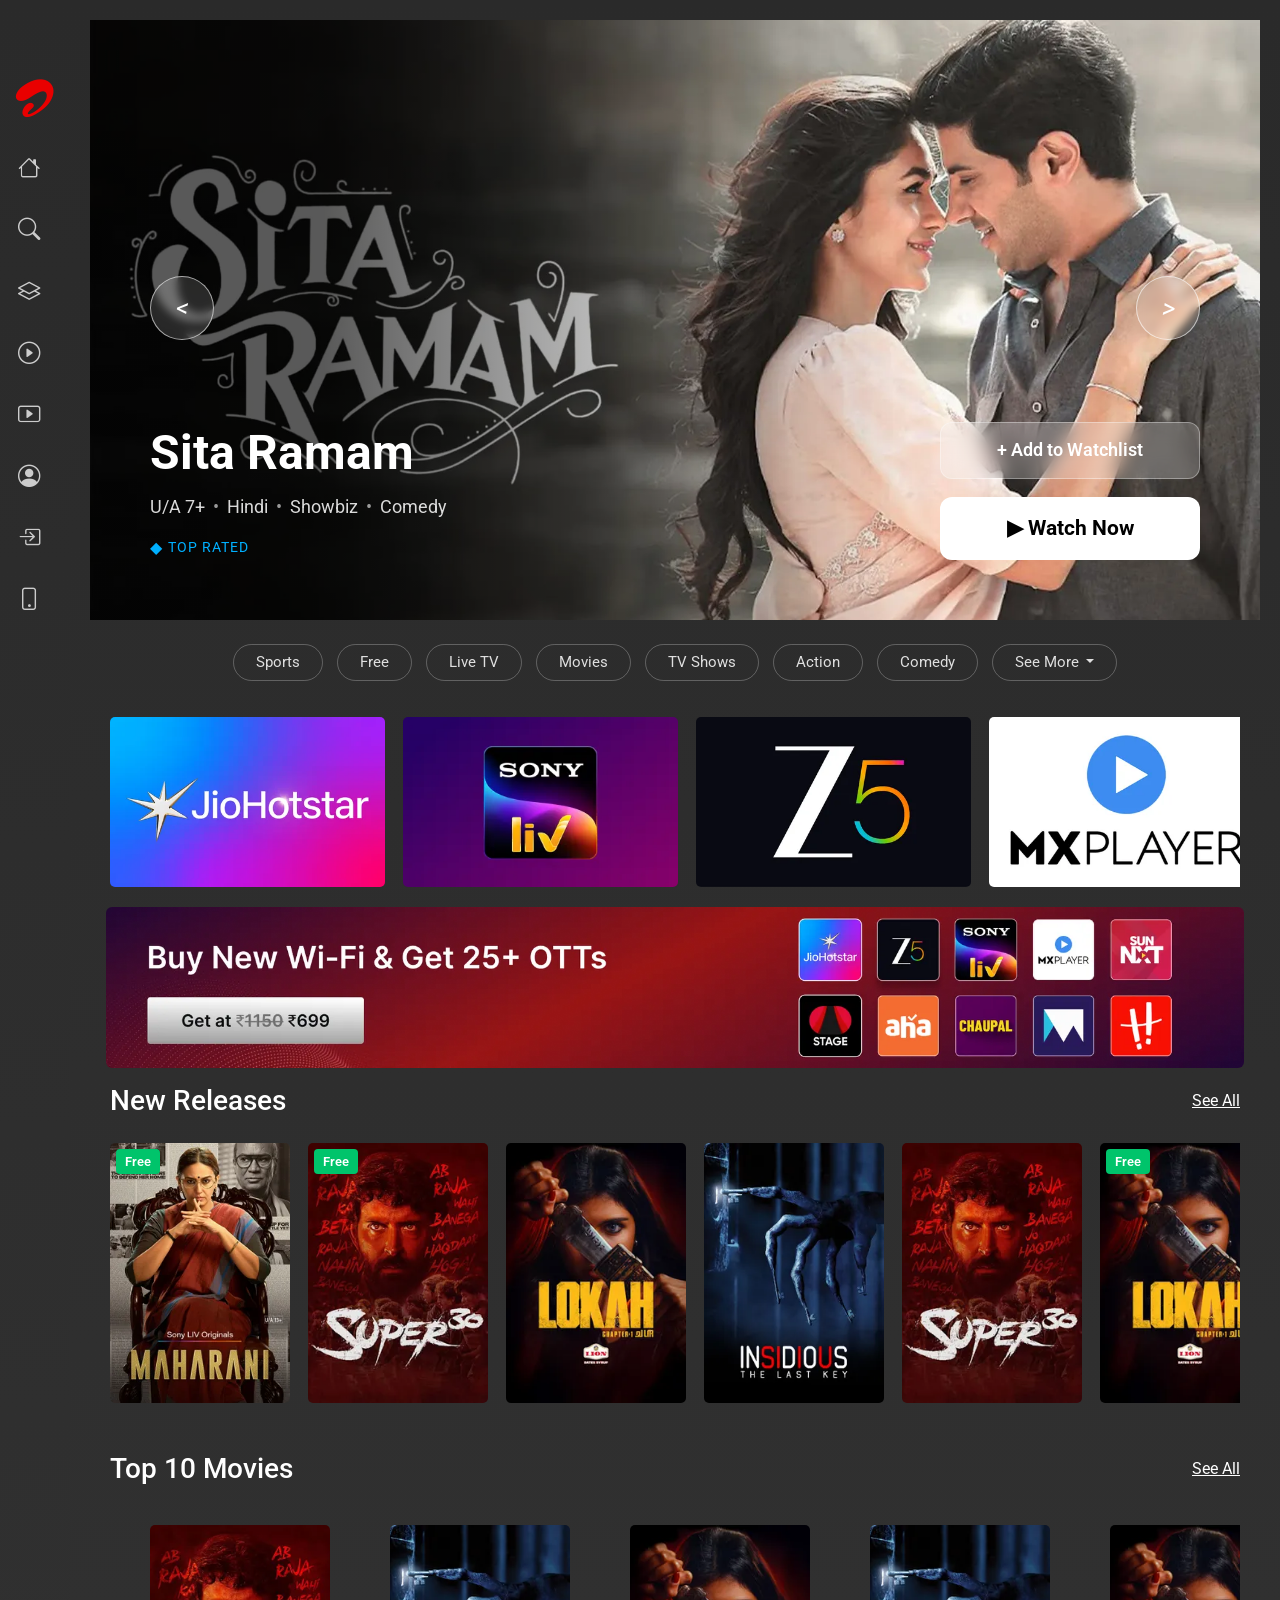
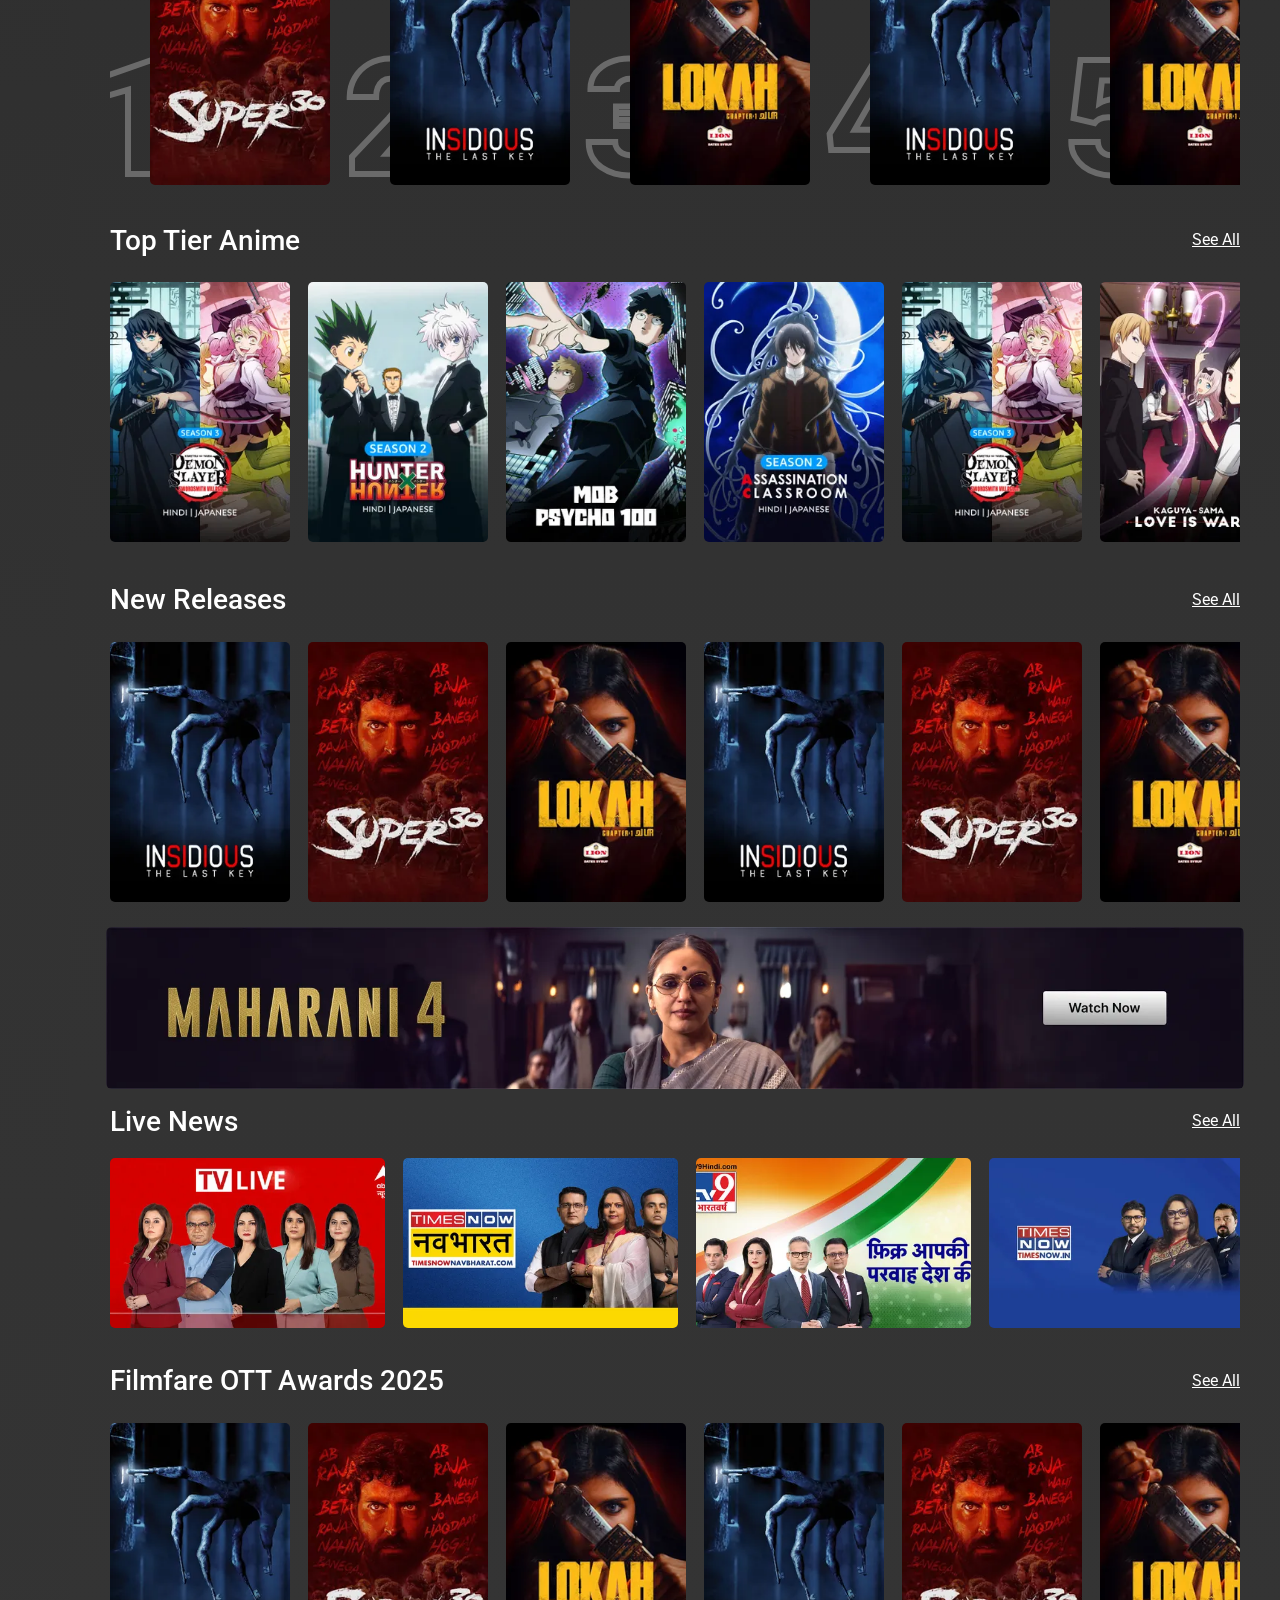
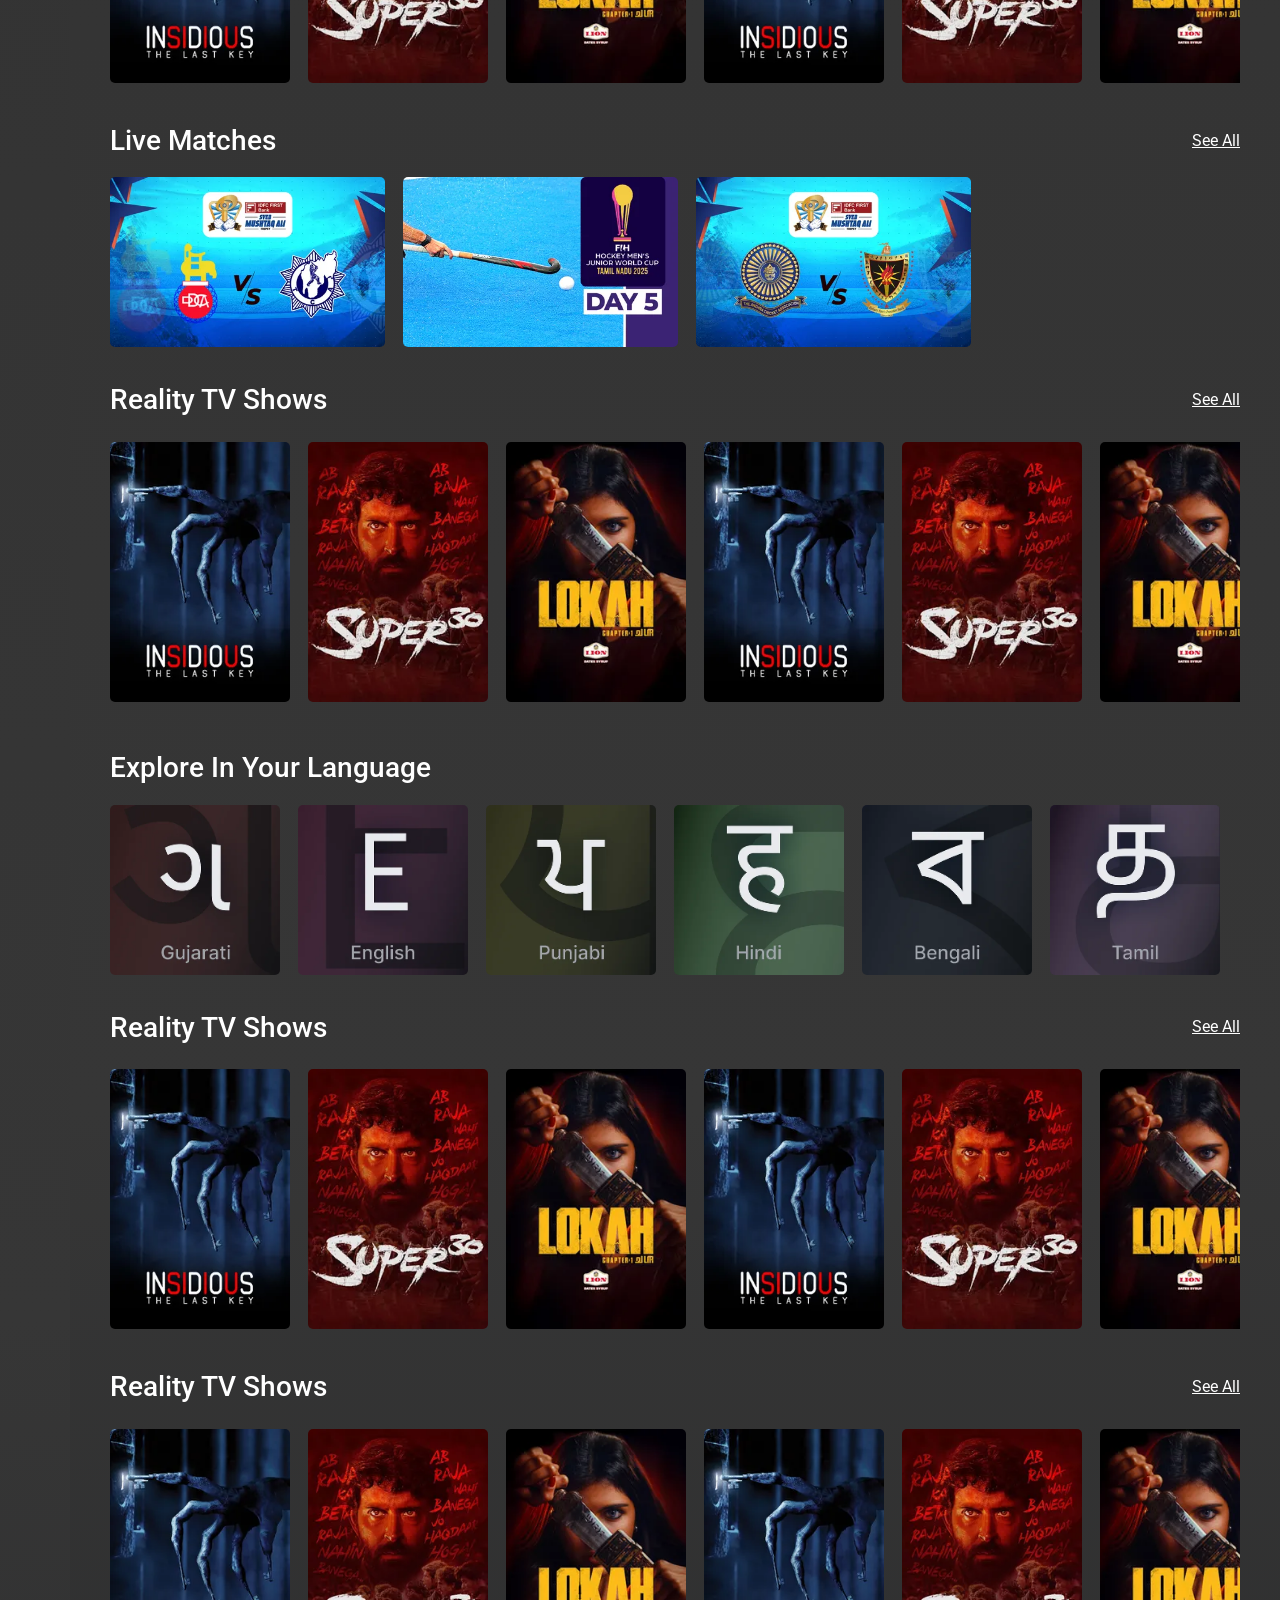
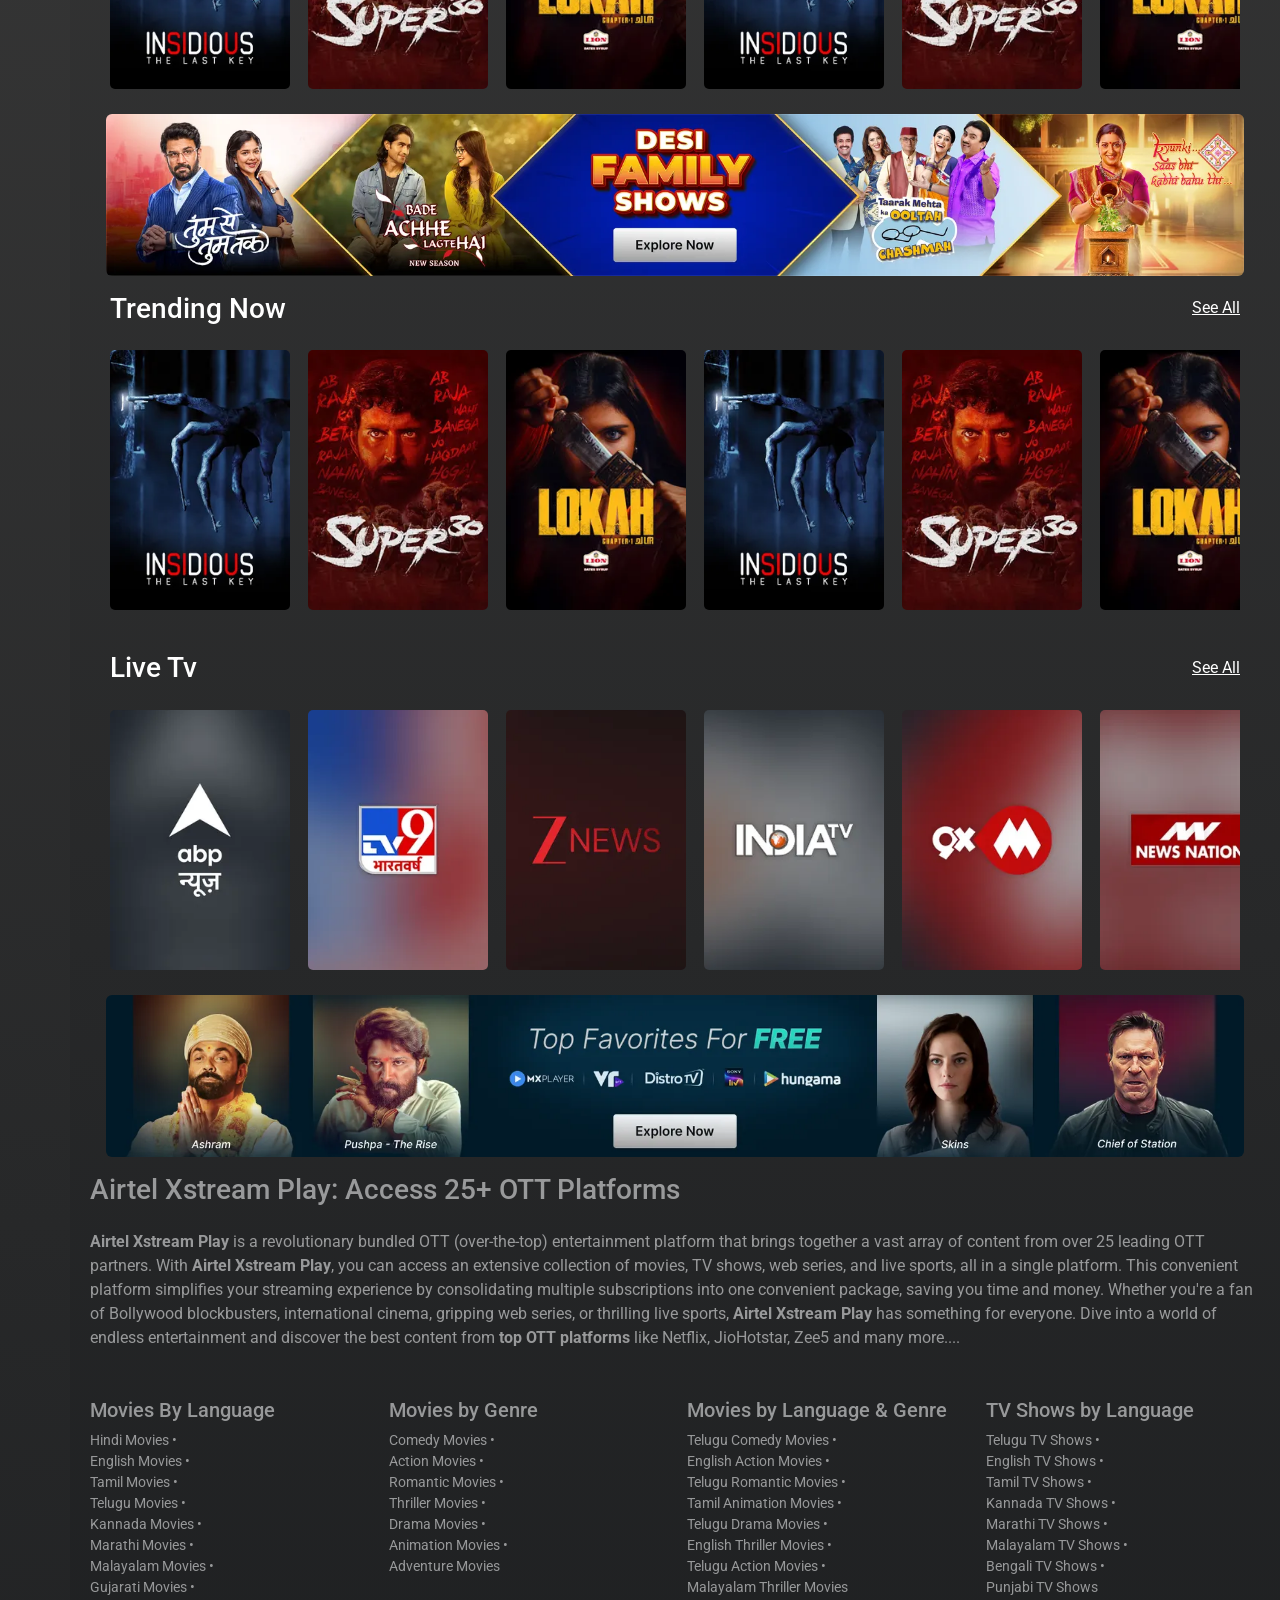
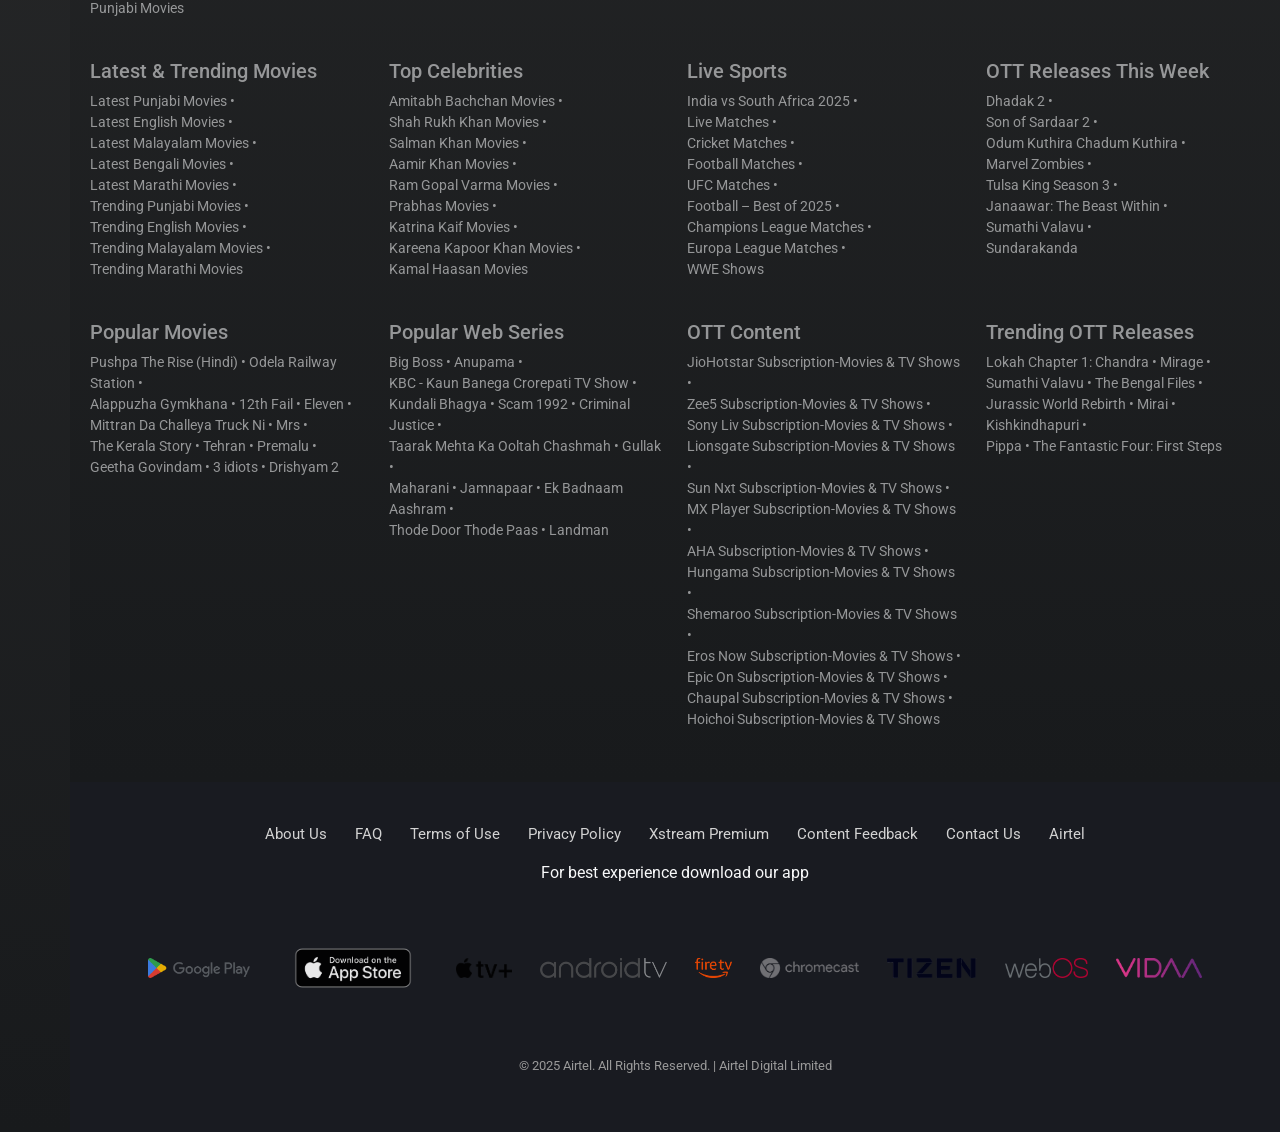
<file: index.html>
<!DOCTYPE html>
<html lang="en">
<head>
    <meta charset="UTF-8">
    <meta name="viewport" content="width=device-width, initial-scale=1.0">
    <title>AirtelXstream</title>

    <link rel="icon" type="image/x-icon" href="/images/airtel-xstream-play-logo-hd.png">
    <link rel="stylesheet" href="./css/style.css">
    <link href="https://cdn.jsdelivr.net/npm/bootstrap@5.3.8/dist/css/bootstrap.min.css" rel="stylesheet">
    <link rel="stylesheet" href="https://cdn.jsdelivr.net/npm/bootstrap-icons@1.11.1/font/bootstrap-icons.css">
    <link rel="preconnect" href="https://fonts.googleapis.com">
    <link rel="preconnect" href="https://fonts.gstatic.com" crossorigin>
    <link href="https://fonts.googleapis.com/css2?family=Montserrat:ital,wght@0,100..900;1,100..900&family=Roboto:ital,wght@0,100..900;1,100..900&display=swap" rel="stylesheet">
</head>
<body>

<div class="page-bg">

    <div class="sidebar">
            <div class="logo mt-2">
                <img src="./images/xsteamplay.png" class="brand">
            </div>
            <ul class="menu">
                <li><a href="./index.html"><i class="bi bi-house"></i><span>Home</span></a>
                </li>
                <li><a href="./search.html"><i class="bi bi-search"></i><span>Search</span></a>
                </li>
                <li><a href="./otts.html"><i class="bi bi-layers"></i><span>OTTs</span></a>
                </li>
                <li><a href="./free.html"><i class="bi bi-play-circle"></i><span>Free</span></a>
                </li>
                <li><a href="./myplan.html"><i class="bi bi-play-btn"></i><span>My Plans</span></a>
                </li>
                <li><a href="./profile.html"><i class="bi bi-person-circle"></i><span>Profile</span></a>
                </li>
                <li>
                    <a href="#" data-bs-toggle="modal" data-bs-target="#loginModal">
                        <i class="bi bi-box-arrow-in-right"></i><span>Log In</span>
                    </a>
                </li>
                <li><a href="https://play.google.com/store/apps/details?id=tv.accedo.airtel.wynk&_branch_match_id=1522531487299482637&utm_source=Website&utm_campaign=Top_Bottom_CTA&utm_medium=Website&_branch_referrer=H4sIAAAAAAAAA8soKSkottLXzy9IzdNLzCwqSc2pKC4pSk3M1cvM00%2F0DMzzCg%2BwcHdKsq8rSk1LLSrKzEuPTyrKLy9OLbJ1ywSK5VcAAJQeFpZEAAAA" target="_blank"><i class="bi bi-phone"></i><span>Get App</span></a>
                </li>
            </ul>
    </div>
    <div class="sidebar-fade"></div>
    <div class="main-content">

        <!-- LOGIN MODAL -->
        <div class="modal fade" id="loginModal" tabindex="-1" aria-hidden="true">
            <div class="modal-dialog modal-dialog-centered">
                <div class="modal-content" style="background:#101214; color:#fff; border-radius:12px; padding:20px 25px;">
                
                <div class="d-flex justify-content-between align-items-center mb-3">
                    <h4 class="m-0">Xstream Play</h4>
                    <button class="btn-close btn-close-white" data-bs-dismiss="modal"></button>
                </div>

                <h5>Enter your Airtel Number</h5>
                <p style="font-size:14px; color:#b9b9b9;">
                    You can also use your Broadband/DTH registered numbers to login
                </p>

                <form>
                    <div class="d-flex align-items-center gap-2 mb-2" style="border-bottom:1px solid #444; padding-bottom:8px;">
                        <span style="font-size:18px;">+91</span>
                        <input id="mobileInput" type="text" class="form-control bg-transparent text-white" placeholder="Enter mobile number">
                    </div>

                    <span id="mobileError" style="color:red; font-size:14px;"></span>

                    <button id="continueBtn" type="button" class="btn w-100 mt-3" style="background:#ffffff; color:#000; border-radius:8px; padding:10px;">
                        Continue
                    </button>
                </form>

                <p class="mt-3 text-center" style="font-size:12px; color:#b9b9b9;">
                    I agree to the <a href="#" style="color:#fff;">Terms of Uses</a> and 
                    <a href="#" style="color:#fff;">Privacy Policy</a>
                </p>

                </div>
            </div>
        </div>

        <!-- OTP MODAL -->
        <div class="modal fade" id="otpModal" tabindex="-1" aria-hidden="true">
            <div class="modal-dialog modal-dialog-centered">
                <div class="modal-content" style="background:#101214; color:#fff; border-radius:12px; padding:25px;">
                    <div class="d-flex align-items-center mb-3">
                        <h5 class="m-0">Verify your number</h5>
                    </div>

                    <p class="mb-1">Enter OTP sent to <span id="otpMobile" style="font-weight:600;"></span></p>

                    <div class="d-flex justify-content-between gap-2 my-4">
                        <input maxlength="1" class="otp-input form-control text-center bg-transparent text-white">
                        <input maxlength="1" class="otp-input form-control text-center bg-transparent text-white">
                        <input maxlength="1" class="otp-input form-control text-center bg-transparent text-white">
                        <input maxlength="1" class="otp-input form-control text-center bg-transparent text-white">
                    </div>

                    <span id="otpError" style="color:red; font-size:14px;"></span>
                    <p class="text-center mb-4" id="resendTimer" style="color:#b9b9b9;">Resend OTP in (0:30)</p>

                    <button class="btn w-100" style="background:#ffffff; color:#000; border-radius:8px; padding:10px;">
                        VERIFY
                    </button>

                    <p class="mt-3 text-center" style="font-size:12px; color:#b9b9b9;">
                        I agree to the <a href="#" style="color:#fff;">Terms of Uses</a> and
                        <a href="#" style="color:#fff;">Privacy Policy</a>
                    </p>

                </div>
            </div>
        </div>

        <!-- Hero Slider Start -->
        <div id="heroCarousel" class="carousel slide" data-bs-ride="carousel" data-bs-interval="3500">

            <div class="carousel-inner">

                <div class="carousel-item active">
                    <img src="./images/index/slider4.webp" class="d-block w-100 hero-slide-img">

                    <div class="hero-overlay"></div>

                    <div class="hero-content">

                        <div class="hero-left">
                            <h2 class="hero-title">Sita Ramam</h2>

                            <div class="hero-tags">
                                <span class="hero-tag">U/A 7+</span>
                                <span class="hero-dot">•</span>
                                <span class="hero-tag">Hindi</span>
                                <span class="hero-dot">•</span>
                                <span class="hero-tag">Showbiz</span>
                                <span class="hero-dot">•</span>
                                <span class="hero-tag">Comedy</span>
                            </div>

                            <div class="hero-rating">
                                <span class="rating-diamond">◆</span>
                                <span class="rating-text">TOP RATED</span>
                            </div>
                        </div>

                        <div class="hero-right">
                            <button class="hero-watchlist-btn">+ Add to Watchlist</button>
                            <a href="./videos/record.mp4"><button class="hero-watchnow-btn">▶ Watch Now</button></a>
                        </div>

                    </div>
                </div>

                <div class="carousel-item">
                    <img src="./images/index/slider2.webp" class="d-block w-100 hero-slide-img">
                    <div class="hero-overlay"></div>

                    <div class="hero-content">
                        <div class="hero-left">
                            <h2 class="hero-title">Jailer</h2>

                            <div class="hero-tags">
                                <span class="hero-tag">U/A 16+</span>
                                <span class="hero-dot">•</span>
                                <span class="hero-tag">Action</span>
                                <span class="hero-dot">•</span>
                                <span class="hero-tag">Crime</span>
                            </div>
                        </div>

                        <div class="hero-right">
                            <button class="hero-watchlist-btn">+ Add to Watchlist</button>
                            <a href="./videos/record.mp4"><button class="hero-watchnow-btn">▶ Watch Now</button></a>
                        </div>
                    </div>
                </div>

                <div class="carousel-item">
                    <img src="./images/index/slider3.webp" class="d-block w-100 hero-slide-img">

                    <div class="hero-overlay"></div>

                    <div class="hero-content">
                        <div class="hero-left">
                            <h2 class="hero-title">Ram Setu</h2>

                            <div class="hero-tags">
                                <span class="hero-dot">•</span>
                                <span class="hero-tag">Drama</span>
                                <span class="hero-dot">•</span>
                                <span class="hero-tag">Family</span>
                            </div>

                            <div class="hero-rating">
                                <span class="rating-diamond">◆</span>
                                <span class="rating-text">TOP RATED</span>
                            </div>
                        </div>

                        <div class="hero-right">
                            <button class="hero-watchlist-btn">+ Add to Watchlist</button>
                            <a href="./videos/record.mp4"><button class="hero-watchnow-btn">▶ Watch Now</button></a>
                        </div>
                    </div>
                </div>

                <div class="carousel-item">
                    <img src="./images/index/slider1.webp" class="d-block w-100 hero-slide-img">

                    <div class="hero-overlay"></div>

                    <div class="hero-content">
                        <div class="hero-left">
                            <h2 class="hero-title">Pippa</h2>

                            <div class="hero-tags">
                                <span class="hero-tag">U/A 16+</span>
                                <span class="hero-dot">•</span>
                                <span class="hero-tag">Action</span>
                                <span class="hero-dot">•</span>
                                <span class="hero-tag">Mystery</span>
                            </div>
                        </div>

                        <div class="hero-right">
                            <button class="hero-watchlist-btn">+ Add to Watchlist</button>
                            <a href="./videos/record.mp4"><button class="hero-watchnow-btn">▶ Watch Now</button></a>
                        </div>
                    </div>
                </div>

            </div>

            <button class="hero-arrow hero-prev" type="button" data-bs-target="#heroCarousel" data-bs-slide="prev">
                <i>&lt;</i>
            </button>

            <button class="hero-arrow hero-next" type="button" data-bs-target="#heroCarousel" data-bs-slide="next">
                <i>&gt;</i>
            </button>

        </div>

        <!-- Hero Slider End -->
        
        <!-- Category Bar -->
        <div class="category-wrapper py-3 mt-2">
            <div class="container">
            <div class="category-buttons">

                <button class="category-btn">Sports</button>
                <button class="category-btn">Free</button>
                <button class="category-btn">Live TV</button>
                <button class="category-btn">Movies</button>
                <button class="category-btn">TV Shows</button>
                <button class="category-btn">Action</button>
                <button class="category-btn">Comedy</button>

                <div class="dropdown">
                <button class="category-btn dropdown-toggle" data-bs-toggle="dropdown" aria-expanded="false">
                    See More
                </button>

                <ul class="dropdown-menu dropdown-menu-dark">
                    <li><a class="dropdown-item" href="#">Horror</a></li>
                    <li><a class="dropdown-item" href="#">Romance</a></li>
                    <li><a class="dropdown-item" href="#">Thriller</a></li>
                </ul>
                </div>

            </div>
            </div>
        </div>
        <!-- Category Bar -->

        <!-- OTT Logos Row -->
        <div class="live-section">
            <div class="live-scroll-container">
                <button class="scroll-btn left-btn">❮</button>

                <div class="live-scroller">
                    <div class="live-scroll-inner">
                        <div class="live-card-wrapper">
                            <a href="./singleott.html">
                                <div class="live-card">
                                    <img src="./images/index/ottlogo1.webp" alt="News">
                                </div>
                            </a>
                        </div>
                        <div class="live-card-wrapper">
                            <a href="./singleott.html">
                                <div class="live-card">
                                    <img src="./images/index/ottlogo2.webp" alt="News">
                                </div>
                            </a>
                        </div>
                        <div class="live-card-wrapper">
                            <a href="./singleott.html">
                                <div class="live-card">
                                    <img src="./images/index/ottlogo3.webp" alt="News">
                                </div>
                            </a>
                        </div>
                        <div class="live-card-wrapper">
                            <a href="./singleott.html">
                                <div class="live-card">
                                    <img src="./images/index/ottlogo4.webp" alt="News">
                                </div>
                            </a>
                        </div>
                        <div class="live-card-wrapper">
                            <a href="./singleott.html">
                                <div class="live-card">
                                    <img src="./images/index/ottlogo5.webp" alt="News">
                                </div>
                            </a>
                        </div>
                        <div class="live-card-wrapper">
                            <a href="./singleott.html">
                                <div class="live-card">
                                    <img src="./images/index/ottlogo6.webp" alt="News">
                                </div>
                            </div>
                        </a>
                        <div class="live-card-wrapper">
                            <a href="./singleott.html">
                                <div class="live-card">
                                    <img src="./images/index/ottlogo7.webp" alt="News">
                                </div>
                            </a>
                        </div>
                        <div class="live-card-wrapper">
                            <a href="./singleott.html">
                                <div class="live-card">
                                    <img src="./images/index/ottlogo8.webp" alt="News">
                                </div>
                            </a>
                        </div>
                        <div class="live-card-wrapper">
                            <a href="./singleott.html">
                                <div class="live-card">
                                    <img src="./images/index/ottlogo9.webp" alt="News">
                                </div>
                            </a>
                        </div>
                    </div>
                </div>

                <button class="scroll-btn right-btn">❯</button>
            </div>
        </div>
        <!-- OTT Logos Row -->

        <!-- WiFi Banner -->
        <div class="text-center mx-3">
            <a href="https://www.airtel.in/new-connection/broadband/?price=499&utm_source=xstream&utm_campaign=bb_acq_xstream_continue_watch_web"><img src="/images/index/wifi-banner.webp" class="img-fluid rounded-2 wifi-banner"></a>
        </div>

        <div class="movie-section mt-3">
            <div class="d-flex justify-content-between align-items-center">
                <h3 class="text-white m-0">New Releases</h3>
                <a href="./seeall.html" class="text-white">See All</a>
            </div>
            <div class="movie-scroll-container">
                <button class="scroll-btn left-btn">❮</button>
                <div class="movie-scroller">
                    <div class="movie-scroll-inner">
                        <div class="movie-card-wrapper">
                            <a href="./webseriespage.html" class="movie-link">
                                <div class="movie-card">

                                    <span class="free-badge">Free</span>

                                    <img src="./images/episodes/maharani2.webp" alt="movie">

                                    <div class="card-overlay">
                                        <h5 class="movie-title">Maharani</h5>
                                        <div class="badges">
                                            <span class="badge age">U/A 13+</span>
                                            <span class="badge type">Movie</span>
                                        </div>
                                        <button class="watchlist-btn"><span>+</span> Add To Watchlist</button>
                                    </div>

                                </div>
                            </a>
                        </div>

                        <div class="movie-card-wrapper">
                            <a href="./singlepage.html" class="movie-link">
                                <div class="movie-card">
                                    <span class="free-badge">Free</span>
                                    <img src="./images/index/super30.webp" alt="movie">
                                    <div class="card-overlay">
                                        <h5 class="movie-title">Super 30</h5>
                                        <div class="badges">
                                            <span class="badge age">U/A 13+</span>
                                            <span class="badge type">Movie</span>
                                        </div>
                                        <button class="watchlist-btn"><span>+</span> Add To Watchlist</button>
                                    </div>
                                </div>
                            </a>
                        </div>

                        <div class="movie-card-wrapper">
                            <a href="./singlepage.html" class="movie-link">
                                <div class="movie-card">
                                    <img src="./images/index/lokah.webp" alt="movie">
                                    <div class="card-overlay">
                                        <h5 class="movie-title">Lokah</h5>
                                        <div class="badges">
                                            <span class="badge age">U/A 13+</span>
                                            <span class="badge type">Movie</span>
                                        </div>
                                        <button class="watchlist-btn"><span>+</span> Add To Watchlist</button>
                                    </div>
                                </div>
                            </a>
                        </div>
                        <div class="movie-card-wrapper">
                            <a href="./singlepage.html" class="movie-link">
                                <div class="movie-card">
                                    <img src="./images/index/insidiousthelastkey_portrait_thumb.webp" alt="movie">
                                    <div class="card-overlay">
                                        <h5 class="movie-title">Insidious The Lastkey</h5>
                                        <div class="badges">
                                            <span class="badge age">U/A 13+</span>
                                            <span class="badge type">Movie</span>
                                        </div>
                                        <button class="watchlist-btn"><span>+</span> Add To Watchlist</button>
                                    </div>
                                </div>
                            </a>
                        </div>
                        <div class="movie-card-wrapper">
                            <a href="./singlepage.html" class="movie-link">
                                <div class="movie-card">
                                    <img src="./images/index/super30.webp" alt="movie">
                                    <div class="card-overlay">
                                        <h5 class="movie-title">Super 30</h5>
                                        <div class="badges">
                                            <span class="badge age">U/A 13+</span>
                                            <span class="badge type">Movie</span>
                                        </div>
                                        <button class="watchlist-btn"><span>+</span> Add To Watchlist</button>
                                    </div>
                                </div>
                            </a>
                        </div>

                        <div class="movie-card-wrapper">
                            <a href="./singlepage.html" class="movie-link">
                                <div class="movie-card">
                                    <span class="free-badge">Free</span>

                                    <img src="./images/index/lokah.webp" alt="movie">
                                    <div class="card-overlay">
                                        <h5 class="movie-title">Lokah</h5>
                                        <div class="badges">
                                            <span class="badge age">U/A 13+</span>
                                            <span class="badge type">Movie</span>
                                        </div>
                                        <button class="watchlist-btn"><span>+</span> Add To Watchlist</button>
                                    </div>
                                </div>
                            </a>
                        </div>
                        <div class="movie-card-wrapper">
                            <a href="./singlepage.html" class="movie-link">
                                <div class="movie-card">
                                    <img src="./images/index/lokah.webp" alt="movie">
                                    <div class="card-overlay">
                                        <h5 class="movie-title">Lokah</h5>
                                        <div class="badges">
                                            <span class="badge age">U/A 13+</span>
                                            <span class="badge type">Movie</span>
                                        </div>
                                        <button class="watchlist-btn"><span>+</span> Add To Watchlist</button>
                                    </div>
                                </div>
                            </a>
                        </div>
                        <div class="movie-card-wrapper">
                            <a href="./singlepage.html" class="movie-link">
                                <div class="movie-card">
                                    <img src="./images/index/insidiousthelastkey_portrait_thumb.webp" alt="movie">
                                    <div class="card-overlay">
                                        <h5 class="movie-title">Insidious The Lastkey</h5>
                                        <div class="badges">
                                            <span class="badge age">U/A 13+</span>
                                            <span class="badge type">Movie</span>
                                        </div>
                                        <button class="watchlist-btn"><span>+</span> Add To Watchlist</button>
                                    </div>
                                </div>
                            </a>
                        </div>
                        <div class="movie-card-wrapper">
                            <a href="./singlepage.html" class="movie-link">
                                <div class="movie-card">
                                    <img src="./images/index/super30.webp" alt="movie">
                                    <div class="card-overlay">
                                        <h5 class="movie-title">Super 30</h5>
                                        <div class="badges">
                                            <span class="badge age">U/A 13+</span>
                                            <span class="badge type">Movie</span>
                                        </div>
                                        <button class="watchlist-btn"><span>+</span> Add To Watchlist</button>
                                    </div>
                                </div>
                            </a>
                        </div>

                        <div class="movie-card-wrapper">
                            <a href="./singlepage.html" class="movie-link">
                                <div class="movie-card">
                                    <img src="./images/index/lokah.webp" alt="movie">
                                    <div class="card-overlay">
                                        <h5 class="movie-title">Lokah</h5>
                                        <div class="badges">
                                            <span class="badge age">U/A 13+</span>
                                            <span class="badge type">Movie</span>
                                        </div>
                                        <button class="watchlist-btn"><span>+</span> Add To Watchlist</button>
                                    </div>
                                </div>
                            </a>
                        </div>

                    </div>
                </div>
                <button class="scroll-btn right-btn">❯</button>
            </div>
        </div> 

        <div class="top10-section mt-4">

            <div class="d-flex justify-content-between align-items-center mb-3">
                <h3 class="text-white m-0">Top 10 Movies</h3>
                <a href="./seeall.html" class="text-white">See All</a>
            </div>

            <div class="top10-scroll-container">

                <button class="top10-scroll-btn top10-left-btn">❮</button>

                <div class="top10-scroller">
                    <div class="top10-scroll-inner">

                        <!-- ITEM 1 -->
                        <div class="top10-card-wrapper ms-4">
                            <div class="top10-number">1</div>

                            <div class="top10-card ms-3">
                                <img src="./images/index/super30.webp" alt="movie">

                                <div class="top10-overlay">
                                    <h5 class="top10-title">Super 30</h5>

                                    <div class="top10-badges">
                                        <span class="top10-badge age">U/A 13+</span>
                                        <span class="top10-badge type">Movie</span>
                                    </div>

                                    <button class="top10-watchlist">
                                        <span>+</span> Add To Watchlist
                                    </button>
                                </div>
                            </div>
                        </div>

                        <!-- ITEM 2 -->
                        <div class="top10-card-wrapper">
                            <div class="top10-number">2</div>

                            <div class="top10-card">
                                <img src="./images/index/insidiousthelastkey_portrait_thumb.webp">

                                <div class="top10-overlay">
                                    <h5 class="top10-title">Insidious</h5>

                                    <div class="top10-badges">
                                        <span class="top10-badge age">U/A 13+</span>
                                        <span class="top10-badge type">Movie</span>
                                    </div>

                                    <button class="top10-watchlist">
                                        <span>+</span> Add To Watchlist
                                    </button>
                                </div>
                            </div>
                        </div>

                        <!-- ITEM 3 -->
                        <div class="top10-card-wrapper">
                            <div class="top10-number">3</div>

                            <div class="top10-card">
                                <img src="./images/index/lokah.webp">

                                <div class="top10-overlay">
                                    <h5 class="top10-title">Lokah</h5>

                                    <div class="top10-badges">
                                        <span class="top10-badge age">U/A 13+</span>
                                        <span class="top10-badge type">Movie</span>
                                    </div>

                                    <button class="top10-watchlist">
                                        <span>+</span> Add To Watchlist
                                    </button>
                                </div>
                            </div>
                        </div>
                        <!-- ITEM 2 -->
                        <div class="top10-card-wrapper">
                            <div class="top10-number">4</div>

                            <div class="top10-card">
                                <img src="./images/index/insidiousthelastkey_portrait_thumb.webp">

                                <div class="top10-overlay">
                                    <h5 class="top10-title">Insidious</h5>

                                    <div class="top10-badges">
                                        <span class="top10-badge age">U/A 13+</span>
                                        <span class="top10-badge type">Movie</span>
                                    </div>

                                    <button class="top10-watchlist">
                                        <span>+</span> Add To Watchlist
                                    </button>
                                </div>
                            </div>
                        </div>

                        <!-- ITEM 3 -->
                        <div class="top10-card-wrapper">
                            <div class="top10-number">5</div>

                            <div class="top10-card">
                                <img src="./images/index/lokah.webp">

                                <div class="top10-overlay">
                                    <h5 class="top10-title">Lokah</h5>

                                    <div class="top10-badges">
                                        <span class="top10-badge age">U/A 13+</span>
                                        <span class="top10-badge type">Movie</span>
                                    </div>

                                    <button class="top10-watchlist">
                                        <span>+</span> Add To Watchlist
                                    </button>
                                </div>
                            </div>
                        </div>
                        <!-- ITEM 2 -->
                        <div class="top10-card-wrapper">
                            <div class="top10-number">6</div>

                            <div class="top10-card">
                                <img src="./images/index/insidiousthelastkey_portrait_thumb.webp">

                                <div class="top10-overlay">
                                    <h5 class="top10-title">Insidious</h5>

                                    <div class="top10-badges">
                                        <span class="top10-badge age">U/A 13+</span>
                                        <span class="top10-badge type">Movie</span>
                                    </div>

                                    <button class="top10-watchlist">
                                        <span>+</span> Add To Watchlist
                                    </button>
                                </div>
                            </div>
                        </div>

                        <!-- ITEM 3 -->
                        <div class="top10-card-wrapper">
                            <div class="top10-number">7</div>

                            <div class="top10-card">
                                <img src="./images/index/lokah.webp">

                                <div class="top10-overlay">
                                    <h5 class="top10-title">Lokah</h5>

                                    <div class="top10-badges">
                                        <span class="top10-badge age">U/A 13+</span>
                                        <span class="top10-badge type">Movie</span>
                                    </div>

                                    <button class="top10-watchlist">
                                        <span>+</span> Add To Watchlist
                                    </button>
                                </div>
                            </div>
                        </div>
                        <!-- ITEM 2 -->
                        <div class="top10-card-wrapper">
                            <div class="top10-number">8</div>

                            <div class="top10-card">
                                <img src="./images/index/insidiousthelastkey_portrait_thumb.webp">

                                <div class="top10-overlay">
                                    <h5 class="top10-title">Insidious</h5>

                                    <div class="top10-badges">
                                        <span class="top10-badge age">U/A 13+</span>
                                        <span class="top10-badge type">Movie</span>
                                    </div>

                                    <button class="top10-watchlist">
                                        <span>+</span> Add To Watchlist
                                    </button>
                                </div>
                            </div>
                        </div>

                        <!-- ITEM 3 -->
                        <div class="top10-card-wrapper">
                            <div class="top10-number">9</div>

                            <div class="top10-card">
                                <img src="./images/index/lokah.webp">

                                <div class="top10-overlay">
                                    <h5 class="top10-title">Lokah</h5>

                                    <div class="top10-badges">
                                        <span class="top10-badge age">U/A 13+</span>
                                        <span class="top10-badge type">Movie</span>
                                    </div>

                                    <button class="top10-watchlist">
                                        <span>+</span> Add To Watchlist
                                    </button>
                                </div>
                            </div>
                        </div>
                    </div>
                </div>

                <button class="top10-scroll-btn top10-right-btn">❯</button>

            </div>
        </div>

        <div class="movie-section mt-3">
            <div class="d-flex justify-content-between align-items-center">
                <h3 class="text-white m-0">Top Tier Anime</h3>
                <a href="./seeall.html" class="text-white">See All</a>
            </div>
            <div class="movie-scroll-container">
                <button class="scroll-btn left-btn">❮</button>
                <div class="movie-scroller">
                    <div class="movie-scroll-inner">
                        <div class="movie-card-wrapper">
                            <a href="./singlepage.html" class="movie-link">
                                <div class="movie-card">
                                    <img src="./images/index/anime1.webp" alt="movie">
                                    <div class="card-overlay">
                                        <h5 class="movie-title">Insidious The Lastkey</h5>
                                        <div class="badges">
                                            <span class="badge age">U/A 13+</span>
                                            <span class="badge type">Movie</span>
                                        </div>
                                        <button class="watchlist-btn"><span>+</span> Add To Watchlist</button>
                                    </div>
                                </div>
                            </a>
                        </div>
                        <div class="movie-card-wrapper">
                            <a href="./singlepage.html" class="movie-link">
                                <div class="movie-card">
                                    <img src="./images/index/anime5.webp" alt="movie">
                                    <div class="card-overlay">
                                        <h5 class="movie-title">Super 30</h5>
                                        <div class="badges">
                                            <span class="badge age">U/A 13+</span>
                                            <span class="badge type">Movie</span>
                                        </div>
                                        <button class="watchlist-btn"><span>+</span> Add To Watchlist</button>
                                    </div>
                                </div>
                            </a>
                        </div>

                        <div class="movie-card-wrapper">
                            <a href="./singlepage.html" class="movie-link">
                                <div class="movie-card">
                                    <img src="./images/index/anime8.webp" alt="movie">
                                    <div class="card-overlay">
                                        <h5 class="movie-title">Lokah</h5>
                                        <div class="badges">
                                            <span class="badge age">U/A 13+</span>
                                            <span class="badge type">Movie</span>
                                        </div>
                                        <button class="watchlist-btn"><span>+</span> Add To Watchlist</button>
                                    </div>
                                </div>
                            </a>
                        </div>
                        <div class="movie-card-wrapper">
                            <a href="./singlepage.html" class="movie-link">
                                <div class="movie-card">
                                    <img src="./images/index/anime2.webp" alt="movie">
                                    <div class="card-overlay">
                                        <h5 class="movie-title">Insidious The Lastkey</h5>
                                        <div class="badges">
                                            <span class="badge age">U/A 13+</span>
                                            <span class="badge type">Movie</span>
                                        </div>
                                        <button class="watchlist-btn"><span>+</span> Add To Watchlist</button>
                                    </div>
                                </div>
                            </a>
                        </div>
                        <div class="movie-card-wrapper">
                            <a href="./singlepage.html" class="movie-link">
                                <div class="movie-card">
                                    <img src="./images/index/anime1.webp" alt="movie">
                                    <div class="card-overlay">
                                        <h5 class="movie-title">Super 30</h5>
                                        <div class="badges">
                                            <span class="badge age">U/A 13+</span>
                                            <span class="badge type">Movie</span>
                                        </div>
                                        <button class="watchlist-btn"><span>+</span> Add To Watchlist</button>
                                    </div>
                                </div>
                            </a>
                        </div>

                        <div class="movie-card-wrapper">
                            <a href="./singlepage.html" class="movie-link">
                                <div class="movie-card">
                                    <img src="./images/index/anime6.webp" alt="movie">
                                    <div class="card-overlay">
                                        <h5 class="movie-title">Lokah</h5>
                                        <div class="badges">
                                            <span class="badge age">U/A 13+</span>
                                            <span class="badge type">Movie</span>
                                        </div>
                                        <button class="watchlist-btn"><span>+</span> Add To Watchlist</button>
                                    </div>
                                </div>
                            </a>
                        </div>
                        <div class="movie-card-wrapper">
                            <a href="./singlepage.html" class="movie-link">
                                <div class="movie-card">
                                    <img src="./images/index/anime4.webp" alt="movie">
                                    <div class="card-overlay">
                                        <h5 class="movie-title">Lokah</h5>
                                        <div class="badges">
                                            <span class="badge age">U/A 13+</span>
                                            <span class="badge type">Movie</span>
                                        </div>
                                        <button class="watchlist-btn"><span>+</span> Add To Watchlist</button>
                                    </div>
                                </div>
                            </a>
                        </div>
                        <div class="movie-card-wrapper">
                            <a href="./singlepage.html" class="movie-link">
                                <div class="movie-card">
                                    <img src="/images/index/anime3.webp" alt="movie">
                                    <div class="card-overlay">
                                        <h5 class="movie-title">Insidious The Lastkey</h5>
                                        <div class="badges">
                                            <span class="badge age">U/A 13+</span>
                                            <span class="badge type">Movie</span>
                                        </div>
                                        <button class="watchlist-btn"><span>+</span> Add To Watchlist</button>
                                    </div>
                                </div>
                            </a>
                        </div>
                        <div class="movie-card-wrapper">
                            <a href="./singlepage.html" class="movie-link">
                                <div class="movie-card">
                                    <img src="./images/index/anime5.webp" alt="movie">
                                    <div class="card-overlay">
                                        <h5 class="movie-title">Super 30</h5>
                                        <div class="badges">
                                            <span class="badge age">U/A 13+</span>
                                            <span class="badge type">Movie</span>
                                        </div>
                                        <button class="watchlist-btn"><span>+</span> Add To Watchlist</button>
                                    </div>
                                </div>
                            </a>
                        </div>

                        <div class="movie-card-wrapper">
                            <a href="./singlepage.html" class="movie-link">
                                <div class="movie-card">
                                    <img src="./images/index/anime6.webp" alt="movie">
                                    <div class="card-overlay">
                                        <h5 class="movie-title">Lokah</h5>
                                        <div class="badges">
                                            <span class="badge age">U/A 13+</span>
                                            <span class="badge type">Movie</span>
                                        </div>
                                        <button class="watchlist-btn"><span>+</span> Add To Watchlist</button>
                                    </div>
                                </div>
                            </a>
                        </div>

                    </div>
                </div>
                <button class="scroll-btn right-btn">❯</button>
            </div>
        </div> 

        <div class="movie-section mt-3">
            <div class="d-flex justify-content-between align-items-center">
                <h3 class="text-white m-0">New Releases</h3>
                <a href="./seeall.html" class="text-white">See All</a>
            </div>
            <div class="movie-scroll-container">
                <button class="scroll-btn left-btn">❮</button>
                <div class="movie-scroller">
                    <div class="movie-scroll-inner">
                        <div class="movie-card-wrapper">
                            <a href="./singlepage.html" class="movie-link">
                                <div class="movie-card">
                                    <img src="./images/index/insidiousthelastkey_portrait_thumb.webp" alt="movie">
                                    <div class="card-overlay">
                                        <h5 class="movie-title">Insidious The Lastkey</h5>
                                        <div class="badges">
                                            <span class="badge age">U/A 13+</span>
                                            <span class="badge type">Movie</span>
                                        </div>
                                        <button class="watchlist-btn"><span>+</span> Add To Watchlist</button>
                                    </div>
                                </div>
                            </a>
                        </div>
                        <div class="movie-card-wrapper">
                            <a href="./singlepage.html" class="movie-link">
                                <div class="movie-card">
                                    <img src="./images/index/super30.webp" alt="movie">
                                    <div class="card-overlay">
                                        <h5 class="movie-title">Super 30</h5>
                                        <div class="badges">
                                            <span class="badge age">U/A 13+</span>
                                            <span class="badge type">Movie</span>
                                        </div>
                                        <button class="watchlist-btn"><span>+</span> Add To Watchlist</button>
                                    </div>
                                </div>
                            </a>
                        </div>

                        <div class="movie-card-wrapper">
                            <a href="./singlepage.html" class="movie-link">
                                <div class="movie-card">
                                    <img src="./images/index/lokah.webp" alt="movie">
                                    <div class="card-overlay">
                                        <h5 class="movie-title">Lokah</h5>
                                        <div class="badges">
                                            <span class="badge age">U/A 13+</span>
                                            <span class="badge type">Movie</span>
                                        </div>
                                        <button class="watchlist-btn"><span>+</span> Add To Watchlist</button>
                                    </div>
                                </div>
                            </a>
                        </div>
                        <div class="movie-card-wrapper">
                            <a href="./singlepage.html" class="movie-link">
                                <div class="movie-card">
                                    <img src="./images/index/insidiousthelastkey_portrait_thumb.webp" alt="movie">
                                    <div class="card-overlay">
                                        <h5 class="movie-title">Insidious The Lastkey</h5>
                                        <div class="badges">
                                            <span class="badge age">U/A 13+</span>
                                            <span class="badge type">Movie</span>
                                        </div>
                                        <button class="watchlist-btn"><span>+</span> Add To Watchlist</button>
                                    </div>
                                </div>
                            </a>
                        </div>
                        <div class="movie-card-wrapper">
                            <a href="./singlepage.html" class="movie-link">
                                <div class="movie-card">
                                    <img src="./images/index/super30.webp" alt="movie">
                                    <div class="card-overlay">
                                        <h5 class="movie-title">Super 30</h5>
                                        <div class="badges">
                                            <span class="badge age">U/A 13+</span>
                                            <span class="badge type">Movie</span>
                                        </div>
                                        <button class="watchlist-btn"><span>+</span> Add To Watchlist</button>
                                    </div>
                                </div>
                            </a>
                        </div>

                        <div class="movie-card-wrapper">
                            <a href="./singlepage.html" class="movie-link">
                                <div class="movie-card">
                                    <img src="./images/index/lokah.webp" alt="movie">
                                    <div class="card-overlay">
                                        <h5 class="movie-title">Lokah</h5>
                                        <div class="badges">
                                            <span class="badge age">U/A 13+</span>
                                            <span class="badge type">Movie</span>
                                        </div>
                                        <button class="watchlist-btn"><span>+</span> Add To Watchlist</button>
                                    </div>
                                </div>
                            </a>
                        </div>
                        <div class="movie-card-wrapper">
                            <a href="./singlepage.html" class="movie-link">
                                <div class="movie-card">
                                    <img src="./images/index/lokah.webp" alt="movie">
                                    <div class="card-overlay">
                                        <h5 class="movie-title">Lokah</h5>
                                        <div class="badges">
                                            <span class="badge age">U/A 13+</span>
                                            <span class="badge type">Movie</span>
                                        </div>
                                        <button class="watchlist-btn"><span>+</span> Add To Watchlist</button>
                                    </div>
                                </div>
                            </a>
                        </div>
                        <div class="movie-card-wrapper">
                            <a href="./singlepage.html" class="movie-link">
                                <div class="movie-card">
                                    <img src="./images/index/insidiousthelastkey_portrait_thumb.webp" alt="movie">
                                    <div class="card-overlay">
                                        <h5 class="movie-title">Insidious The Lastkey</h5>
                                        <div class="badges">
                                            <span class="badge age">U/A 13+</span>
                                            <span class="badge type">Movie</span>
                                        </div>
                                        <button class="watchlist-btn"><span>+</span> Add To Watchlist</button>
                                    </div>
                                </div>
                            </a>
                        </div>
                        <div class="movie-card-wrapper">
                            <a href="./singlepage.html" class="movie-link">
                                <div class="movie-card">
                                    <img src="./images/index/super30.webp" alt="movie">
                                    <div class="card-overlay">
                                        <h5 class="movie-title">Super 30</h5>
                                        <div class="badges">
                                            <span class="badge age">U/A 13+</span>
                                            <span class="badge type">Movie</span>
                                        </div>
                                        <button class="watchlist-btn"><span>+</span> Add To Watchlist</button>
                                    </div>
                                </div>
                            </a>
                        </div>

                        <div class="movie-card-wrapper">
                            <a href="./singlepage.html" class="movie-link">
                                <div class="movie-card">
                                    <img src="./images/index/lokah.webp" alt="movie">
                                    <div class="card-overlay">
                                        <h5 class="movie-title">Lokah</h5>
                                        <div class="badges">
                                            <span class="badge age">U/A 13+</span>
                                            <span class="badge type">Movie</span>
                                        </div>
                                        <button class="watchlist-btn"><span>+</span> Add To Watchlist</button>
                                    </div>
                                </div>
                            </a>
                        </div>

                    </div>
                </div>
                <button class="scroll-btn right-btn">❯</button>
            </div>
        </div> 

        <!-- Banner -->
        <div class="text-center mx-3">
            <a href="#"><img src="/images/index/maharani.webp" class="img-fluid rounded-2 wifi-banner"></a>
        </div>

        <div class="live-section mt-3">
            <div class="d-flex justify-content-between align-items-center">
                <h3 class="text-white m-0">Live News</h3>
                <a href="./seeall.html" class="text-white">See All</a>
            </div>

            <div class="live-scroll-container">
                <button class="scroll-btn left-btn">❮</button>

                    <div class="live-scroller">
                        <div class="live-scroll-inner">
                            <div class="live-card-wrapper">
                                <a href="./singlepage.html">
                                    <div class="live-card">
                                        <img src="./images/index/news1.webp" alt="News">
                                        <div class="live-overlay">
                                            <h5 class="live-title">TV Live</h5>

                                            <div class="live-badges">
                                                <span class="badge live">Trending</span>
                                                <span class="badge type">News</span>
                                            </div>
                                        </div>
                                    </div>
                                </a>
                            </div>
                            <div class="live-card-wrapper">
                                <a href="./singlepage.html">
                                    <div class="live-card">
                                        <img src="./images/index/news2.webp" alt="News">

                                        <div class="live-overlay">
                                            <h5 class="live-title">Times Now</h5>

                                            <div class="live-badges">
                                                <span class="badge live">Trending</span>
                                                <span class="badge type">News</span>
                                            </div>
                                        </div>
                                    </div>
                                </a>
                            </div>
                            <div class="live-card-wrapper">
                                <a href="./singlepage.html">
                                    <div class="live-card">
                                        <img src="./images/index/news3.webp" alt="News">
                                        <div class="live-overlay">
                                            <h5 class="live-title">TV 9</h5>

                                            <div class="live-badges">
                                                <span class="badge live">Trending</span>
                                                <span class="badge type">News</span>
                                            </div>
                                        </div>
                                    </div>
                                </a>
                            </div>
                            <div class="live-card-wrapper">
                                <a href="./singlepage.html">
                                    <div class="live-card">
                                        <img src="./images/index/news4.webp" alt="News">
                                        <div class="live-overlay">
                                            <h5 class="live-title">Times Now</h5>

                                            <div class="live-badges">
                                                <span class="badge live">Trending</span>
                                                <span class="badge type">News</span>
                                            </div>
                                        </div>
                                    </div>
                                </a>
                            </div>
                        </div>
                    </div>

                <button class="scroll-btn right-btn">❯</button>
            </div>
        </div>

        <div class="movie-section mt-3">
            <div class="d-flex justify-content-between align-items-center">
                <h3 class="text-white m-0">Filmfare OTT Awards 2025</h3>
                <a href="./seeall.html" class="text-white">See All</a>
            </div>
            <div class="movie-scroll-container">
                <button class="scroll-btn left-btn">❮</button>
                <div class="movie-scroller">
                    <div class="movie-scroll-inner">
                        <div class="movie-card-wrapper">
                            <a href="./singlepage.html" class="movie-link">
                                <div class="movie-card">
                                    <img src="./images/index/insidiousthelastkey_portrait_thumb.webp" alt="movie">
                                    <div class="card-overlay">
                                        <h5 class="movie-title">Insidious The Lastkey</h5>
                                        <div class="badges">
                                            <span class="badge age">U/A 13+</span>
                                            <span class="badge type">Movie</span>
                                        </div>
                                        <button class="watchlist-btn"><span>+</span> Add To Watchlist</button>
                                    </div>
                                </div>
                            </a>
                        </div>
                        <div class="movie-card-wrapper">
                            <a href="./singlepage.html" class="movie-link">
                                <div class="movie-card">
                                    <img src="./images/index/super30.webp" alt="movie">
                                    <div class="card-overlay">
                                        <h5 class="movie-title">Super 30</h5>
                                        <div class="badges">
                                            <span class="badge age">U/A 13+</span>
                                            <span class="badge type">Movie</span>
                                        </div>
                                        <button class="watchlist-btn"><span>+</span> Add To Watchlist</button>
                                    </div>
                                </div>
                            </a>
                        </div>

                        <div class="movie-card-wrapper">
                            <a href="./singlepage.html" class="movie-link">
                                <div class="movie-card">
                                    <img src="./images/index/lokah.webp" alt="movie">
                                    <div class="card-overlay">
                                        <h5 class="movie-title">Lokah</h5>
                                        <div class="badges">
                                            <span class="badge age">U/A 13+</span>
                                            <span class="badge type">Movie</span>
                                        </div>
                                        <button class="watchlist-btn"><span>+</span> Add To Watchlist</button>
                                    </div>
                                </div>
                            </a>
                        </div>
                        <div class="movie-card-wrapper">
                            <a href="./singlepage.html" class="movie-link">
                                <div class="movie-card">
                                    <img src="./images/index/insidiousthelastkey_portrait_thumb.webp" alt="movie">
                                    <div class="card-overlay">
                                        <h5 class="movie-title">Insidious The Lastkey</h5>
                                        <div class="badges">
                                            <span class="badge age">U/A 13+</span>
                                            <span class="badge type">Movie</span>
                                        </div>
                                        <button class="watchlist-btn"><span>+</span> Add To Watchlist</button>
                                    </div>
                                </div>
                            </a>
                        </div>
                        <div class="movie-card-wrapper">
                            <a href="./singlepage.html" class="movie-link">
                                <div class="movie-card">
                                    <img src="./images/index/super30.webp" alt="movie">
                                    <div class="card-overlay">
                                        <h5 class="movie-title">Super 30</h5>
                                        <div class="badges">
                                            <span class="badge age">U/A 13+</span>
                                            <span class="badge type">Movie</span>
                                        </div>
                                        <button class="watchlist-btn"><span>+</span> Add To Watchlist</button>
                                    </div>
                                </div>
                            </a>
                        </div>
                        <div class="movie-card-wrapper">
                            <a href="./singlepage.html" class="movie-link">
                                <div class="movie-card">
                                    <img src="./images/index/lokah.webp" alt="movie">
                                    <div class="card-overlay">
                                        <h5 class="movie-title">Lokah</h5>
                                        <div class="badges">
                                            <span class="badge age">U/A 13+</span>
                                            <span class="badge type">Movie</span>
                                        </div>
                                        <button class="watchlist-btn"><span>+</span> Add To Watchlist</button>
                                    </div>
                                </div>
                            </a>
                        </div>
                    </div>
                </div>
                <button class="scroll-btn right-btn">❯</button>
            </div>
        </div> 

        <div class="live-section mt-3">
            <div class="d-flex justify-content-between align-items-center">
                <h3 class="text-white m-0">Live Matches</h3>
                <a href="./seeall.html" class="text-white">See All</a>
            </div>

            <div class="live-scroll-container">
                <button class="scroll-btn left-btn">❮</button>

                    <div class="live-scroller">
                        <div class="live-scroll-inner">
                            <div class="live-card-wrapper">
                                <a href="./singlepage.html">
                                    <div class="live-card">
                                        <img src="./images/index/livematch1.htm" alt="News">
                                        <div class="live-overlay">
                                            <h5 class="live-title">Delhi vs Tripura</h5>

                                            <div class="live-badges">
                                                <span class="badge live">Cricket</span>
                                            </div>
                                        </div>
                                    </div>
                                </a>
                            </div>
                            <div class="live-card-wrapper">
                                <a href="./singlepage.html">
                                    <div class="live-card">
                                        <img src="./images/index/livematch2.htm" alt="News">

                                        <div class="live-overlay">
                                            <h5 class="live-title">FIh Hockey Mens's Junior cup</h5>

                                            <div class="live-badges">
                                                <span class="badge live">Hockey</span>
                                            </div>
                                        </div>
                                    </div>
                                </a>
                            </div>
                            <div class="live-card-wrapper">
                                <a href="./singlepage.html">
                                    <div class="live-card">
                                        <img src="./images/index/livematch3.htm" alt="News">
                                        <div class="live-overlay">
                                            <h5 class="live-title">Andhra vs Railways</h5>

                                            <div class="live-badges">
                                                <span class="badge live">Cricket</span>
                                            </div>
                                        </div>
                                    </div>
                                </a>
                            </div>
                        </div>
                    </div>

                <button class="scroll-btn right-btn">❯</button>
            </div>
        </div>

        <div class="movie-section mt-3">
            <div class="d-flex justify-content-between align-items-center">
                <h3 class="text-white m-0">Reality TV Shows</h3>
                <a href="./seeall.html" class="text-white">See All</a>
            </div>
            <div class="movie-scroll-container">
                <button class="scroll-btn left-btn">❮</button>
                <div class="movie-scroller">
                    <div class="movie-scroll-inner">
                        <div class="movie-card-wrapper">
                            <a href="./singlepage.html" class="movie-link">
                                <div class="movie-card">
                                    <img src="./images/index/insidiousthelastkey_portrait_thumb.webp" alt="movie">
                                    <div class="card-overlay">
                                        <h5 class="movie-title">Insidious The Lastkey</h5>
                                        <div class="badges">
                                            <span class="badge age">U/A 13+</span>
                                            <span class="badge type">Movie</span>
                                        </div>
                                        <button class="watchlist-btn"><span>+</span> Add To Watchlist</button>
                                    </div>
                                </div>
                            </a>
                        </div>
                        <div class="movie-card-wrapper">
                            <a href="./singlepage.html" class="movie-link">
                                <div class="movie-card">
                                    <img src="./images/index/super30.webp" alt="movie">
                                    <div class="card-overlay">
                                        <h5 class="movie-title">Super 30</h5>
                                        <div class="badges">
                                            <span class="badge age">U/A 13+</span>
                                            <span class="badge type">Movie</span>
                                        </div>
                                        <button class="watchlist-btn"><span>+</span> Add To Watchlist</button>
                                    </div>
                                </div>
                            </a>
                        </div>

                        <div class="movie-card-wrapper">
                            <a href="./singlepage.html" class="movie-link">
                                <div class="movie-card">
                                    <img src="./images/index/lokah.webp" alt="movie">
                                    <div class="card-overlay">
                                        <h5 class="movie-title">Lokah</h5>
                                        <div class="badges">
                                            <span class="badge age">U/A 13+</span>
                                            <span class="badge type">Movie</span>
                                        </div>
                                        <button class="watchlist-btn"><span>+</span> Add To Watchlist</button>
                                    </div>
                                </div>
                            </a>
                        </div>
                        <div class="movie-card-wrapper">
                            <a href="./singlepage.html" class="movie-link">
                                <div class="movie-card">
                                    <img src="./images/index/insidiousthelastkey_portrait_thumb.webp" alt="movie">
                                    <div class="card-overlay">
                                        <h5 class="movie-title">Insidious The Lastkey</h5>
                                        <div class="badges">
                                            <span class="badge age">U/A 13+</span>
                                            <span class="badge type">Movie</span>
                                        </div>
                                        <button class="watchlist-btn"><span>+</span> Add To Watchlist</button>
                                    </div>
                                </div>
                            </a>
                        </div>
                        <div class="movie-card-wrapper">
                            <a href="./singlepage.html" class="movie-link">
                                <div class="movie-card">
                                    <img src="./images/index/super30.webp" alt="movie">
                                    <div class="card-overlay">
                                        <h5 class="movie-title">Super 30</h5>
                                        <div class="badges">
                                            <span class="badge age">U/A 13+</span>
                                            <span class="badge type">Movie</span>
                                        </div>
                                        <button class="watchlist-btn"><span>+</span> Add To Watchlist</button>
                                    </div>
                                </div>
                            </a>
                        </div>

                        <div class="movie-card-wrapper">
                            <a href="./singlepage.html" class="movie-link">
                                <div class="movie-card">
                                    <img src="./images/index/lokah.webp" alt="movie">
                                    <div class="card-overlay">
                                        <h5 class="movie-title">Lokah</h5>
                                        <div class="badges">
                                            <span class="badge age">U/A 13+</span>
                                            <span class="badge type">Movie</span>
                                        </div>
                                        <button class="watchlist-btn"><span>+</span> Add To Watchlist</button>
                                    </div>
                                </div>
                            </a>
                        </div>
                        <div class="movie-card-wrapper">
                            <a href="./singlepage.html" class="movie-link">
                                <div class="movie-card">
                                    <img src="./images/index/lokah.webp" alt="movie">
                                    <div class="card-overlay">
                                        <h5 class="movie-title">Lokah</h5>
                                        <div class="badges">
                                            <span class="badge age">U/A 13+</span>
                                            <span class="badge type">Movie</span>
                                        </div>
                                        <button class="watchlist-btn"><span>+</span> Add To Watchlist</button>
                                    </div>
                                </div>
                            </a>
                        </div>
                        <div class="movie-card-wrapper">
                            <a href="./singlepage.html" class="movie-link">
                                <div class="movie-card">
                                    <img src="./images/index/insidiousthelastkey_portrait_thumb.webp" alt="movie">
                                    <div class="card-overlay">
                                        <h5 class="movie-title">Insidious The Lastkey</h5>
                                        <div class="badges">
                                            <span class="badge age">U/A 13+</span>
                                            <span class="badge type">Movie</span>
                                        </div>
                                        <button class="watchlist-btn"><span>+</span> Add To Watchlist</button>
                                    </div>
                                </div>
                            </a>
                        </div>
                        <div class="movie-card-wrapper">
                            <a href="./singlepage.html" class="movie-link">
                                <div class="movie-card">
                                    <img src="./images/index/super30.webp" alt="movie">
                                    <div class="card-overlay">
                                        <h5 class="movie-title">Super 30</h5>
                                        <div class="badges">
                                            <span class="badge age">U/A 13+</span>
                                            <span class="badge type">Movie</span>
                                        </div>
                                        <button class="watchlist-btn"><span>+</span> Add To Watchlist</button>
                                    </div>
                                </div>
                            </a>
                        </div>

                        <div class="movie-card-wrapper">
                            <a href="./singlepage.html" class="movie-link">
                                <div class="movie-card">
                                    <img src="./images/index/lokah.webp" alt="movie">
                                    <div class="card-overlay">
                                        <h5 class="movie-title">Lokah</h5>
                                        <div class="badges">
                                            <span class="badge age">U/A 13+</span>
                                            <span class="badge type">Movie</span>
                                        </div>
                                        <button class="watchlist-btn"><span>+</span> Add To Watchlist</button>
                                    </div>
                                </div>
                            </a>
                        </div>

                    </div>
                </div>
                <button class="scroll-btn right-btn">❯</button>
            </div>
        </div> 

        <div class="lang-section mt-4">
            <div class="d-flex justify-content-between align-items-center">
                <h3 class="text-white m-0">Explore In Your Language</h3>
            </div>

            <div class="lang-scroll-container">
                <button class="scroll-btn lang-left">❮</button>

                <div class="lang-scroller">
                    <div class="lang-scroll-inner">

                        <div class="lang-card-wrapper">
                            <div class="lang-card">
                                <img src="./images/index/Gujarati.webp" alt="Gujarati">
                                <div class="lang-overlay"><h4 class="lang-title">Gujarati</h4></div>
                            </div>
                        </div>

                        <div class="lang-card-wrapper">
                            <div class="lang-card">
                                <img src="./images/index/English.png" alt="English">
                                <div class="lang-overlay"><h4 class="lang-title">English</h4></div>
                            </div>
                        </div>

                        <div class="lang-card-wrapper">
                            <div class="lang-card">
                                <img src="./images/index/Punjabi.png" alt="Punjabi">
                                <div class="lang-overlay"><h4 class="lang-title">Punjabi</h4></div>
                            </div>
                        </div>

                        <div class="lang-card-wrapper">
                            <div class="lang-card">
                                <img src="./images/index/Hindi.png" alt="Hindi">
                                <div class="lang-overlay"><h4 class="lang-title">Hindi</h4></div>
                            </div>
                        </div>

                        <div class="lang-card-wrapper">
                            <div class="lang-card">
                                <img src="./images/index/Bengali.webp" alt="Bengali">
                                <div class="lang-overlay"><h4 class="lang-title">Bengali</h4></div>
                            </div>
                        </div>

                        <div class="lang-card-wrapper">
                            <div class="lang-card">
                                <img src="./images/index/Tamil.png" alt="Tamil">
                                <div class="lang-overlay"><h4 class="lang-title">Tamil</h4></div>
                            </div>
                        </div>

                    </div>
                </div>

                <button class="scroll-btn lang-right">❯</button>
            </div>
        </div>


        <div class="movie-section mt-3">
            <div class="d-flex justify-content-between align-items-center ">
                <h3 class="text-white m-0">Reality TV Shows</h3>
                <a href="./seeall.html" class="text-white">See All</a>
            </div>
            <div class="movie-scroll-container">
                <button class="scroll-btn left-btn">❮</button>
                <div class="movie-scroller">
                    <div class="movie-scroll-inner">
                        <div class="movie-card-wrapper">
                            <a href="./singlepage.html" class="movie-link">
                                <div class="movie-card">
                                    <img src="./images/index/insidiousthelastkey_portrait_thumb.webp" alt="movie">
                                    <div class="card-overlay">
                                        <h5 class="movie-title">Insidious The Lastkey</h5>
                                        <div class="badges">
                                            <span class="badge age">U/A 13+</span>
                                            <span class="badge type">Movie</span>
                                        </div>
                                        <button class="watchlist-btn"><span>+</span> Add To Watchlist</button>
                                    </div>
                                </div>
                            </a>
                        </div>
                        <div class="movie-card-wrapper">
                            <a href="./singlepage.html" class="movie-link">
                                <div class="movie-card">
                                    <img src="./images/index/super30.webp" alt="movie">
                                    <div class="card-overlay">
                                        <h5 class="movie-title">Super 30</h5>
                                        <div class="badges">
                                            <span class="badge age">U/A 13+</span>
                                            <span class="badge type">Movie</span>
                                        </div>
                                        <button class="watchlist-btn"><span>+</span> Add To Watchlist</button>
                                    </div>
                                </div>
                            </a>
                        </div>

                        <div class="movie-card-wrapper">
                            <a href="./singlepage.html" class="movie-link">
                                <div class="movie-card">
                                    <img src="./images/index/lokah.webp" alt="movie">
                                    <div class="card-overlay">
                                        <h5 class="movie-title">Lokah</h5>
                                        <div class="badges">
                                            <span class="badge age">U/A 13+</span>
                                            <span class="badge type">Movie</span>
                                        </div>
                                        <button class="watchlist-btn"><span>+</span> Add To Watchlist</button>
                                    </div>
                                </div>
                            </a>
                        </div>
                        <div class="movie-card-wrapper">
                            <a href="./singlepage.html" class="movie-link">
                                <div class="movie-card">
                                    <img src="./images/index/insidiousthelastkey_portrait_thumb.webp" alt="movie">
                                    <div class="card-overlay">
                                        <h5 class="movie-title">Insidious The Lastkey</h5>
                                        <div class="badges">
                                            <span class="badge age">U/A 13+</span>
                                            <span class="badge type">Movie</span>
                                        </div>
                                        <button class="watchlist-btn"><span>+</span> Add To Watchlist</button>
                                    </div>
                                </div>
                            </a>
                        </div>
                        <div class="movie-card-wrapper">
                            <a href="./singlepage.html" class="movie-link">
                                <div class="movie-card">
                                    <img src="./images/index/super30.webp" alt="movie">
                                    <div class="card-overlay">
                                        <h5 class="movie-title">Super 30</h5>
                                        <div class="badges">
                                            <span class="badge age">U/A 13+</span>
                                            <span class="badge type">Movie</span>
                                        </div>
                                        <button class="watchlist-btn"><span>+</span> Add To Watchlist</button>
                                    </div>
                                </div>
                            </a>
                        </div>

                        <div class="movie-card-wrapper">
                            <a href="./singlepage.html" class="movie-link">
                                <div class="movie-card">
                                    <img src="./images/index/lokah.webp" alt="movie">
                                    <div class="card-overlay">
                                        <h5 class="movie-title">Lokah</h5>
                                        <div class="badges">
                                            <span class="badge age">U/A 13+</span>
                                            <span class="badge type">Movie</span>
                                        </div>
                                        <button class="watchlist-btn"><span>+</span> Add To Watchlist</button>
                                    </div>
                                </div>
                            </a>
                        </div>
                        <div class="movie-card-wrapper">
                            <a href="./singlepage.html" class="movie-link">
                                <div class="movie-card">
                                    <img src="./images/index/lokah.webp" alt="movie">
                                    <div class="card-overlay">
                                        <h5 class="movie-title">Lokah</h5>
                                        <div class="badges">
                                            <span class="badge age">U/A 13+</span>
                                            <span class="badge type">Movie</span>
                                        </div>
                                        <button class="watchlist-btn"><span>+</span> Add To Watchlist</button>
                                    </div>
                                </div>
                            </a>
                        </div>
                        <div class="movie-card-wrapper">
                            <a href="./singlepage.html" class="movie-link">
                                <div class="movie-card">
                                    <img src="./images/index/insidiousthelastkey_portrait_thumb.webp" alt="movie">
                                    <div class="card-overlay">
                                        <h5 class="movie-title">Insidious The Lastkey</h5>
                                        <div class="badges">
                                            <span class="badge age">U/A 13+</span>
                                            <span class="badge type">Movie</span>
                                        </div>
                                        <button class="watchlist-btn"><span>+</span> Add To Watchlist</button>
                                    </div>
                                </div>
                            </a>
                        </div>
                        <div class="movie-card-wrapper">
                            <a href="./singlepage.html" class="movie-link">
                                <div class="movie-card">
                                    <img src="./images/index/super30.webp" alt="movie">
                                    <div class="card-overlay">
                                        <h5 class="movie-title">Super 30</h5>
                                        <div class="badges">
                                            <span class="badge age">U/A 13+</span>
                                            <span class="badge type">Movie</span>
                                        </div>
                                        <button class="watchlist-btn"><span>+</span> Add To Watchlist</button>
                                    </div>
                                </div>
                            </a>
                        </div>

                        <div class="movie-card-wrapper">
                            <a href="./singlepage.html" class="movie-link">
                                <div class="movie-card">
                                    <img src="./images/index/lokah.webp" alt="movie">
                                    <div class="card-overlay">
                                        <h5 class="movie-title">Lokah</h5>
                                        <div class="badges">
                                            <span class="badge age">U/A 13+</span>
                                            <span class="badge type">Movie</span>
                                        </div>
                                        <button class="watchlist-btn"><span>+</span> Add To Watchlist</button>
                                    </div>
                                </div>
                            </a>
                        </div>

                    </div>
                </div>
                <button class="scroll-btn right-btn">❯</button>
            </div>
        </div> 

        <div class="movie-section mt-3">
            <div class="d-flex justify-content-between align-items-center">
                <h3 class="text-white m-0">Reality TV Shows</h3>
                <a href="./seeall.html" class="text-white">See All</a>
            </div>
            <div class="movie-scroll-container">
                <button class="scroll-btn left-btn">❮</button>
                <div class="movie-scroller">
                    <div class="movie-scroll-inner">
                        <div class="movie-card-wrapper">
                            <a href="./singlepage.html" class="movie-link">
                                <div class="movie-card">
                                    <img src="./images/index/insidiousthelastkey_portrait_thumb.webp" alt="movie">
                                    <div class="card-overlay">
                                        <h5 class="movie-title">Insidious The Lastkey</h5>
                                        <div class="badges">
                                            <span class="badge age">U/A 13+</span>
                                            <span class="badge type">Movie</span>
                                        </div>
                                        <button class="watchlist-btn"><span>+</span> Add To Watchlist</button>
                                    </div>
                                </div>
                            </a>
                        </div>
                        <div class="movie-card-wrapper">
                            <a href="./singlepage.html" class="movie-link">
                                <div class="movie-card">
                                    <img src="./images/index/super30.webp" alt="movie">
                                    <div class="card-overlay">
                                        <h5 class="movie-title">Super 30</h5>
                                        <div class="badges">
                                            <span class="badge age">U/A 13+</span>
                                            <span class="badge type">Movie</span>
                                        </div>
                                        <button class="watchlist-btn"><span>+</span> Add To Watchlist</button>
                                    </div>
                                </div>
                            </a>
                        </div>

                        <div class="movie-card-wrapper">
                            <a href="./singlepage.html" class="movie-link">
                                <div class="movie-card">
                                    <img src="./images/index/lokah.webp" alt="movie">
                                    <div class="card-overlay">
                                        <h5 class="movie-title">Lokah</h5>
                                        <div class="badges">
                                            <span class="badge age">U/A 13+</span>
                                            <span class="badge type">Movie</span>
                                        </div>
                                        <button class="watchlist-btn"><span>+</span> Add To Watchlist</button>
                                    </div>
                                </div>
                            </a>
                        </div>
                        <div class="movie-card-wrapper">
                            <a href="./singlepage.html" class="movie-link">
                                <div class="movie-card">
                                    <img src="./images/index/insidiousthelastkey_portrait_thumb.webp" alt="movie">
                                    <div class="card-overlay">
                                        <h5 class="movie-title">Insidious The Lastkey</h5>
                                        <div class="badges">
                                            <span class="badge age">U/A 13+</span>
                                            <span class="badge type">Movie</span>
                                        </div>
                                        <button class="watchlist-btn"><span>+</span> Add To Watchlist</button>
                                    </div>
                                </div>
                            </a>
                        </div>
                        <div class="movie-card-wrapper">
                            <a href="./singlepage.html" class="movie-link">
                                <div class="movie-card">
                                    <img src="./images/index/super30.webp" alt="movie">
                                    <div class="card-overlay">
                                        <h5 class="movie-title">Super 30</h5>
                                        <div class="badges">
                                            <span class="badge age">U/A 13+</span>
                                            <span class="badge type">Movie</span>
                                        </div>
                                        <button class="watchlist-btn"><span>+</span> Add To Watchlist</button>
                                    </div>
                                </div>
                            </a>
                        </div>

                        <div class="movie-card-wrapper">
                            <a href="./singlepage.html" class="movie-link">
                                <div class="movie-card">
                                    <img src="./images/index/lokah.webp" alt="movie">
                                    <div class="card-overlay">
                                        <h5 class="movie-title">Lokah</h5>
                                        <div class="badges">
                                            <span class="badge age">U/A 13+</span>
                                            <span class="badge type">Movie</span>
                                        </div>
                                        <button class="watchlist-btn"><span>+</span> Add To Watchlist</button>
                                    </div>
                                </div>
                            </a>
                        </div>
                        <div class="movie-card-wrapper">
                            <a href="./singlepage.html" class="movie-link">
                                <div class="movie-card">
                                    <img src="./images/index/lokah.webp" alt="movie">
                                    <div class="card-overlay">
                                        <h5 class="movie-title">Lokah</h5>
                                        <div class="badges">
                                            <span class="badge age">U/A 13+</span>
                                            <span class="badge type">Movie</span>
                                        </div>
                                        <button class="watchlist-btn"><span>+</span> Add To Watchlist</button>
                                    </div>
                                </div>
                            </a>
                        </div>
                        <div class="movie-card-wrapper">
                            <a href="./singlepage.html" class="movie-link">
                                <div class="movie-card">
                                    <img src="./images/index/insidiousthelastkey_portrait_thumb.webp" alt="movie">
                                    <div class="card-overlay">
                                        <h5 class="movie-title">Insidious The Lastkey</h5>
                                        <div class="badges">
                                            <span class="badge age">U/A 13+</span>
                                            <span class="badge type">Movie</span>
                                        </div>
                                        <button class="watchlist-btn"><span>+</span> Add To Watchlist</button>
                                    </div>
                                </div>
                            </a>
                        </div>
                        <div class="movie-card-wrapper">
                            <a href="./singlepage.html" class="movie-link">
                                <div class="movie-card">
                                    <img src="./images/index/super30.webp" alt="movie">
                                    <div class="card-overlay">
                                        <h5 class="movie-title">Super 30</h5>
                                        <div class="badges">
                                            <span class="badge age">U/A 13+</span>
                                            <span class="badge type">Movie</span>
                                        </div>
                                        <button class="watchlist-btn"><span>+</span> Add To Watchlist</button>
                                    </div>
                                </div>
                            </a>
                        </div>

                        <div class="movie-card-wrapper">
                            <a href="./singlepage.html" class="movie-link">
                                <div class="movie-card">
                                    <img src="./images/index/lokah.webp" alt="movie">
                                    <div class="card-overlay">
                                        <h5 class="movie-title">Lokah</h5>
                                        <div class="badges">
                                            <span class="badge age">U/A 13+</span>
                                            <span class="badge type">Movie</span>
                                        </div>
                                        <button class="watchlist-btn"><span>+</span> Add To Watchlist</button>
                                    </div>
                                </div>
                            </a>
                        </div>

                    </div>
                </div>
                <button class="scroll-btn right-btn">❯</button>
            </div>
        </div> 

        <!-- Banner -->
        <div class="text-center mx-3">
            <a href="#"><img src="./images/index/family-show-web_.webp" class="img-fluid rounded-2 wifi-banner"></a>
        </div>

        <div class="movie-section mt-3">
            <div class="d-flex justify-content-between align-items-center ">
                <h3 class="text-white m-0">Trending Now</h3>
                <a href="./seeall.html" class="text-white">See All</a>
            </div>
            <div class="movie-scroll-container">
                <button class="scroll-btn left-btn">❮</button>
                <div class="movie-scroller">
                    <div class="movie-scroll-inner">
                        <div class="movie-card-wrapper">
                            <a href="./singlepage.html" class="movie-link">
                                <div class="movie-card">
                                    <img src="./images/index/insidiousthelastkey_portrait_thumb.webp" alt="movie">
                                    <div class="card-overlay">
                                        <h5 class="movie-title">Insidious The Lastkey</h5>
                                        <div class="badges">
                                            <span class="badge age">U/A 13+</span>
                                            <span class="badge type">Movie</span>
                                        </div>
                                        <button class="watchlist-btn"><span>+</span> Add To Watchlist</button>
                                    </div>
                                </div>
                            </a>
                        </div>
                        <div class="movie-card-wrapper">
                            <a href="./singlepage.html" class="movie-link">
                                <div class="movie-card">
                                    <img src="./images/index/super30.webp" alt="movie">
                                    <div class="card-overlay">
                                        <h5 class="movie-title">Super 30</h5>
                                        <div class="badges">
                                            <span class="badge age">U/A 13+</span>
                                            <span class="badge type">Movie</span>
                                        </div>
                                        <button class="watchlist-btn"><span>+</span> Add To Watchlist</button>
                                    </div>
                                </div>
                            </a>
                        </div>

                        <div class="movie-card-wrapper">
                            <a href="./singlepage.html" class="movie-link">
                                <div class="movie-card">
                                    <img src="./images/index/lokah.webp" alt="movie">
                                    <div class="card-overlay">
                                        <h5 class="movie-title">Lokah</h5>
                                        <div class="badges">
                                            <span class="badge age">U/A 13+</span>
                                            <span class="badge type">Movie</span>
                                        </div>
                                        <button class="watchlist-btn"><span>+</span> Add To Watchlist</button>
                                    </div>
                                </div>
                            </a>
                        </div>
                        <div class="movie-card-wrapper">
                            <a href="./singlepage.html" class="movie-link">
                                <div class="movie-card">
                                    <img src="./images/index/insidiousthelastkey_portrait_thumb.webp" alt="movie">
                                    <div class="card-overlay">
                                        <h5 class="movie-title">Insidious The Lastkey</h5>
                                        <div class="badges">
                                            <span class="badge age">U/A 13+</span>
                                            <span class="badge type">Movie</span>
                                        </div>
                                        <button class="watchlist-btn"><span>+</span> Add To Watchlist</button>
                                    </div>
                                </div>
                            </a>
                        </div>
                        <div class="movie-card-wrapper">
                            <a href="./singlepage.html" class="movie-link">
                                <div class="movie-card">
                                    <img src="./images/index/super30.webp" alt="movie">
                                    <div class="card-overlay">
                                        <h5 class="movie-title">Super 30</h5>
                                        <div class="badges">
                                            <span class="badge age">U/A 13+</span>
                                            <span class="badge type">Movie</span>
                                        </div>
                                        <button class="watchlist-btn"><span>+</span> Add To Watchlist</button>
                                    </div>
                                </div>
                            </a>
                        </div>

                        <div class="movie-card-wrapper">
                            <a href="./singlepage.html" class="movie-link">
                                <div class="movie-card">
                                    <img src="./images/index/lokah.webp" alt="movie">
                                    <div class="card-overlay">
                                        <h5 class="movie-title">Lokah</h5>
                                        <div class="badges">
                                            <span class="badge age">U/A 13+</span>
                                            <span class="badge type">Movie</span>
                                        </div>
                                        <button class="watchlist-btn"><span>+</span> Add To Watchlist</button>
                                    </div>
                                </div>
                            </a>
                        </div>
                        <div class="movie-card-wrapper">
                            <a href="./singlepage.html" class="movie-link">
                                <div class="movie-card">
                                    <img src="./images/index/lokah.webp" alt="movie">
                                    <div class="card-overlay">
                                        <h5 class="movie-title">Lokah</h5>
                                        <div class="badges">
                                            <span class="badge age">U/A 13+</span>
                                            <span class="badge type">Movie</span>
                                        </div>
                                        <button class="watchlist-btn"><span>+</span> Add To Watchlist</button>
                                    </div>
                                </div>
                            </a>
                        </div>
                        <div class="movie-card-wrapper">
                            <a href="./singlepage.html" class="movie-link">
                                <div class="movie-card">
                                    <img src="./images/index/insidiousthelastkey_portrait_thumb.webp" alt="movie">
                                    <div class="card-overlay">
                                        <h5 class="movie-title">Insidious The Lastkey</h5>
                                        <div class="badges">
                                            <span class="badge age">U/A 13+</span>
                                            <span class="badge type">Movie</span>
                                        </div>
                                        <button class="watchlist-btn"><span>+</span> Add To Watchlist</button>
                                    </div>
                                </div>
                            </a>
                        </div>
                        <div class="movie-card-wrapper">
                            <a href="./singlepage.html" class="movie-link">
                                <div class="movie-card">
                                    <img src="./images/index/super30.webp" alt="movie">
                                    <div class="card-overlay">
                                        <h5 class="movie-title">Super 30</h5>
                                        <div class="badges">
                                            <span class="badge age">U/A 13+</span>
                                            <span class="badge type">Movie</span>
                                        </div>
                                        <button class="watchlist-btn"><span>+</span> Add To Watchlist</button>
                                    </div>
                                </div>
                            </a>
                        </div>

                        <div class="movie-card-wrapper">
                            <a href="./singlepage.html" class="movie-link">
                                <div class="movie-card">
                                    <img src="./images/index/lokah.webp" alt="movie">
                                    <div class="card-overlay">
                                        <h5 class="movie-title">Lokah</h5>
                                        <div class="badges">
                                            <span class="badge age">U/A 13+</span>
                                            <span class="badge type">Movie</span>
                                        </div>
                                        <button class="watchlist-btn"><span>+</span> Add To Watchlist</button>
                                    </div>
                                </div>
                            </a>
                        </div>

                    </div>
                </div>
                <button class="scroll-btn right-btn">❯</button>
            </div>
        </div> 

        <div class="movie-section mt-3">
            <div class="d-flex justify-content-between align-items-center">
                <h3 class="text-white m-0">Live Tv</h3>
                <a href="./seeall.html" class="text-white">See All</a>
            </div>
            <div class="movie-scroll-container">
                <button class="scroll-btn left-btn">❮</button>
                <div class="movie-scroller">
                    <div class="movie-scroll-inner">
                        <div class="movie-card-wrapper">
                            <a href="./singlepage.html" class="movie-link">
                                <div class="movie-card">
                                    <img src="/images/index/livetv1.webp" alt="movie">
                                    <div class="card-overlay">
                                        <h5 class="movie-title">ABP News</h5>
                                        <div class="badges">
                                            <span class="badge type">News</span>
                                        </div>
                                    </div>
                                </div>
                            </a>
                        </div>
                        <div class="movie-card-wrapper">
                            <a href="./singlepage.html" class="movie-link">
                                <div class="movie-card">
                                    <img src="/images/index/livetv2.webp" alt="movie">
                                    <div class="card-overlay">
                                        <h5 class="movie-title">Tv 9 Bharatvarsh</h5>
                                        <div class="badges">
                                            <span class="badge type">News</span>
                                        </div>
                                    </div>
                                </div>
                            </a>
                        </div>

                        <div class="movie-card-wrapper">
                            <a href="./singlepage.html" class="movie-link">
                                <div class="movie-card">
                                    <img src="/images/index/livetv3.webp" alt="movie">
                                    <div class="card-overlay">
                                        <h5 class="movie-title">Z News</h5>
                                        <div class="badges">
                                            <span class="badge type">News</span>
                                        </div>
                                    </div>
                                </div>
                            </a>
                        </div>
                        <div class="movie-card-wrapper">
                            <a href="./singlepage.html" class="movie-link">
                                <div class="movie-card">
                                    <img src="/images/index/livetv4.webp" alt="movie">
                                    <div class="card-overlay">
                                        <h5 class="movie-title">India Tv</h5>
                                        <div class="badges">
                                            <span class="badge type">News</span>
                                        </div>
                                    </div>
                                </div>
                            </a>
                        </div>
                        <div class="movie-card-wrapper">
                            <a href="./singlepage.html" class="movie-link">
                                <div class="movie-card">
                                    <img src="/images/index/livetv5.webp" alt="movie">
                                    <div class="card-overlay">
                                        <h5 class="movie-title">9X M</h5>
                                        <div class="badges">
                                            <span class="badge type">News</span>
                                        </div>
                                    </div>
                                </div>
                            </a>
                        </div>

                        <div class="movie-card-wrapper">
                            <a href="./singlepage.html" class="movie-link">
                                <div class="movie-card">
                                    <img src="/images/index/livetv6.webp" alt="movie">
                                    <div class="card-overlay">
                                        <h5 class="movie-title">News Nation</h5>
                                        <div class="badges">
                                            <span class="badge type">News</span>
                                        </div>
                                    </div>
                                </div>
                            </a>
                        </div>
                        <div class="movie-card-wrapper">
                            <a href="./singlepage.html" class="movie-link">
                                <div class="movie-card">
                                    <img src="/images/index/livetv7.webp" alt="movie">
                                    <div class="card-overlay">
                                        <h5 class="movie-title">WION</h5>
                                        <div class="badges">
                                            <span class="badge type">News</span>
                                        </div>
                                    </div>
                                </div>
                            </a>
                        </div>
                        <div class="movie-card-wrapper">
                            <a href="./singlepage.html" class="movie-link">
                                <div class="movie-card">
                                    <img src="/images/index/livetv8.webp" alt="movie">
                                    <div class="card-overlay">
                                        <h5 class="movie-title">Tv 9 Marathi</h5>
                                        <div class="badges">
                                            <span class="badge type">News</span>
                                        </div>
                                    </div>
                                </div>
                            </a>
                        </div>
                        <div class="movie-card-wrapper">
                            <a href="./singlepage.html" class="movie-link">
                                <div class="movie-card">
                                    <img src="/images/index/livetv9.webp" alt="movie">
                                    <div class="card-overlay">
                                        <h5 class="movie-title">DD News</h5>
                                        <div class="badges">
                                            <span class="badge type">News</span>
                                        </div>
                                    </div>
                                </div>
                            </a>
                        </div>

                        <div class="movie-card-wrapper">
                            <a href="./singlepage.html" class="movie-link">
                                <div class="movie-card">
                                    <img src="/images/index/livetv1.webp" alt="movie">
                                    <div class="card-overlay">
                                        <h5 class="movie-title">ABP News</h5>
                                        <div class="badges">
                                            <span class="badge type">News</span>
                                        </div>
                                    </div>
                                </div>
                            </a>
                        </div>
                    </div>
                </div>
                <button class="scroll-btn right-btn">❯</button>
            </div>
        </div> 

        <!-- Banner -->
        <div class="text-center mx-3">
            <a href="#"><img src="./images/index/banner.png" class="img-fluid rounded-2 wifi-banner"></a>
        </div>

        <!-- Upper Footer Section -->
        <div class="upper-footer text-light py-3">


            <h3 class="mb-4">Airtel Xstream Play: Access 25+ OTT Platforms</h3>

            <p class="mb-3">
                <strong>Airtel Xstream Play</strong> is a revolutionary bundled OTT (over-the-top) entertainment platform that brings together a vast array of 
                content from over 25 leading OTT partners. With <strong>Airtel Xstream Play</strong>, you can access an extensive collection of 
                movies, TV shows, web series, and live sports, all in a single platform. This convenient platform simplifies your streaming 
                experience by consolidating multiple subscriptions into one convenient package, saving you time and money. Whether you're a fan 
                of Bollywood blockbusters, international cinema, gripping web series, or thrilling live sports, <strong>Airtel Xstream Play</strong> 
                has something for everyone. Dive into a world of endless entertainment and discover the best content from 
                <strong class="text-light">top OTT platforms</strong> like Netflix, JioHotstar, Zee5 and many more....
            </p>

            <div class="row mt-4 g-4">

                <!-- Movies By Language -->
                <div class="col-md-3">
                    <h5 class="upper-footer-textheader">Movies By Language</h5>
                    <ul class="list-unstyled small">
                        <li>Hindi Movies •</li>
                        <li>English Movies •</li>
                        <li>Tamil Movies •</li>
                        <li>Telugu Movies •</li>
                        <li>Kannada Movies •</li>
                        <li>Marathi Movies •</li>
                        <li>Malayalam Movies •</li>
                        <li>Gujarati Movies •</li>
                        <li>Punjabi Movies</li>
                    </ul>
                </div>

                <!-- Movies by Genre -->
                <div class="col-md-3">
                    <h5>Movies by Genre</h5>
                    <ul class="list-unstyled small">
                        <li>Comedy Movies •</li>
                        <li>Action Movies •</li>
                        <li>Romantic Movies •</li>
                        <li>Thriller Movies •</li>
                        <li>Drama Movies •</li>
                        <li>Animation Movies •</li>
                        <li>Adventure Movies</li>
                    </ul>
                </div>

                <!-- Movies by Language & Genre -->
                <div class="col-md-3">
                    <h5>Movies by Language & Genre</h5>
                    <ul class="list-unstyled small">
                        <li>Telugu Comedy Movies •</li>
                        <li>English Action Movies •</li>
                        <li>Telugu Romantic Movies •</li>
                        <li>Tamil Animation Movies •</li>
                        <li>Telugu Drama Movies •</li>
                        <li>English Thriller Movies •</li>
                        <li>Telugu Action Movies •</li>
                        <li>Malayalam Thriller Movies</li>
                    </ul>
                </div>

                <!-- TV Shows by Language -->
                <div class="col-md-3">
                    <h5>TV Shows by Language</h5>
                    <ul class="list-unstyled small">
                        <li>Telugu TV Shows •</li>
                        <li>English TV Shows •</li>
                        <li>Tamil TV Shows •</li>
                        <li>Kannada TV Shows •</li>
                        <li>Marathi TV Shows •</li>
                        <li>Malayalam TV Shows •</li>
                        <li>Bengali TV Shows •</li>
                        <li>Punjabi TV Shows</li>
                    </ul>
                </div>

                <!-- Latest & Trending Movies -->
                <div class="col-md-3">
                    <h5>Latest & Trending Movies</h5>
                    <ul class="list-unstyled small">
                        <li>Latest Punjabi Movies •</li>
                        <li>Latest English Movies •</li>
                        <li>Latest Malayalam Movies •</li>
                        <li>Latest Bengali Movies •</li>
                        <li>Latest Marathi Movies •</li>
                        <li>Trending Punjabi Movies •</li>
                        <li>Trending English Movies •</li>
                        <li>Trending Malayalam Movies •</li>
                        <li>Trending Marathi Movies</li>
                    </ul>
                </div>

                <!-- Top Celebrities -->
                <div class="col-md-3">
                    <h5>Top Celebrities</h5>
                    <ul class="list-unstyled small">
                        <li>Amitabh Bachchan Movies •</li>
                        <li>Shah Rukh Khan Movies •</li>
                        <li>Salman Khan Movies •</li>
                        <li>Aamir Khan Movies •</li>
                        <li>Ram Gopal Varma Movies •</li>
                        <li>Prabhas Movies •</li>
                        <li>Katrina Kaif Movies •</li>
                        <li>Kareena Kapoor Khan Movies •</li>
                        <li>Kamal Haasan Movies</li>
                    </ul>
                </div>

                <!-- Live Sports -->
                <div class="col-md-3">
                    <h5>Live Sports</h5>
                    <ul class="list-unstyled small">
                        <li>India vs South Africa 2025 •</li>
                        <li>Live Matches •</li>
                        <li>Cricket Matches •</li>
                        <li>Football Matches •</li>
                        <li>UFC Matches •</li>
                        <li>Football – Best of 2025 •</li>
                        <li>Champions League Matches •</li>
                        <li>Europa League Matches •</li>
                        <li>WWE Shows</li>
                    </ul>
                </div>

                <!-- OTT Releases This Week -->
                <div class="col-md-3">
                    <h5>OTT Releases This Week</h5>
                    <ul class="list-unstyled small">
                        <li>Dhadak 2 •</li>
                        <li>Son of Sardaar 2 •</li>
                        <li>Odum Kuthira Chadum Kuthira •</li>
                        <li>Marvel Zombies •</li>
                        <li>Tulsa King Season 3 •</li>
                        <li>Janaawar: The Beast Within •</li>
                        <li>Sumathi Valavu •</li>
                        <li>Sundarakanda</li>
                    </ul>
                </div>

                <div class="col-md-3">
                <h5>Popular Movies</h5>
                    <ul class="list-unstyled small">
                        <li>Pushpa The Rise (Hindi) • Odela Railway Station •</li>
                        <li>Alappuzha Gymkhana • 12th Fail • Eleven •</li>
                        <li>Mittran Da Challeya Truck Ni • Mrs •</li>
                        <li>The Kerala Story • Tehran • Premalu •</li>
                        <li>Geetha Govindam • 3 idiots • Drishyam 2</li>
                    </ul>
                </div>

            <!-- Popular Web Series -->
            <div class="col-md-3">
                <h5>Popular Web Series</h5>
                <ul class="list-unstyled small">
                    <li>Big Boss • Anupama •</li>
                    <li>KBC - Kaun Banega Crorepati TV Show •</li>
                    <li>Kundali Bhagya • Scam 1992 • Criminal Justice •</li>
                    <li>Taarak Mehta Ka Ooltah Chashmah • Gullak •</li>
                    <li>Maharani • Jamnapaar • Ek Badnaam Aashram •</li>
                    <li>Thode Door Thode Paas • Landman</li>
                </ul>
            </div>

            <!-- OTT Content -->
            <div class="col-md-3">
                <h5>OTT Content</h5>
                <ul class="list-unstyled small">
                    <li>JioHotstar Subscription-Movies & TV Shows •</li>
                    <li>Zee5 Subscription-Movies & TV Shows •</li>
                    <li>Sony Liv Subscription-Movies & TV Shows •</li>
                    <li>Lionsgate Subscription-Movies & TV Shows •</li>
                    <li>Sun Nxt Subscription-Movies & TV Shows •</li>
                    <li>MX Player Subscription-Movies & TV Shows •</li>
                    <li>AHA Subscription-Movies & TV Shows •</li>
                    <li>Hungama Subscription-Movies & TV Shows •</li>
                    <li>Shemaroo Subscription-Movies & TV Shows •</li>
                    <li>Eros Now Subscription-Movies & TV Shows •</li>
                    <li>Epic On Subscription-Movies & TV Shows •</li>
                    <li>Chaupal Subscription-Movies & TV Shows •</li>
                    <li>Hoichoi Subscription-Movies & TV Shows</li>
                </ul>
            </div>

            <!-- Trending OTT Releases -->
            <div class="col-md-3">
                <h5>Trending OTT Releases</h5>
                <ul class="list-unstyled small">
                    <li>Lokah Chapter 1: Chandra • Mirage •</li>
                    <li>Sumathi Valavu • The Bengal Files •</li>
                    <li>Jurassic World Rebirth • Mirai • Kishkindhapuri •</li>
                    <li>Pippa • The Fantastic Four: First Steps</li>
                </ul>
            </div>

            </div>
        </div>
        <!-- Upper Footer Section -->

    </div>
    <footer class="footer">
    
    <div class="footer-links">
        <a href="#">About Us</a>
        <a href="#">FAQ</a>
        <a href="#">Terms of Use</a>
        <a href="#">Privacy Policy</a>
        <a href="#">Xstream Premium</a>
        <a href="#">Content Feedback</a>
        <a href="#">Contact Us</a>
        <a href="#">Airtel</a>
    </div>

    <p class="footer-text text-light">For best experience download our app</p>

    <div class="footer-apps">
        <img src="./images/index/Google_Play_2022_logo.svg.png" alt="googleplay">
        <img src="./images/index/App_Store_(iOS)-Badge-Logo.wine.png" style="width: 150px; height: 100px;" alt="appstore">
        <img src="./images/index/apple-tv-plus-seeklogo.png" alt="appletv">
        <img src="./images/index/android-tv-seeklogo.png" alt="androidtv">
        <img src="./images/index/amazon-fire-tv-seeklogo.png" alt="firetv">
        <img src="./images/index/chromecast-seeklogo.png" alt="chromecast">
        <img src="./images/index/tizen-seeklogo.png" alt="tizen">
        <img src="./images/index/webos-seeklogo.png" alt="webos">
        <img src="./images/index/vidaa-tv-os-seeklogo.png" alt="vidaa">
    </div>

    <p class="copyright">© 2025 Airtel. All Rights Reserved. | Airtel Digital Limited</p>

    </footer>
    
</div>

<script src="https://cdn.jsdelivr.net/npm/bootstrap@5.3.8/dist/js/bootstrap.bundle.min.js"></script>
<script src="./js/script.js"></script>
</body>
</html>
</file>
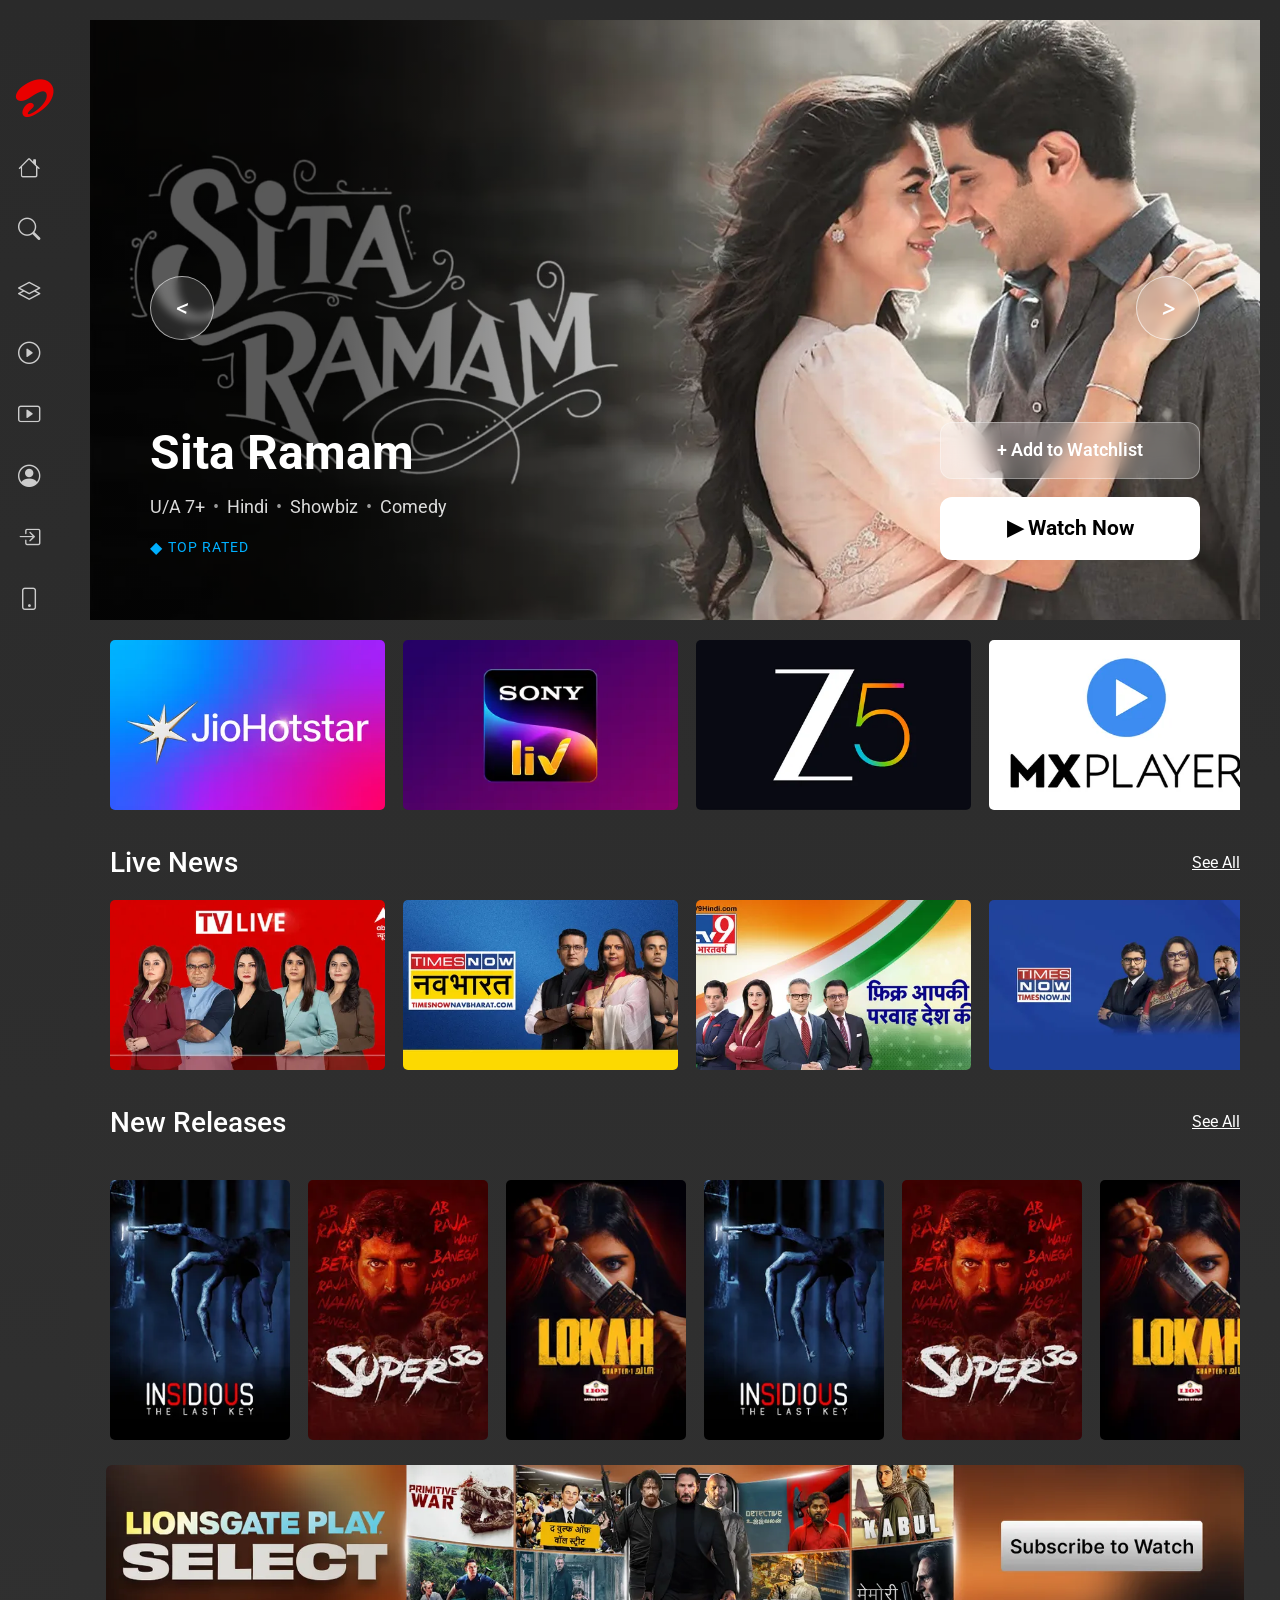
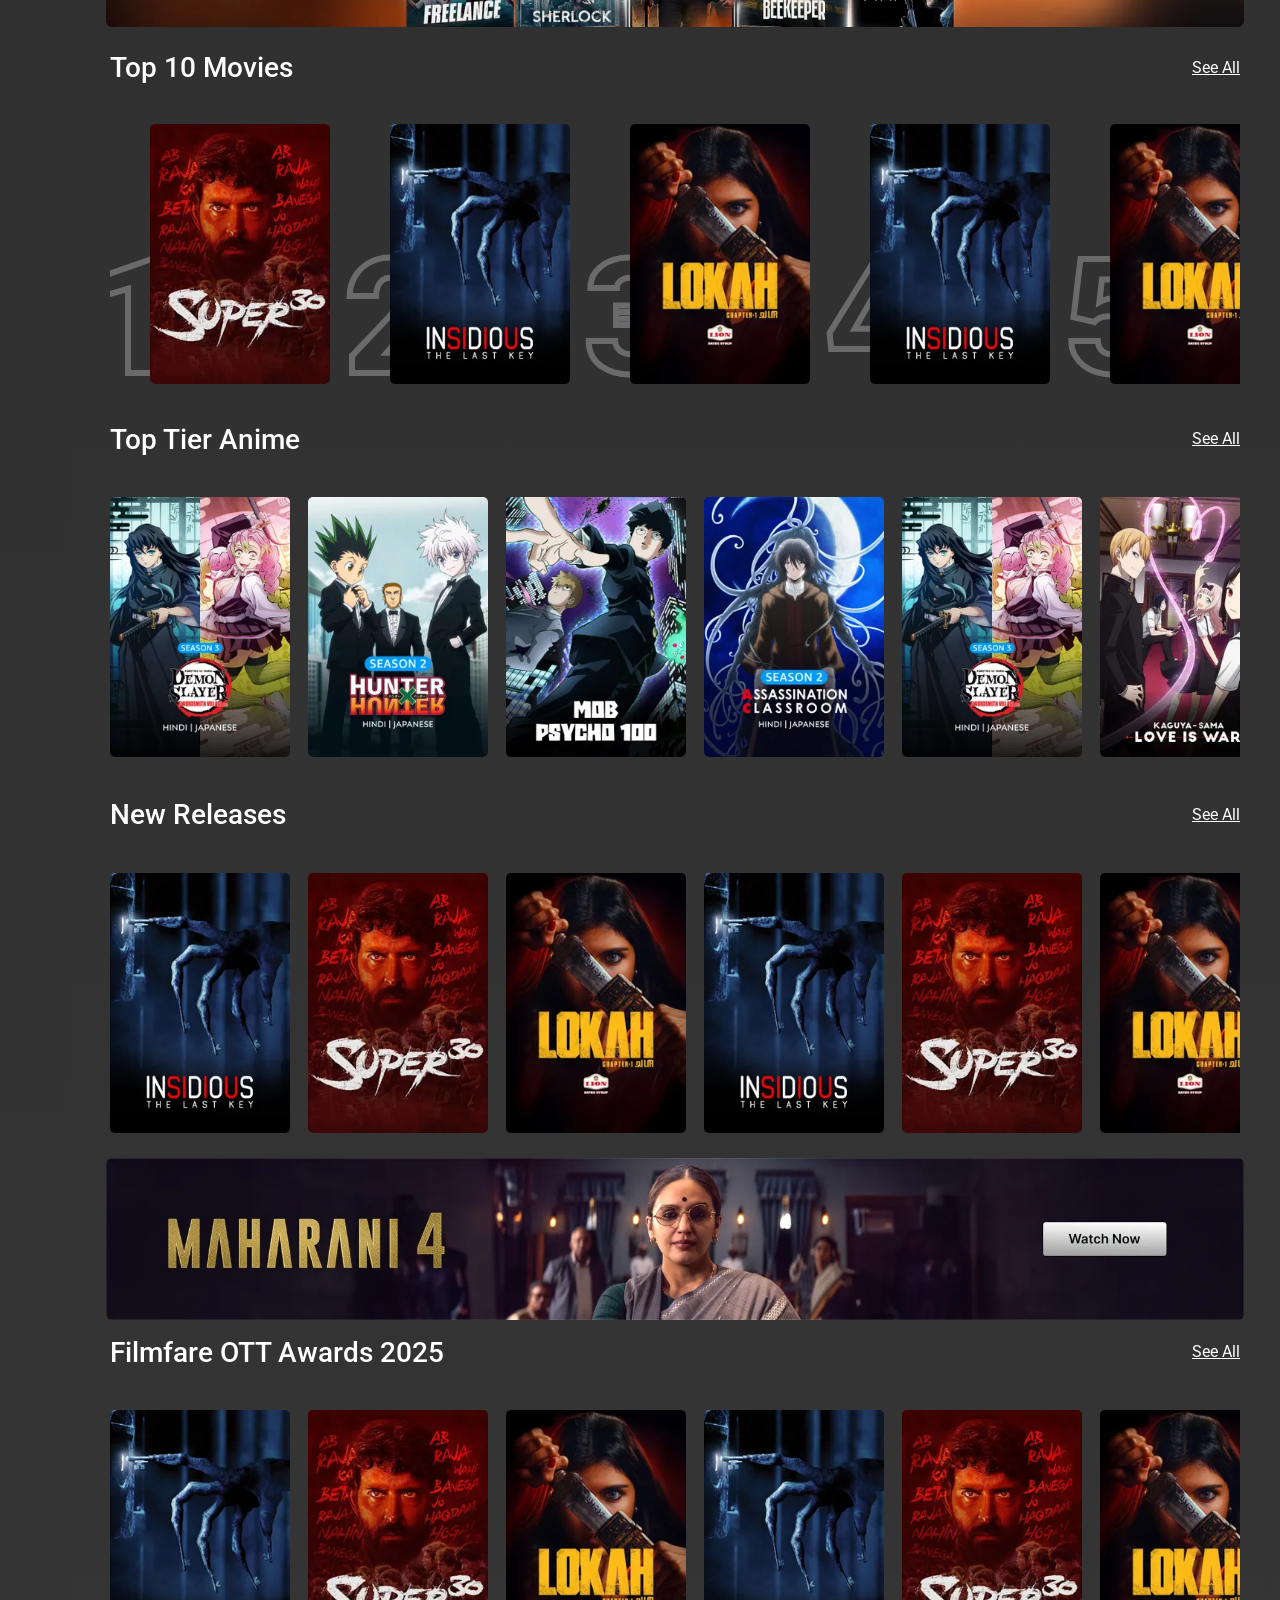
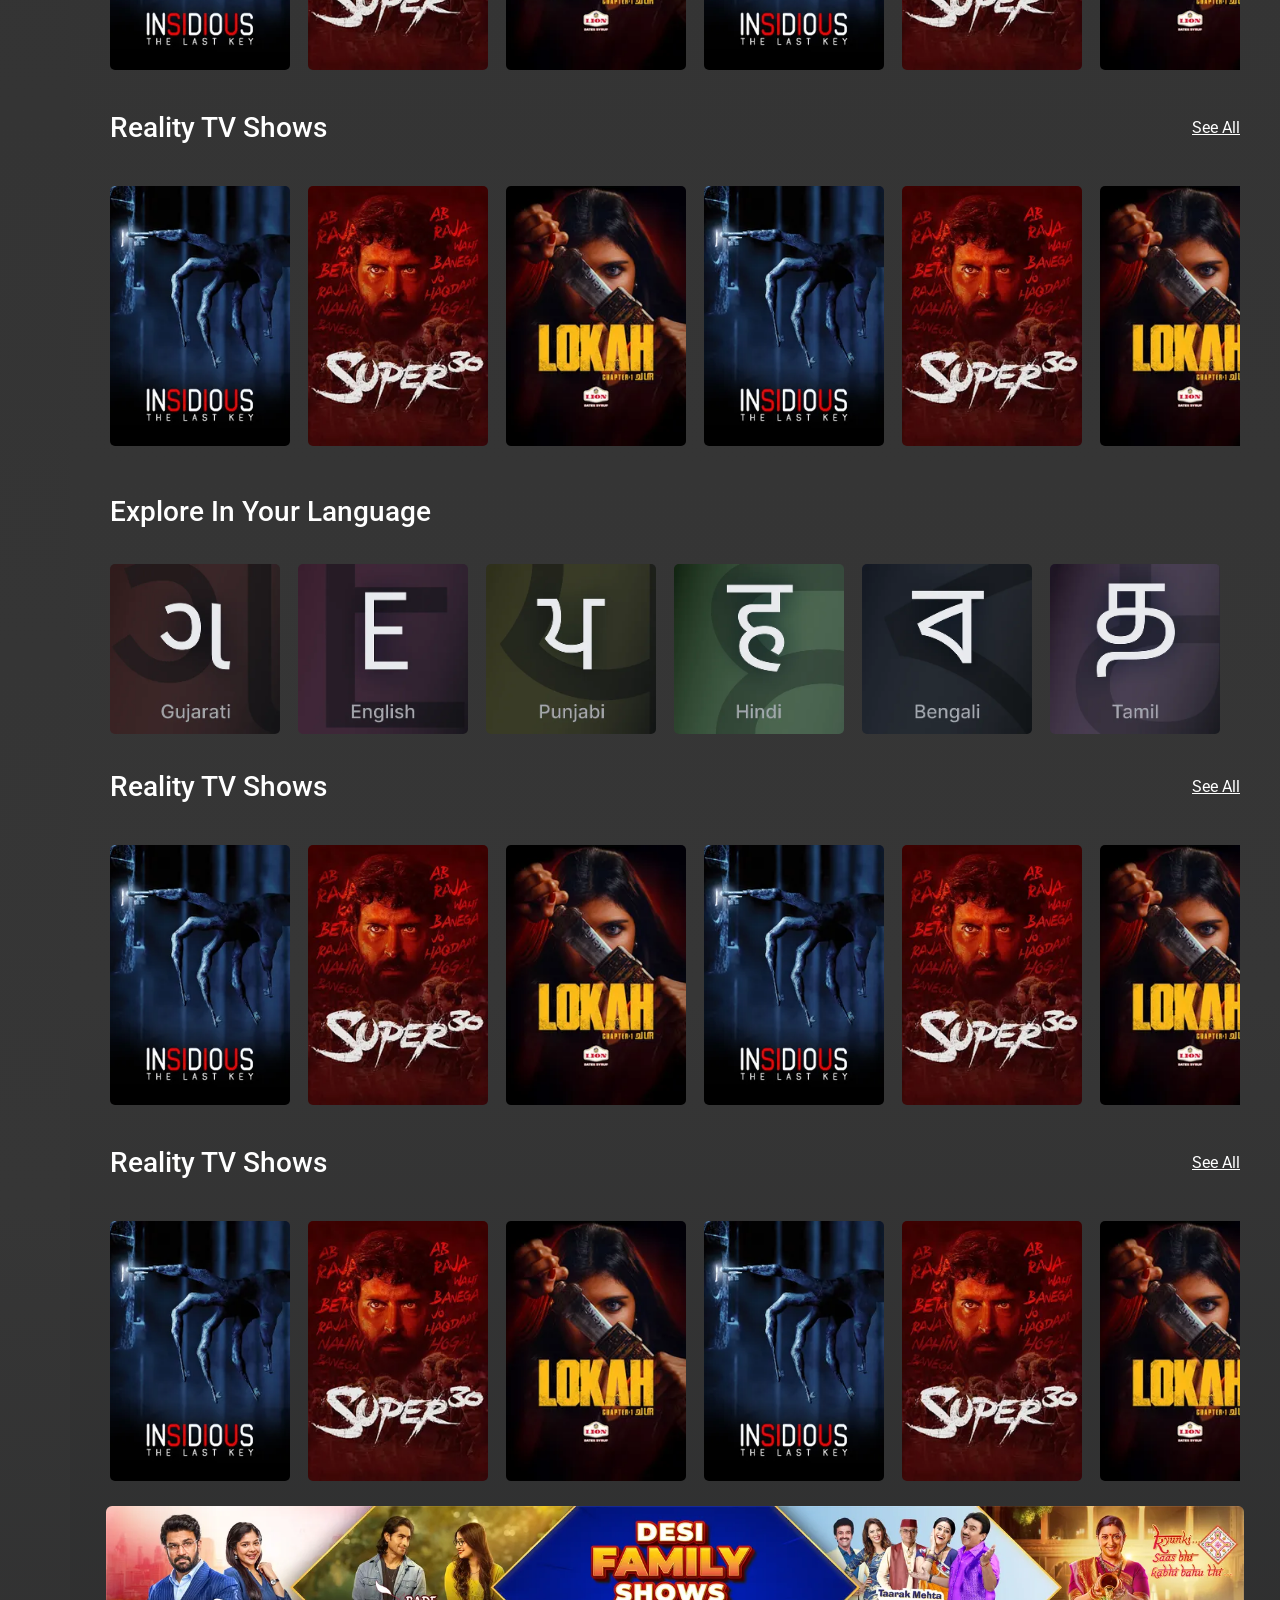
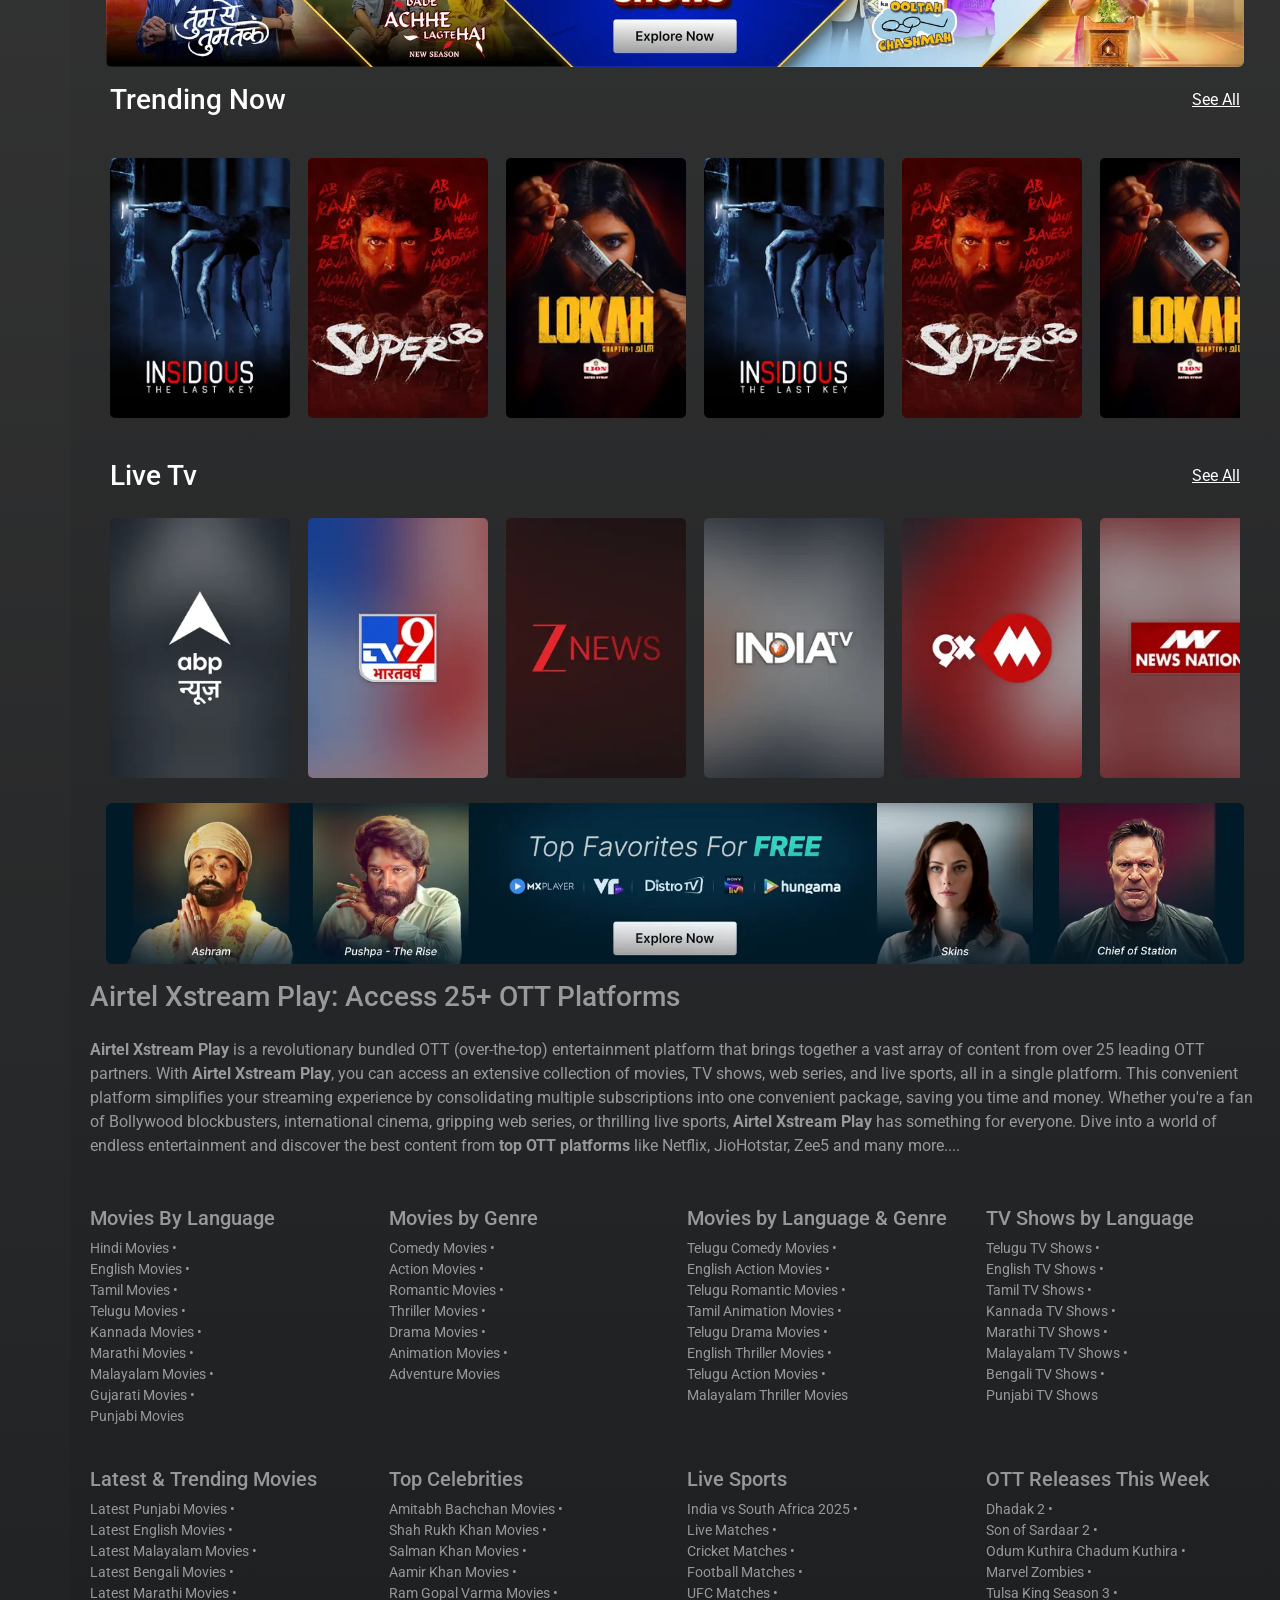
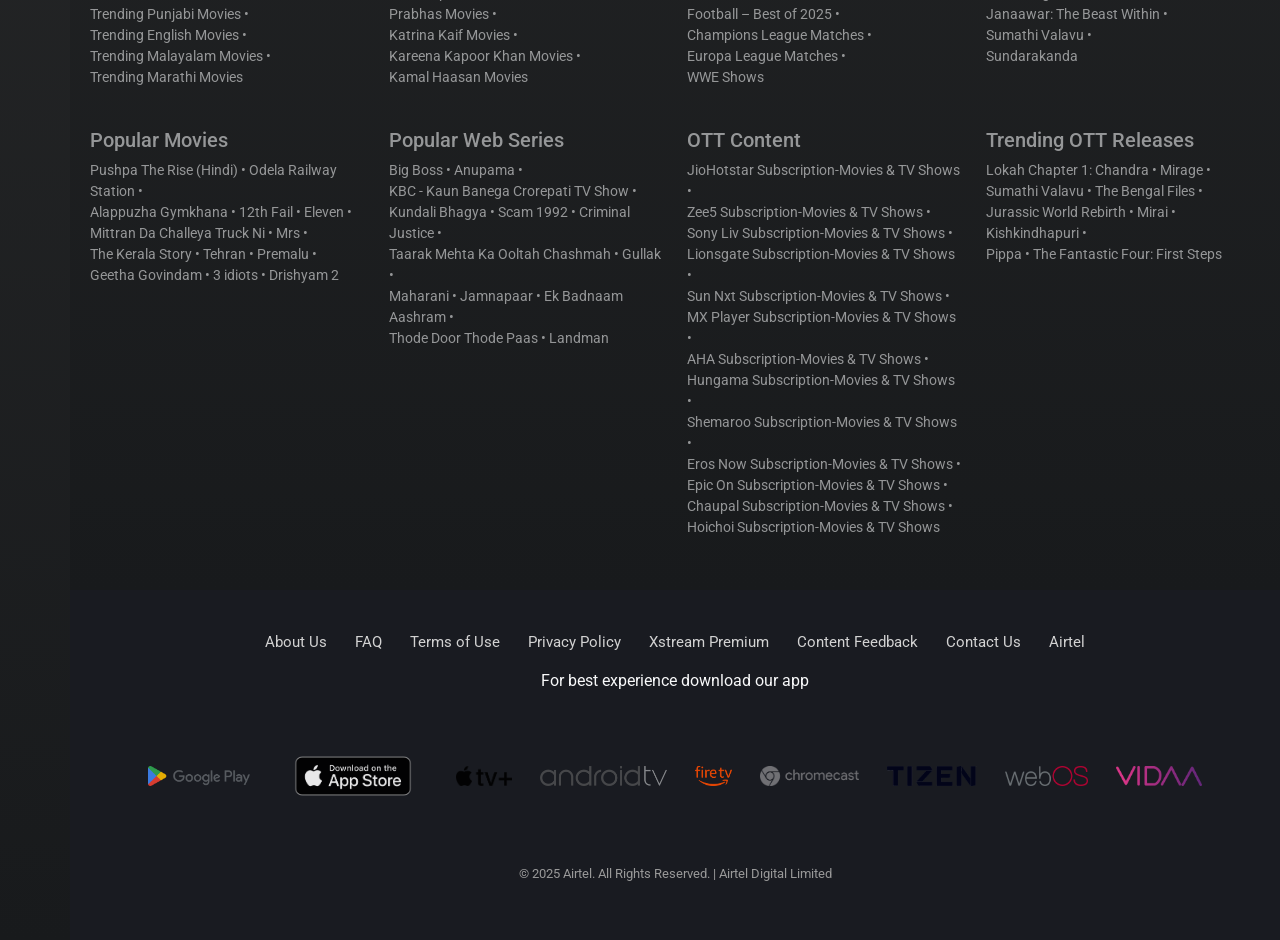
<file: free.html>
<!DOCTYPE html>
<html lang="en">
<head>
    <meta charset="UTF-8">
    <meta name="viewport" content="width=device-width, initial-scale=1.0">
    <title>AirtelXstream</title>

    <link rel="icon" type="image/x-icon" href="/images/airtel-xstream-play-logo-hd.png">
    <link rel="stylesheet" href="/css/style.css">
    <link href="https://cdn.jsdelivr.net/npm/bootstrap@5.3.8/dist/css/bootstrap.min.css" rel="stylesheet">
    <link rel="stylesheet" href="https://cdn.jsdelivr.net/npm/bootstrap-icons@1.11.1/font/bootstrap-icons.css">
    <link rel="preconnect" href="https://fonts.googleapis.com">
    <link rel="preconnect" href="https://fonts.gstatic.com" crossorigin>
    <link href="https://fonts.googleapis.com/css2?family=Montserrat:ital,wght@0,100..900;1,100..900&family=Roboto:ital,wght@0,100..900;1,100..900&display=swap" rel="stylesheet">
</head>
<body>

<div class="page-bg">

<div class="sidebar">
            <div class="logo mt-2">
                <img src="./images/xsteamplay.png" class="brand">
            </div>
            <ul class="menu">
                <li><a href="./index.html"><i class="bi bi-house"></i><span>Home</span></a>
                </li>
                <li><a href="./search.html"><i class="bi bi-search"></i><span>Search</span></a>
                </li>
                <li><a href="./otts.html"><i class="bi bi-layers"></i><span>OTTs</span></a>
                </li>
                <li><a href="./free.html"><i class="bi bi-play-circle"></i><span>Free</span></a>
                </li>
                <li><a href="./myplan.html"><i class="bi bi-play-btn"></i><span>My Plans</span></a>
                </li>
                <li><a href="./profile.html"><i class="bi bi-person-circle"></i><span>Profile</span></a>
                </li>
                <li>
                    <a href="#" data-bs-toggle="modal" data-bs-target="#loginModal">
                        <i class="bi bi-box-arrow-in-right"></i><span>Log In</span>
                    </a>
                </li>
                <li><a href="https://play.google.com/store/apps/details?id=tv.accedo.airtel.wynk&_branch_match_id=1522531487299482637&utm_source=Website&utm_campaign=Top_Bottom_CTA&utm_medium=Website&_branch_referrer=H4sIAAAAAAAAA8soKSkottLXzy9IzdNLzCwqSc2pKC4pSk3M1cvM00%2F0DMzzCg%2BwcHdKsq8rSk1LLSrKzEuPTyrKLy9OLbJ1ywSK5VcAAJQeFpZEAAAA" target="_blank"><i class="bi bi-phone"></i><span>Get App</span></a>
                </li>
            </ul>
</div>
<div class="sidebar-fade"></div>
<div class="main-content">

    <!-- LOGIN MODAL -->
    <div class="modal fade" id="loginModal" tabindex="-1" aria-hidden="true">
        <div class="modal-dialog modal-dialog-centered">
            <div class="modal-content" style="background:#101214; color:#fff; border-radius:12px; padding:20px 25px;">
            
            <div class="d-flex justify-content-between align-items-center mb-3">
                <h4 class="m-0">Xstream Play</h4>
                <button class="btn-close btn-close-white" data-bs-dismiss="modal"></button>
            </div>

            <h5>Enter your Airtel Number</h5>
            <p style="font-size:14px; color:#b9b9b9;">
                You can also use your Broadband/DTH registered numbers to login
            </p>

            <form>
                <div class="d-flex align-items-center gap-2 mb-2" style="border-bottom:1px solid #444; padding-bottom:8px;">
                    <span style="font-size:18px;">+91</span>
                    <input id="mobileInput" type="text" class="form-control bg-transparent text-white" placeholder="Enter mobile number">
                </div>

                <span id="mobileError" style="color:red; font-size:14px;"></span>

                <button id="continueBtn" type="button" class="btn w-100 mt-3" style="background:#ffffff; color:#000; border-radius:8px; padding:10px;">
                    Continue
                </button>
            </form>

            <p class="mt-3 text-center" style="font-size:12px; color:#b9b9b9;">
                I agree to the <a href="#" style="color:#fff;">Terms of Uses</a> and 
                <a href="#" style="color:#fff;">Privacy Policy</a>
            </p>

            </div>
        </div>
    </div>

    <!-- OTP MODAL -->
    <div class="modal fade" id="otpModal" tabindex="-1" aria-hidden="true">
        <div class="modal-dialog modal-dialog-centered">
            <div class="modal-content" style="background:#101214; color:#fff; border-radius:12px; padding:25px;">
                <div class="d-flex align-items-center mb-3">
                    <h5 class="m-0">Verify your number</h5>
                </div>

                <p class="mb-1">Enter OTP sent to <span id="otpMobile" style="font-weight:600;"></span></p>

                <div class="d-flex justify-content-between gap-2 my-4">
                    <input maxlength="1" class="otp-input form-control text-center bg-transparent text-white">
                    <input maxlength="1" class="otp-input form-control text-center bg-transparent text-white">
                    <input maxlength="1" class="otp-input form-control text-center bg-transparent text-white">
                    <input maxlength="1" class="otp-input form-control text-center bg-transparent text-white">
                </div>

                <span id="otpError" style="color:red; font-size:14px;"></span>
                <p class="text-center mb-4" id="resendTimer" style="color:#b9b9b9;">Resend OTP in (0:30)</p>

                <button class="btn w-100" style="background:#ffffff; color:#000; border-radius:8px; padding:10px;">
                    VERIFY
                </button>

                <p class="mt-3 text-center" style="font-size:12px; color:#b9b9b9;">
                    I agree to the <a href="#" style="color:#fff;">Terms of Uses</a> and
                    <a href="#" style="color:#fff;">Privacy Policy</a>
                </p>

            </div>
        </div>
    </div>

    <!-- Hero Slider Start -->
    <div id="heroCarousel" class="carousel slide" data-bs-ride="carousel" data-bs-interval="3500">

        <div class="carousel-inner">

            <div class="carousel-item active">
                <img src="/images/index/slider4.webp" class="d-block w-100 hero-slide-img">

                <div class="hero-overlay"></div>

                <div class="hero-content">

                    <div class="hero-left">
                        <h2 class="hero-title">Sita Ramam</h2>

                        <div class="hero-tags">
                            <span class="hero-tag">U/A 7+</span>
                            <span class="hero-dot">•</span>
                            <span class="hero-tag">Hindi</span>
                            <span class="hero-dot">•</span>
                            <span class="hero-tag">Showbiz</span>
                            <span class="hero-dot">•</span>
                            <span class="hero-tag">Comedy</span>
                        </div>

                        <div class="hero-rating">
                            <span class="rating-diamond">◆</span>
                            <span class="rating-text">TOP RATED</span>
                        </div>
                    </div>

                    <div class="hero-right">
                        <button class="hero-watchlist-btn">+ Add to Watchlist</button>
                        <a href="/videos/record.mp4"><button class="hero-watchnow-btn">▶ Watch Now</button></a>
                    </div>

                </div>
            </div>

            <div class="carousel-item">
                <img src="/images/index/slider2.webp" class="d-block w-100 hero-slide-img">
                <div class="hero-overlay"></div>

                <div class="hero-content">
                    <div class="hero-left">
                        <h2 class="hero-title">Jailer</h2>

                        <div class="hero-tags">
                            <span class="hero-tag">U/A 16+</span>
                            <span class="hero-dot">•</span>
                            <span class="hero-tag">Action</span>
                            <span class="hero-dot">•</span>
                            <span class="hero-tag">Crime</span>
                        </div>
                    </div>

                    <div class="hero-right">
                        <button class="hero-watchlist-btn">+ Add to Watchlist</button>
                        <a href="/videos/record.mp4"><button class="hero-watchnow-btn">▶ Watch Now</button></a>
                    </div>
                </div>
            </div>

            <div class="carousel-item">
                <img src="/images/index/slider3.webp" class="d-block w-100 hero-slide-img">

                <div class="hero-overlay"></div>

                <div class="hero-content">
                    <div class="hero-left">
                        <h2 class="hero-title">Ram Setu</h2>

                        <div class="hero-tags">
                            <span class="hero-dot">•</span>
                            <span class="hero-tag">Drama</span>
                            <span class="hero-dot">•</span>
                            <span class="hero-tag">Family</span>
                        </div>

                        <div class="hero-rating">
                            <span class="rating-diamond">◆</span>
                            <span class="rating-text">TOP RATED</span>
                        </div>
                    </div>

                    <div class="hero-right">
                        <button class="hero-watchlist-btn">+ Add to Watchlist</button>
                        <a href="/videos/record.mp4"><button class="hero-watchnow-btn">▶ Watch Now</button></a>
                    </div>
                </div>
            </div>

            <div class="carousel-item">
                <img src="/images/index/slider1.webp" class="d-block w-100 hero-slide-img">

                <div class="hero-overlay"></div>

                <div class="hero-content">
                    <div class="hero-left">
                        <h2 class="hero-title">Pippa</h2>

                        <div class="hero-tags">
                            <span class="hero-tag">U/A 16+</span>
                            <span class="hero-dot">•</span>
                            <span class="hero-tag">Action</span>
                            <span class="hero-dot">•</span>
                            <span class="hero-tag">Mystery</span>
                        </div>
                    </div>

                    <div class="hero-right">
                        <button class="hero-watchlist-btn">+ Add to Watchlist</button>
                        <a href="/videos/record.mp4"><button class="hero-watchnow-btn">▶ Watch Now</button></a>
                    </div>
                </div>
            </div>

        </div>

        <button class="hero-arrow hero-prev" type="button" data-bs-target="#heroCarousel" data-bs-slide="prev">
            <i>&lt;</i>
        </button>

        <button class="hero-arrow hero-next" type="button" data-bs-target="#heroCarousel" data-bs-slide="next">
            <i>&gt;</i>
        </button>

    </div>
    <!-- Hero Slider End -->

    <!-- OTT Logos Row -->
    <div class="live-section">
        <div class="live-scroll-container">
            <button class="scroll-btn left-btn">❮</button>

            <div class="live-scroller">
                <div class="live-scroll-inner">
                    <div class="live-card-wrapper">
                        <a href="./singleott.html">
                            <div class="live-card">
                                <img src="./images/index/ottlogo1.webp" alt="News">
                            </div>
                        </a>
                    </div>
                    <div class="live-card-wrapper">
                        <a href="./singleott.html">
                            <div class="live-card">
                                <img src="./images/index/ottlogo2.webp" alt="News">
                            </div>
                        </a>
                    </div>
                    <div class="live-card-wrapper">
                        <a href="./singleott.html">
                            <div class="live-card">
                                <img src="./images/index/ottlogo3.webp" alt="News">
                            </div>
                        </a>
                    </div>
                    <div class="live-card-wrapper">
                        <a href="./singleott.html">
                            <div class="live-card">
                                <img src="./images/index/ottlogo4.webp" alt="News">
                            </div>
                        </a>
                    </div>
                    <div class="live-card-wrapper">
                        <a href="./singleott.html">
                            <div class="live-card">
                                <img src="./images/index/ottlogo5.webp" alt="News">
                            </div>
                        </a>
                    </div>
                    <div class="live-card-wrapper">
                        <a href="./singleott.html">
                            <div class="live-card">
                                <img src="./images/index/ottlogo6.webp" alt="News">
                            </div>
                        </div>
                    </a>
                    <div class="live-card-wrapper">
                        <a href="./singleott.html">
                            <div class="live-card">
                                <img src="./images/index/ottlogo7.webp" alt="News">
                            </div>
                        </a>
                    </div>
                    <div class="live-card-wrapper">
                        <a href="./singleott.html">
                            <div class="live-card">
                                <img src="./images/index/ottlogo8.webp" alt="News">
                            </div>
                        </a>
                    </div>
                    <div class="live-card-wrapper">
                        <a href="./singleott.html">
                            <div class="live-card">
                                <img src="./images/index/ottlogo9.webp" alt="News">
                            </div>
                        </a>
                    </div>
                </div>
            </div>

            <button class="scroll-btn right-btn">❯</button>
        </div>
    </div>
    <!-- OTT Logos Row -->

    <div class="live-section mt-3">
        <div class="d-flex justify-content-between align-items-center">
            <h3 class="text-white m-0">Live News</h3>
            <a href="./seeall.html" class="text-white">See All</a>
        </div>

        <div class="live-scroll-container">
            <button class="scroll-btn left-btn">❮</button>

                <div class="live-scroller">
                    <div class="live-scroll-inner">
                        <div class="live-card-wrapper">
                            <a href="./singlepage.html">
                                <div class="live-card">
                                    <img src="./images/index/news1.webp" alt="News">
                                    <div class="live-overlay">
                                        <h5 class="live-title">TV Live</h5>

                                        <div class="live-badges">
                                            <span class="badge live">Trending</span>
                                            <span class="badge type">News</span>
                                        </div>
                                    </div>
                                </div>
                            </a>
                        </div>
                        <div class="live-card-wrapper">
                            <a href="./singlepage.html">
                                <div class="live-card">
                                    <img src="./images/index/news2.webp" alt="News">

                                    <div class="live-overlay">
                                        <h5 class="live-title">Times Now</h5>

                                        <div class="live-badges">
                                            <span class="badge live">Trending</span>
                                            <span class="badge type">News</span>
                                        </div>
                                    </div>
                                </div>
                            </a>
                        </div>
                        <div class="live-card-wrapper">
                            <a href="./singlepage.html">
                                <div class="live-card">
                                    <img src="./images/index/news3.webp" alt="News">
                                    <div class="live-overlay">
                                        <h5 class="live-title">TV 9</h5>

                                        <div class="live-badges">
                                            <span class="badge live">Trending</span>
                                            <span class="badge type">News</span>
                                        </div>
                                    </div>
                                </div>
                            </a>
                        </div>
                        <div class="live-card-wrapper">
                            <a href="./singlepage.html">
                                <div class="live-card">
                                    <img src="./images/index/news4.webp" alt="News">
                                    <div class="live-overlay">
                                        <h5 class="live-title">Times Now</h5>

                                        <div class="live-badges">
                                            <span class="badge live">Trending</span>
                                            <span class="badge type">News</span>
                                        </div>
                                    </div>
                                </div>
                            </a>
                        </div>
                    </div>
                </div>

            <button class="scroll-btn right-btn">❯</button>
        </div>
    </div>

    <div class="movie-section mt-3">
        <div class="d-flex justify-content-between align-items-center mb-3">
            <h3 class="text-white m-0">New Releases</h3>
            <a href="seeall.html" class="text-white">See All</a>
        </div>
        <div class="movie-scroll-container">
            <button class="scroll-btn left-btn">❮</button>
            <div class="movie-scroller">
                <div class="movie-scroll-inner">
                    <div class="movie-card-wrapper">
                        <a href="singlepage.html" class="movie-link">
                            <div class="movie-card">
                                <img src="/images/index/insidiousthelastkey_portrait_thumb.webp" alt="movie">
                                <div class="card-overlay">
                                    <h5 class="movie-title">Insidious The Lastkey</h5>
                                    <div class="badges">
                                        <span class="badge age">U/A 13+</span>
                                        <span class="badge type">Movie</span>
                                    </div>
                                    <button class="watchlist-btn"><span>+</span> Add To Watchlist</button>
                                </div>
                            </div>
                        </a>
                    </div>
                    <div class="movie-card-wrapper">
                        <a href="singlepage.html" class="movie-link">
                            <div class="movie-card">
                                <img src="/images/index/super30.webp" alt="movie">
                                <div class="card-overlay">
                                    <h5 class="movie-title">Super 30</h5>
                                    <div class="badges">
                                        <span class="badge age">U/A 13+</span>
                                        <span class="badge type">Movie</span>
                                    </div>
                                    <button class="watchlist-btn"><span>+</span> Add To Watchlist</button>
                                </div>
                            </div>
                        </a>
                    </div>

                    <div class="movie-card-wrapper">
                        <a href="singlepage.html" class="movie-link">
                            <div class="movie-card">
                                <img src="/images/index/lokah.webp" alt="movie">
                                <div class="card-overlay">
                                    <h5 class="movie-title">Lokah</h5>
                                    <div class="badges">
                                        <span class="badge age">U/A 13+</span>
                                        <span class="badge type">Movie</span>
                                    </div>
                                    <button class="watchlist-btn"><span>+</span> Add To Watchlist</button>
                                </div>
                            </div>
                        </a>
                    </div>
                    <div class="movie-card-wrapper">
                        <a href="singlepage.html" class="movie-link">
                            <div class="movie-card">
                                <img src="/images/index/insidiousthelastkey_portrait_thumb.webp" alt="movie">
                                <div class="card-overlay">
                                    <h5 class="movie-title">Insidious The Lastkey</h5>
                                    <div class="badges">
                                        <span class="badge age">U/A 13+</span>
                                        <span class="badge type">Movie</span>
                                    </div>
                                    <button class="watchlist-btn"><span>+</span> Add To Watchlist</button>
                                </div>
                            </div>
                        </a>
                    </div>
                    <div class="movie-card-wrapper">
                        <a href="singlepage.html" class="movie-link">
                            <div class="movie-card">
                                <img src="/images/index/super30.webp" alt="movie">
                                <div class="card-overlay">
                                    <h5 class="movie-title">Super 30</h5>
                                    <div class="badges">
                                        <span class="badge age">U/A 13+</span>
                                        <span class="badge type">Movie</span>
                                    </div>
                                    <button class="watchlist-btn"><span>+</span> Add To Watchlist</button>
                                </div>
                            </div>
                        </a>
                    </div>

                    <div class="movie-card-wrapper">
                        <a href="singlepage.html" class="movie-link">
                            <div class="movie-card">
                                <img src="/images/index/lokah.webp" alt="movie">
                                <div class="card-overlay">
                                    <h5 class="movie-title">Lokah</h5>
                                    <div class="badges">
                                        <span class="badge age">U/A 13+</span>
                                        <span class="badge type">Movie</span>
                                    </div>
                                    <button class="watchlist-btn"><span>+</span> Add To Watchlist</button>
                                </div>
                            </div>
                        </a>
                    </div>
                    <div class="movie-card-wrapper">
                        <a href="singlepage.html" class="movie-link">
                            <div class="movie-card">
                                <img src="/images/index/lokah.webp" alt="movie">
                                <div class="card-overlay">
                                    <h5 class="movie-title">Lokah</h5>
                                    <div class="badges">
                                        <span class="badge age">U/A 13+</span>
                                        <span class="badge type">Movie</span>
                                    </div>
                                    <button class="watchlist-btn"><span>+</span> Add To Watchlist</button>
                                </div>
                            </div>
                        </a>
                    </div>
                    <div class="movie-card-wrapper">
                        <a href="singlepage.html" class="movie-link">
                            <div class="movie-card">
                                <img src="/images/index/insidiousthelastkey_portrait_thumb.webp" alt="movie">
                                <div class="card-overlay">
                                    <h5 class="movie-title">Insidious The Lastkey</h5>
                                    <div class="badges">
                                        <span class="badge age">U/A 13+</span>
                                        <span class="badge type">Movie</span>
                                    </div>
                                    <button class="watchlist-btn"><span>+</span> Add To Watchlist</button>
                                </div>
                            </div>
                        </a>
                    </div>
                    <div class="movie-card-wrapper">
                        <a href="singlepage.html" class="movie-link">
                            <div class="movie-card">
                                <img src="/images/index/super30.webp" alt="movie">
                                <div class="card-overlay">
                                    <h5 class="movie-title">Super 30</h5>
                                    <div class="badges">
                                        <span class="badge age">U/A 13+</span>
                                        <span class="badge type">Movie</span>
                                    </div>
                                    <button class="watchlist-btn"><span>+</span> Add To Watchlist</button>
                                </div>
                            </div>
                        </a>
                    </div>

                    <div class="movie-card-wrapper">
                        <a href="singlepage.html" class="movie-link">
                            <div class="movie-card">
                                <img src="/images/index/lokah.webp" alt="movie">
                                <div class="card-overlay">
                                    <h5 class="movie-title">Lokah</h5>
                                    <div class="badges">
                                        <span class="badge age">U/A 13+</span>
                                        <span class="badge type">Movie</span>
                                    </div>
                                    <button class="watchlist-btn"><span>+</span> Add To Watchlist</button>
                                </div>
                            </div>
                        </a>
                    </div>

                </div>
            </div>
            <button class="scroll-btn right-btn">❯</button>
        </div>
    </div> 

    <!-- WiFi Banner -->
    <div class="text-center mx-3">
        <a href="https://www.airtel.in/new-connection/broadband/?price=499&utm_source=xstream&utm_campaign=bb_acq_xstream_continue_watch_web">
            <img src="/images/index/lionsgateselect.webp" class="img-fluid rounded-2 wifi-banner">
        </a>
    </div>


    <div class="top10-section mt-4">

        <div class="d-flex justify-content-between align-items-center mb-3">
            <h3 class="text-white m-0">Top 10 Movies</h3>
            <a href="seeall.html" class="text-white">See All</a>
        </div>

        <div class="top10-scroll-container">

            <button class="top10-scroll-btn top10-left-btn">❮</button>

            <div class="top10-scroller">
                <div class="top10-scroll-inner">

                    <!-- ITEM 1 -->
                    <div class="top10-card-wrapper ms-4">
                        <div class="top10-number">1</div>

                        <div class="top10-card ms-3">
                            <img src="/images/index/super30.webp" alt="movie">

                            <div class="top10-overlay">
                                <h5 class="top10-title">Super 30</h5>

                                <div class="top10-badges">
                                    <span class="top10-badge age">U/A 13+</span>
                                    <span class="top10-badge type">Movie</span>
                                </div>

                                <button class="top10-watchlist">
                                    <span>+</span> Add To Watchlist
                                </button>
                            </div>
                        </div>
                    </div>

                    <!-- ITEM 2 -->
                    <div class="top10-card-wrapper">
                        <div class="top10-number">2</div>

                        <div class="top10-card">
                            <img src="/images/index/insidiousthelastkey_portrait_thumb.webp">

                            <div class="top10-overlay">
                                <h5 class="top10-title">Insidious</h5>

                                <div class="top10-badges">
                                    <span class="top10-badge age">U/A 13+</span>
                                    <span class="top10-badge type">Movie</span>
                                </div>

                                <button class="top10-watchlist">
                                    <span>+</span> Add To Watchlist
                                </button>
                            </div>
                        </div>
                    </div>

                    <!-- ITEM 3 -->
                    <div class="top10-card-wrapper">
                        <div class="top10-number">3</div>

                        <div class="top10-card">
                            <img src="/images/index/lokah.webp">

                            <div class="top10-overlay">
                                <h5 class="top10-title">Lokah</h5>

                                <div class="top10-badges">
                                    <span class="top10-badge age">U/A 13+</span>
                                    <span class="top10-badge type">Movie</span>
                                </div>

                                <button class="top10-watchlist">
                                    <span>+</span> Add To Watchlist
                                </button>
                            </div>
                        </div>
                    </div>
                    <!-- ITEM 2 -->
                    <div class="top10-card-wrapper">
                        <div class="top10-number">4</div>

                        <div class="top10-card">
                            <img src="/images/index/insidiousthelastkey_portrait_thumb.webp">

                            <div class="top10-overlay">
                                <h5 class="top10-title">Insidious</h5>

                                <div class="top10-badges">
                                    <span class="top10-badge age">U/A 13+</span>
                                    <span class="top10-badge type">Movie</span>
                                </div>

                                <button class="top10-watchlist">
                                    <span>+</span> Add To Watchlist
                                </button>
                            </div>
                        </div>
                    </div>

                    <!-- ITEM 3 -->
                    <div class="top10-card-wrapper">
                        <div class="top10-number">5</div>

                        <div class="top10-card">
                            <img src="/images/index/lokah.webp">

                            <div class="top10-overlay">
                                <h5 class="top10-title">Lokah</h5>

                                <div class="top10-badges">
                                    <span class="top10-badge age">U/A 13+</span>
                                    <span class="top10-badge type">Movie</span>
                                </div>

                                <button class="top10-watchlist">
                                    <span>+</span> Add To Watchlist
                                </button>
                            </div>
                        </div>
                    </div>
                    <!-- ITEM 2 -->
                    <div class="top10-card-wrapper">
                        <div class="top10-number">6</div>

                        <div class="top10-card">
                            <img src="/images/index/insidiousthelastkey_portrait_thumb.webp">

                            <div class="top10-overlay">
                                <h5 class="top10-title">Insidious</h5>

                                <div class="top10-badges">
                                    <span class="top10-badge age">U/A 13+</span>
                                    <span class="top10-badge type">Movie</span>
                                </div>

                                <button class="top10-watchlist">
                                    <span>+</span> Add To Watchlist
                                </button>
                            </div>
                        </div>
                    </div>

                    <!-- ITEM 3 -->
                    <div class="top10-card-wrapper">
                        <div class="top10-number">7</div>

                        <div class="top10-card">
                            <img src="/images/index/lokah.webp">

                            <div class="top10-overlay">
                                <h5 class="top10-title">Lokah</h5>

                                <div class="top10-badges">
                                    <span class="top10-badge age">U/A 13+</span>
                                    <span class="top10-badge type">Movie</span>
                                </div>

                                <button class="top10-watchlist">
                                    <span>+</span> Add To Watchlist
                                </button>
                            </div>
                        </div>
                    </div>
                    <!-- ITEM 2 -->
                    <div class="top10-card-wrapper">
                        <div class="top10-number">8</div>

                        <div class="top10-card">
                            <img src="/images/index/insidiousthelastkey_portrait_thumb.webp">

                            <div class="top10-overlay">
                                <h5 class="top10-title">Insidious</h5>

                                <div class="top10-badges">
                                    <span class="top10-badge age">U/A 13+</span>
                                    <span class="top10-badge type">Movie</span>
                                </div>

                                <button class="top10-watchlist">
                                    <span>+</span> Add To Watchlist
                                </button>
                            </div>
                        </div>
                    </div>

                    <!-- ITEM 3 -->
                    <div class="top10-card-wrapper">
                        <div class="top10-number">9</div>

                        <div class="top10-card">
                            <img src="/images/index/lokah.webp">

                            <div class="top10-overlay">
                                <h5 class="top10-title">Lokah</h5>

                                <div class="top10-badges">
                                    <span class="top10-badge age">U/A 13+</span>
                                    <span class="top10-badge type">Movie</span>
                                </div>

                                <button class="top10-watchlist">
                                    <span>+</span> Add To Watchlist
                                </button>
                            </div>
                        </div>
                    </div>
                </div>
            </div>

            <button class="top10-scroll-btn top10-right-btn">❯</button>

        </div>
    </div>

    <div class="movie-section mt-3">
        <div class="d-flex justify-content-between align-items-center mb-3">
            <h3 class="text-white m-0">Top Tier Anime</h3>
            <a href="seeall.html" class="text-white">See All</a>
        </div>
        <div class="movie-scroll-container">
            <button class="scroll-btn left-btn">❮</button>
            <div class="movie-scroller">
                <div class="movie-scroll-inner">
                    <div class="movie-card-wrapper">
                        <a href="singlepage.html" class="movie-link">
                            <div class="movie-card">
                                <img src="/images/index/anime1.webp" alt="movie">
                                <div class="card-overlay">
                                    <h5 class="movie-title">Insidious The Lastkey</h5>
                                    <div class="badges">
                                        <span class="badge age">U/A 13+</span>
                                        <span class="badge type">Movie</span>
                                    </div>
                                    <button class="watchlist-btn"><span>+</span> Add To Watchlist</button>
                                </div>
                            </div>
                        </a>
                    </div>
                    <div class="movie-card-wrapper">
                        <a href="singlepage.html" class="movie-link">
                            <div class="movie-card">
                                <img src="/images/index/anime5.webp" alt="movie">
                                <div class="card-overlay">
                                    <h5 class="movie-title">Super 30</h5>
                                    <div class="badges">
                                        <span class="badge age">U/A 13+</span>
                                        <span class="badge type">Movie</span>
                                    </div>
                                    <button class="watchlist-btn"><span>+</span> Add To Watchlist</button>
                                </div>
                            </div>
                        </a>
                    </div>

                    <div class="movie-card-wrapper">
                        <a href="singlepage.html" class="movie-link">
                            <div class="movie-card">
                                <img src="/images/index/anime8.webp" alt="movie">
                                <div class="card-overlay">
                                    <h5 class="movie-title">Lokah</h5>
                                    <div class="badges">
                                        <span class="badge age">U/A 13+</span>
                                        <span class="badge type">Movie</span>
                                    </div>
                                    <button class="watchlist-btn"><span>+</span> Add To Watchlist</button>
                                </div>
                            </div>
                        </a>
                    </div>
                    <div class="movie-card-wrapper">
                        <a href="singlepage.html" class="movie-link">
                            <div class="movie-card">
                                <img src="/images/index/anime2.webp" alt="movie">
                                <div class="card-overlay">
                                    <h5 class="movie-title">Insidious The Lastkey</h5>
                                    <div class="badges">
                                        <span class="badge age">U/A 13+</span>
                                        <span class="badge type">Movie</span>
                                    </div>
                                    <button class="watchlist-btn"><span>+</span> Add To Watchlist</button>
                                </div>
                            </div>
                        </a>
                    </div>
                    <div class="movie-card-wrapper">
                        <a href="singlepage.html" class="movie-link">
                            <div class="movie-card">
                                <img src="/images/index/anime1.webp" alt="movie">
                                <div class="card-overlay">
                                    <h5 class="movie-title">Super 30</h5>
                                    <div class="badges">
                                        <span class="badge age">U/A 13+</span>
                                        <span class="badge type">Movie</span>
                                    </div>
                                    <button class="watchlist-btn"><span>+</span> Add To Watchlist</button>
                                </div>
                            </div>
                        </a>
                    </div>

                    <div class="movie-card-wrapper">
                        <a href="singlepage.html" class="movie-link">
                            <div class="movie-card">
                                <img src="/images/index/anime6.webp" alt="movie">
                                <div class="card-overlay">
                                    <h5 class="movie-title">Lokah</h5>
                                    <div class="badges">
                                        <span class="badge age">U/A 13+</span>
                                        <span class="badge type">Movie</span>
                                    </div>
                                    <button class="watchlist-btn"><span>+</span> Add To Watchlist</button>
                                </div>
                            </div>
                        </a>
                    </div>
                    <div class="movie-card-wrapper">
                        <a href="singlepage.html" class="movie-link">
                            <div class="movie-card">
                                <img src="/images/index/anime4.webp" alt="movie">
                                <div class="card-overlay">
                                    <h5 class="movie-title">Lokah</h5>
                                    <div class="badges">
                                        <span class="badge age">U/A 13+</span>
                                        <span class="badge type">Movie</span>
                                    </div>
                                    <button class="watchlist-btn"><span>+</span> Add To Watchlist</button>
                                </div>
                            </div>
                        </a>
                    </div>
                    <div class="movie-card-wrapper">
                        <a href="singlepage.html" class="movie-link">
                            <div class="movie-card">
                                <img src="/images/index/anime3.webp" alt="movie">
                                <div class="card-overlay">
                                    <h5 class="movie-title">Insidious The Lastkey</h5>
                                    <div class="badges">
                                        <span class="badge age">U/A 13+</span>
                                        <span class="badge type">Movie</span>
                                    </div>
                                    <button class="watchlist-btn"><span>+</span> Add To Watchlist</button>
                                </div>
                            </div>
                        </a>
                    </div>
                    <div class="movie-card-wrapper">
                        <a href="singlepage.html" class="movie-link">
                            <div class="movie-card">
                                <img src="/images/index/anime5.webp" alt="movie">
                                <div class="card-overlay">
                                    <h5 class="movie-title">Super 30</h5>
                                    <div class="badges">
                                        <span class="badge age">U/A 13+</span>
                                        <span class="badge type">Movie</span>
                                    </div>
                                    <button class="watchlist-btn"><span>+</span> Add To Watchlist</button>
                                </div>
                            </div>
                        </a>
                    </div>

                    <div class="movie-card-wrapper">
                        <a href="singlepage.html" class="movie-link">
                            <div class="movie-card">
                                <img src="/images/index/anime6.webp" alt="movie">
                                <div class="card-overlay">
                                    <h5 class="movie-title">Lokah</h5>
                                    <div class="badges">
                                        <span class="badge age">U/A 13+</span>
                                        <span class="badge type">Movie</span>
                                    </div>
                                    <button class="watchlist-btn"><span>+</span> Add To Watchlist</button>
                                </div>
                            </div>
                        </a>
                    </div>

                </div>
            </div>
            <button class="scroll-btn right-btn">❯</button>
        </div>
    </div> 

    <div class="movie-section mt-3">
        <div class="d-flex justify-content-between align-items-center mb-3">
            <h3 class="text-white m-0">New Releases</h3>
            <a href="seeall.html" class="text-white">See All</a>
        </div>
        <div class="movie-scroll-container">
            <button class="scroll-btn left-btn">❮</button>
            <div class="movie-scroller">
                <div class="movie-scroll-inner">
                    <div class="movie-card-wrapper">
                        <a href="singlepage.html" class="movie-link">
                            <div class="movie-card">
                                <img src="/images/index/insidiousthelastkey_portrait_thumb.webp" alt="movie">
                                <div class="card-overlay">
                                    <h5 class="movie-title">Insidious The Lastkey</h5>
                                    <div class="badges">
                                        <span class="badge age">U/A 13+</span>
                                        <span class="badge type">Movie</span>
                                    </div>
                                    <button class="watchlist-btn"><span>+</span> Add To Watchlist</button>
                                </div>
                            </div>
                        </a>
                    </div>
                    <div class="movie-card-wrapper">
                        <a href="singlepage.html" class="movie-link">
                            <div class="movie-card">
                                <img src="/images/index/super30.webp" alt="movie">
                                <div class="card-overlay">
                                    <h5 class="movie-title">Super 30</h5>
                                    <div class="badges">
                                        <span class="badge age">U/A 13+</span>
                                        <span class="badge type">Movie</span>
                                    </div>
                                    <button class="watchlist-btn"><span>+</span> Add To Watchlist</button>
                                </div>
                            </div>
                        </a>
                    </div>

                    <div class="movie-card-wrapper">
                        <a href="singlepage.html" class="movie-link">
                            <div class="movie-card">
                                <img src="/images/index/lokah.webp" alt="movie">
                                <div class="card-overlay">
                                    <h5 class="movie-title">Lokah</h5>
                                    <div class="badges">
                                        <span class="badge age">U/A 13+</span>
                                        <span class="badge type">Movie</span>
                                    </div>
                                    <button class="watchlist-btn"><span>+</span> Add To Watchlist</button>
                                </div>
                            </div>
                        </a>
                    </div>
                    <div class="movie-card-wrapper">
                        <a href="singlepage.html" class="movie-link">
                            <div class="movie-card">
                                <img src="/images/index/insidiousthelastkey_portrait_thumb.webp" alt="movie">
                                <div class="card-overlay">
                                    <h5 class="movie-title">Insidious The Lastkey</h5>
                                    <div class="badges">
                                        <span class="badge age">U/A 13+</span>
                                        <span class="badge type">Movie</span>
                                    </div>
                                    <button class="watchlist-btn"><span>+</span> Add To Watchlist</button>
                                </div>
                            </div>
                        </a>
                    </div>
                    <div class="movie-card-wrapper">
                        <a href="singlepage.html" class="movie-link">
                            <div class="movie-card">
                                <img src="/images/index/super30.webp" alt="movie">
                                <div class="card-overlay">
                                    <h5 class="movie-title">Super 30</h5>
                                    <div class="badges">
                                        <span class="badge age">U/A 13+</span>
                                        <span class="badge type">Movie</span>
                                    </div>
                                    <button class="watchlist-btn"><span>+</span> Add To Watchlist</button>
                                </div>
                            </div>
                        </a>
                    </div>

                    <div class="movie-card-wrapper">
                        <a href="singlepage.html" class="movie-link">
                            <div class="movie-card">
                                <img src="/images/index/lokah.webp" alt="movie">
                                <div class="card-overlay">
                                    <h5 class="movie-title">Lokah</h5>
                                    <div class="badges">
                                        <span class="badge age">U/A 13+</span>
                                        <span class="badge type">Movie</span>
                                    </div>
                                    <button class="watchlist-btn"><span>+</span> Add To Watchlist</button>
                                </div>
                            </div>
                        </a>
                    </div>
                    <div class="movie-card-wrapper">
                        <a href="singlepage.html" class="movie-link">
                            <div class="movie-card">
                                <img src="/images/index/lokah.webp" alt="movie">
                                <div class="card-overlay">
                                    <h5 class="movie-title">Lokah</h5>
                                    <div class="badges">
                                        <span class="badge age">U/A 13+</span>
                                        <span class="badge type">Movie</span>
                                    </div>
                                    <button class="watchlist-btn"><span>+</span> Add To Watchlist</button>
                                </div>
                            </div>
                        </a>
                    </div>
                    <div class="movie-card-wrapper">
                        <a href="singlepage.html" class="movie-link">
                            <div class="movie-card">
                                <img src="/images/index/insidiousthelastkey_portrait_thumb.webp" alt="movie">
                                <div class="card-overlay">
                                    <h5 class="movie-title">Insidious The Lastkey</h5>
                                    <div class="badges">
                                        <span class="badge age">U/A 13+</span>
                                        <span class="badge type">Movie</span>
                                    </div>
                                    <button class="watchlist-btn"><span>+</span> Add To Watchlist</button>
                                </div>
                            </div>
                        </a>
                    </div>
                    <div class="movie-card-wrapper">
                        <a href="singlepage.html" class="movie-link">
                            <div class="movie-card">
                                <img src="/images/index/super30.webp" alt="movie">
                                <div class="card-overlay">
                                    <h5 class="movie-title">Super 30</h5>
                                    <div class="badges">
                                        <span class="badge age">U/A 13+</span>
                                        <span class="badge type">Movie</span>
                                    </div>
                                    <button class="watchlist-btn"><span>+</span> Add To Watchlist</button>
                                </div>
                            </div>
                        </a>
                    </div>

                    <div class="movie-card-wrapper">
                        <a href="singlepage.html" class="movie-link">
                            <div class="movie-card">
                                <img src="/images/index/lokah.webp" alt="movie">
                                <div class="card-overlay">
                                    <h5 class="movie-title">Lokah</h5>
                                    <div class="badges">
                                        <span class="badge age">U/A 13+</span>
                                        <span class="badge type">Movie</span>
                                    </div>
                                    <button class="watchlist-btn"><span>+</span> Add To Watchlist</button>
                                </div>
                            </div>
                        </a>
                    </div>

                </div>
            </div>
            <button class="scroll-btn right-btn">❯</button>
        </div>
    </div> 

    <!-- Banner -->
    <div class="text-center mx-3">
        <a href="#"><img src="/images/index/maharani.webp" class="img-fluid rounded-2 wifi-banner"></a>
    </div>

    <div class="movie-section mt-3">
        <div class="d-flex justify-content-between align-items-center mb-3">
            <h3 class="text-white m-0">Filmfare OTT Awards 2025</h3>
            <a href="seeall.html" class="text-white">See All</a>
        </div>
        <div class="movie-scroll-container">
            <button class="scroll-btn left-btn">❮</button>
            <div class="movie-scroller">
                <div class="movie-scroll-inner">
                    <div class="movie-card-wrapper">
                        <a href="singlepage.html" class="movie-link">
                            <div class="movie-card">
                                <img src="/images/index/insidiousthelastkey_portrait_thumb.webp" alt="movie">
                                <div class="card-overlay">
                                    <h5 class="movie-title">Insidious The Lastkey</h5>
                                    <div class="badges">
                                        <span class="badge age">U/A 13+</span>
                                        <span class="badge type">Movie</span>
                                    </div>
                                    <button class="watchlist-btn"><span>+</span> Add To Watchlist</button>
                                </div>
                            </div>
                        </a>
                    </div>
                    <div class="movie-card-wrapper">
                        <a href="singlepage.html" class="movie-link">
                            <div class="movie-card">
                                <img src="/images/index/super30.webp" alt="movie">
                                <div class="card-overlay">
                                    <h5 class="movie-title">Super 30</h5>
                                    <div class="badges">
                                        <span class="badge age">U/A 13+</span>
                                        <span class="badge type">Movie</span>
                                    </div>
                                    <button class="watchlist-btn"><span>+</span> Add To Watchlist</button>
                                </div>
                            </div>
                        </a>
                    </div>

                    <div class="movie-card-wrapper">
                        <a href="singlepage.html" class="movie-link">
                            <div class="movie-card">
                                <img src="/images/index/lokah.webp" alt="movie">
                                <div class="card-overlay">
                                    <h5 class="movie-title">Lokah</h5>
                                    <div class="badges">
                                        <span class="badge age">U/A 13+</span>
                                        <span class="badge type">Movie</span>
                                    </div>
                                    <button class="watchlist-btn"><span>+</span> Add To Watchlist</button>
                                </div>
                            </div>
                        </a>
                    </div>
                    <div class="movie-card-wrapper">
                        <a href="singlepage.html" class="movie-link">
                            <div class="movie-card">
                                <img src="/images/index/insidiousthelastkey_portrait_thumb.webp" alt="movie">
                                <div class="card-overlay">
                                    <h5 class="movie-title">Insidious The Lastkey</h5>
                                    <div class="badges">
                                        <span class="badge age">U/A 13+</span>
                                        <span class="badge type">Movie</span>
                                    </div>
                                    <button class="watchlist-btn"><span>+</span> Add To Watchlist</button>
                                </div>
                            </div>
                        </a>
                    </div>
                    <div class="movie-card-wrapper">
                        <a href="singlepage.html" class="movie-link">
                            <div class="movie-card">
                                <img src="/images/index/super30.webp" alt="movie">
                                <div class="card-overlay">
                                    <h5 class="movie-title">Super 30</h5>
                                    <div class="badges">
                                        <span class="badge age">U/A 13+</span>
                                        <span class="badge type">Movie</span>
                                    </div>
                                    <button class="watchlist-btn"><span>+</span> Add To Watchlist</button>
                                </div>
                            </div>
                        </a>
                    </div>

                    <div class="movie-card-wrapper">
                        <a href="singlepage.html" class="movie-link">
                            <div class="movie-card">
                                <img src="/images/index/lokah.webp" alt="movie">
                                <div class="card-overlay">
                                    <h5 class="movie-title">Lokah</h5>
                                    <div class="badges">
                                        <span class="badge age">U/A 13+</span>
                                        <span class="badge type">Movie</span>
                                    </div>
                                    <button class="watchlist-btn"><span>+</span> Add To Watchlist</button>
                                </div>
                            </div>
                        </a>
                    </div>
                    <div class="movie-card-wrapper">
                        <a href="singlepage.html" class="movie-link">
                            <div class="movie-card">
                                <img src="/images/index/lokah.webp" alt="movie">
                                <div class="card-overlay">
                                    <h5 class="movie-title">Lokah</h5>
                                    <div class="badges">
                                        <span class="badge age">U/A 13+</span>
                                        <span class="badge type">Movie</span>
                                    </div>
                                    <button class="watchlist-btn"><span>+</span> Add To Watchlist</button>
                                </div>
                            </div>
                        </a>
                    </div>
                    <div class="movie-card-wrapper">
                        <a href="singlepage.html" class="movie-link">
                            <div class="movie-card">
                                <img src="/images/index/insidiousthelastkey_portrait_thumb.webp" alt="movie">
                                <div class="card-overlay">
                                    <h5 class="movie-title">Insidious The Lastkey</h5>
                                    <div class="badges">
                                        <span class="badge age">U/A 13+</span>
                                        <span class="badge type">Movie</span>
                                    </div>
                                    <button class="watchlist-btn"><span>+</span> Add To Watchlist</button>
                                </div>
                            </div>
                        </a>
                    </div>
                    <div class="movie-card-wrapper">
                        <a href="singlepage.html" class="movie-link">
                            <div class="movie-card">
                                <img src="/images/index/super30.webp" alt="movie">
                                <div class="card-overlay">
                                    <h5 class="movie-title">Super 30</h5>
                                    <div class="badges">
                                        <span class="badge age">U/A 13+</span>
                                        <span class="badge type">Movie</span>
                                    </div>
                                    <button class="watchlist-btn"><span>+</span> Add To Watchlist</button>
                                </div>
                            </div>
                        </a>
                    </div>

                    <div class="movie-card-wrapper">
                        <a href="singlepage.html" class="movie-link">
                            <div class="movie-card">
                                <img src="/images/index/lokah.webp" alt="movie">
                                <div class="card-overlay">
                                    <h5 class="movie-title">Lokah</h5>
                                    <div class="badges">
                                        <span class="badge age">U/A 13+</span>
                                        <span class="badge type">Movie</span>
                                    </div>
                                    <button class="watchlist-btn"><span>+</span> Add To Watchlist</button>
                                </div>
                            </div>
                        </a>
                    </div>

                </div>
            </div>
            <button class="scroll-btn right-btn">❯</button>
        </div>
    </div> 

    <div class="movie-section mt-3">
        <div class="d-flex justify-content-between align-items-center mb-3">
            <h3 class="text-white m-0">Reality TV Shows</h3>
            <a href="seeall.html" class="text-white">See All</a>
        </div>
        <div class="movie-scroll-container">
            <button class="scroll-btn left-btn">❮</button>
            <div class="movie-scroller">
                <div class="movie-scroll-inner">
                    <div class="movie-card-wrapper">
                        <a href="singlepage.html" class="movie-link">
                            <div class="movie-card">
                                <img src="/images/index/insidiousthelastkey_portrait_thumb.webp" alt="movie">
                                <div class="card-overlay">
                                    <h5 class="movie-title">Insidious The Lastkey</h5>
                                    <div class="badges">
                                        <span class="badge age">U/A 13+</span>
                                        <span class="badge type">Movie</span>
                                    </div>
                                    <button class="watchlist-btn"><span>+</span> Add To Watchlist</button>
                                </div>
                            </div>
                        </a>
                    </div>
                    <div class="movie-card-wrapper">
                        <a href="singlepage.html" class="movie-link">
                            <div class="movie-card">
                                <img src="/images/index/super30.webp" alt="movie">
                                <div class="card-overlay">
                                    <h5 class="movie-title">Super 30</h5>
                                    <div class="badges">
                                        <span class="badge age">U/A 13+</span>
                                        <span class="badge type">Movie</span>
                                    </div>
                                    <button class="watchlist-btn"><span>+</span> Add To Watchlist</button>
                                </div>
                            </div>
                        </a>
                    </div>

                    <div class="movie-card-wrapper">
                        <a href="singlepage.html" class="movie-link">
                            <div class="movie-card">
                                <img src="/images/index/lokah.webp" alt="movie">
                                <div class="card-overlay">
                                    <h5 class="movie-title">Lokah</h5>
                                    <div class="badges">
                                        <span class="badge age">U/A 13+</span>
                                        <span class="badge type">Movie</span>
                                    </div>
                                    <button class="watchlist-btn"><span>+</span> Add To Watchlist</button>
                                </div>
                            </div>
                        </a>
                    </div>
                    <div class="movie-card-wrapper">
                        <a href="singlepage.html" class="movie-link">
                            <div class="movie-card">
                                <img src="/images/index/insidiousthelastkey_portrait_thumb.webp" alt="movie">
                                <div class="card-overlay">
                                    <h5 class="movie-title">Insidious The Lastkey</h5>
                                    <div class="badges">
                                        <span class="badge age">U/A 13+</span>
                                        <span class="badge type">Movie</span>
                                    </div>
                                    <button class="watchlist-btn"><span>+</span> Add To Watchlist</button>
                                </div>
                            </div>
                        </a>
                    </div>
                    <div class="movie-card-wrapper">
                        <a href="singlepage.html" class="movie-link">
                            <div class="movie-card">
                                <img src="/images/index/super30.webp" alt="movie">
                                <div class="card-overlay">
                                    <h5 class="movie-title">Super 30</h5>
                                    <div class="badges">
                                        <span class="badge age">U/A 13+</span>
                                        <span class="badge type">Movie</span>
                                    </div>
                                    <button class="watchlist-btn"><span>+</span> Add To Watchlist</button>
                                </div>
                            </div>
                        </a>
                    </div>

                    <div class="movie-card-wrapper">
                        <a href="singlepage.html" class="movie-link">
                            <div class="movie-card">
                                <img src="/images/index/lokah.webp" alt="movie">
                                <div class="card-overlay">
                                    <h5 class="movie-title">Lokah</h5>
                                    <div class="badges">
                                        <span class="badge age">U/A 13+</span>
                                        <span class="badge type">Movie</span>
                                    </div>
                                    <button class="watchlist-btn"><span>+</span> Add To Watchlist</button>
                                </div>
                            </div>
                        </a>
                    </div>
                    <div class="movie-card-wrapper">
                        <a href="singlepage.html" class="movie-link">
                            <div class="movie-card">
                                <img src="/images/index/lokah.webp" alt="movie">
                                <div class="card-overlay">
                                    <h5 class="movie-title">Lokah</h5>
                                    <div class="badges">
                                        <span class="badge age">U/A 13+</span>
                                        <span class="badge type">Movie</span>
                                    </div>
                                    <button class="watchlist-btn"><span>+</span> Add To Watchlist</button>
                                </div>
                            </div>
                        </a>
                    </div>
                    <div class="movie-card-wrapper">
                        <a href="singlepage.html" class="movie-link">
                            <div class="movie-card">
                                <img src="/images/index/insidiousthelastkey_portrait_thumb.webp" alt="movie">
                                <div class="card-overlay">
                                    <h5 class="movie-title">Insidious The Lastkey</h5>
                                    <div class="badges">
                                        <span class="badge age">U/A 13+</span>
                                        <span class="badge type">Movie</span>
                                    </div>
                                    <button class="watchlist-btn"><span>+</span> Add To Watchlist</button>
                                </div>
                            </div>
                        </a>
                    </div>
                    <div class="movie-card-wrapper">
                        <a href="singlepage.html" class="movie-link">
                            <div class="movie-card">
                                <img src="/images/index/super30.webp" alt="movie">
                                <div class="card-overlay">
                                    <h5 class="movie-title">Super 30</h5>
                                    <div class="badges">
                                        <span class="badge age">U/A 13+</span>
                                        <span class="badge type">Movie</span>
                                    </div>
                                    <button class="watchlist-btn"><span>+</span> Add To Watchlist</button>
                                </div>
                            </div>
                        </a>
                    </div>

                    <div class="movie-card-wrapper">
                        <a href="singlepage.html" class="movie-link">
                            <div class="movie-card">
                                <img src="/images/index/lokah.webp" alt="movie">
                                <div class="card-overlay">
                                    <h5 class="movie-title">Lokah</h5>
                                    <div class="badges">
                                        <span class="badge age">U/A 13+</span>
                                        <span class="badge type">Movie</span>
                                    </div>
                                    <button class="watchlist-btn"><span>+</span> Add To Watchlist</button>
                                </div>
                            </div>
                        </a>
                    </div>

                </div>
            </div>
            <button class="scroll-btn right-btn">❯</button>
        </div>
    </div> 

    <div class="lang-section mt-4">
        <div class="d-flex justify-content-between align-items-center mb-3">
            <h3 class="text-white m-0">Explore In Your Language</h3>
        </div>

        <div class="lang-scroll-container">
            <button class="scroll-btn lang-left">❮</button>

            <div class="lang-scroller">
                <div class="lang-scroll-inner">

                    <div class="lang-card-wrapper">
                        <div class="lang-card">
                            <img src="/images/index/Gujarati.webp" alt="Gujarati">
                            <div class="lang-overlay"><h4 class="lang-title">Gujarati</h4></div>
                        </div>
                    </div>

                    <div class="lang-card-wrapper">
                        <div class="lang-card">
                            <img src="/images/index/English.png" alt="English">
                            <div class="lang-overlay"><h4 class="lang-title">English</h4></div>
                        </div>
                    </div>

                    <div class="lang-card-wrapper">
                        <div class="lang-card">
                            <img src="/images/index/Punjabi.png" alt="Punjabi">
                            <div class="lang-overlay"><h4 class="lang-title">Punjabi</h4></div>
                        </div>
                    </div>

                    <div class="lang-card-wrapper">
                        <div class="lang-card">
                            <img src="/images/index/Hindi.png" alt="Hindi">
                            <div class="lang-overlay"><h4 class="lang-title">Hindi</h4></div>
                        </div>
                    </div>

                    <div class="lang-card-wrapper">
                        <div class="lang-card">
                            <img src="/images/index/Bengali.webp" alt="Bengali">
                            <div class="lang-overlay"><h4 class="lang-title">Bengali</h4></div>
                        </div>
                    </div>

                    <div class="lang-card-wrapper">
                        <div class="lang-card">
                            <img src="/images/index/Tamil.png" alt="Tamil">
                            <div class="lang-overlay"><h4 class="lang-title">Tamil</h4></div>
                        </div>
                    </div>

                </div>
            </div>

            <button class="scroll-btn lang-right">❯</button>
        </div>
    </div>

    <div class="movie-section mt-3">
        <div class="d-flex justify-content-between align-items-center mb-3">
            <h3 class="text-white m-0">Reality TV Shows</h3>
            <a href="seeall.html" class="text-white">See All</a>
        </div>
        <div class="movie-scroll-container">
            <button class="scroll-btn left-btn">❮</button>
            <div class="movie-scroller">
                <div class="movie-scroll-inner">
                    <div class="movie-card-wrapper">
                        <a href="singlepage.html" class="movie-link">
                            <div class="movie-card">
                                <img src="/images/index/insidiousthelastkey_portrait_thumb.webp" alt="movie">
                                <div class="card-overlay">
                                    <h5 class="movie-title">Insidious The Lastkey</h5>
                                    <div class="badges">
                                        <span class="badge age">U/A 13+</span>
                                        <span class="badge type">Movie</span>
                                    </div>
                                    <button class="watchlist-btn"><span>+</span> Add To Watchlist</button>
                                </div>
                            </div>
                        </a>
                    </div>
                    <div class="movie-card-wrapper">
                        <a href="singlepage.html" class="movie-link">
                            <div class="movie-card">
                                <img src="/images/index/super30.webp" alt="movie">
                                <div class="card-overlay">
                                    <h5 class="movie-title">Super 30</h5>
                                    <div class="badges">
                                        <span class="badge age">U/A 13+</span>
                                        <span class="badge type">Movie</span>
                                    </div>
                                    <button class="watchlist-btn"><span>+</span> Add To Watchlist</button>
                                </div>
                            </div>
                        </a>
                    </div>

                    <div class="movie-card-wrapper">
                        <a href="singlepage.html" class="movie-link">
                            <div class="movie-card">
                                <img src="/images/index/lokah.webp" alt="movie">
                                <div class="card-overlay">
                                    <h5 class="movie-title">Lokah</h5>
                                    <div class="badges">
                                        <span class="badge age">U/A 13+</span>
                                        <span class="badge type">Movie</span>
                                    </div>
                                    <button class="watchlist-btn"><span>+</span> Add To Watchlist</button>
                                </div>
                            </div>
                        </a>
                    </div>
                    <div class="movie-card-wrapper">
                        <a href="singlepage.html" class="movie-link">
                            <div class="movie-card">
                                <img src="/images/index/insidiousthelastkey_portrait_thumb.webp" alt="movie">
                                <div class="card-overlay">
                                    <h5 class="movie-title">Insidious The Lastkey</h5>
                                    <div class="badges">
                                        <span class="badge age">U/A 13+</span>
                                        <span class="badge type">Movie</span>
                                    </div>
                                    <button class="watchlist-btn"><span>+</span> Add To Watchlist</button>
                                </div>
                            </div>
                        </a>
                    </div>
                    <div class="movie-card-wrapper">
                        <a href="singlepage.html" class="movie-link">
                            <div class="movie-card">
                                <img src="/images/index/super30.webp" alt="movie">
                                <div class="card-overlay">
                                    <h5 class="movie-title">Super 30</h5>
                                    <div class="badges">
                                        <span class="badge age">U/A 13+</span>
                                        <span class="badge type">Movie</span>
                                    </div>
                                    <button class="watchlist-btn"><span>+</span> Add To Watchlist</button>
                                </div>
                            </div>
                        </a>
                    </div>

                    <div class="movie-card-wrapper">
                        <a href="singlepage.html" class="movie-link">
                            <div class="movie-card">
                                <img src="/images/index/lokah.webp" alt="movie">
                                <div class="card-overlay">
                                    <h5 class="movie-title">Lokah</h5>
                                    <div class="badges">
                                        <span class="badge age">U/A 13+</span>
                                        <span class="badge type">Movie</span>
                                    </div>
                                    <button class="watchlist-btn"><span>+</span> Add To Watchlist</button>
                                </div>
                            </div>
                        </a>
                    </div>
                    <div class="movie-card-wrapper">
                        <a href="singlepage.html" class="movie-link">
                            <div class="movie-card">
                                <img src="/images/index/lokah.webp" alt="movie">
                                <div class="card-overlay">
                                    <h5 class="movie-title">Lokah</h5>
                                    <div class="badges">
                                        <span class="badge age">U/A 13+</span>
                                        <span class="badge type">Movie</span>
                                    </div>
                                    <button class="watchlist-btn"><span>+</span> Add To Watchlist</button>
                                </div>
                            </div>
                        </a>
                    </div>
                    <div class="movie-card-wrapper">
                        <a href="singlepage.html" class="movie-link">
                            <div class="movie-card">
                                <img src="/images/index/insidiousthelastkey_portrait_thumb.webp" alt="movie">
                                <div class="card-overlay">
                                    <h5 class="movie-title">Insidious The Lastkey</h5>
                                    <div class="badges">
                                        <span class="badge age">U/A 13+</span>
                                        <span class="badge type">Movie</span>
                                    </div>
                                    <button class="watchlist-btn"><span>+</span> Add To Watchlist</button>
                                </div>
                            </div>
                        </a>
                    </div>
                    <div class="movie-card-wrapper">
                        <a href="singlepage.html" class="movie-link">
                            <div class="movie-card">
                                <img src="/images/index/super30.webp" alt="movie">
                                <div class="card-overlay">
                                    <h5 class="movie-title">Super 30</h5>
                                    <div class="badges">
                                        <span class="badge age">U/A 13+</span>
                                        <span class="badge type">Movie</span>
                                    </div>
                                    <button class="watchlist-btn"><span>+</span> Add To Watchlist</button>
                                </div>
                            </div>
                        </a>
                    </div>

                    <div class="movie-card-wrapper">
                        <a href="singlepage.html" class="movie-link">
                            <div class="movie-card">
                                <img src="/images/index/lokah.webp" alt="movie">
                                <div class="card-overlay">
                                    <h5 class="movie-title">Lokah</h5>
                                    <div class="badges">
                                        <span class="badge age">U/A 13+</span>
                                        <span class="badge type">Movie</span>
                                    </div>
                                    <button class="watchlist-btn"><span>+</span> Add To Watchlist</button>
                                </div>
                            </div>
                        </a>
                    </div>

                </div>
            </div>
            <button class="scroll-btn right-btn">❯</button>
        </div>
    </div> 

    <div class="movie-section mt-3">
        <div class="d-flex justify-content-between align-items-center mb-3">
            <h3 class="text-white m-0">Reality TV Shows</h3>
            <a href="seeall.html" class="text-white">See All</a>
        </div>
        <div class="movie-scroll-container">
            <button class="scroll-btn left-btn">❮</button>
            <div class="movie-scroller">
                <div class="movie-scroll-inner">
                    <div class="movie-card-wrapper">
                        <a href="singlepage.html" class="movie-link">
                            <div class="movie-card">
                                <img src="/images/index/insidiousthelastkey_portrait_thumb.webp" alt="movie">
                                <div class="card-overlay">
                                    <h5 class="movie-title">Insidious The Lastkey</h5>
                                    <div class="badges">
                                        <span class="badge age">U/A 13+</span>
                                        <span class="badge type">Movie</span>
                                    </div>
                                    <button class="watchlist-btn"><span>+</span> Add To Watchlist</button>
                                </div>
                            </div>
                        </a>
                    </div>
                    <div class="movie-card-wrapper">
                        <a href="singlepage.html" class="movie-link">
                            <div class="movie-card">
                                <img src="/images/index/super30.webp" alt="movie">
                                <div class="card-overlay">
                                    <h5 class="movie-title">Super 30</h5>
                                    <div class="badges">
                                        <span class="badge age">U/A 13+</span>
                                        <span class="badge type">Movie</span>
                                    </div>
                                    <button class="watchlist-btn"><span>+</span> Add To Watchlist</button>
                                </div>
                            </div>
                        </a>
                    </div>

                    <div class="movie-card-wrapper">
                        <a href="singlepage.html" class="movie-link">
                            <div class="movie-card">
                                <img src="/images/index/lokah.webp" alt="movie">
                                <div class="card-overlay">
                                    <h5 class="movie-title">Lokah</h5>
                                    <div class="badges">
                                        <span class="badge age">U/A 13+</span>
                                        <span class="badge type">Movie</span>
                                    </div>
                                    <button class="watchlist-btn"><span>+</span> Add To Watchlist</button>
                                </div>
                            </div>
                        </a>
                    </div>
                    <div class="movie-card-wrapper">
                        <a href="singlepage.html" class="movie-link">
                            <div class="movie-card">
                                <img src="/images/index/insidiousthelastkey_portrait_thumb.webp" alt="movie">
                                <div class="card-overlay">
                                    <h5 class="movie-title">Insidious The Lastkey</h5>
                                    <div class="badges">
                                        <span class="badge age">U/A 13+</span>
                                        <span class="badge type">Movie</span>
                                    </div>
                                    <button class="watchlist-btn"><span>+</span> Add To Watchlist</button>
                                </div>
                            </div>
                        </a>
                    </div>
                    <div class="movie-card-wrapper">
                        <a href="singlepage.html" class="movie-link">
                            <div class="movie-card">
                                <img src="/images/index/super30.webp" alt="movie">
                                <div class="card-overlay">
                                    <h5 class="movie-title">Super 30</h5>
                                    <div class="badges">
                                        <span class="badge age">U/A 13+</span>
                                        <span class="badge type">Movie</span>
                                    </div>
                                    <button class="watchlist-btn"><span>+</span> Add To Watchlist</button>
                                </div>
                            </div>
                        </a>
                    </div>

                    <div class="movie-card-wrapper">
                        <a href="singlepage.html" class="movie-link">
                            <div class="movie-card">
                                <img src="/images/index/lokah.webp" alt="movie">
                                <div class="card-overlay">
                                    <h5 class="movie-title">Lokah</h5>
                                    <div class="badges">
                                        <span class="badge age">U/A 13+</span>
                                        <span class="badge type">Movie</span>
                                    </div>
                                    <button class="watchlist-btn"><span>+</span> Add To Watchlist</button>
                                </div>
                            </div>
                        </a>
                    </div>
                    <div class="movie-card-wrapper">
                        <a href="singlepage.html" class="movie-link">
                            <div class="movie-card">
                                <img src="/images/index/lokah.webp" alt="movie">
                                <div class="card-overlay">
                                    <h5 class="movie-title">Lokah</h5>
                                    <div class="badges">
                                        <span class="badge age">U/A 13+</span>
                                        <span class="badge type">Movie</span>
                                    </div>
                                    <button class="watchlist-btn"><span>+</span> Add To Watchlist</button>
                                </div>
                            </div>
                        </a>
                    </div>
                    <div class="movie-card-wrapper">
                        <a href="singlepage.html" class="movie-link">
                            <div class="movie-card">
                                <img src="/images/index/insidiousthelastkey_portrait_thumb.webp" alt="movie">
                                <div class="card-overlay">
                                    <h5 class="movie-title">Insidious The Lastkey</h5>
                                    <div class="badges">
                                        <span class="badge age">U/A 13+</span>
                                        <span class="badge type">Movie</span>
                                    </div>
                                    <button class="watchlist-btn"><span>+</span> Add To Watchlist</button>
                                </div>
                            </div>
                        </a>
                    </div>
                    <div class="movie-card-wrapper">
                        <a href="singlepage.html" class="movie-link">
                            <div class="movie-card">
                                <img src="/images/index/super30.webp" alt="movie">
                                <div class="card-overlay">
                                    <h5 class="movie-title">Super 30</h5>
                                    <div class="badges">
                                        <span class="badge age">U/A 13+</span>
                                        <span class="badge type">Movie</span>
                                    </div>
                                    <button class="watchlist-btn"><span>+</span> Add To Watchlist</button>
                                </div>
                            </div>
                        </a>
                    </div>

                    <div class="movie-card-wrapper">
                        <a href="singlepage.html" class="movie-link">
                            <div class="movie-card">
                                <img src="/images/index/lokah.webp" alt="movie">
                                <div class="card-overlay">
                                    <h5 class="movie-title">Lokah</h5>
                                    <div class="badges">
                                        <span class="badge age">U/A 13+</span>
                                        <span class="badge type">Movie</span>
                                    </div>
                                    <button class="watchlist-btn"><span>+</span> Add To Watchlist</button>
                                </div>
                            </div>
                        </a>
                    </div>

                </div>
            </div>
            <button class="scroll-btn right-btn">❯</button>
        </div>
    </div> 

    <!-- Banner -->
    <div class="text-center mx-3">
        <a href="#"><img src="/images/index/family-show-web_.webp" class="img-fluid rounded-2 wifi-banner"></a>
    </div>

    <div class="movie-section mt-3">
        <div class="d-flex justify-content-between align-items-center mb-3">
            <h3 class="text-white m-0">Trending Now</h3>
            <a href="seeall.html" class="text-white">See All</a>
        </div>
        <div class="movie-scroll-container">
            <button class="scroll-btn left-btn">❮</button>
            <div class="movie-scroller">
                <div class="movie-scroll-inner">
                    <div class="movie-card-wrapper">
                        <a href="singlepage.html" class="movie-link">
                            <div class="movie-card">
                                <img src="/images/index/insidiousthelastkey_portrait_thumb.webp" alt="movie">
                                <div class="card-overlay">
                                    <h5 class="movie-title">Insidious The Lastkey</h5>
                                    <div class="badges">
                                        <span class="badge age">U/A 13+</span>
                                        <span class="badge type">Movie</span>
                                    </div>
                                    <button class="watchlist-btn"><span>+</span> Add To Watchlist</button>
                                </div>
                            </div>
                        </a>
                    </div>
                    <div class="movie-card-wrapper">
                        <a href="singlepage.html" class="movie-link">
                            <div class="movie-card">
                                <img src="/images/index/super30.webp" alt="movie">
                                <div class="card-overlay">
                                    <h5 class="movie-title">Super 30</h5>
                                    <div class="badges">
                                        <span class="badge age">U/A 13+</span>
                                        <span class="badge type">Movie</span>
                                    </div>
                                    <button class="watchlist-btn"><span>+</span> Add To Watchlist</button>
                                </div>
                            </div>
                        </a>
                    </div>

                    <div class="movie-card-wrapper">
                        <a href="singlepage.html" class="movie-link">
                            <div class="movie-card">
                                <img src="/images/index/lokah.webp" alt="movie">
                                <div class="card-overlay">
                                    <h5 class="movie-title">Lokah</h5>
                                    <div class="badges">
                                        <span class="badge age">U/A 13+</span>
                                        <span class="badge type">Movie</span>
                                    </div>
                                    <button class="watchlist-btn"><span>+</span> Add To Watchlist</button>
                                </div>
                            </div>
                        </a>
                    </div>
                    <div class="movie-card-wrapper">
                        <a href="singlepage.html" class="movie-link">
                            <div class="movie-card">
                                <img src="/images/index/insidiousthelastkey_portrait_thumb.webp" alt="movie">
                                <div class="card-overlay">
                                    <h5 class="movie-title">Insidious The Lastkey</h5>
                                    <div class="badges">
                                        <span class="badge age">U/A 13+</span>
                                        <span class="badge type">Movie</span>
                                    </div>
                                    <button class="watchlist-btn"><span>+</span> Add To Watchlist</button>
                                </div>
                            </div>
                        </a>
                    </div>
                    <div class="movie-card-wrapper">
                        <a href="singlepage.html" class="movie-link">
                            <div class="movie-card">
                                <img src="/images/index/super30.webp" alt="movie">
                                <div class="card-overlay">
                                    <h5 class="movie-title">Super 30</h5>
                                    <div class="badges">
                                        <span class="badge age">U/A 13+</span>
                                        <span class="badge type">Movie</span>
                                    </div>
                                    <button class="watchlist-btn"><span>+</span> Add To Watchlist</button>
                                </div>
                            </div>
                        </a>
                    </div>

                    <div class="movie-card-wrapper">
                        <a href="singlepage.html" class="movie-link">
                            <div class="movie-card">
                                <img src="/images/index/lokah.webp" alt="movie">
                                <div class="card-overlay">
                                    <h5 class="movie-title">Lokah</h5>
                                    <div class="badges">
                                        <span class="badge age">U/A 13+</span>
                                        <span class="badge type">Movie</span>
                                    </div>
                                    <button class="watchlist-btn"><span>+</span> Add To Watchlist</button>
                                </div>
                            </div>
                        </a>
                    </div>
                    <div class="movie-card-wrapper">
                        <a href="singlepage.html" class="movie-link">
                            <div class="movie-card">
                                <img src="/images/index/lokah.webp" alt="movie">
                                <div class="card-overlay">
                                    <h5 class="movie-title">Lokah</h5>
                                    <div class="badges">
                                        <span class="badge age">U/A 13+</span>
                                        <span class="badge type">Movie</span>
                                    </div>
                                    <button class="watchlist-btn"><span>+</span> Add To Watchlist</button>
                                </div>
                            </div>
                        </a>
                    </div>
                    <div class="movie-card-wrapper">
                        <a href="singlepage.html" class="movie-link">
                            <div class="movie-card">
                                <img src="/images/index/insidiousthelastkey_portrait_thumb.webp" alt="movie">
                                <div class="card-overlay">
                                    <h5 class="movie-title">Insidious The Lastkey</h5>
                                    <div class="badges">
                                        <span class="badge age">U/A 13+</span>
                                        <span class="badge type">Movie</span>
                                    </div>
                                    <button class="watchlist-btn"><span>+</span> Add To Watchlist</button>
                                </div>
                            </div>
                        </a>
                    </div>
                    <div class="movie-card-wrapper">
                        <a href="singlepage.html" class="movie-link">
                            <div class="movie-card">
                                <img src="/images/index/super30.webp" alt="movie">
                                <div class="card-overlay">
                                    <h5 class="movie-title">Super 30</h5>
                                    <div class="badges">
                                        <span class="badge age">U/A 13+</span>
                                        <span class="badge type">Movie</span>
                                    </div>
                                    <button class="watchlist-btn"><span>+</span> Add To Watchlist</button>
                                </div>
                            </div>
                        </a>
                    </div>

                    <div class="movie-card-wrapper">
                        <a href="singlepage.html" class="movie-link">
                            <div class="movie-card">
                                <img src="/images/index/lokah.webp" alt="movie">
                                <div class="card-overlay">
                                    <h5 class="movie-title">Lokah</h5>
                                    <div class="badges">
                                        <span class="badge age">U/A 13+</span>
                                        <span class="badge type">Movie</span>
                                    </div>
                                    <button class="watchlist-btn"><span>+</span> Add To Watchlist</button>
                                </div>
                            </div>
                        </a>
                    </div>

                </div>
            </div>
            <button class="scroll-btn right-btn">❯</button>
        </div>
    </div> 

    <div class="movie-section mt-3">
        <div class="d-flex justify-content-between align-items-center">
            <h3 class="text-white m-0">Live Tv</h3>
            <a href="seeall.html" class="text-white">See All</a>
        </div>
        <div class="movie-scroll-container">
            <button class="scroll-btn left-btn">❮</button>
            <div class="movie-scroller">
                <div class="movie-scroll-inner">
                    <div class="movie-card-wrapper">
                        <a href="singlepage.html" class="movie-link">
                            <div class="movie-card">
                                <img src="/images/index/livetv1.webp" alt="movie">
                                <div class="card-overlay">
                                    <h5 class="movie-title">ABP News</h5>
                                    <div class="badges">
                                        <span class="badge type">News</span>
                                    </div>
                                </div>
                            </div>
                        </a>
                    </div>
                    <div class="movie-card-wrapper">
                        <a href="singlepage.html" class="movie-link">
                            <div class="movie-card">
                                <img src="/images/index/livetv2.webp" alt="movie">
                                <div class="card-overlay">
                                    <h5 class="movie-title">Tv 9 Bharatvarsh</h5>
                                    <div class="badges">
                                        <span class="badge type">News</span>
                                    </div>
                                </div>
                            </div>
                        </a>
                    </div>

                    <div class="movie-card-wrapper">
                        <a href="singlepage.html" class="movie-link">
                            <div class="movie-card">
                                <img src="/images/index/livetv3.webp" alt="movie">
                                <div class="card-overlay">
                                    <h5 class="movie-title">Z News</h5>
                                    <div class="badges">
                                        <span class="badge type">News</span>
                                    </div>
                                </div>
                            </div>
                        </a>
                    </div>
                    <div class="movie-card-wrapper">
                        <a href="singlepage.html" class="movie-link">
                            <div class="movie-card">
                                <img src="/images/index/livetv4.webp" alt="movie">
                                <div class="card-overlay">
                                    <h5 class="movie-title">India Tv</h5>
                                    <div class="badges">
                                        <span class="badge type">News</span>
                                    </div>
                                </div>
                            </div>
                        </a>
                    </div>
                    <div class="movie-card-wrapper">
                        <a href="singlepage.html" class="movie-link">
                            <div class="movie-card">
                                <img src="/images/index/livetv5.webp" alt="movie">
                                <div class="card-overlay">
                                    <h5 class="movie-title">9X M</h5>
                                    <div class="badges">
                                        <span class="badge type">News</span>
                                    </div>
                                </div>
                            </div>
                        </a>
                    </div>

                    <div class="movie-card-wrapper">
                        <a href="singlepage.html" class="movie-link">
                            <div class="movie-card">
                                <img src="/images/index/livetv6.webp" alt="movie">
                                <div class="card-overlay">
                                    <h5 class="movie-title">News Nation</h5>
                                    <div class="badges">
                                        <span class="badge type">News</span>
                                    </div>
                                </div>
                            </div>
                        </a>
                    </div>
                    <div class="movie-card-wrapper">
                        <a href="singlepage.html" class="movie-link">
                            <div class="movie-card">
                                <img src="/images/index/livetv7.webp" alt="movie">
                                <div class="card-overlay">
                                    <h5 class="movie-title">WION</h5>
                                    <div class="badges">
                                        <span class="badge type">News</span>
                                    </div>
                                </div>
                            </div>
                        </a>
                    </div>
                    <div class="movie-card-wrapper">
                        <a href="singlepage.html" class="movie-link">
                            <div class="movie-card">
                                <img src="/images/index/livetv8.webp" alt="movie">
                                <div class="card-overlay">
                                    <h5 class="movie-title">Tv 9 Marathi</h5>
                                    <div class="badges">
                                        <span class="badge type">News</span>
                                    </div>
                                </div>
                            </div>
                        </a>
                    </div>
                    <div class="movie-card-wrapper">
                        <a href="singlepage.html" class="movie-link">
                            <div class="movie-card">
                                <img src="/images/index/livetv9.webp" alt="movie">
                                <div class="card-overlay">
                                    <h5 class="movie-title">DD News</h5>
                                    <div class="badges">
                                        <span class="badge type">News</span>
                                    </div>
                                </div>
                            </div>
                        </a>
                    </div>

                    <div class="movie-card-wrapper">
                        <a href="singlepage.html" class="movie-link">
                            <div class="movie-card">
                                <img src="/images/index/livetv1.webp" alt="movie">
                                <div class="card-overlay">
                                    <h5 class="movie-title">ABP News</h5>
                                    <div class="badges">
                                        <span class="badge type">News</span>
                                    </div>
                                </div>
                            </div>
                        </a>
                    </div>
                </div>
            </div>
            <button class="scroll-btn right-btn">❯</button>
        </div>
    </div> 

    <!-- Banner -->
    <div class="text-center mx-3">
        <a href="#"><img src="/images/index/banner.png" class="img-fluid rounded-2 wifi-banner"></a>
    </div>

    <!-- Upper Footer Section -->
    <div class="upper-footer text-light py-3">


        <h3 class="mb-4">Airtel Xstream Play: Access 25+ OTT Platforms</h3>

        <p class="mb-3">
            <strong>Airtel Xstream Play</strong> is a revolutionary bundled OTT (over-the-top) entertainment platform that brings together a vast array of 
            content from over 25 leading OTT partners. With <strong>Airtel Xstream Play</strong>, you can access an extensive collection of 
            movies, TV shows, web series, and live sports, all in a single platform. This convenient platform simplifies your streaming 
            experience by consolidating multiple subscriptions into one convenient package, saving you time and money. Whether you're a fan 
            of Bollywood blockbusters, international cinema, gripping web series, or thrilling live sports, <strong>Airtel Xstream Play</strong> 
            has something for everyone. Dive into a world of endless entertainment and discover the best content from 
            <strong class="text-light">top OTT platforms</strong> like Netflix, JioHotstar, Zee5 and many more....
        </p>

        <div class="row mt-4 g-4">

            <!-- Movies By Language -->
            <div class="col-md-3">
                <h5 class="upper-footer-textheader">Movies By Language</h5>
                <ul class="list-unstyled small">
                    <li>Hindi Movies •</li>
                    <li>English Movies •</li>
                    <li>Tamil Movies •</li>
                    <li>Telugu Movies •</li>
                    <li>Kannada Movies •</li>
                    <li>Marathi Movies •</li>
                    <li>Malayalam Movies •</li>
                    <li>Gujarati Movies •</li>
                    <li>Punjabi Movies</li>
                </ul>
            </div>

            <!-- Movies by Genre -->
            <div class="col-md-3">
                <h5>Movies by Genre</h5>
                <ul class="list-unstyled small">
                    <li>Comedy Movies •</li>
                    <li>Action Movies •</li>
                    <li>Romantic Movies •</li>
                    <li>Thriller Movies •</li>
                    <li>Drama Movies •</li>
                    <li>Animation Movies •</li>
                    <li>Adventure Movies</li>
                </ul>
            </div>

            <!-- Movies by Language & Genre -->
            <div class="col-md-3">
                <h5>Movies by Language & Genre</h5>
                <ul class="list-unstyled small">
                    <li>Telugu Comedy Movies •</li>
                    <li>English Action Movies •</li>
                    <li>Telugu Romantic Movies •</li>
                    <li>Tamil Animation Movies •</li>
                    <li>Telugu Drama Movies •</li>
                    <li>English Thriller Movies •</li>
                    <li>Telugu Action Movies •</li>
                    <li>Malayalam Thriller Movies</li>
                </ul>
            </div>

            <!-- TV Shows by Language -->
            <div class="col-md-3">
                <h5>TV Shows by Language</h5>
                <ul class="list-unstyled small">
                    <li>Telugu TV Shows •</li>
                    <li>English TV Shows •</li>
                    <li>Tamil TV Shows •</li>
                    <li>Kannada TV Shows •</li>
                    <li>Marathi TV Shows •</li>
                    <li>Malayalam TV Shows •</li>
                    <li>Bengali TV Shows •</li>
                    <li>Punjabi TV Shows</li>
                </ul>
            </div>

            <!-- Latest & Trending Movies -->
            <div class="col-md-3">
                <h5>Latest & Trending Movies</h5>
                <ul class="list-unstyled small">
                    <li>Latest Punjabi Movies •</li>
                    <li>Latest English Movies •</li>
                    <li>Latest Malayalam Movies •</li>
                    <li>Latest Bengali Movies •</li>
                    <li>Latest Marathi Movies •</li>
                    <li>Trending Punjabi Movies •</li>
                    <li>Trending English Movies •</li>
                    <li>Trending Malayalam Movies •</li>
                    <li>Trending Marathi Movies</li>
                </ul>
            </div>

            <!-- Top Celebrities -->
            <div class="col-md-3">
                <h5>Top Celebrities</h5>
                <ul class="list-unstyled small">
                    <li>Amitabh Bachchan Movies •</li>
                    <li>Shah Rukh Khan Movies •</li>
                    <li>Salman Khan Movies •</li>
                    <li>Aamir Khan Movies •</li>
                    <li>Ram Gopal Varma Movies •</li>
                    <li>Prabhas Movies •</li>
                    <li>Katrina Kaif Movies •</li>
                    <li>Kareena Kapoor Khan Movies •</li>
                    <li>Kamal Haasan Movies</li>
                </ul>
            </div>

            <!-- Live Sports -->
            <div class="col-md-3">
                <h5>Live Sports</h5>
                <ul class="list-unstyled small">
                    <li>India vs South Africa 2025 •</li>
                    <li>Live Matches •</li>
                    <li>Cricket Matches •</li>
                    <li>Football Matches •</li>
                    <li>UFC Matches •</li>
                    <li>Football – Best of 2025 •</li>
                    <li>Champions League Matches •</li>
                    <li>Europa League Matches •</li>
                    <li>WWE Shows</li>
                </ul>
            </div>

            <!-- OTT Releases This Week -->
            <div class="col-md-3">
                <h5>OTT Releases This Week</h5>
                <ul class="list-unstyled small">
                    <li>Dhadak 2 •</li>
                    <li>Son of Sardaar 2 •</li>
                    <li>Odum Kuthira Chadum Kuthira •</li>
                    <li>Marvel Zombies •</li>
                    <li>Tulsa King Season 3 •</li>
                    <li>Janaawar: The Beast Within •</li>
                    <li>Sumathi Valavu •</li>
                    <li>Sundarakanda</li>
                </ul>
            </div>

            <div class="col-md-3">
            <h5>Popular Movies</h5>
                <ul class="list-unstyled small">
                    <li>Pushpa The Rise (Hindi) • Odela Railway Station •</li>
                    <li>Alappuzha Gymkhana • 12th Fail • Eleven •</li>
                    <li>Mittran Da Challeya Truck Ni • Mrs •</li>
                    <li>The Kerala Story • Tehran • Premalu •</li>
                    <li>Geetha Govindam • 3 idiots • Drishyam 2</li>
                </ul>
            </div>

        <!-- Popular Web Series -->
        <div class="col-md-3">
            <h5>Popular Web Series</h5>
            <ul class="list-unstyled small">
                <li>Big Boss • Anupama •</li>
                <li>KBC - Kaun Banega Crorepati TV Show •</li>
                <li>Kundali Bhagya • Scam 1992 • Criminal Justice •</li>
                <li>Taarak Mehta Ka Ooltah Chashmah • Gullak •</li>
                <li>Maharani • Jamnapaar • Ek Badnaam Aashram •</li>
                <li>Thode Door Thode Paas • Landman</li>
            </ul>
        </div>

        <!-- OTT Content -->
        <div class="col-md-3">
            <h5>OTT Content</h5>
            <ul class="list-unstyled small">
                <li>JioHotstar Subscription-Movies & TV Shows •</li>
                <li>Zee5 Subscription-Movies & TV Shows •</li>
                <li>Sony Liv Subscription-Movies & TV Shows •</li>
                <li>Lionsgate Subscription-Movies & TV Shows •</li>
                <li>Sun Nxt Subscription-Movies & TV Shows •</li>
                <li>MX Player Subscription-Movies & TV Shows •</li>
                <li>AHA Subscription-Movies & TV Shows •</li>
                <li>Hungama Subscription-Movies & TV Shows •</li>
                <li>Shemaroo Subscription-Movies & TV Shows •</li>
                <li>Eros Now Subscription-Movies & TV Shows •</li>
                <li>Epic On Subscription-Movies & TV Shows •</li>
                <li>Chaupal Subscription-Movies & TV Shows •</li>
                <li>Hoichoi Subscription-Movies & TV Shows</li>
            </ul>
        </div>

        <!-- Trending OTT Releases -->
        <div class="col-md-3">
            <h5>Trending OTT Releases</h5>
            <ul class="list-unstyled small">
                <li>Lokah Chapter 1: Chandra • Mirage •</li>
                <li>Sumathi Valavu • The Bengal Files •</li>
                <li>Jurassic World Rebirth • Mirai • Kishkindhapuri •</li>
                <li>Pippa • The Fantastic Four: First Steps</li>
            </ul>
        </div>

        </div>
    </div>
    <!-- Upper Footer Section -->

</div>


<footer class="footer">
  
  <div class="footer-links">
    <a href="#">About Us</a>
    <a href="#">FAQ</a>
    <a href="#">Terms of Use</a>
    <a href="#">Privacy Policy</a>
    <a href="#">Xstream Premium</a>
    <a href="#">Content Feedback</a>
    <a href="#">Contact Us</a>
    <a href="#">Airtel</a>
  </div>

  <p class="footer-text text-light">For best experience download our app</p>

  <div class="footer-apps">
    <img src="/images/index/Google_Play_2022_logo.svg.png" alt="googleplay">
    <img src="/images/index/App_Store_(iOS)-Badge-Logo.wine.png" style="width: 150px; height: 100px;" alt="appstore">
    <img src="/images/index/apple-tv-plus-seeklogo.png" alt="appletv">
    <img src="/images/index/android-tv-seeklogo.png" alt="androidtv">
    <img src="/images/index/amazon-fire-tv-seeklogo.png" alt="firetv">
    <img src="/images/index/chromecast-seeklogo.png" alt="chromecast">
    <img src="/images/index/tizen-seeklogo.png" alt="tizen">
    <img src="/images/index/webos-seeklogo.png" alt="webos">
    <img src="/images/index/vidaa-tv-os-seeklogo.png" alt="vidaa">
  </div>

  <p class="copyright">© 2025 Airtel. All Rights Reserved. | Airtel Digital Limited</p>

</footer>
</div>
<script src="https://cdn.jsdelivr.net/npm/bootstrap@5.3.8/dist/js/bootstrap.bundle.min.js"></script>
<script src="./js/script.js"></script>
</body>
</html>
</file>
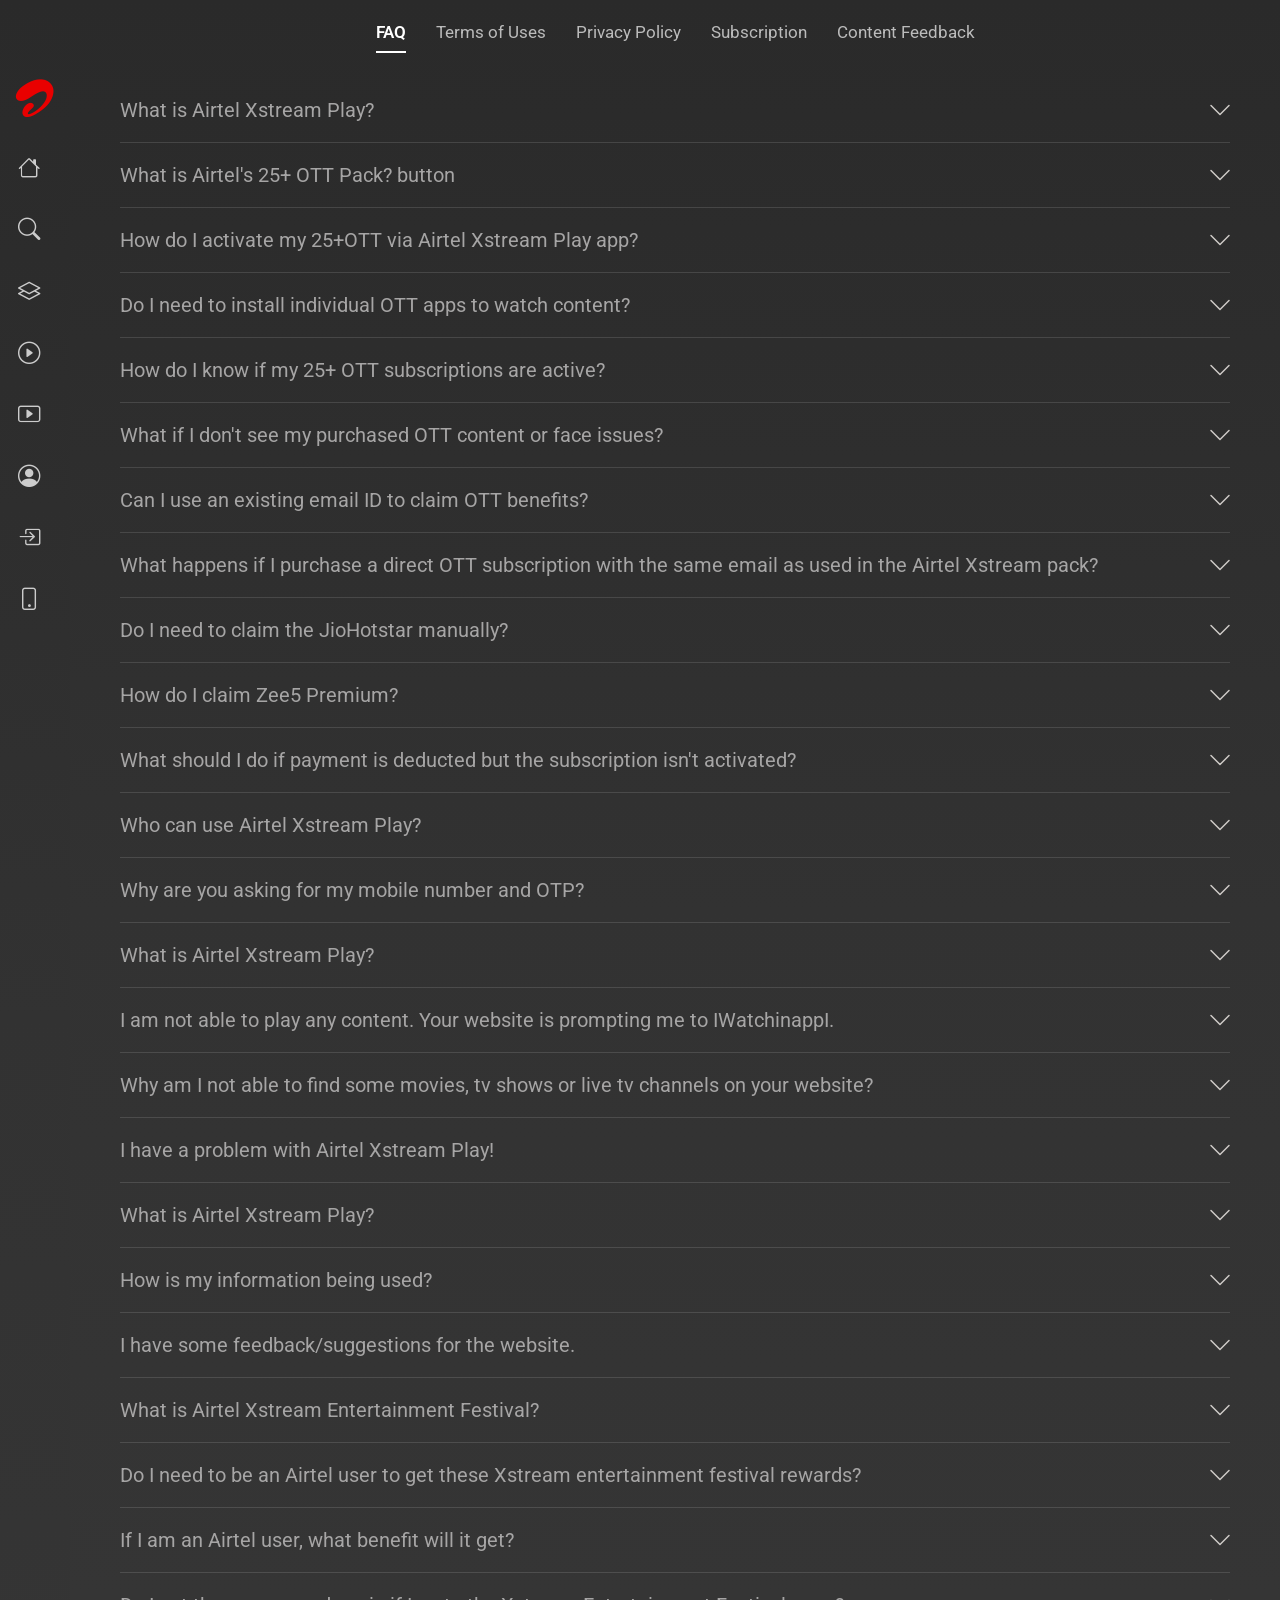
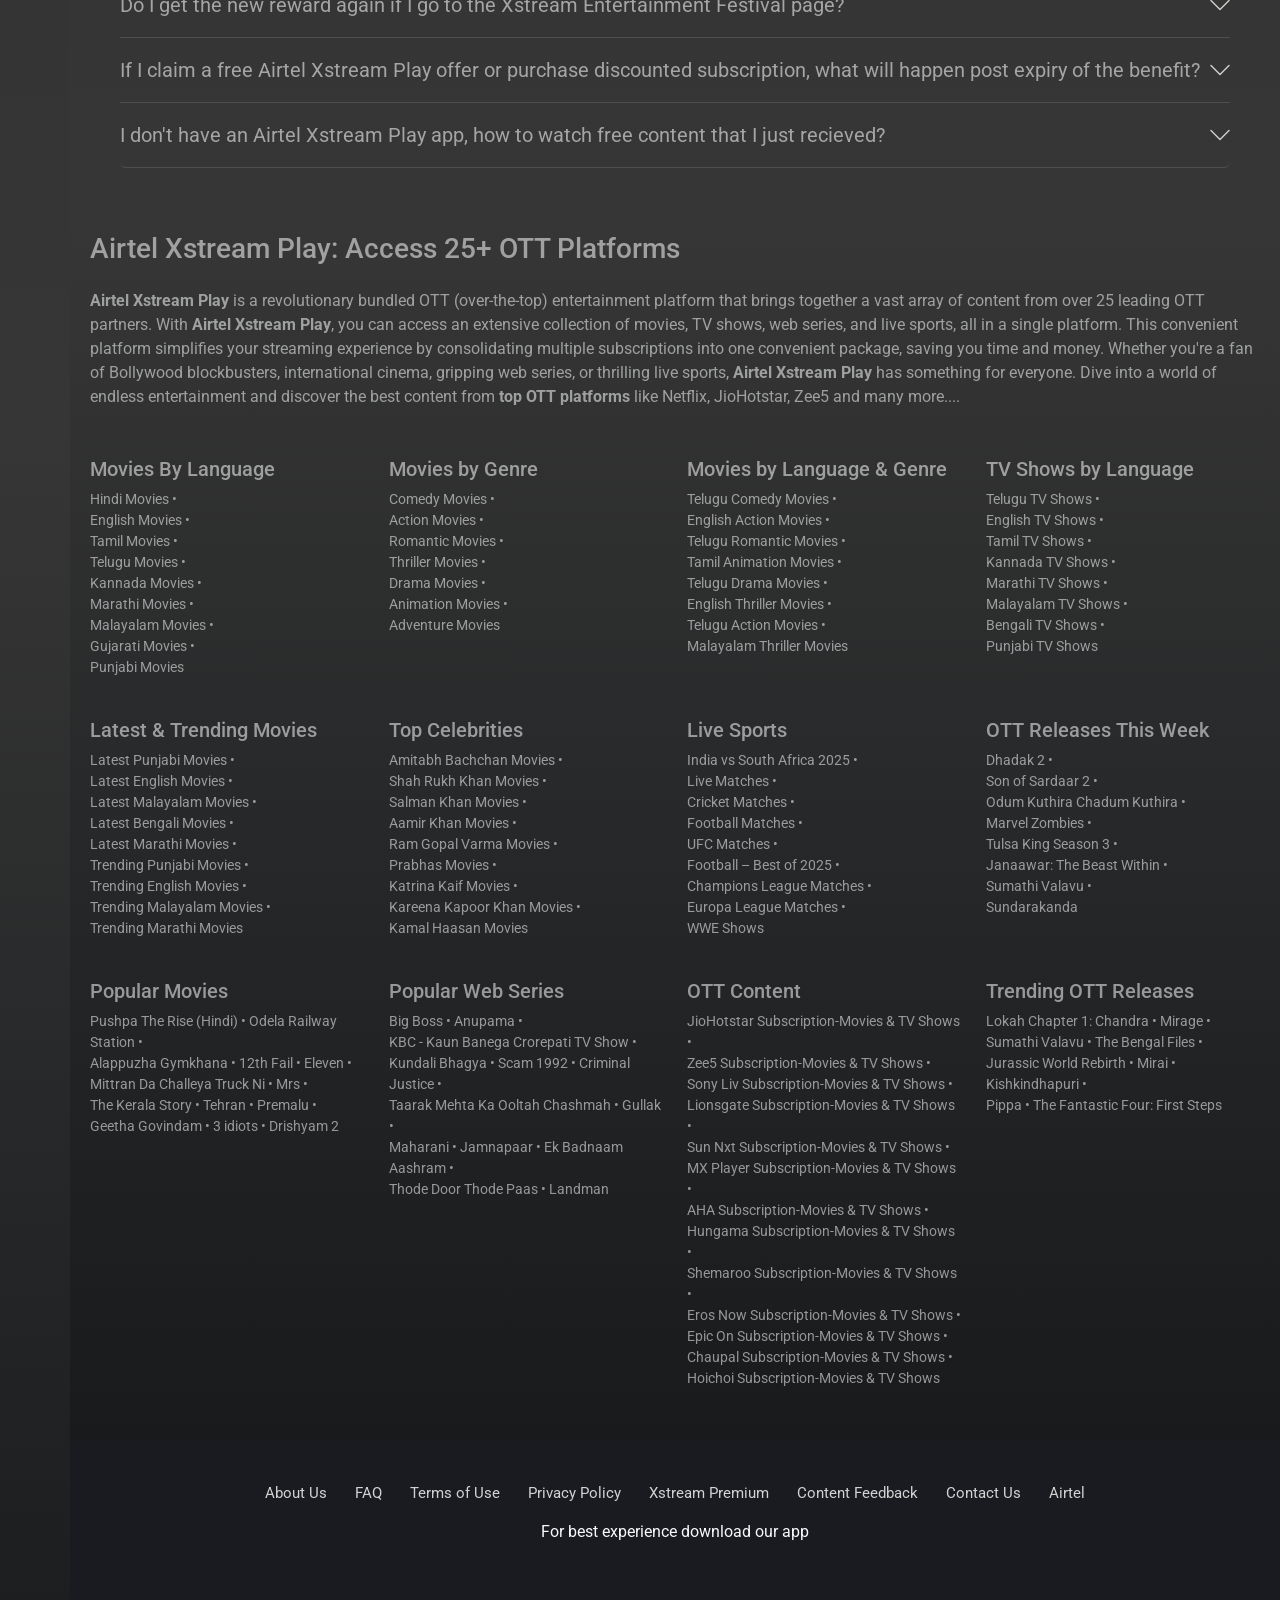
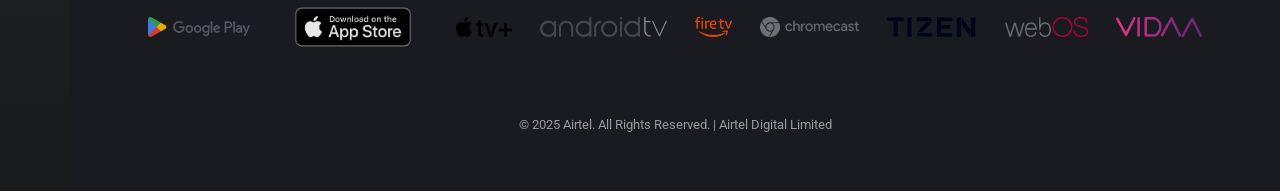
<file: help.html>
<!DOCTYPE html>
<html lang="en">
<head>
    <meta charset="UTF-8">
    <meta name="viewport" content="width=device-width, initial-scale=1.0">
    <title>AirtelXstream</title>

    <link rel="icon" type="image/x-icon" href="/images/airtel-xstream-play-logo-hd.png">
    <link rel="stylesheet" href="/css/style.css">
    <link href="https://cdn.jsdelivr.net/npm/bootstrap@5.3.8/dist/css/bootstrap.min.css" rel="stylesheet">
    <link rel="stylesheet" href="https://cdn.jsdelivr.net/npm/bootstrap-icons@1.11.1/font/bootstrap-icons.css">
    <link rel="preconnect" href="https://fonts.googleapis.com">
    <link rel="preconnect" href="https://fonts.gstatic.com" crossorigin>
    <link href="https://fonts.googleapis.com/css2?family=Montserrat:ital,wght@0,100..900;1,100..900&family=Roboto:ital,wght@0,100..900;1,100..900&display=swap" rel="stylesheet">
</head>
<body>

<div class="page-bg">
    <div class="sidebar">
            <div class="logo mt-2">
                <img src="./images/xsteamplay.png" class="brand">
            </div>
            <ul class="menu">
                <li><a href="./index.html"><i class="bi bi-house"></i><span>Home</span></a>
                </li>
                <li><a href="./search.html"><i class="bi bi-search"></i><span>Search</span></a>
                </li>
                <li><a href="./otts.html"><i class="bi bi-layers"></i><span>OTTs</span></a>
                </li>
                <li><a href="./free.html"><i class="bi bi-play-circle"></i><span>Free</span></a>
                </li>
                <li><a href="./myplan.html"><i class="bi bi-play-btn"></i><span>My Plans</span></a>
                </li>
                <li><a href="./profile.html"><i class="bi bi-person-circle"></i><span>Profile</span></a>
                </li>
                <li>
                    <a href="#" data-bs-toggle="modal" data-bs-target="#loginModal">
                        <i class="bi bi-box-arrow-in-right"></i><span>Log In</span>
                    </a>
                </li>
                <li><a href="https://play.google.com/store/apps/details?id=tv.accedo.airtel.wynk&_branch_match_id=1522531487299482637&utm_source=Website&utm_campaign=Top_Bottom_CTA&utm_medium=Website&_branch_referrer=H4sIAAAAAAAAA8soKSkottLXzy9IzdNLzCwqSc2pKC4pSk3M1cvM00%2F0DMzzCg%2BwcHdKsq8rSk1LLSrKzEuPTyrKLy9OLbJ1ywSK5VcAAJQeFpZEAAAA" target="_blank"><i class="bi bi-phone"></i><span>Get App</span></a>
                </li>
            </ul>
    </div>
    <div class="sidebar-fade"></div>

    <div class="main-content">

         <!-- LOGIN MODAL -->
        <div class="modal fade" id="loginModal" tabindex="-1" aria-hidden="true">
            <div class="modal-dialog modal-dialog-centered">
                <div class="modal-content" style="background:#101214; color:#fff; border-radius:12px; padding:20px 25px;">
                
                <div class="d-flex justify-content-between align-items-center mb-3">
                    <h4 class="m-0">Xstream Play</h4>
                    <button class="btn-close btn-close-white" data-bs-dismiss="modal"></button>
                </div>

                <h5>Enter your Airtel Number</h5>
                <p style="font-size:14px; color:#b9b9b9;">
                    You can also use your Broadband/DTH registered numbers to login
                </p>

                <form>
                    <div class="d-flex align-items-center gap-2 mb-2" style="border-bottom:1px solid #444; padding-bottom:8px;">
                        <span style="font-size:18px;">+91</span>
                        <input id="mobileInput" type="text" class="form-control bg-transparent text-white" placeholder="Enter mobile number">
                    </div>

                    <span id="mobileError" style="color:red; font-size:14px;"></span>

                    <button id="continueBtn" type="button" class="btn w-100 mt-3" style="background:#ffffff; color:#000; border-radius:8px; padding:10px;">
                        Continue
                    </button>
                </form>

                <p class="mt-3 text-center" style="font-size:12px; color:#b9b9b9;">
                    I agree to the <a href="#" style="color:#fff;">Terms of Uses</a> and 
                    <a href="#" style="color:#fff;">Privacy Policy</a>
                </p>

                </div>
            </div>
        </div>

        <!-- OTP MODAL -->
        <div class="modal fade" id="otpModal" tabindex="-1" aria-hidden="true">
            <div class="modal-dialog modal-dialog-centered">
                <div class="modal-content" style="background:#101214; color:#fff; border-radius:12px; padding:25px;">
                    <div class="d-flex align-items-center mb-3">
                        <h5 class="m-0">Verify your number</h5>
                    </div>

                    <p class="mb-1">Enter OTP sent to <span id="otpMobile" style="font-weight:600;"></span></p>

                    <div class="d-flex justify-content-between gap-2 my-4">
                        <input maxlength="1" class="otp-input form-control text-center bg-transparent text-white">
                        <input maxlength="1" class="otp-input form-control text-center bg-transparent text-white">
                        <input maxlength="1" class="otp-input form-control text-center bg-transparent text-white">
                        <input maxlength="1" class="otp-input form-control text-center bg-transparent text-white">
                    </div>

                    <span id="otpError" style="color:red; font-size:14px;"></span>
                    <p class="text-center mb-4" id="resendTimer" style="color:#b9b9b9;">Resend OTP in (0:30)</p>

                    <button class="btn w-100" style="background:#ffffff; color:#000; border-radius:8px; padding:10px;">
                        VERIFY
                    </button>

                    <p class="mt-3 text-center" style="font-size:12px; color:#b9b9b9;">
                        I agree to the <a href="#" style="color:#fff;">Terms of Uses</a> and
                        <a href="#" style="color:#fff;">Privacy Policy</a>
                    </p>

                </div>
            </div>
        </div>

        <div class="custom-tabs">
            <span class="tab active" data-target="faq">FAQ</span>
            <span class="tab" data-target="terms">Terms of Uses</span>
            <span class="tab" data-target="privacy">Privacy Policy</span>
            <span class="tab" data-target="subscription">Subscription</span>
            <span class="tab" data-target="feedback">Content Feedback</span>
        </div>

        <div id="faq" class="tab-content active">
            <div class="accordion faq-accordion" id="faqAccordion">

                <div class="accordion-item">
                    <h2 class="accordion-header">
                        <button class="accordion-button collapsed" type="button" data-bs-toggle="collapse"
                            data-bs-target="#faq1">
                            What is Airtel Xstream Play?
                        </button>
                    </h2>
                    <div id="faq1" class="accordion-collapse collapse" data-bs-parent="#faqAccordion">
                        <div class="accordion-body">
                            The Airtel Xstream Play app is your one-stop destination to access and manage your OTT subscriptions. You can:
                            <ul>
                                <li>Discover and watch premium and free content</li>
                                <li>Claim and manage OTT subscriptions bundled with your subscription pack</li>
                                <li>Get personalized content recommendations</li>
                            </ul>
                        </div>
                    </div>
                </div>
                <div class="accordion-item">
                    <h2 class="accordion-header">
                        <button class="accordion-button collapsed" type="button" data-bs-toggle="collapse"
                            data-bs-target="#faq2">
                            What is Airtel's 25+ OTT Pack? button
                        </button>
                    </h2>
                    <div id="faq2" class="accordion-collapse collapse" data-bs-parent="#faqAccordion">
                        <div class="accordion-body">
                            This D2C pack is a standalone OTT bundle available at ₹279 for 1 month. It includes access to: 
                            <ul>
                                <li>Netflix Basic </li>
                                <li>JioHotstar Super </li>
                                <li>Zee5 Premium </li>
                                <li>Airtel Xstream Play premium pack</li>
                            </ul>
                        </div>
                    </div>
                </div>
                <div class="accordion-item">
                    <h2 class="accordion-header">
                        <button class="accordion-button collapsed" type="button" data-bs-toggle="collapse"
                            data-bs-target="#faq3">
                            How do I activate my 25+OTT via Airtel Xstream Play app?
                        </button>
                    </h2>
                    <div id="faq3" class="accordion-collapse collapse" data-bs-parent="#faqAccordion">
                        <div class="accordion-body"> 
                            <ul>
                                Follow these steps:
                                <li>Discover and watch premium and free content</li>
                                <li>Log in using your Airtel mobile number</li>
                                <li>Log in using your Airtel mobile number</li>
                            </ul>
                        </div>
                    </div>
                </div>
                <div class="accordion-item">
                    <h2 class="accordion-header">
                        <button class="accordion-button collapsed" type="button" data-bs-toggle="collapse"
                            data-bs-target="#faq4">
                            Do I need to install individual OTT apps to watch content?
                        </button>
                    </h2>
                    <div id="faq4" class="accordion-collapse collapse" data-bs-parent="#faqAccordion">
                        <div class="accordion-body">
                            Yes. It is mandatory to install:
                            <ul>
                                <li>Netflix Basic</li>
                                <li>JioHotstar</li>
                                <li>Zee5</li>
                                <li>Airtel Xstream Play</li>
                                Note: Zee5 content discovery and playback should be through Airtel Xstream Play.
                            </ul>
                        </div>
                    </div>
                </div>
                <div class="accordion-item">
                    <h2 class="accordion-header">
                        <button class="accordion-button collapsed" type="button" data-bs-toggle="collapse"
                            data-bs-target="#faq5">
                            How do I know if my 25+ OTT subscriptions are active?
                        </button>
                    </h2>
                    <div id="faq5" class="accordion-collapse collapse" data-bs-parent="#faqAccordion">
                        <div class="accordion-body">
                            
                            <ul>
                                <li>Go to the My Plans Page on Airtel Xstream Play app</li>
                                <li>Check subscription status of each OTT</li>
                                <li>Ensure all OTTs are claimed to avoid playback errors</li>
                            </ul>
                        </div>
                    </div>
                </div>
                <div class="accordion-item">
                    <h2 class="accordion-header">
                        <button class="accordion-button collapsed" type="button" data-bs-toggle="collapse"
                            data-bs-target="#faq6">
                            What if I don't see my purchased OTT content or face issues?
                        </button>
                    </h2>
                    <div id="faq6" class="accordion-collapse collapse" data-bs-parent="#faqAccordion">
                        <div class="accordion-body">
                            <ul>
                                <li>Check if the subscription is active in the My Plans Page/li>
                                <li>Confirm you're logged into the correct email/account for each OTT</li>
                                <li>If issues persist, contact support at: support-airtelxstream@airtel.com</li>
                            </ul>
                        </div>
                    </div>
                </div>
                <div class="accordion-item">
                    <h2 class="accordion-header">
                        <button class="accordion-button collapsed" type="button" data-bs-toggle="collapse"
                            data-bs-target="#faq7">
                            Can I use an existing email ID to claim OTT benefits?
                        </button>
                    </h2>
                    <div id="faq7" class="accordion-collapse collapse" data-bs-parent="#faqAccordion">
                        <div class="accordion-body">
                            Use a new email ID that has not been previously used for direct subscriptions or past claims on Airtel network.
                            <ul>
                                <li>This ensures a smooth activation and avoids rejection from the partner platform.</li>
                            </ul>
                        </div>
                    </div>
                </div>
                <div class="accordion-item">
                    <h2 class="accordion-header">
                        <button class="accordion-button collapsed" type="button" data-bs-toggle="collapse"
                            data-bs-target="#faq8">
                            What happens if I purchase a direct OTT subscription with the same email as used in the Airtel Xstream pack?
                        </button>
                    </h2>
                    <div id="faq8" class="accordion-collapse collapse" data-bs-parent="#faqAccordion">
                        <div class="accordion-body">
                            The Airtel Xstream Play app is your one-stop destination to access and manage your OTT subscriptions. You can:
                            <ul>
                                It is advisable to use a fresh email ID for OTT claims wherever required. If not, there could be
                                <li>Conflict in account verification</li>
                                <li>Denial of access due to existing subscriptions</li>
                                <li>Get personalized content recommendations</li>
                            </ul>
                        </div>
                    </div>
                </div>
                <div class="accordion-item">
                    <h2 class="accordion-header">
                        <button class="accordion-button collapsed" type="button" data-bs-toggle="collapse"
                            data-bs-target="#faq9">
                            Do I need to claim the JioHotstar manually?
                        </button>
                    </h2>
                    <div id="faq9" class="accordion-collapse collapse" data-bs-parent="#faqAccordion">
                        <div class="accordion-body">
                            No. JioHotstar is preactivated.
                            <ul>
                                <li>Open the JioHotstar app and login using your Airtel number</li>
                                <li>You can also discover and watch JioHotstar content directly within Xstream Play</li>
                            </ul>
                        </div>
                    </div>
                </div>
                <div class="accordion-item">
                    <h2 class="accordion-header">
                        <button class="accordion-button collapsed" type="button" data-bs-toggle="collapse"
                            data-bs-target="#faq10">
                            How do I claim Zee5 Premium?
                        </button>
                    </h2>
                    <div id="faq10" class="accordion-collapse collapse" data-bs-parent="#faqAccordion">
                        <div class="accordion-body">
                            Open the Xstream Play app
                            <ul>
                                <li>Navigate to the My Plans Page and click on Claim Zee5</li>
                                <li>Post claim, you'll be redirected to the Zee5 content channel page inside Xstream for consumption</li>
                                <li>Note: Zee5 app installation is required but content playback will happen on Xstream.</li>
                            </ul>
                        </div>
                    </div>
                </div>
                <div class="accordion-item">
                    <h2 class="accordion-header">
                        <button class="accordion-button collapsed" type="button" data-bs-toggle="collapse"
                            data-bs-target="#faq11">
                            What should I do if payment is deducted but the subscription isn't activated?
                        </button>
                    </h2>
                    <div id="faq11" class="accordion-collapse collapse" data-bs-parent="#faqAccordion">
                        <div class="accordion-body">
                            <ul>
                                <li>Check confirmation message/SMS</li>
                                <li>Visit the My Plans Page in Xstream app to verify status</li>
                                <li>If issue persists, contact: support-airtelxstream@airtel.com</li>
                            </ul>
                        </div>
                    </div>
                </div>
                <div class="accordion-item">
                    <h2 class="accordion-header">
                        <button class="accordion-button collapsed" type="button" data-bs-toggle="collapse"
                            data-bs-target="#faq12">
                            Who can use Airtel Xstream Play?
                        </button>
                    </h2>
                    <div id="faq12" class="accordion-collapse collapse" data-bs-parent="#faqAccordion">
                        <div class="accordion-body">
                            <ul>
                                <li>Anyone who has an Airtel connection (Postpaid, Broadband, DTH, Prepaid) has access to Airtel Xstream Play.</li>
                            </ul>
                        </div>
                    </div>
                </div>
                <div class="accordion-item">
                    <h2 class="accordion-header">
                        <button class="accordion-button collapsed" type="button" data-bs-toggle="collapse"
                            data-bs-target="#faq13">
                            Why are you asking for my mobile number and OTP?
                        </button>
                    </h2>
                    <div id="faq13" class="accordion-collapse collapse" data-bs-parent="#faqAccordion">
                        <div class="accordion-body">
                            <ul>
                                <li>Airtel Xstream Play is a service which is available only for Airtel users, and hence we need to verify that you are an Airtel user. Once you enter your mobile number we send an OTP to that number to verify
                                that the number is your own. Even DTH, Broadband users may access this service, by entering their Registered mobile numbers associated with their DTH or broadband accounts.</li>
                            </ul>
                        </div>
                    </div>
                </div>
                <div class="accordion-item">
                    <h2 class="accordion-header">
                        <button class="accordion-button collapsed" type="button" data-bs-toggle="collapse"
                            data-bs-target="#faq14">
                            What is Airtel Xstream Play?
                        </button>
                    </h2>
                    <div id="faq14" class="accordion-collapse collapse" data-bs-parent="#faqAccordion">
                        <div class="accordion-body">
                            How do you Login
                            <ul>
                                <li>If you click on any video, if you are not already logged in, you will be asked to login with your mobile number. Alternatively you can login by going to More + Login.</li>
                            </ul>
                        </div>
                    </div>
                </div>
                <div class="accordion-item">
                    <h2 class="accordion-header">
                        <button class="accordion-button collapsed" type="button" data-bs-toggle="collapse"
                            data-bs-target="#faq15">
                            I am not able to play any content. Your website is prompting me to IWatchinappI.
                        </button>
                    </h2>
                    <div id="faq15" class="accordion-collapse collapse" data-bs-parent="#faqAccordion">
                        <div class="accordion-body">
                            
                            <ul>
                                <li>Please follow the following steps:
                                    Try using a different browser- Chrome in Android or Windows, Safari in iOS or Mac
                                    If you are a broadband or DTH user, please check if you have entered the correct registered number. You can go to More Logout and then login again with the correct number
                                    If you are a prepaid user, please check if you are on a recharge greater than Rs. 199
                                    If your issue is still not resolved, then contact us at support-airtelxstream@airtel.com
                                </li>
                            </ul>
                        </div>
                    </div>
                </div>
                <div class="accordion-item">
                    <h2 class="accordion-header">
                        <button class="accordion-button collapsed" type="button" data-bs-toggle="collapse"
                            data-bs-target="#faq16">
                            Why am I not able to find some movies, tv shows or live tv channels on your website?
                        </button>
                    </h2>
                    <div id="faq16" class="accordion-collapse collapse" data-bs-parent="#faqAccordion">
                        <div class="accordion-body">
                            <ul>
                                <li>The website is still a beta product, currently under development. We are adding new features and content every fortnight.</li>
                            </ul>
                        </div>
                    </div>
                </div>
                <div class="accordion-item">
                    <h2 class="accordion-header">
                        <button class="accordion-button collapsed" type="button" data-bs-toggle="collapse"
                            data-bs-target="#faq17">
                            I have a problem with Airtel Xstream Play!
                        </button>
                    </h2>
                    <div id="faq17" class="accordion-collapse collapse" data-bs-parent="#faqAccordion">
                        <div class="accordion-body">
                            The Airtel Xstream Play app is your one-stop destination to access and manage your OTT subscriptions. You can:
                            <ul>
                                <li>Please write to us at support-airtelxstream@airtel.com , and we will resolve it</li>
                            </ul>
                        </div>
                    </div>
                </div>
                <div class="accordion-item">
                    <h2 class="accordion-header">
                        <button class="accordion-button collapsed" type="button" data-bs-toggle="collapse"
                            data-bs-target="#faq18">
                            What is Airtel Xstream Play?
                        </button>
                    </h2>
                    <div id="faq18" class="accordion-collapse collapse" data-bs-parent="#faqAccordion">
                        <div class="accordion-body">
                            <ul>
                                <li>Please write to us at support-airtelxstream@airtel.com , and we will resolve it</li>
                            </ul>
                        </div>
                    </div>
                </div>
                <div class="accordion-item">
                    <h2 class="accordion-header">
                        <button class="accordion-button collapsed" type="button" data-bs-toggle="collapse"
                            data-bs-target="#faq19">
                            How is my information being used?
                        </button>
                    </h2>
                    <div id="faq19" class="accordion-collapse collapse" data-bs-parent="#faqAccordion">
                        <div class="accordion-body">
                            Please refer to the Privacy policy (http://static.airtel.tv/privacypolicy.html) and Terms of Use (http://static.airtel.tv/termsofuse.html) for more information on how the information you have shared is being used.
                        </div>
                    </div>
                </div>
                <div class="accordion-item">
                    <h2 class="accordion-header">
                        <button class="accordion-button collapsed" type="button" data-bs-toggle="collapse"
                            data-bs-target="#faq20">
                            I have some feedback/suggestions for the website.
                        </button>
                    </h2>
                    <div id="faq20" class="accordion-collapse collapse" data-bs-parent="#faqAccordion">
                        <div class="accordion-body">
                            If you have any suggestions or feedback, we welcome you to write directly to the team building this website by going to More + Feedback.
                        </div>
                    </div>
                </div>
                <div class="accordion-item">
                    <h2 class="accordion-header">
                        <button class="accordion-button collapsed" type="button" data-bs-toggle="collapse"
                            data-bs-target="#faq21">
                            What is Airtel Xstream Entertainment Festival?
                        </button>
                    </h2>
                    <div id="faq21" class="accordion-collapse collapse" data-bs-parent="#faqAccordion">
                        <div class="accordion-body">
                            Xstream Entertainment Festival ('Contest') is an opportunity for Participants to stand a chance to win rewards offered by Xtelify ('AirtelXstream')
                        </div>
                    </div>
                </div>
                <div class="accordion-item">
                    <h2 class="accordion-header">
                        <button class="accordion-button collapsed" type="button" data-bs-toggle="collapse"
                            data-bs-target="#faq22">
                            Do I need to be an Airtel user to get these Xstream entertainment festival rewards?
                        </button>
                    </h2>
                    <div id="faq22" class="accordion-collapse collapse" data-bs-parent="#faqAccordion">
                        <div class="accordion-body">
                            It applies only to Airtel telecom (Prepaid & Postpaid) active customers.
                        </div>
                    </div>
                </div>
                <div class="accordion-item">
                    <h2 class="accordion-header">
                        <button class="accordion-button collapsed" type="button" data-bs-toggle="collapse"
                            data-bs-target="#faq23">
                            If I am an Airtel user, what benefit will it get?
                        </button>
                    </h2>
                    <div id="faq23" class="accordion-collapse collapse" data-bs-parent="#faqAccordion">
                        <div class="accordion-body">
                            Users will get either FREE Airtel Xstream Play subscription for a limited period Or Discounted to a minimum of 50% or more for 30 day AXP subscription
                        </div>
                    </div>
                </div>
                <div class="accordion-item">
                    <h2 class="accordion-header">
                        <button class="accordion-button collapsed" type="button" data-bs-toggle="collapse"
                            data-bs-target="#faq24">
                            Do I get the new reward again if I go to the Xstream Entertainment Festival page?
                        </button>
                    </h2>
                    <div id="faq24" class="accordion-collapse collapse" data-bs-parent="#faqAccordion">
                        <div class="accordion-body">
                            Reward, once generated, will not change (No retries)
                        </div>
                    </div>
                </div>
                <div class="accordion-item">
                    <h2 class="accordion-header">
                        <button class="accordion-button collapsed" type="button" data-bs-toggle="collapse"
                            data-bs-target="#faq25">
                           If I claim a free Airtel Xstream Play offer or purchase discounted subscription, what will happen post expiry of the benefit?
                        </button>
                    </h2>
                    <div id="faq25" class="accordion-collapse collapse" data-bs-parent="#faqAccordion">
                        <div class="accordion-body">
                            <ol type="A">
                                <li>If you get discounted Airtel Xstream Play offer ( % discount or Free 1 month offer), the benefit will be discontinued after a defined period.</li>
                                <li>Any subscription will not be auto renewed unless given consent.</li>
                                <li>If you add to bill or auto renew it will be on market price after the end of the defined benefit period.</li>
                            </ol>
                        </div>
                    </div>
                </div>
                <div class="accordion-item">
                    <h2 class="accordion-header">
                        <button class="accordion-button collapsed" type="button" data-bs-toggle="collapse"
                            data-bs-target="#faq26">
                            I don't have an Airtel Xstream Play app, how to watch free content that I just recieved?
                        </button>
                    </h2>
                    <div id="faq26" class="accordion-collapse collapse" data-bs-parent="#faqAccordion">
                        <div class="accordion-body">
                            <ol type="A">
                                <li>Get Airtel Xstream Play app on your</li>
                                <li>Smartphones : https://open.airtelxstream.in/GetXstream.</li>
                                <li>Smart TV from play store or app store Or Watch it on your Airtel Xstream TV.</li>
                            </ol>
                        </div>
                    </div>
                </div>
            </div>

        </div>

        <div id="terms" class="tab-content">
            <div id="terms" class="terms-container">
            <h2 class="terms-title">Airtel Xstream Play Premium</h2>

            <div class="terms-content mt-4">

                <p class="tou__text">
                    <span class="strong">THESE TERMS OF USE ("Agreement")</span> FOR THE APPLICATION ARE A LEGAL AND BINDING AGREEMENT BETWEEN YOU ("you", "your") AND 
                    XTELIFY LIMITED (formerly Airtel Digital Limited) ("we", "us", "Airtel/Xstream/Xtelify"). THIS AGREEMENT GOVERNS YOUR USE OF THE 
                    APPLICATION AND SERVICES. PLEASE READ THIS AGREEMENT CAREFULLY BEFORE USING THE APPLICATION AND THE SERVICE.
                </p>

                <p class="tou__text">
                    BY REGISTERING ON OR USING THE APPLICATION/SERVICE, YOU (a) ACKNOWLEDGE THAT YOU HAVE READ AND UNDERSTOOD THIS AGREEMENT, 
                    (b) REPRESENT THAT YOU COMPLY WITH ALL REQUIREMENTS, AND (c) AGREE TO BE BOUND BY THIS AGREEMENT.
                </p>

                <p class="tou__text">
                    THE APPLICATION AND THE SERVICE MAY BE USED ONLY BY USERS WHO ARE LAWFUL OWNERS OF, OR HAVE AUTHORIZATION TO USE, THE 
                    MSISDNs AND DEVICES AND MAKE PAYMENTS, IF ANY. IF YOU DO NOT ACCEPT THE TERMS, DO NOT USE THE APPLICATION.
                </p>

                <p class="tou__text">
                    AIRTEL MAY AMEND THIS AGREEMENT BY POSTING THE UPDATED VERSION ON THE APPLICATION OR 
                    <a href="https://www.airtelxstream.in">https://www.airtelxstream.in</a>. CONTINUED USE MEANS ACCEPTANCE OF CHANGES.
                </p>

                <p class="tou__text"><span class="strong">Definitions</span></p>

                <p class="tou__text"><span class="strong">Affiliate(s):</span> Any entity that Controls, is Controlled by, or is under Common Control with another entity.</p>

                <p class="tou__text"><span class="strong">Application:</span> The ‘Airtel Xstream Play’ mobile app including Documentation.</p>

                <p class="tou__text"><span class="strong">Channel(s):</span> Third-party branded channels accessible through the Application.</p>

                <p class="tou__text"><span class="strong">Contaminant:</span> Viruses, worms, trojans, or malicious code.</p>

                <p class="tou__text"><span class="strong">Content:</span> All audio/video content made available via the Application.</p>

                <p class="tou__text">
                    <span class="strong">Service</span><br>
                    You must download and install the Application to use the Service. You may browse, search, access, stream, subscribe to Channels, and download Content where permitted. Features and functionalities are subject to Airtel’s discretion.
                </p>

                <p class="tou__text">
                    <span class="strong">Channel & Content</span><br>
                    YOU UNDERSTAND AND AGREE THAT THE APPLICATION ONLY ENABLES USERS TO ACCESS THE CHANNELS AND THAT AIRTEL IS NOT THE AUTHOR OF THE CONTENT AND HAS NO CONTROL OR RIGHT OVER THE CREATION OR THE SUBSTANCE OF THE CONTENT. ALL CONTENT IS CONTROLLED BY THE RESPECTIVE THIRD PARTY OWNERS AND LICENSORS WHO HAVE MADE AVAILABLE THE CONTENT FOR THE CHANNEL.
                </p>

                <p class="tou__text">
                    YOU ACKNOWLEDGE THAT AIRTEL MAY NOT AND IS NOT REQUIRED TO SCREEN, CENSOR OR EDIT ANY PORTION OF THE CONTENT BEFORE PROVIDING ACCESS TO YOU THE USERS. BY USING THE SERVICE, YOU EXPRESSLY ACKNOWLEDGE AND AGREE THAT AIRTEL SHALL NOT BE RESPONSIBLE FOR ANY DAMAGES, CLAIMS OR OTHER LIABILITY ARISING FROM OR RELATED TO YOUR ACCESS, USE OR DOWNLOAD OF ANY CONTENT OR CHANNEL IN ANY MANNER.
                </p>

                <p class="tou__text"><span class="strong">Device:</span> Any supported device on which the Application is used.</p>

                <p class="tou__text"><span class="strong">Documentation:</span> Manuals, instructions, and related information.</p>

                <p class="tou__text"><span class="strong">Financial Information:</span> As defined in Article 10.2.</p>

                <p class="tou__text"><span class="strong">Information:</span> As defined in Article 4.1, includes Financial Information.</p>

                <p class="tou__text"><span class="strong">Marks:</span> Proprietary logos, branding, names, and trademarks.</p>

                <p class="tou__text">
                    <span class="strong">Disclaimers</span>
                </p>

                <p class="tou__text">
                    <span class="strong">Channel & Content</span><br>
                    YOU UNDERSTAND AND AGREE THAT THE APPLICATION ONLY ENABLES USERS TO ACCESS THE CHANNELS AND THAT AIRTEL IS NOT THE AUTHOR OF THE CONTENT AND HAS 
                    NO CONTROL OR RIGHT OVER THE CREATION OR THE SUBSTANCE OF THE CONTENT. ALL CONTENT IS CONTROLLED BY THE RESPECTIVE THIRD PARTY OWNERS AND 
                    LICENSORS WHO HAVE MADE AVAILABLE THE CONTENT FOR THE CHANNEL.
                </p>

                <p class="tou__text">
                    YOU ACKNOWLEDGE THAT AIRTEL MAY NOT AND IS NOT REQUIRED TO SCREEN, CENSOR OR EDIT ANY PORTION OF THE CONTENT BEFORE PROVIDING ACCESS TO YOU 
                    THE USERS. BY USING THE SERVICE, YOU EXPRESSLY ACKNOWLEDGE AND AGREE THAT AIRTEL SHALL NOT BE RESPONSIBLE FOR ANY DAMAGES, CLAIMS OR OTHER 
                    LIABILITY ARISING FROM OR RELATED TO YOUR ACCESS, USE OR DOWNLOAD OF ANY CONTENT OR CHANNEL IN ANY MANNER.
                </p>

                <p class="tou__text">
                    YOU FURTHER UNDERSTAND AND AGREE THAT ACCESS TO ALL CONTENT ON THE CHANNELS IS MADE AVAILABLE ON AN 'AS-IS' BASIS. AIRTEL DOES NOT PROVIDE ANY 
                    REPRESENTATION OR WARRANTY, AND DISCLAIMS ALL REPRESENTATIONS AND WARRANTIES (EXPRESS IMPLIED OR STATUTORY) AND ALL RESPONSIBILITY AND LIABILITY, 
                    REGARDING THE CHANNELS AND THEIR RESPECTIVE CONTENT, INCLUDING, WITHOUT LIMITATION, THEIR (a) QUALITY, SUBSTANCE, ACCURACY, RELIABILITY, 
                    APPROPRIATENESS OR ANY OTHER STANDARDS, (b) COMPLIANCE WITH APPLICABLE LAWS, RULES, REGULATION AND GUIDELINES, OR (c) TITLE OR 
                    NON-INFRINGEMENT OF ANY PARTY'S RIGHTS. AIRTEL HAS NO LIABILITY FOR ANY CHANNEL OR CONTENT YOU FIND TO BE OFFENSIVE, INDECENT, OBJECTIONABLE, 
                    SLANDEROUS OR LIBELOUS.
                </p>

                <br>

                <p class="tou__text">
                    <span class="strong">Application & Service</span>
                </p>

                <p class="tou__text">
                    IN ADDITION, YOU EXPRESSLY AGREE THAT THE APPLICATION AND SERVICE ARE PROVIDED ON AN "AS-IS" BASIS AND THE DOWNLOAD, INSTALLATION AND USE OF THE 
                    APPLICATION, SERVICE, CHANNELS AND CONTENT IS AT YOUR SOLE RISK. AIRTEL DOES NOT MAKE, AND DISCLAIMS, ANY REPRESENTATIONS OR WARRANTIES, EXPRESS, 
                    IMPLIED OR STATUTORY, REGARDING THE SERVICE AND THE APPLICATION, OR ITS MERCHANTABILITY, FITNESS FOR A PARTICULAR PURPOSE, TITLE, 
                    NONINFRINGEMENT OF THIRD PARTY RIGHTS, OR ANY WARRANTIES ARISING BY COURSE OF DEALING OR CUSTOM OF TRADE.
                </p>

                <p class="tou__text">
                    AIRTEL MAKES NO REPRESENTATION OR WARRANTY THAT THE MATERIAL DISPLAYED ON OR OFFERED THROUGH THE SERVICE ARE ACCURATE, COMPLETE, APPROPRIATE, 
                    RELIABLE, OR TIMELY. AIRTEL ALSO MAKES NO REPRESENTATION OR WARRANTY THAT THE APPLICATION OR THE SERVICE WILL MEET YOUR REQUIREMENTS OR THAT 
                    YOUR ACCESS TO AND USE THEREOF WILL BE UNINTERRUPTED OR ERROR-FREE, OR THAT THE APPLICATION WILL BE COMPATIBLE OR INTEROPERABLE WITH ANY 
                    USER'S DEVICE.
                </p>


                <p class="tou__text"><span class="strong">MSISDN:</span> The mobile number used for registration.</p>

                <p class="tou__text"><span class="strong">Personally Identifiable Data:</span> Any personal data identifying a User.</p>

                <p class="tou__text"><span class="strong">Privacy Policy:</span> As specified earlier.</p>

                <p class="tou__text"><span class="strong">Proprietary Materials:</span> The Service, Application, Channels, Content, and Marks.</p>

                <p class="tou__text"><span class="strong">Service(s):</span> Video streaming/downloading services provided by Airtel.</p>

                <p class="tou__text"><span class="strong">SNS:</span> As defined in Article 6.1.</p>

                <p class="tou__text"><span class="strong">Unique Identifiers:</span> As defined in Article 5.1.</p>

                <p class="tou__text"><span class="strong">User(s):</span> End users meeting all eligibility, registration, and compliance conditions.</p>

                <p class="tou__text"><span class="strong">User Materials:</span> As defined in Article 3.11(b).</p>

                <p class="tou__text">
                    <span class="strong">Service</span><br>
                    You must download and install the Application to use the Service. You may browse, search, access, stream, subscribe to Channels, and download Content where permitted. Features and functionalities are subject to Airtel’s discretion.
                </p>

                <p class="tou__text">
                    <span class="strong">Channel & Content</span><br>
                    YOU UNDERSTAND AND AGREE THAT THE APPLICATION ONLY ENABLES USERS TO ACCESS THE CHANNELS AND THAT AIRTEL IS NOT THE AUTHOR OF THE CONTENT AND HAS NO CONTROL OR RIGHT OVER THE CREATION OR THE SUBSTANCE OF THE CONTENT.
                </p>

                <p class="tou__text">
                    YOU ACKNOWLEDGE THAT AIRTEL MAY NOT AND IS NOT REQUIRED TO SCREEN, CENSOR OR EDIT ANY CONTENT BEFORE PROVIDING ACCESS.
                </p>

                <p class="tou__text">
                    YOU FURTHER UNDERSTAND AND AGREE THAT ALL CONTENT IS PROVIDED “AS-IS” AND AIRTEL DISCLAIMS ALL WARRANTIES INCLUDING QUALITY, ACCURACY, RELIABILITY, COMPLIANCE, OR NON-INFRINGEMENT.
                </p>

                <br>

                <p class="tou__text"><span class="strong">Application & Service</span></p>

                <p class="tou__text">
                    THE APPLICATION AND SERVICE ARE PROVIDED “AS-IS”. AIRTEL DISCLAIMS ALL WARRANTIES INCLUDING MERCHANTABILITY, FITNESS FOR PURPOSE, AND NON-INFRINGEMENT.
                </p>

                <p class="tou__text">
                    AIRTEL DOES NOT GUARANTEE UNINTERRUPTED SERVICE OR COMPATIBILITY. DEVICE DAMAGE OR DATA LOSS IS NOT AIRTEL’S RESPONSIBILITY.
                </p>

                <p class="tou__text"><span class="strong">Requirements & Restrictions</span></p>

                <p class="tou__text"><span class="strong">Registration:</span> You must provide accurate details including MSISDN, name, email, payment data.</p>

                <p class="tou__text"><span class="strong">Territory:</span> Service available only in India.</p>

                <p class="tou__text"><span class="strong">Age:</span> Must be 18+ to register.</p>

                <p class="tou__text">
                    <span class="strong">Device Compatibility:</span><br>
                    Not supported on:<br>
                    1. LG WebOS<br>
                    2. Roku TV<br>
                    3. Linux systems
                </p>

                <p class="tou__text"><span class="strong">Connectivity:</span> Internet required; charges may apply.</p>

                <p class="tou__text"><span class="strong">Releases:</span> Updates and upgrades are governed by this Agreement.</p>

                <p class="tou__text"><span class="strong">Usage:</span> Personal, non-commercial use only.</p>

                <p class="tou__text"><span class="strong">No Public Exhibition:</span> Public display is prohibited.</p>

                <p class="tou__text"><span class="strong">Dissemination Rules:</span></p>

                <ul class="tou__list">
                    <li>Do not upload harmful, offensive, illegal, or copyrighted material.</li>
                    <li>No impersonation, misleading data, or viruses.</li>
                    <li>No hate speech or threats.</li>
                </ul>

                <p class="tou__text"><span class="strong">Misuse:</span> Any misuse of your account or the Service is prohibited.</p>

                <p class="tou__text"><span class="strong">Technical Restrictions:</span></p>

                <ul class="tou__list">
                    <li>No bots, scraping tools, scripts, automation.</li>
                    <li>No hacking, scanning, or tampering with the Service.</li>
                </ul>

                <p class="tou__text"><span class="strong">Reverse Engineering:</span> Forbidden.</p>

                <p class="tou__text"><span class="strong">Suspension:</span> Airtel may suspend or discontinue the service anytime.</p>

                <p class="tou__text"><span class="strong">Take Down:</span> Content may be removed per law.</p>

                <p class="tou__text"><span class="strong">Loss of Device:</span> You remain liable until Airtel unsubscribes the account.</p>

                <p class="tou__text"><span class="strong">Data & Information:</span> Airtel may collect and use information per Privacy Policy.</p>

                <p class="tou__text">
                    <span class="strong">Limitation of Liability</span>
                </p>

                <p class="tou__text">
                    TO THE MAXIMUM EXTENT PERMITTED BY APPLICABLE LAW, AIRTEL, ITS LICENSORS, SUPPLIERS, PARTNERS, AFFILIATES OR THIRD-PARTY SERVICE PROVIDERS 
                    WILL NOT BE LIABLE TO YOU OR ANY THIRD PARTY, WHETHER UNDER LAW, CONTRACT (INCLUDING FUNDAMENTAL BREACH) OR TORT (INCLUDING NEGLIGENCE), 
                    FOR ANY DIRECT, INDIRECT, INCIDENTAL, SPECIAL, EXEMPLARY, PUNITIVE OR CONSEQUENTIAL DAMAGES, OR FOR ANY LOSS OF PROFITS, REVENUES, DATA, 
                    BUSINESS, PRODUCTION OR GOODWILL, OR FOR ANY OTHER FORM OF DAMAGES IN ANY MANNER ARISING OUT OF OR IN CONNECTION WITH THE SERVICES, 
                    APPLICATION, CHANNEL, CONTENT OR THIS AGREEMENT, REGARDLESS OF THE FORM OF ACTION OR THE BASIS OF THE CLAIM OR WHETHER OR NOT AIRTEL 
                    HAS BEEN ADVISED OF THE POSSIBILITY OF SUCH DAMAGES. ALL OTHER DISCLAIMERS AVAILABLE AT www.wynk.in, OR ANY OF THE ASSOCIATED PAGES OR 
                    LINKS THEREIN, ARE DEEMED TO BE INCORPORATED HEREIN BY REFERENCE.
                </p>

                <br>

                <p class="tou__text">
                    <span class="strong">Indemnity & Release</span>
                </p>

                <p class="tou__text">
                    You agree to indemnify and hold harmless Airtel, its licensors, service providers, their Affiliates, and each of their employees, 
                    officers, directors and agents (together, "Indemnified Parties") against any losses, expenses, costs or damages (including reasonable 
                    attorneys' fees, expert fees and other reasonable costs of litigation or proceedings) arising from, incurred as a result of, or in any 
                    manner related to any claim or action based upon (a) your breach of, or failure to comply with, the terms and conditions of this Agreement, 
                    and including infringement of the copyright or any intellectual property right in the Content, Application or Services, (b) your access 
                    and use of the Proprietary Materials, (c) your breach of applicable laws, rules, regulations and guidelines, (d) your negligence and 
                    misconduct, (e) your infringement or misappropriation of intellectual property rights of any party, (f) Airtel's execution of any of your 
                    instructions, or (g) the use of the Service by any other person using your MSISDN or Device.
                </p>

                <p class="tou__text">
                    To the fullest extent permissible under applicable law, you release and discharge the Indemnified Parties from any liability resulting 
                    from your use or possession of the Application, including in relation to the following: (a) any product liability claims, (b) any claim 
                    that the Proprietary Materials fail to conform to any applicable legal or regulatory requirement, (c) any claim arising under any consumer 
                    protection or similar legislation, and (d) any misuse or unauthorized access of your Airtel account.
                </p>


                <p class="tou__text"><span class="strong">Unique Identifiers:</span> These may be embedded in content metadata.</p>

                <p class="tou__text"><span class="strong">Social Networking Sites:</span></p>

                <ul class="tou__list">
                    <li>Airtel may access SNS profile data when you log in via SNS.</li>
                    <li>Notifications may be posted unless disabled in SNS settings.</li>
                </ul>

                <p class="tou__text"><span class="strong">Advertising:</span> Third-party ads may appear; Airtel is not responsible.</p>

                <p class="tou__text"><span class="strong">Purchased Content:</span> Usage may be restricted by licensing rules.</p>

                <p class="tou__text"><span class="strong">Streaming & Subscription:</span> Streaming-only content cannot be saved or recorded.</p>

                <p class="tou__text">
                    <span class="strong">Payment:</span> You agree to pay applicable charges. Payments are non-refundable except for Airtel-initiated cancellations.
                </p>

                <p class="tou__text"><span class="strong">Auto-renewal:</span> Cancel 48 hrs before renewal.</p>

                <p class="tou__text"><span class="strong">Third-Party Sites:</span> Airtel is not responsible for external websites.</p>

                <p class="tou__text"><span class="strong">Intellectual Property:</span> All rights belong to Airtel or licensors.</p>

                <p class="tou__text"><span class="strong">Termination:</span> Airtel may terminate anytime; you may terminate with 15-day notice.</p>

                <p class="tou__text"><span class="strong">Disclaimers:</span> Content and service are provided “AS-IS”.</p>

                <p class="tou__text"><span class="strong">Limitation of Liability:</span></p>

                <ul class="tou__list">
                    <li>No liability for direct or indirect damages.</li>
                    <li>No liability for loss of data, profits, or business.</li>
                </ul>

                <p class="tou__text"><span class="strong">Indemnity:</span> You must indemnify Airtel for misuse, violations, or unauthorized actions.</p>

                <p class="tou__text"><span class="strong">Miscellaneous</span></p>

                <p class="tou__text"><span class="strong">Governing Law:</span> New Delhi courts have jurisdiction.</p>

                <p class="tou__text"><span class="strong">Entire Agreement:</span> This document + Privacy Policy.</p>

                <p class="tou__text"><span class="strong">Severability:</span> Invalid clauses do not affect the rest.</p>

                <p class="tou__text"><span class="strong">No Waiver:</span> Not enforcing a clause does not waive rights.</p>

                <p class="tou__text"><span class="strong">Amendments:</span> Airtel may update terms anytime.</p>

                <p class="tou__text"><span class="strong">Assignment:</span> You cannot assign rights. Airtel can.</p>

                <p class="tou__text"><span class="strong">Content Redressal Mechanism</span></p>

                <p class="tou__text">For grievances contact:</p>

                <p class="tou__text">
                    <span class="strong">Grievance Officer:</span> Nitin Grover<br>
                    <span class="strong">Email:</span> Content.Grievance@airtel.com<br>
                    <span class="strong">Address:</span> Airtel Center, Udyog Vihar Phase IV, Gurgaon – 122015
                </p>

                <p class="tou__text"><span class="strong">Airtel Xstream Play – Free Content</span></p>

                <p class="tou__text">
                    Provides movies, TV shows, and 200+ live channels via DistroTV.
                </p>

                <p class="tou__text"><span class="strong">Free Content Includes:</span></p>

                <ul class="tou__list">
                    <li>Movies & TV shows</li>
                    <li>200+ DistroTV live channels</li>
                </ul>

                <p class="tou__text"><span class="strong">Product Construct</span></p>

                <p class="tou__text">
                    Accessible on Android, iOS, browsers, Android TVs, LG WebOS, Samsung Tizen, Firestick, and Apple TV.  
                    Content availability depends on partner licensing. Data charges apply.
                </p>

                <p class="tou__text"><span class="strong">Legal Terms & Conditions</span></p>

                <ul class="tou__list">
                    <li><span class="strong">Account Management:</span> You are responsible for your account.</li>
                    <li><span class="strong">Service Changes:</span> Airtel may modify the service anytime.</li>
                    <li><span class="strong">Support:</span> Available via website/app.</li>
                    <li><span class="strong">Usage:</span> Subject to Xtelify’s terms.</li>
                </ul>

            </div>

        </div>

        </div>

        <div id="privacy" class="tab-content">

            <div class="pp-title">Privacy Policy</div>

            <p class="pp-text">
                We at Xtelify (hereinafter mentioned as "Airtel") are committed to protecting our customers'
                Personal Information and shall strive to maintain the privacy of your Personal Information.
                <br><br>
                This Privacy Policy describes the Personal Information which we may collect, and provides our
                approach towards handling and usage of or dealing with the same in compliance with the applicable
                laws and regulations.
                <br><br>
                By using and continuing to use our products and services, you are deemed to have accepted and
                consented to the terms of this Privacy Policy.
            </p>

            <div class="pp-title">Collection of Personal Information</div>

            <p class="pp-text">
                At the time you (a) register on Airtel owned applications ("Software") for using the services,, products and materials made available to you using the Software ("Service") or, (b) make any payments related to your use of the Service or, (c) download any content made available through the Service ("Content") or, (d) update the Software or, (e) share any information through the Software or (f) contact us through our help and support channels or, (f) use our services or websites or otherwise interact with us during the course of our relationship, we may ask you for your personal information (such as your name, telephone number, address, date of birth, credit card details (if required as mode of payment) certain unique identifiers, and any other information or data that can be used by itself to uniquely identify, contact, or locate a person, or can be used with information available from other sources to uniquely identify an individual ) ("Personal Information"). By registering to the Service and/or using the Software / Content, you hereby agree to be bound by the Terms of Use and the terms in this privacy policy ("Privacy Policy") We also may automatically receive and track certain data about your mobile device (such as your device-type, time-zone, version of the operating system or Software currently installed, and language preference) or your activity logs from the use of the Service, Software and Content, and we may create a unique device ID for you so we can recognize you. Airtel may collect such non-identifiable information forgathering data on what parts of the Service / Software are of most interest to Users. In some cases, we may automatically detect your location data, but we will not use it unless you give us permission to do so.If you connect with any social networking site ("SNS"), we may also receive some data from that network(e.g. your SNS ID, name, profile picture, gender, age, locale and email address), which shall be deemed to be included within the meaning of your Personal Information. In case you do not provide your information or consent for usage of Personal Information or later on withdraw your consent for usage of the Personal Information so collected, Airtel reserves the right to discontinue the services for which the said information was sought.
            </p>

            <p class="pp-text">
                Your Personal Information may be collected by Airtel or its authorized third parties (sub-contractors,
                consultants, processors, etc.).
            </p>

            <div class="pp-title">Use of Personal Information</div>

            <p class="pp-text">Your Personal Information may be used for the following purposes:</p>

            <ul class="pp-list">
                <li>to identify and validate your use of Services,</li>
                <li>to complete transactions and billing,</li>
                <li>to provide customized content and advertising,</li>
                <li>to resolve customer support issues,</li>
                <li>to track partner app traffic,</li>
                <li>to ensure technical functioning,</li>
                <li>to improve our products and services,</li>
                <li>to enforce Terms of Use,</li>
                <li>to comply with legal obligations,</li>
                <li>to conduct surveys and analytics,</li>
                <li>to share with Airtel group companies,</li>
                <li>to market and promote products/services.</li>
            </ul>

            <p class="pp-text">
                We may aggregate and encrypt your data to generate insights and statistics.
            </p>

            <p class="pp-text">
                We may also collect information such as call details, browsing history, and additional data required
                while using our services.
            </p>

            <p class="pp-text">
                We may share your Personal Information internally among group entities.
            </p>

            <p class="pp-text pp-strong">You sharing data with third parties</p>

            <p class="pp-text">
                Third-party apps/advertisers may require your Personal Information to offer services. Any data given
                to them is governed by their own privacy policies.
            </p>

            <p class="pp-text pp-strong">Sharing with social networks</p>

            <p class="pp-text">
                If you use an SNS login, Airtel may auto-share your activity and allow posting on your SNS profile.
                Airtel may store access tokens for authentication.

                Airtel may provide your Personal Information or any portion of it to Airtel's strategic partners that work with Airtel to provide products and services, or that help Airtel market its products and services to customers. You further acknowledge that Airtel may be required under law, legal process, litigation,and/or requests from public and governmental authorities to disclose your Personal Information.
                As a part of your use of our products and services and subject to applicable laws, the information and personal data you provide to us may be transferred to countries other than India. This may happen if any of our servers are from time to time located in a country other than India, or one of our service providers is located in a country other than India. By submitting your information and personal data to us, you agree to the transfer, storage, and/or processing of such information and personal data outside India in the manner described above.
                Further, Airtel payment processing partners /gateways may access you billing and shipping information (including your credit cards details, balance in your Airtel account, etc.) in relation to any payments that you make for using the Service. You agree that such third party partners of Airtel may receive such information directly from you. Such third parties' access and protection of your Personal Information will be in accordance with their privacy and security policies and Airtel will not be liable for the same in anyway.
            </p>

            <p class="pp-text pp-strong">Airtel sharing data with third parties</p>

            <p class="pp-text">
                Airtel may provide Personal Information to strategic partners to provide or market services. Airtel
                may also be legally required to disclose your data.
                <br><br>
                Your data may be transferred internationally depending on server locations and service providers.
            </p>

            <p class="pp-text">
                Payment gateway partners may receive billing details directly from you. Airtel is not responsible
                for third-party privacy and security practices.
            </p>

            <p class="pp-text pp-strong">Links to other websites</p>

            <p class="pp-text">
                We may display links to third-party websites. Their privacy policies govern your use.
            </p>

            <p class="pp-text pp-strong">Use of Cookies</p>

            <p class="pp-text">
                Airtel uses cookies and beacons for personalization and analytics. You may disable cookies.
            </p>

            <p class="pp-text pp-strong">Security</p>

            <p class="pp-text">
                Airtel uses industry-standard security measures, firewalls, secure servers, and monitoring systems.
                However, no system is 100% secure against breaches, hacking, malware, or force majeure events.
            </p>

            <p class="pp-text pp-strong">Choice</p>

            <p class="pp-text">
                You may disable features that require sharing Personal Information.
            </p>

            <p class="pp-text pp-strong">Changes to Privacy Policy</p>

            <p class="pp-text">
                Airtel may update this Privacy Policy at any time. Changes will be posted here.
            </p>

            <p class="pp-text pp-strong">Feedback and Concerns</p>

            <p class="pp-text">
                If you have feedback or concerns, contact us
                <a href="https://www.airtelxstream.in/more/help/contentfeedback">here</a>.
            </p>

            <p class="pp-text">
                <span class="pp-strong">Name:</span> Nitin Grover<br>
                <span class="pp-strong">Email:</span> ADLGrievance.Officer@airtel.com
            </p>

            <p class="pp-text pp-strong">
                <a href="https://www.airtelxstream.in/more/help/xstreampremium">About Xstream Premium</a>
            </p>

        </div>

        <div id="subscription" class="tab-content">

            <div class="sub-title">About Airtel Xstream Play</div>

            <p class="sub-text">
                Airtel Xstream is an envelope of channels offered by Xtelify Limited ("Airtel") with content from
                multiple partners such as SonyLiv, Eros Now, Manorama Max, Hoichoi, Namma Flix, Shemaroo, Ultra and more.
                The list of partners updates from time to time at Airtel’s sole discretion.
                <br><br>
                Customers can subscribe to listed packs via the Airtel Xstream application or website by paying the
                applicable charges. Some channels may be available for free at Airtel’s discretion.
            </p>

            <div class="sub-title">Airtel Xstream Play Packs</div>

            <div class="sub-title">Airtel Xstream Premium Pack</div>

            <p class="sub-text">
                This subscription gives users access to a bundle of partner channels ("AirtelXstreamPlayPremiumPack").
                Airtel may modify the list of included partners anytime at its sole discretion.
            </p>

            <table class="sub-table">
                <tr>
                    <th>Pack Title</th>
                    <td>Airtel Xstream Play Premium Pack</td>
                </tr>
                <tr>
                    <th>Plans</th>
                    <td>
                        Rs 149 for 30 days<br>
                        Rs 399 for 90 days<br>
                        Rs 1499 for 365 days
                    </td>
                </tr>
                <tr>
                    <th>Concurrent Screens</th>
                    <td>2 screens allowed</td>
                </tr>
                <tr>
                    <th>Platforms</th>
                    <td>
                        1. Airtel Xstream Box<br>
                        2. Large Screen (Android TV / Apple TV / WebOS / Tizen / Vidaa)<br>
                        3. Desktop (www.airtelxstream.in)<br>
                        4. Mobile App & Website (Android, iOS)
                    </td>
                </tr>
                <tr>
                    <th>Channels of Sale</th>
                    <td>
                        1. Airtel Xstream App & Website<br>
                        2. Airtel Xstream Box<br>
                        3. Shop Category – Airtel Thanks App
                    </td>
                </tr>
                <tr>
                    <th>Included Channels*</th>
                    <td>
                        LionsgatePlay, SonyLiv, Aha, Chaupal, ALTT, Playflix, Hoichoi, Manorama,
                        ErosNow, Ultra, ShemarooMe, Nammaflix, Hungama, Docubay, Klikk, Raj Digital,
                        Epicon, ShortsTV, DollywoodPlay, SunNxt
                        <br><br>
                        * SonyLIV not available on MI TV stick and Chromecast<br>
                        * LionsgatePlay not available on Fire TV
                    </td>
                </tr>
            </table>

            <p class="sub-text center">
                *Subject to modification or substitution at Airtel's discretion.
            </p>

            <div class="sub-title">25+ OTT @ Rs 279</div>

            <p class="sub-text">
                This pack includes subscriptions for Netflix, JioHotstar, Zee5 and Airtel Xstream Play Premium.
                Airtel may modify partners anytime.
            </p>

            <table class="sub-table">
                <tr>
                    <th>Pack Title</th>
                    <td>25+ OTT</td>
                </tr>
                <tr>
                    <th>Plan</th>
                    <td>Monthly – Rs 279</td>
                </tr>
                <tr>
                    <th>Platforms</th>
                    <td>
                        Airtel Xstream Box – Netflix, Hotstar, Xstream App<br>
                        Large Screen (Android TV, Apple TV, WebOS, Tizen, Vidaa)<br>
                        Desktop: airtelxstream.in, netflix.com, hotstar.com<br>
                        Mobile Apps (Android, iOS)
                    </td>
                </tr>
                <tr>
                    <th>Included Subscriptions</th>
                    <td>
                        Netflix Basic<br>
                        JioHotstar Super<br>
                        Zee5 Premium<br>
                        Airtel Xstream Play Premium Pack
                    </td>
                </tr>
                <tr>
                    <th>Screens</th>
                    <td>
                        Netflix – 1<br>
                        Hotstar – 2<br>
                        Zee5 – 2<br>
                        Xstream – 2
                    </td>
                </tr>
                <tr>
                    <th>Resolution</th>
                    <td>
                        Netflix – HD<br>
                        Hotstar – FHD<br>
                        Zee5 – FHD<br>
                        Xstream – varies by partner (Minimum HD)
                    </td>
                </tr>
            </table>

            <p class="sub-text">
                *Subject to modification or substitution at Airtel's discretion.
            </p>

            <div class="sub-title">Terms & Conditions</div>

            <ul class="sub-list">
                <li>1. Packs are available only in India.</li>
                <li>2. Prices are as listed above.</li>
                <li>3. To claim OTT benefits, follow app instructions.</li>
                <li>4. Packs work independently from existing subscriptions.</li>
                <li>5. Premium Pack does not allow watching content on partner apps directly.</li>
                <li>6. Validity depends on the plan purchased.</li>
                <li>7. Partner list may change anytime.</li>
                <li>8. Add-to-bill option will auto-renew monthly unless cancelled.</li>
                <li>9. Auto-renewal applies unless cancelled by user.</li>
                <li>10. Benefits run parallel with existing subscriptions.</li>
                <li>11. Benefits are non-transferable.</li>
                <li>12. Airtel not liable for partner content issues.</li>
                <li>13. Airtel may modify Terms anytime.</li>
                <li>14. Changes will be posted on the website.</li>
                <li>15. Airtel may discontinue or modify packs anytime.</li>
                <li>16. All disputes subject to New Delhi jurisdiction.</li>
                <li>17. Airtel not liable for damages exceeding last paid fee.</li>
                <li>18. Refunds available via support-airtelxstream@airtel.com.</li>
                <li>19. By subscribing, Customer accepts all terms.</li>
            </ul>

        </div>

        <div id="feedback" class="tab-content">

            <h3 class="fb-title">Content Redressal Mechanism</h3>

            <p class="fb-text">
                If you have any grievance or concerns with respect to any content available on Xtelify,
                please write to our Grievance Officer at the below mentioned email ID.
            </p>

            <h3 class="fb-title">Grievance Officer</h3>

            <p class="fb-text"><span class="fb-strong">Name:</span> Mr. Nitin Grover</p>
            <p class="fb-text"><span class="fb-strong">Email:</span> Content.Grievance@airtel.com</p>
            <p class="fb-text">
                <span class="fb-strong">Address:</span> Airtel Center, Plot No. 16, Udyog Vihar Phase IV, Gurgaon - 122015
            </p>

            <p class="fb-text">In order to enable us to efficiently address your grievance/complaint, please include:</p>

            <ol class="fb-list">
                <li>Title of the Content</li>
                <li>Description and nature of complaint</li>
                <li>Date and Time (if any)</li>
                <li>Your name and contact details</li>
            </ol>

            <p class="fb-text">
                <span class="fb-strong">PLEASE NOTE:</span>
                In absence of any of the above details, Xtelify shall not be able to take cognizance of the complaint.
                Xtelify does not warrant that any content you find objectionable will be taken down or remedied to your
                satisfaction. All complaints will be disposed as per timelines specified under the Information Technology
                (Intermediary Guidelines and Digital Media Ethics Code) Rules, 2021.
            </p>

            <h3 class="fb-title">Content Grievance Redressal Report – Last Updated on 4 July, 2025</h3>

            <!-- FULL TABLE START -->
            <table class="fb-table" aria-label="Grievances Summary by Month and Year">

                <caption style="margin-left: 170px;">Monthly Grievance Summary (2023–2025)</caption>

                <thead>
                    <tr>
                        <th>Year</th>
                        <th>Month</th>
                        <th>Grievances Received</th>
                        <th>Acknowledgment Sent</th>
                        <th>Response Sent</th>
                    </tr>
                </thead>

                <tbody>

                    <!-- YEAR 2023 -->
                    <tr><td rowspan="12">2023</td><td>Jan-23</td><td>0</td><td>0</td><td>0</td></tr>
                    <tr><td>Feb-23</td><td>3</td><td>3</td><td>3</td></tr>
                    <tr><td>Mar-23</td><td>1</td><td>1</td><td>1</td></tr>
                    <tr><td>Apr-23</td><td>2</td><td>2</td><td>2</td></tr>
                    <tr><td>May-23</td><td>1</td><td>1</td><td>1</td></tr>
                    <tr><td>Jun-23</td><td>1</td><td>1</td><td>1</td></tr>
                    <tr><td>Jul-23</td><td>7</td><td>7</td><td>7</td></tr>
                    <tr><td>Aug-23</td><td>0</td><td>0</td><td>0</td></tr>
                    <tr><td>Sep-23</td><td>3</td><td>3</td><td>3</td></tr>
                    <tr><td>Oct-23</td><td>11</td><td>11</td><td>11</td></tr>
                    <tr><td>Nov-23</td><td>12</td><td>12</td><td>12</td></tr>
                    <tr><td>Dec-23</td><td>14</td><td>14</td><td>14</td></tr>

                    <tr>
                        <td colspan="2"><strong>Grand Total</strong></td>
                        <td><strong>55</strong></td>
                        <td><strong>55</strong></td>
                        <td><strong>55</strong></td>
                    </tr>

                    <!-- YEAR 2024 -->
                    <tr><td rowspan="11">2024</td><td>Jan-24</td><td>16</td><td>16</td><td>16</td></tr>
                    <tr><td>Feb-24</td><td>11</td><td>11</td><td>11</td></tr>
                    <tr><td>Mar-24 till 12-Mar-24</td><td>17</td><td>17</td><td>17</td></tr>
                    <tr><td>May-24</td><td>10</td><td>10</td><td>10</td></tr>
                    <tr><td>Jun-24</td><td>1</td><td>1</td><td>1</td></tr>
                    <tr><td>Jul-24</td><td>3</td><td>3</td><td>3</td></tr>
                    <tr><td>Aug-24</td><td>0</td><td>0</td><td>0</td></tr>
                    <tr><td>Sep-24</td><td>1</td><td>1</td><td>1</td></tr>
                    <tr><td>Oct-24</td><td>4</td><td>4</td><td>4</td></tr>
                    <tr><td>Nov-24</td><td>2</td><td>2</td><td>2</td></tr>
                    <tr><td>Dec-24</td><td>1</td><td>1</td><td>1</td></tr>

                    <tr>
                        <td colspan="2"><strong>Grand Total</strong></td>
                        <td><strong>66</strong></td>
                        <td><strong>66</strong></td>
                        <td><strong>66</strong></td>
                    </tr>

                    <!-- YEAR 2025 -->
                    <tr><td rowspan="5">2025</td><td>Jan-25</td><td>0</td><td>0</td><td>0</td></tr>
                    <tr><td>Feb-25</td><td>0</td><td>0</td><td>0</td></tr>
                    <tr><td>Mar-25</td><td>0</td><td>0</td><td>0</td></tr>
                    <tr><td>April-25</td><td>0</td><td>0</td><td>0</td></tr>
                    <tr><td>May-25</td><td>0</td><td>0</td><td>0</td></tr>

                </tbody>

                <tfoot>
                    <tr>
                        <td colspan="2"><strong>Grand Total</strong></td>
                        <td><strong>0</strong></td>
                        <td><strong>0</strong></td>
                        <td><strong>0</strong></td>
                    </tr>
                </tfoot>

            </table>
            <!-- FULL TABLE END -->

        </div>

        <!-- Upper Footer Section -->
        <div class="upper-footer text-light py-3 mt-5">


            <h3 class="mb-4">Airtel Xstream Play: Access 25+ OTT Platforms</h3>

            <p class="mb-3">
                <strong>Airtel Xstream Play</strong> is a revolutionary bundled OTT (over-the-top) entertainment platform that brings together a vast array of 
                content from over 25 leading OTT partners. With <strong>Airtel Xstream Play</strong>, you can access an extensive collection of 
                movies, TV shows, web series, and live sports, all in a single platform. This convenient platform simplifies your streaming 
                experience by consolidating multiple subscriptions into one convenient package, saving you time and money. Whether you're a fan 
                of Bollywood blockbusters, international cinema, gripping web series, or thrilling live sports, <strong>Airtel Xstream Play</strong> 
                has something for everyone. Dive into a world of endless entertainment and discover the best content from 
                <strong class="text-light">top OTT platforms</strong> like Netflix, JioHotstar, Zee5 and many more....
            </p>

            <div class="row mt-4 g-4">

                <!-- Movies By Language -->
                <div class="col-md-3">
                    <h5 class="upper-footer-textheader">Movies By Language</h5>
                    <ul class="list-unstyled small">
                        <li>Hindi Movies •</li>
                        <li>English Movies •</li>
                        <li>Tamil Movies •</li>
                        <li>Telugu Movies •</li>
                        <li>Kannada Movies •</li>
                        <li>Marathi Movies •</li>
                        <li>Malayalam Movies •</li>
                        <li>Gujarati Movies •</li>
                        <li>Punjabi Movies</li>
                    </ul>
                </div>

                <!-- Movies by Genre -->
                <div class="col-md-3">
                    <h5>Movies by Genre</h5>
                    <ul class="list-unstyled small">
                        <li>Comedy Movies •</li>
                        <li>Action Movies •</li>
                        <li>Romantic Movies •</li>
                        <li>Thriller Movies •</li>
                        <li>Drama Movies •</li>
                        <li>Animation Movies •</li>
                        <li>Adventure Movies</li>
                    </ul>
                </div>

                <!-- Movies by Language & Genre -->
                <div class="col-md-3">
                    <h5>Movies by Language & Genre</h5>
                    <ul class="list-unstyled small">
                        <li>Telugu Comedy Movies •</li>
                        <li>English Action Movies •</li>
                        <li>Telugu Romantic Movies •</li>
                        <li>Tamil Animation Movies •</li>
                        <li>Telugu Drama Movies •</li>
                        <li>English Thriller Movies •</li>
                        <li>Telugu Action Movies •</li>
                        <li>Malayalam Thriller Movies</li>
                    </ul>
                </div>

                <!-- TV Shows by Language -->
                <div class="col-md-3">
                    <h5>TV Shows by Language</h5>
                    <ul class="list-unstyled small">
                        <li>Telugu TV Shows •</li>
                        <li>English TV Shows •</li>
                        <li>Tamil TV Shows •</li>
                        <li>Kannada TV Shows •</li>
                        <li>Marathi TV Shows •</li>
                        <li>Malayalam TV Shows •</li>
                        <li>Bengali TV Shows •</li>
                        <li>Punjabi TV Shows</li>
                    </ul>
                </div>

                <!-- Latest & Trending Movies -->
                <div class="col-md-3">
                    <h5>Latest & Trending Movies</h5>
                    <ul class="list-unstyled small">
                        <li>Latest Punjabi Movies •</li>
                        <li>Latest English Movies •</li>
                        <li>Latest Malayalam Movies •</li>
                        <li>Latest Bengali Movies •</li>
                        <li>Latest Marathi Movies •</li>
                        <li>Trending Punjabi Movies •</li>
                        <li>Trending English Movies •</li>
                        <li>Trending Malayalam Movies •</li>
                        <li>Trending Marathi Movies</li>
                    </ul>
                </div>

                <!-- Top Celebrities -->
                <div class="col-md-3">
                    <h5>Top Celebrities</h5>
                    <ul class="list-unstyled small">
                        <li>Amitabh Bachchan Movies •</li>
                        <li>Shah Rukh Khan Movies •</li>
                        <li>Salman Khan Movies •</li>
                        <li>Aamir Khan Movies •</li>
                        <li>Ram Gopal Varma Movies •</li>
                        <li>Prabhas Movies •</li>
                        <li>Katrina Kaif Movies •</li>
                        <li>Kareena Kapoor Khan Movies •</li>
                        <li>Kamal Haasan Movies</li>
                    </ul>
                </div>

                <!-- Live Sports -->
                <div class="col-md-3">
                    <h5>Live Sports</h5>
                    <ul class="list-unstyled small">
                        <li>India vs South Africa 2025 •</li>
                        <li>Live Matches •</li>
                        <li>Cricket Matches •</li>
                        <li>Football Matches •</li>
                        <li>UFC Matches •</li>
                        <li>Football – Best of 2025 •</li>
                        <li>Champions League Matches •</li>
                        <li>Europa League Matches •</li>
                        <li>WWE Shows</li>
                    </ul>
                </div>

                <!-- OTT Releases This Week -->
                <div class="col-md-3">
                    <h5>OTT Releases This Week</h5>
                    <ul class="list-unstyled small">
                        <li>Dhadak 2 •</li>
                        <li>Son of Sardaar 2 •</li>
                        <li>Odum Kuthira Chadum Kuthira •</li>
                        <li>Marvel Zombies •</li>
                        <li>Tulsa King Season 3 •</li>
                        <li>Janaawar: The Beast Within •</li>
                        <li>Sumathi Valavu •</li>
                        <li>Sundarakanda</li>
                    </ul>
                </div>

                <div class="col-md-3">
                <h5>Popular Movies</h5>
                    <ul class="list-unstyled small">
                        <li>Pushpa The Rise (Hindi) • Odela Railway Station •</li>
                        <li>Alappuzha Gymkhana • 12th Fail • Eleven •</li>
                        <li>Mittran Da Challeya Truck Ni • Mrs •</li>
                        <li>The Kerala Story • Tehran • Premalu •</li>
                        <li>Geetha Govindam • 3 idiots • Drishyam 2</li>
                    </ul>
                </div>

            <!-- Popular Web Series -->
            <div class="col-md-3">
                <h5>Popular Web Series</h5>
                <ul class="list-unstyled small">
                    <li>Big Boss • Anupama •</li>
                    <li>KBC - Kaun Banega Crorepati TV Show •</li>
                    <li>Kundali Bhagya • Scam 1992 • Criminal Justice •</li>
                    <li>Taarak Mehta Ka Ooltah Chashmah • Gullak •</li>
                    <li>Maharani • Jamnapaar • Ek Badnaam Aashram •</li>
                    <li>Thode Door Thode Paas • Landman</li>
                </ul>
            </div>

            <!-- OTT Content -->
            <div class="col-md-3">
                <h5>OTT Content</h5>
                <ul class="list-unstyled small">
                    <li>JioHotstar Subscription-Movies & TV Shows •</li>
                    <li>Zee5 Subscription-Movies & TV Shows •</li>
                    <li>Sony Liv Subscription-Movies & TV Shows •</li>
                    <li>Lionsgate Subscription-Movies & TV Shows •</li>
                    <li>Sun Nxt Subscription-Movies & TV Shows •</li>
                    <li>MX Player Subscription-Movies & TV Shows •</li>
                    <li>AHA Subscription-Movies & TV Shows •</li>
                    <li>Hungama Subscription-Movies & TV Shows •</li>
                    <li>Shemaroo Subscription-Movies & TV Shows •</li>
                    <li>Eros Now Subscription-Movies & TV Shows •</li>
                    <li>Epic On Subscription-Movies & TV Shows •</li>
                    <li>Chaupal Subscription-Movies & TV Shows •</li>
                    <li>Hoichoi Subscription-Movies & TV Shows</li>
                </ul>
            </div>

            <!-- Trending OTT Releases -->
            <div class="col-md-3">
                <h5>Trending OTT Releases</h5>
                <ul class="list-unstyled small">
                    <li>Lokah Chapter 1: Chandra • Mirage •</li>
                    <li>Sumathi Valavu • The Bengal Files •</li>
                    <li>Jurassic World Rebirth • Mirai • Kishkindhapuri •</li>
                    <li>Pippa • The Fantastic Four: First Steps</li>
                </ul>
            </div>

            </div>
        </div>
        <!-- Upper Footer Section -->
    </div>

    <footer class="footer">
        <div class="footer-links">
            <a href="#">About Us</a>
            <a href="#">FAQ</a>
            <a href="#">Terms of Use</a>
            <a href="#">Privacy Policy</a>
            <a href="#">Xstream Premium</a>
            <a href="#">Content Feedback</a>
            <a href="#">Contact Us</a>
            <a href="#">Airtel</a>
        </div>

        <p class="footer-text text-light">For best experience download our app</p>

        <div class="footer-apps">
            <img src="/images/index/Google_Play_2022_logo.svg.png" alt="googleplay">
            <img src="/images/index/App_Store_(iOS)-Badge-Logo.wine.png" style="width: 150px; height: 100px;" alt="appstore">
            <img src="/images/index/apple-tv-plus-seeklogo.png" alt="appletv">
            <img src="/images/index/android-tv-seeklogo.png" alt="androidtv">
            <img src="/images/index/amazon-fire-tv-seeklogo.png" alt="firetv">
            <img src="/images/index/chromecast-seeklogo.png" alt="chromecast">
            <img src="/images/index/tizen-seeklogo.png" alt="tizen">
            <img src="/images/index/webos-seeklogo.png" alt="webos">
            <img src="/images/index/vidaa-tv-os-seeklogo.png" alt="vidaa">
        </div>
        <p class="copyright">© 2025 Airtel. All Rights Reserved. | Airtel Digital Limited</p>
    </footer>
</div>
<script src="https://cdn.jsdelivr.net/npm/bootstrap@5.3.8/dist/js/bootstrap.bundle.min.js"></script>
<script src="./js/script.js"></script>
<script>
    const tabs = document.querySelectorAll('.custom-tabs .tab');
    const contents = document.querySelectorAll('.tab-content');

    tabs.forEach(tab => {
        tab.addEventListener('click', () => {

            // Remove active class from all tabs
            tabs.forEach(t => t.classList.remove('active'));

            // Add active on clicked tab
            tab.classList.add('active');

            // Hide all content
            contents.forEach(c => c.classList.remove('active'));

            // Show matched content
            const target = tab.getAttribute('data-target');
            document.getElementById(target).classList.add('active');
        });
    });

</script>
</body>
</html>
</file>
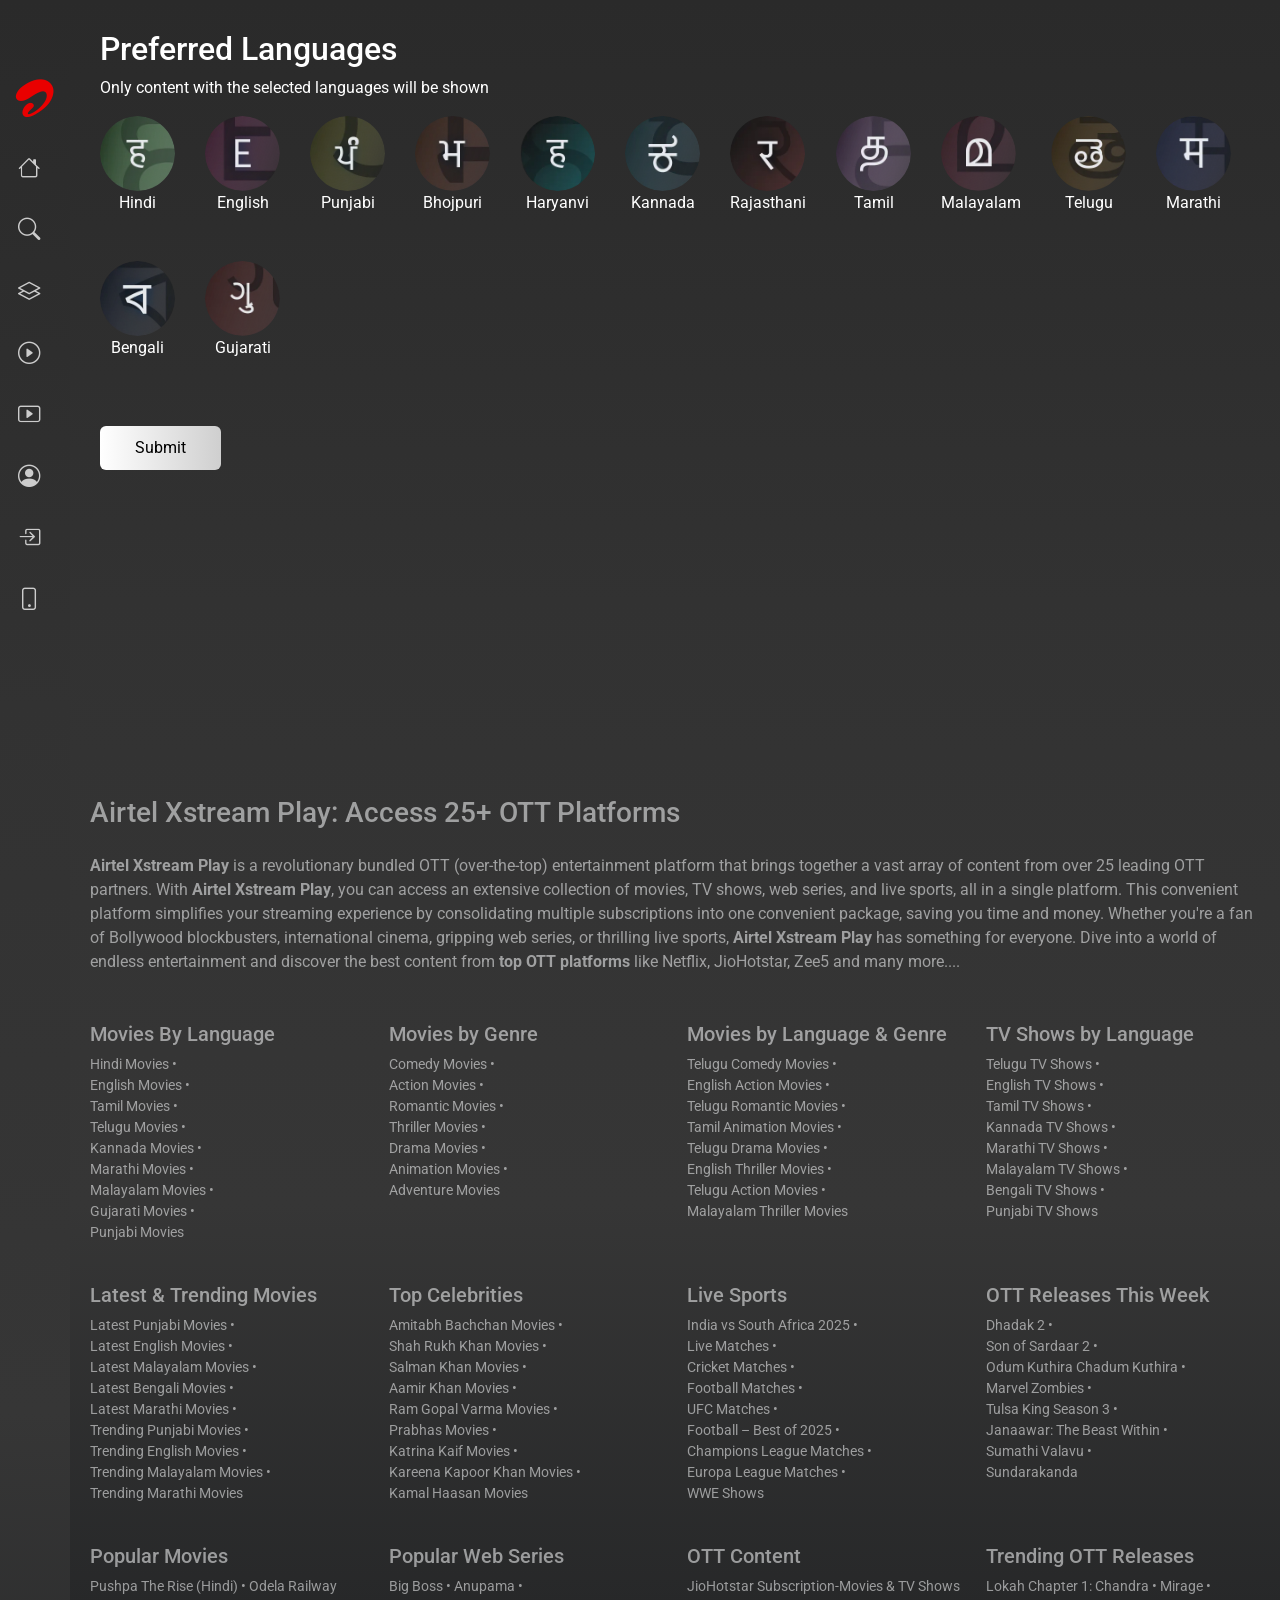
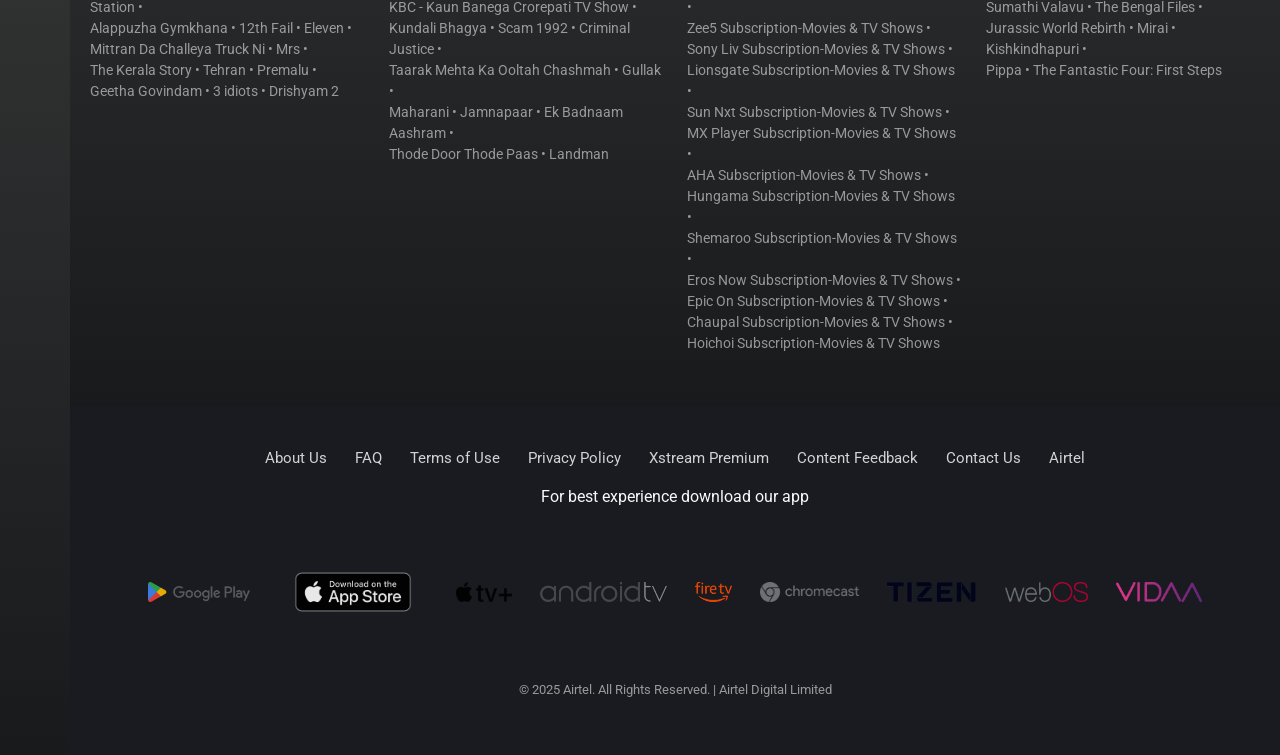
<file: language.html>
<!DOCTYPE html>
<html lang="en">
<head>
    <meta charset="UTF-8">
    <meta name="viewport" content="width=device-width, initial-scale=1.0">
    <title>AirtelXstream</title>

    <link rel="icon" type="image/x-icon" href="/images/airtel-xstream-play-logo-hd.png">
    <link rel="stylesheet" href="/css/style.css">
    <link href="https://cdn.jsdelivr.net/npm/bootstrap@5.3.8/dist/css/bootstrap.min.css" rel="stylesheet">
    <link rel="stylesheet" href="https://cdn.jsdelivr.net/npm/bootstrap-icons@1.11.1/font/bootstrap-icons.css">
    <link rel="preconnect" href="https://fonts.googleapis.com">
    <link rel="preconnect" href="https://fonts.gstatic.com" crossorigin>
    <link href="https://fonts.googleapis.com/css2?family=Montserrat:ital,wght@0,100..900;1,100..900&family=Roboto:ital,wght@0,100..900;1,100..900&display=swap" rel="stylesheet">
</head>
<body>

<div class="page-bg">
    <div class="sidebar">
            <div class="logo mt-2">
                <img src="./images/xsteamplay.png" class="brand">
            </div>
            <ul class="menu">
                <li><a href="./index.html"><i class="bi bi-house"></i><span>Home</span></a>
                </li>
                <li><a href="./search.html"><i class="bi bi-search"></i><span>Search</span></a>
                </li>
                <li><a href="./otts.html"><i class="bi bi-layers"></i><span>OTTs</span></a>
                </li>
                <li><a href="./free.html"><i class="bi bi-play-circle"></i><span>Free</span></a>
                </li>
                <li><a href="./myplan.html"><i class="bi bi-play-btn"></i><span>My Plans</span></a>
                </li>
                <li><a href="./profile.html"><i class="bi bi-person-circle"></i><span>Profile</span></a>
                </li>
                <li>
                    <a href="#" data-bs-toggle="modal" data-bs-target="#loginModal">
                        <i class="bi bi-box-arrow-in-right"></i><span>Log In</span>
                    </a>
                </li>
                <li><a href="https://play.google.com/store/apps/details?id=tv.accedo.airtel.wynk&_branch_match_id=1522531487299482637&utm_source=Website&utm_campaign=Top_Bottom_CTA&utm_medium=Website&_branch_referrer=H4sIAAAAAAAAA8soKSkottLXzy9IzdNLzCwqSc2pKC4pSk3M1cvM00%2F0DMzzCg%2BwcHdKsq8rSk1LLSrKzEuPTyrKLy9OLbJ1ywSK5VcAAJQeFpZEAAAA" target="_blank"><i class="bi bi-phone"></i><span>Get App</span></a>
                </li>
            </ul>
    </div>
    <div class="sidebar-fade"></div>

    <div class="main-content">

         <!-- LOGIN MODAL -->
        <div class="modal fade" id="loginModal" tabindex="-1" aria-hidden="true">
            <div class="modal-dialog modal-dialog-centered">
                <div class="modal-content" style="background:#101214; color:#fff; border-radius:12px; padding:20px 25px;">
                
                <div class="d-flex justify-content-between align-items-center mb-3">
                    <h4 class="m-0">Xstream Play</h4>
                    <button class="btn-close btn-close-white" data-bs-dismiss="modal"></button>
                </div>

                <h5>Enter your Airtel Number</h5>
                <p style="font-size:14px; color:#b9b9b9;">
                    You can also use your Broadband/DTH registered numbers to login
                </p>

                <form>
                    <div class="d-flex align-items-center gap-2 mb-2" style="border-bottom:1px solid #444; padding-bottom:8px;">
                        <span style="font-size:18px;">+91</span>
                        <input id="mobileInput" type="text" class="form-control bg-transparent text-white" placeholder="Enter mobile number">
                    </div>

                    <span id="mobileError" style="color:red; font-size:14px;"></span>

                    <button id="continueBtn" type="button" class="btn w-100 mt-3" style="background:#ffffff; color:#000; border-radius:8px; padding:10px;">
                        Continue
                    </button>
                </form>

                <p class="mt-3 text-center" style="font-size:12px; color:#b9b9b9;">
                    I agree to the <a href="#" style="color:#fff;">Terms of Uses</a> and 
                    <a href="#" style="color:#fff;">Privacy Policy</a>
                </p>

                </div>
            </div>
        </div>

        <!-- OTP MODAL -->
        <div class="modal fade" id="otpModal" tabindex="-1" aria-hidden="true">
            <div class="modal-dialog modal-dialog-centered">
                <div class="modal-content" style="background:#101214; color:#fff; border-radius:12px; padding:25px;">
                    <div class="d-flex align-items-center mb-3">
                        <h5 class="m-0">Verify your number</h5>
                    </div>

                    <p class="mb-1">Enter OTP sent to <span id="otpMobile" style="font-weight:600;"></span></p>

                    <div class="d-flex justify-content-between gap-2 my-4">
                        <input maxlength="1" class="otp-input form-control text-center bg-transparent text-white">
                        <input maxlength="1" class="otp-input form-control text-center bg-transparent text-white">
                        <input maxlength="1" class="otp-input form-control text-center bg-transparent text-white">
                        <input maxlength="1" class="otp-input form-control text-center bg-transparent text-white">
                    </div>

                    <span id="otpError" style="color:red; font-size:14px;"></span>
                    <p class="text-center mb-4" id="resendTimer" style="color:#b9b9b9;">Resend OTP in (0:30)</p>

                    <button class="btn w-100" style="background:#ffffff; color:#000; border-radius:8px; padding:10px;">
                        VERIFY
                    </button>

                    <p class="mt-3 text-center" style="font-size:12px; color:#b9b9b9;">
                        I agree to the <a href="#" style="color:#fff;">Terms of Uses</a> and
                        <a href="#" style="color:#fff;">Privacy Policy</a>
                    </p>

                </div>
            </div>
        </div>

        <div class="language-container">

            <h2 class="heading">Preferred Languages</h2>
            <p class="sub-heading">Only content with the selected languages will be shown</p>

            <div class="lang-grid">

                <div class="lang-item" data-lang="Hindi" data-img="./images/language/lan1.webp">
                    <div class="lang-circle"></div>
                    <p class="lang-name">Hindi</p>
                </div>

                <div class="lang-item" data-lang="English" data-img="./images/language/lan2.webp">
                    <div class="lang-circle"></div>
                    <p class="lang-name">English</p>
                </div>
                <div class="lang-item" data-lang="Punjabi" data-img="./images/language/lan3.webp">
                    <div class="lang-circle"></div>
                    <p class="lang-name">Punjabi</p>
                </div>
                <div class="lang-item" data-lang="Bhojpuri" data-img="./images/language/lan4.webp">
                    <div class="lang-circle"></div>
                    <p class="lang-name">Bhojpuri</p>
                </div>
                <div class="lang-item" data-lang="Haryanvi" data-img="./images/language/lan5.webp">
                    <div class="lang-circle"></div>
                    <p class="lang-name">Haryanvi</p>
                </div>
                <div class="lang-item" data-lang="Kannada" data-img="./images/language/lan6.webp">
                    <div class="lang-circle"></div>
                    <p class="lang-name">Kannada</p>
                </div>
                <div class="lang-item" data-lang="Rajasthani" data-img="./images/language/lan7.webp">
                    <div class="lang-circle"></div>
                    <p class="lang-name">Rajasthani</p>
                </div>
                <div class="lang-item" data-lang="Tamil" data-img="./images/language/lan8.webp">
                    <div class="lang-circle"></div>
                    <p class="lang-name">Tamil</p>
                </div>
                <div class="lang-item" data-lang="Malayalam" data-img="./images/language/lan9.webp">
                    <div class="lang-circle"></div>
                    <p class="lang-name">Malayalam</p>
                </div>
                <div class="lang-item" data-lang="Telugu" data-img="./images/language/lan10.webp">
                    <div class="lang-circle"></div>
                    <p class="lang-name">Telugu</p>
                </div>
                <div class="lang-item" data-lang="Marathi" data-img="./images/language/lan11.webp">
                    <div class="lang-circle"></div>
                    <p class="lang-name">Marathi</p>
                </div>
                <div class="lang-item" data-lang="Bengali" data-img="./images/language/lan12.webp">
                    <div class="lang-circle"></div>
                    <p class="lang-name">Bengali</p>
                </div>
                <div class="lang-item" data-lang="Gujarati" data-img="./images/language/lan13.webp">
                    <div class="lang-circle"></div>
                    <p class="lang-name">Gujarati</p>
                </div>

            </div>

            <button class="submit-btn">Submit</button>

        </div>



        <!-- Upper Footer Section -->
        <div class="upper-footer text-light py-3">


            <h3 class="mb-4">Airtel Xstream Play: Access 25+ OTT Platforms</h3>

            <p class="mb-3">
                <strong>Airtel Xstream Play</strong> is a revolutionary bundled OTT (over-the-top) entertainment platform that brings together a vast array of 
                content from over 25 leading OTT partners. With <strong>Airtel Xstream Play</strong>, you can access an extensive collection of 
                movies, TV shows, web series, and live sports, all in a single platform. This convenient platform simplifies your streaming 
                experience by consolidating multiple subscriptions into one convenient package, saving you time and money. Whether you're a fan 
                of Bollywood blockbusters, international cinema, gripping web series, or thrilling live sports, <strong>Airtel Xstream Play</strong> 
                has something for everyone. Dive into a world of endless entertainment and discover the best content from 
                <strong class="text-light">top OTT platforms</strong> like Netflix, JioHotstar, Zee5 and many more....
            </p>

            <div class="row mt-4 g-4">

                <!-- Movies By Language -->
                <div class="col-md-3">
                    <h5 class="upper-footer-textheader">Movies By Language</h5>
                    <ul class="list-unstyled small">
                        <li>Hindi Movies •</li>
                        <li>English Movies •</li>
                        <li>Tamil Movies •</li>
                        <li>Telugu Movies •</li>
                        <li>Kannada Movies •</li>
                        <li>Marathi Movies •</li>
                        <li>Malayalam Movies •</li>
                        <li>Gujarati Movies •</li>
                        <li>Punjabi Movies</li>
                    </ul>
                </div>

                <!-- Movies by Genre -->
                <div class="col-md-3">
                    <h5>Movies by Genre</h5>
                    <ul class="list-unstyled small">
                        <li>Comedy Movies •</li>
                        <li>Action Movies •</li>
                        <li>Romantic Movies •</li>
                        <li>Thriller Movies •</li>
                        <li>Drama Movies •</li>
                        <li>Animation Movies •</li>
                        <li>Adventure Movies</li>
                    </ul>
                </div>

                <!-- Movies by Language & Genre -->
                <div class="col-md-3">
                    <h5>Movies by Language & Genre</h5>
                    <ul class="list-unstyled small">
                        <li>Telugu Comedy Movies •</li>
                        <li>English Action Movies •</li>
                        <li>Telugu Romantic Movies •</li>
                        <li>Tamil Animation Movies •</li>
                        <li>Telugu Drama Movies •</li>
                        <li>English Thriller Movies •</li>
                        <li>Telugu Action Movies •</li>
                        <li>Malayalam Thriller Movies</li>
                    </ul>
                </div>

                <!-- TV Shows by Language -->
                <div class="col-md-3">
                    <h5>TV Shows by Language</h5>
                    <ul class="list-unstyled small">
                        <li>Telugu TV Shows •</li>
                        <li>English TV Shows •</li>
                        <li>Tamil TV Shows •</li>
                        <li>Kannada TV Shows •</li>
                        <li>Marathi TV Shows •</li>
                        <li>Malayalam TV Shows •</li>
                        <li>Bengali TV Shows •</li>
                        <li>Punjabi TV Shows</li>
                    </ul>
                </div>

                <!-- Latest & Trending Movies -->
                <div class="col-md-3">
                    <h5>Latest & Trending Movies</h5>
                    <ul class="list-unstyled small">
                        <li>Latest Punjabi Movies •</li>
                        <li>Latest English Movies •</li>
                        <li>Latest Malayalam Movies •</li>
                        <li>Latest Bengali Movies •</li>
                        <li>Latest Marathi Movies •</li>
                        <li>Trending Punjabi Movies •</li>
                        <li>Trending English Movies •</li>
                        <li>Trending Malayalam Movies •</li>
                        <li>Trending Marathi Movies</li>
                    </ul>
                </div>

                <!-- Top Celebrities -->
                <div class="col-md-3">
                    <h5>Top Celebrities</h5>
                    <ul class="list-unstyled small">
                        <li>Amitabh Bachchan Movies •</li>
                        <li>Shah Rukh Khan Movies •</li>
                        <li>Salman Khan Movies •</li>
                        <li>Aamir Khan Movies •</li>
                        <li>Ram Gopal Varma Movies •</li>
                        <li>Prabhas Movies •</li>
                        <li>Katrina Kaif Movies •</li>
                        <li>Kareena Kapoor Khan Movies •</li>
                        <li>Kamal Haasan Movies</li>
                    </ul>
                </div>

                <!-- Live Sports -->
                <div class="col-md-3">
                    <h5>Live Sports</h5>
                    <ul class="list-unstyled small">
                        <li>India vs South Africa 2025 •</li>
                        <li>Live Matches •</li>
                        <li>Cricket Matches •</li>
                        <li>Football Matches •</li>
                        <li>UFC Matches •</li>
                        <li>Football – Best of 2025 •</li>
                        <li>Champions League Matches •</li>
                        <li>Europa League Matches •</li>
                        <li>WWE Shows</li>
                    </ul>
                </div>

                <!-- OTT Releases This Week -->
                <div class="col-md-3">
                    <h5>OTT Releases This Week</h5>
                    <ul class="list-unstyled small">
                        <li>Dhadak 2 •</li>
                        <li>Son of Sardaar 2 •</li>
                        <li>Odum Kuthira Chadum Kuthira •</li>
                        <li>Marvel Zombies •</li>
                        <li>Tulsa King Season 3 •</li>
                        <li>Janaawar: The Beast Within •</li>
                        <li>Sumathi Valavu •</li>
                        <li>Sundarakanda</li>
                    </ul>
                </div>

                <div class="col-md-3">
                <h5>Popular Movies</h5>
                    <ul class="list-unstyled small">
                        <li>Pushpa The Rise (Hindi) • Odela Railway Station •</li>
                        <li>Alappuzha Gymkhana • 12th Fail • Eleven •</li>
                        <li>Mittran Da Challeya Truck Ni • Mrs •</li>
                        <li>The Kerala Story • Tehran • Premalu •</li>
                        <li>Geetha Govindam • 3 idiots • Drishyam 2</li>
                    </ul>
                </div>

            <!-- Popular Web Series -->
            <div class="col-md-3">
                <h5>Popular Web Series</h5>
                <ul class="list-unstyled small">
                    <li>Big Boss • Anupama •</li>
                    <li>KBC - Kaun Banega Crorepati TV Show •</li>
                    <li>Kundali Bhagya • Scam 1992 • Criminal Justice •</li>
                    <li>Taarak Mehta Ka Ooltah Chashmah • Gullak •</li>
                    <li>Maharani • Jamnapaar • Ek Badnaam Aashram •</li>
                    <li>Thode Door Thode Paas • Landman</li>
                </ul>
            </div>

            <!-- OTT Content -->
            <div class="col-md-3">
                <h5>OTT Content</h5>
                <ul class="list-unstyled small">
                    <li>JioHotstar Subscription-Movies & TV Shows •</li>
                    <li>Zee5 Subscription-Movies & TV Shows •</li>
                    <li>Sony Liv Subscription-Movies & TV Shows •</li>
                    <li>Lionsgate Subscription-Movies & TV Shows •</li>
                    <li>Sun Nxt Subscription-Movies & TV Shows •</li>
                    <li>MX Player Subscription-Movies & TV Shows •</li>
                    <li>AHA Subscription-Movies & TV Shows •</li>
                    <li>Hungama Subscription-Movies & TV Shows •</li>
                    <li>Shemaroo Subscription-Movies & TV Shows •</li>
                    <li>Eros Now Subscription-Movies & TV Shows •</li>
                    <li>Epic On Subscription-Movies & TV Shows •</li>
                    <li>Chaupal Subscription-Movies & TV Shows •</li>
                    <li>Hoichoi Subscription-Movies & TV Shows</li>
                </ul>
            </div>

            <!-- Trending OTT Releases -->
            <div class="col-md-3">
                <h5>Trending OTT Releases</h5>
                <ul class="list-unstyled small">
                    <li>Lokah Chapter 1: Chandra • Mirage •</li>
                    <li>Sumathi Valavu • The Bengal Files •</li>
                    <li>Jurassic World Rebirth • Mirai • Kishkindhapuri •</li>
                    <li>Pippa • The Fantastic Four: First Steps</li>
                </ul>
            </div>

            </div>
        </div>
        <!-- Upper Footer Section -->
    </div>

    <footer class="footer">
        <div class="footer-links">
            <a href="#">About Us</a>
            <a href="#">FAQ</a>
            <a href="#">Terms of Use</a>
            <a href="#">Privacy Policy</a>
            <a href="#">Xstream Premium</a>
            <a href="#">Content Feedback</a>
            <a href="#">Contact Us</a>
            <a href="#">Airtel</a>
        </div>

        <p class="footer-text text-light">For best experience download our app</p>

        <div class="footer-apps">
            <img src="/images/index/Google_Play_2022_logo.svg.png" alt="googleplay">
            <img src="/images/index/App_Store_(iOS)-Badge-Logo.wine.png" style="width: 150px; height: 100px;" alt="appstore">
            <img src="/images/index/apple-tv-plus-seeklogo.png" alt="appletv">
            <img src="/images/index/android-tv-seeklogo.png" alt="androidtv">
            <img src="/images/index/amazon-fire-tv-seeklogo.png" alt="firetv">
            <img src="/images/index/chromecast-seeklogo.png" alt="chromecast">
            <img src="/images/index/tizen-seeklogo.png" alt="tizen">
            <img src="/images/index/webos-seeklogo.png" alt="webos">
            <img src="/images/index/vidaa-tv-os-seeklogo.png" alt="vidaa">
        </div>
        <p class="copyright">© 2025 Airtel. All Rights Reserved. | Airtel Digital Limited</p>
    </footer>
</div>
<script src="https://cdn.jsdelivr.net/npm/bootstrap@5.3.8/dist/js/bootstrap.bundle.min.js"></script>
<script src="./js/script.js"></script>
<script>

    document.querySelectorAll('.lang-item').forEach(item => {
        const img = item.getAttribute('data-img');
        const circle = item.querySelector('.lang-circle');
        circle.style.backgroundImage = `url('${img}')`;
        const tick = document.createElement('span');
        tick.classList.add('tick');
        tick.innerHTML = `<i class="bi bi-check"></i>`;
        circle.appendChild(tick);
        item.addEventListener('click', () => {
            item.classList.toggle('selected');
        });
    });

</script>
</body>
</html>
</file>
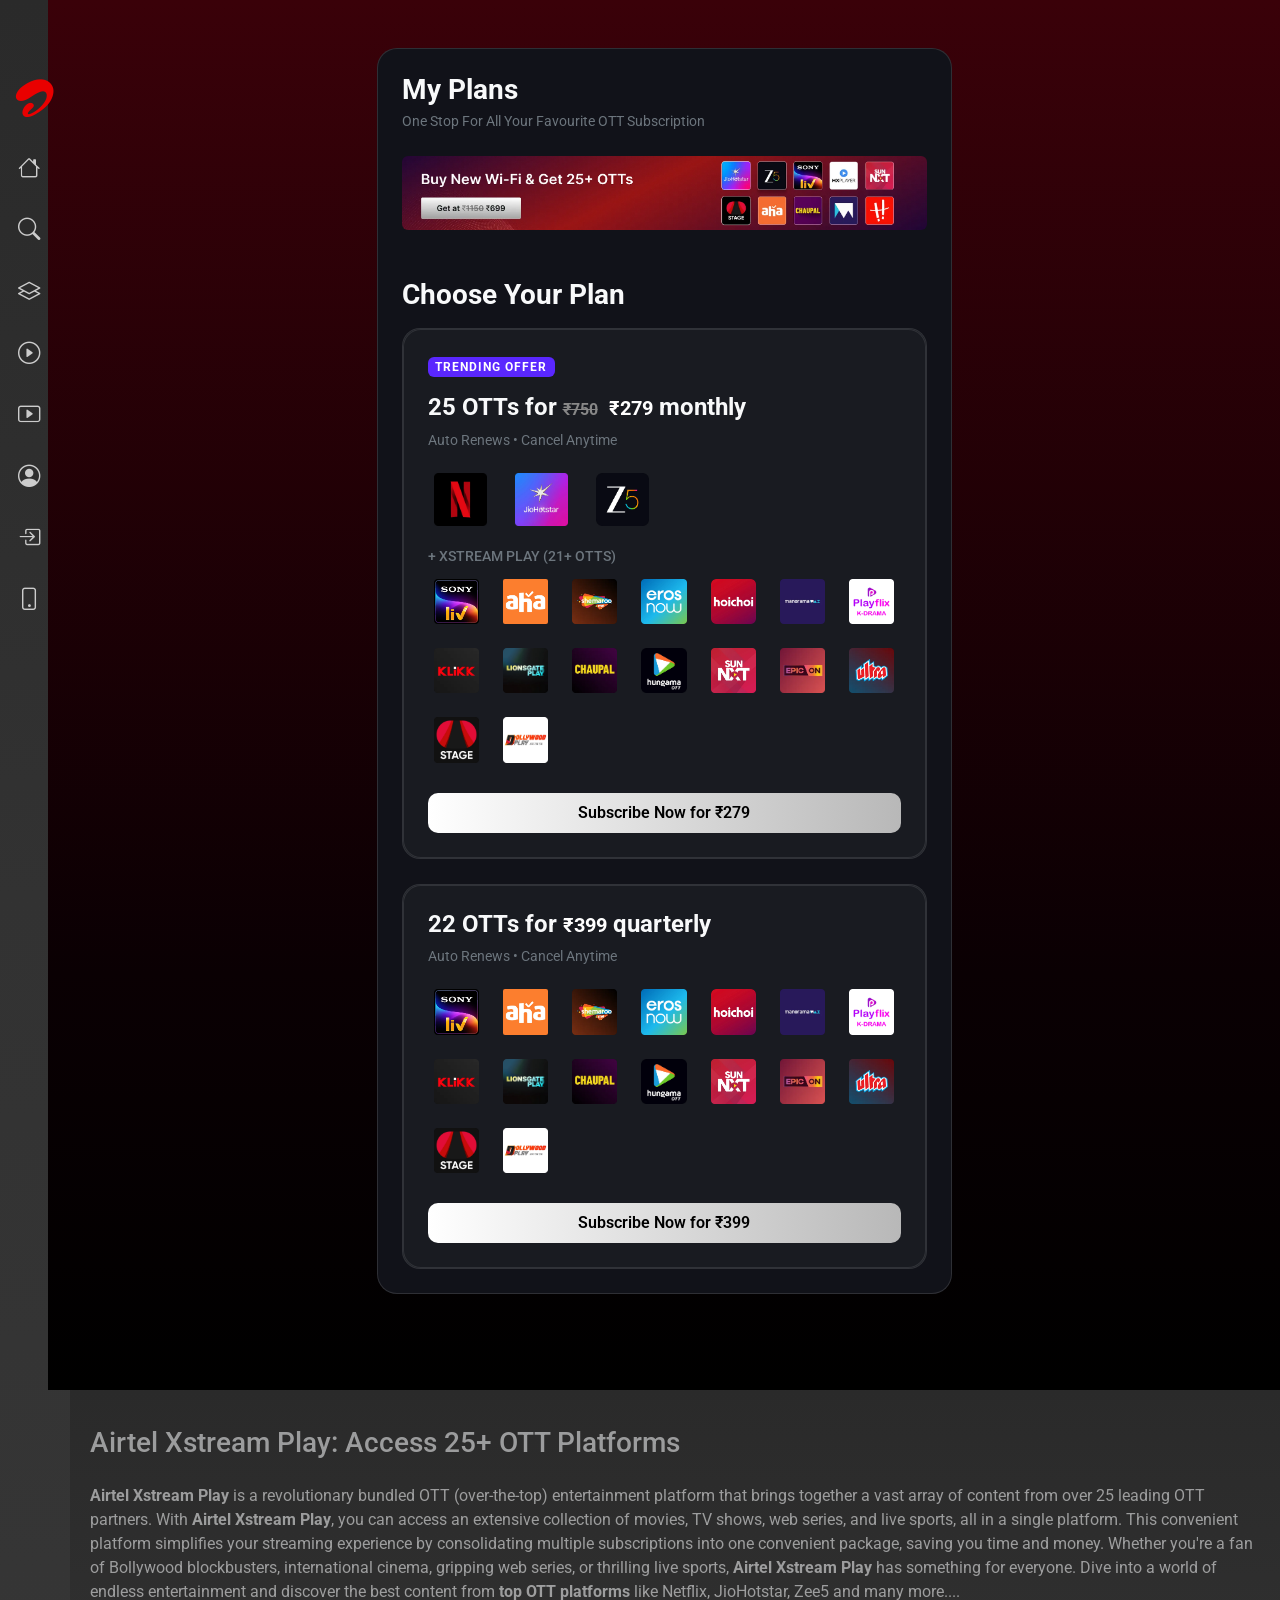
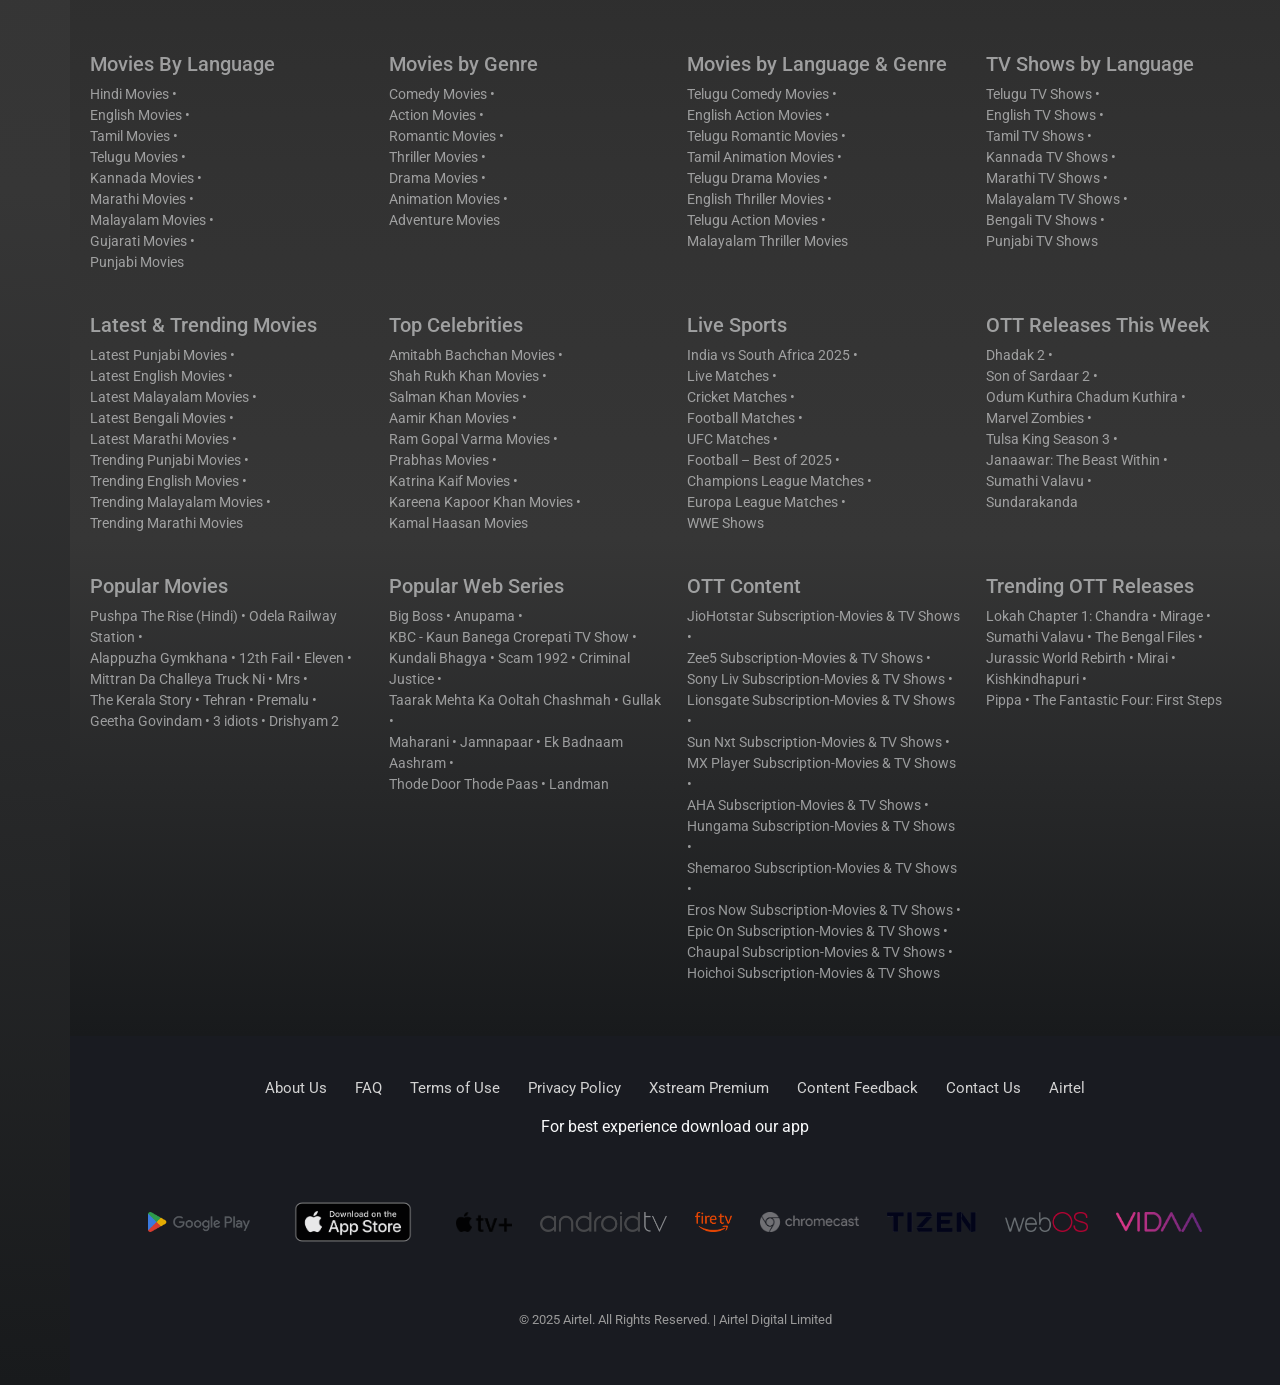
<file: myplan.html>
<!DOCTYPE html>
<html lang="en">
  <head>
    <meta charset="UTF-8" />
    <meta name="viewport" content="width=device-width, initial-scale=1.0" />
    <title>AirtelXstream</title>

    <link
      rel="icon"
      type="image/x-icon"
      href="/images/airtel-xstream-play-logo-hd.png"
    />
    <link rel="stylesheet" href="/css/style.css" />
    <link
      href="https://cdn.jsdelivr.net/npm/bootstrap@5.3.8/dist/css/bootstrap.min.css"
      rel="stylesheet"
    />
    <link
      rel="stylesheet"
      href="https://cdn.jsdelivr.net/npm/bootstrap-icons@1.11.1/font/bootstrap-icons.css"
    />
    <link rel="preconnect" href="https://fonts.googleapis.com" />
    <link rel="preconnect" href="https://fonts.gstatic.com" crossorigin />
    <link
      href="https://fonts.googleapis.com/css2?family=Montserrat:ital,wght@0,100..900;1,100..900&family=Roboto:ital,wght@0,100..900;1,100..900&display=swap"
      rel="stylesheet"
    />
  </head>
  <body>
<div class="page-bg">
    <div class="sidebar">
            <div class="logo mt-2">
                <img src="./images/xsteamplay.png" class="brand">
            </div>
            <ul class="menu">
                <li><a href="./index.html"><i class="bi bi-house"></i><span>Home</span></a>
                </li>
                <li><a href="./search.html"><i class="bi bi-search"></i><span>Search</span></a>
                </li>
                <li><a href="./otts.html"><i class="bi bi-layers"></i><span>OTTs</span></a>
                </li>
                <li><a href="./free.html"><i class="bi bi-play-circle"></i><span>Free</span></a>
                </li>
                <li><a href="./myplan.html"><i class="bi bi-play-btn"></i><span>My Plans</span></a>
                </li>
                <li><a href="./profile.html"><i class="bi bi-person-circle"></i><span>Profile</span></a>
                </li>
                <li>
                    <a href="#" data-bs-toggle="modal" data-bs-target="#loginModal">
                        <i class="bi bi-box-arrow-in-right"></i><span>Log In</span>
                    </a>
                </li>
                <li><a href="https://play.google.com/store/apps/details?id=tv.accedo.airtel.wynk&_branch_match_id=1522531487299482637&utm_source=Website&utm_campaign=Top_Bottom_CTA&utm_medium=Website&_branch_referrer=H4sIAAAAAAAAA8soKSkottLXzy9IzdNLzCwqSc2pKC4pSk3M1cvM00%2F0DMzzCg%2BwcHdKsq8rSk1LLSrKzEuPTyrKLy9OLbJ1ywSK5VcAAJQeFpZEAAAA" target="_blank"><i class="bi bi-phone"></i><span>Get App</span></a>
                </li>
            </ul>
    </div>
    <div class="sidebar-fade"></div>

      <div class="myplan-page p-5 ms-5">
        <div class="main-plan-wrapper p-4 mb-5">
          <h3 class="text-light fw-bold mb-1">My Plans</h3>
          <p class="text-secondary small mb-4">
            One Stop For All Your Favourite OTT Subscription
          </p>

          <div class="text-center mb-5">
            <a
              href="https://www.airtel.in/new-connection/broadband/?price=499&utm_source=xstream&utm_campaign=bb_acq_xstream_continue_watch_web"
              ><img
                src="/images/myplan/wifi-banner.webp"
                class="img-fluid rounded-2 wifi-banner"
            /></a>
          </div>

          <h3 class="text-light fw-bold">Choose Your Plan</h3>
          <div class="inner-plan-cards">
            <div class="plan-card d-flex justify-content-center mt-2">
              <div class="plan-card p-4">
                <span class="badge trending-badge mb-3">TRENDING OFFER</span>

                <h4 class="text-light fw-bold mb-2">
                  25 OTTs for <span class="old-price">₹750</span>
                  <span class="new-price">₹279</span> monthly
                </h4>
                <p class="text-secondary small mb-3">
                  Auto Renews • Cancel Anytime
                </p>

                <div class="d-flex gap-3 align-items-center mb-3">
                  <img src="/images/myplan/plan1.webp" class="ott-icon" />
                  <img src="/images/myplan/plan2.webp" class="ott-icon" />
                  <img src="/images/myplan/plan3.webp" class="ott-icon" />
                </div>

                <h6 class="text-secondary text-uppercase small mb-2">
                  + XSTREAM PLAY (21+ OTTs)
                </h6>

                <div class="ott-grid mb-4">
                  <img src="/images/myplan/plan4.webp" />
                  <img src="/images/myplan/plan5.webp" />
                  <img src="/images/myplan/plan6.webp" />
                  <img src="/images/myplan/plan7.webp" />
                  <img src="/images/myplan/plan8.webp" />
                  <img src="/images/myplan/plan9.webp" />
                  <img src="/images/myplan/plan10.webp" />
                  <img src="/images/myplan/plan11.webp" />
                  <img src="/images/myplan/plan12.webp" />
                  <img src="/images/myplan/plan13.webp" />
                  <img src="/images/myplan/plan14.webp" />
                  <img src="/images/myplan/plan15.webp" />
                  <img src="/images/myplan/plan16.webp" />
                  <img src="/images/myplan/plan17.webp" />
                  <img src="/images/myplan/plan18.webp" />
                  <img src="/images/myplan/plan19.webp" />
                </div>
                <button class="subscribe-btn w-100 py-2">
                  Subscribe Now for ₹279
                </button>
              </div>
            </div>

            <div class="plan-card d-flex justify-content-center">
              <div class="plan-card p-4">
                <h4 class="text-light fw-bold mb-2">
                  22 OTTs for <span class="new-price">₹399</span> quarterly
                </h4>
                <p class="text-secondary small mb-3">
                  Auto Renews • Cancel Anytime
                </p>
                <div class="ott-grid mb-4">
                  <img src="/images/myplan/plan4.webp" />
                  <img src="/images/myplan/plan5.webp" />
                  <img src="/images/myplan/plan6.webp" />
                  <img src="/images/myplan/plan7.webp" />
                  <img src="/images/myplan/plan8.webp" />
                  <img src="/images/myplan/plan9.webp" />
                  <img src="/images/myplan/plan10.webp" />
                  <img src="/images/myplan/plan11.webp" />
                  <img src="/images/myplan/plan12.webp" />
                  <img src="/images/myplan/plan13.webp" />
                  <img src="/images/myplan/plan14.webp" />
                  <img src="/images/myplan/plan15.webp" />
                  <img src="/images/myplan/plan16.webp" />
                  <img src="/images/myplan/plan17.webp" />
                  <img src="/images/myplan/plan18.webp" />
                  <img src="/images/myplan/plan19.webp" />
                </div>
                <button class="subscribe-btn w-100 py-2">
                  Subscribe Now for ₹399
                </button>
              </div>
            </div>
          </div>
        </div>
      </div>
      <div class="main-content">

         <!-- LOGIN MODAL -->
        <div class="modal fade" id="loginModal" tabindex="-1" aria-hidden="true">
            <div class="modal-dialog modal-dialog-centered">
                <div class="modal-content" style="background:#101214; color:#fff; border-radius:12px; padding:20px 25px;">
                
                <div class="d-flex justify-content-between align-items-center mb-3">
                    <h4 class="m-0">Xstream Play</h4>
                    <button class="btn-close btn-close-white" data-bs-dismiss="modal"></button>
                </div>

                <h5>Enter your Airtel Number</h5>
                <p style="font-size:14px; color:#b9b9b9;">
                    You can also use your Broadband/DTH registered numbers to login
                </p>

                <form>
                    <div class="d-flex align-items-center gap-2 mb-2" style="border-bottom:1px solid #444; padding-bottom:8px;">
                        <span style="font-size:18px;">+91</span>
                        <input id="mobileInput" type="text" class="form-control bg-transparent text-white" placeholder="Enter mobile number">
                    </div>

                    <span id="mobileError" style="color:red; font-size:14px;"></span>

                    <button id="continueBtn" type="button" class="btn w-100 mt-3" style="background:#ffffff; color:#000; border-radius:8px; padding:10px;">
                        Continue
                    </button>
                </form>

                <p class="mt-3 text-center" style="font-size:12px; color:#b9b9b9;">
                    I agree to the <a href="#" style="color:#fff;">Terms of Uses</a> and 
                    <a href="#" style="color:#fff;">Privacy Policy</a>
                </p>

                </div>
            </div>
        </div>

        <!-- OTP MODAL -->
        <div class="modal fade" id="otpModal" tabindex="-1" aria-hidden="true">
            <div class="modal-dialog modal-dialog-centered">
                <div class="modal-content" style="background:#101214; color:#fff; border-radius:12px; padding:25px;">
                    <div class="d-flex align-items-center mb-3">
                        <h5 class="m-0">Verify your number</h5>
                    </div>

                    <p class="mb-1">Enter OTP sent to <span id="otpMobile" style="font-weight:600;"></span></p>

                    <div class="d-flex justify-content-between gap-2 my-4">
                        <input maxlength="1" class="otp-input form-control text-center bg-transparent text-white">
                        <input maxlength="1" class="otp-input form-control text-center bg-transparent text-white">
                        <input maxlength="1" class="otp-input form-control text-center bg-transparent text-white">
                        <input maxlength="1" class="otp-input form-control text-center bg-transparent text-white">
                    </div>

                    <span id="otpError" style="color:red; font-size:14px;"></span>
                    <p class="text-center mb-4" id="resendTimer" style="color:#b9b9b9;">Resend OTP in (0:30)</p>

                    <button class="btn w-100" style="background:#ffffff; color:#000; border-radius:8px; padding:10px;">
                        VERIFY
                    </button>

                    <p class="mt-3 text-center" style="font-size:12px; color:#b9b9b9;">
                        I agree to the <a href="#" style="color:#fff;">Terms of Uses</a> and
                        <a href="#" style="color:#fff;">Privacy Policy</a>
                    </p>

                </div>
            </div>
        </div>

        <!-- Upper Footer Section -->
        <div class="upper-footer text-light py-3">
          <h3 class="mb-4">Airtel Xstream Play: Access 25+ OTT Platforms</h3>

          <p class="mb-3">
            <strong>Airtel Xstream Play</strong> is a revolutionary bundled OTT
            (over-the-top) entertainment platform that brings together a vast
            array of content from over 25 leading OTT partners. With
            <strong>Airtel Xstream Play</strong>, you can access an extensive
            collection of movies, TV shows, web series, and live sports, all in
            a single platform. This convenient platform simplifies your
            streaming experience by consolidating multiple subscriptions into
            one convenient package, saving you time and money. Whether you're a
            fan of Bollywood blockbusters, international cinema, gripping web
            series, or thrilling live sports,
            <strong>Airtel Xstream Play</strong>
            has something for everyone. Dive into a world of endless
            entertainment and discover the best content from
            <strong class="text-light">top OTT platforms</strong> like Netflix,
            JioHotstar, Zee5 and many more....
          </p>

          <div class="row mt-4 g-4">
            <!-- Movies By Language -->
            <div class="col-md-3">
              <h5 class="upper-footer-textheader">Movies By Language</h5>
              <ul class="list-unstyled small">
                <li>Hindi Movies •</li>
                <li>English Movies •</li>
                <li>Tamil Movies •</li>
                <li>Telugu Movies •</li>
                <li>Kannada Movies •</li>
                <li>Marathi Movies •</li>
                <li>Malayalam Movies •</li>
                <li>Gujarati Movies •</li>
                <li>Punjabi Movies</li>
              </ul>
            </div>

            <!-- Movies by Genre -->
            <div class="col-md-3">
              <h5>Movies by Genre</h5>
              <ul class="list-unstyled small">
                <li>Comedy Movies •</li>
                <li>Action Movies •</li>
                <li>Romantic Movies •</li>
                <li>Thriller Movies •</li>
                <li>Drama Movies •</li>
                <li>Animation Movies •</li>
                <li>Adventure Movies</li>
              </ul>
            </div>

            <!-- Movies by Language & Genre -->
            <div class="col-md-3">
              <h5>Movies by Language & Genre</h5>
              <ul class="list-unstyled small">
                <li>Telugu Comedy Movies •</li>
                <li>English Action Movies •</li>
                <li>Telugu Romantic Movies •</li>
                <li>Tamil Animation Movies •</li>
                <li>Telugu Drama Movies •</li>
                <li>English Thriller Movies •</li>
                <li>Telugu Action Movies •</li>
                <li>Malayalam Thriller Movies</li>
              </ul>
            </div>

            <!-- TV Shows by Language -->
            <div class="col-md-3">
              <h5>TV Shows by Language</h5>
              <ul class="list-unstyled small">
                <li>Telugu TV Shows •</li>
                <li>English TV Shows •</li>
                <li>Tamil TV Shows •</li>
                <li>Kannada TV Shows •</li>
                <li>Marathi TV Shows •</li>
                <li>Malayalam TV Shows •</li>
                <li>Bengali TV Shows •</li>
                <li>Punjabi TV Shows</li>
              </ul>
            </div>

            <!-- Latest & Trending Movies -->
            <div class="col-md-3">
              <h5>Latest & Trending Movies</h5>
              <ul class="list-unstyled small">
                <li>Latest Punjabi Movies •</li>
                <li>Latest English Movies •</li>
                <li>Latest Malayalam Movies •</li>
                <li>Latest Bengali Movies •</li>
                <li>Latest Marathi Movies •</li>
                <li>Trending Punjabi Movies •</li>
                <li>Trending English Movies •</li>
                <li>Trending Malayalam Movies •</li>
                <li>Trending Marathi Movies</li>
              </ul>
            </div>

            <!-- Top Celebrities -->
            <div class="col-md-3">
              <h5>Top Celebrities</h5>
              <ul class="list-unstyled small">
                <li>Amitabh Bachchan Movies •</li>
                <li>Shah Rukh Khan Movies •</li>
                <li>Salman Khan Movies •</li>
                <li>Aamir Khan Movies •</li>
                <li>Ram Gopal Varma Movies •</li>
                <li>Prabhas Movies •</li>
                <li>Katrina Kaif Movies •</li>
                <li>Kareena Kapoor Khan Movies •</li>
                <li>Kamal Haasan Movies</li>
              </ul>
            </div>

            <!-- Live Sports -->
            <div class="col-md-3">
              <h5>Live Sports</h5>
              <ul class="list-unstyled small">
                <li>India vs South Africa 2025 •</li>
                <li>Live Matches •</li>
                <li>Cricket Matches •</li>
                <li>Football Matches •</li>
                <li>UFC Matches •</li>
                <li>Football – Best of 2025 •</li>
                <li>Champions League Matches •</li>
                <li>Europa League Matches •</li>
                <li>WWE Shows</li>
              </ul>
            </div>

            <!-- OTT Releases This Week -->
            <div class="col-md-3">
              <h5>OTT Releases This Week</h5>
              <ul class="list-unstyled small">
                <li>Dhadak 2 •</li>
                <li>Son of Sardaar 2 •</li>
                <li>Odum Kuthira Chadum Kuthira •</li>
                <li>Marvel Zombies •</li>
                <li>Tulsa King Season 3 •</li>
                <li>Janaawar: The Beast Within •</li>
                <li>Sumathi Valavu •</li>
                <li>Sundarakanda</li>
              </ul>
            </div>

            <div class="col-md-3">
              <h5>Popular Movies</h5>
              <ul class="list-unstyled small">
                <li>Pushpa The Rise (Hindi) • Odela Railway Station •</li>
                <li>Alappuzha Gymkhana • 12th Fail • Eleven •</li>
                <li>Mittran Da Challeya Truck Ni • Mrs •</li>
                <li>The Kerala Story • Tehran • Premalu •</li>
                <li>Geetha Govindam • 3 idiots • Drishyam 2</li>
              </ul>
            </div>

            <!-- Popular Web Series -->
            <div class="col-md-3">
              <h5>Popular Web Series</h5>
              <ul class="list-unstyled small">
                <li>Big Boss • Anupama •</li>
                <li>KBC - Kaun Banega Crorepati TV Show •</li>
                <li>Kundali Bhagya • Scam 1992 • Criminal Justice •</li>
                <li>Taarak Mehta Ka Ooltah Chashmah • Gullak •</li>
                <li>Maharani • Jamnapaar • Ek Badnaam Aashram •</li>
                <li>Thode Door Thode Paas • Landman</li>
              </ul>
            </div>

            <!-- OTT Content -->
            <div class="col-md-3">
              <h5>OTT Content</h5>
              <ul class="list-unstyled small">
                <li>JioHotstar Subscription-Movies & TV Shows •</li>
                <li>Zee5 Subscription-Movies & TV Shows •</li>
                <li>Sony Liv Subscription-Movies & TV Shows •</li>
                <li>Lionsgate Subscription-Movies & TV Shows •</li>
                <li>Sun Nxt Subscription-Movies & TV Shows •</li>
                <li>MX Player Subscription-Movies & TV Shows •</li>
                <li>AHA Subscription-Movies & TV Shows •</li>
                <li>Hungama Subscription-Movies & TV Shows •</li>
                <li>Shemaroo Subscription-Movies & TV Shows •</li>
                <li>Eros Now Subscription-Movies & TV Shows •</li>
                <li>Epic On Subscription-Movies & TV Shows •</li>
                <li>Chaupal Subscription-Movies & TV Shows •</li>
                <li>Hoichoi Subscription-Movies & TV Shows</li>
              </ul>
            </div>

            <!-- Trending OTT Releases -->
            <div class="col-md-3">
              <h5>Trending OTT Releases</h5>
              <ul class="list-unstyled small">
                <li>Lokah Chapter 1: Chandra • Mirage •</li>
                <li>Sumathi Valavu • The Bengal Files •</li>
                <li>Jurassic World Rebirth • Mirai • Kishkindhapuri •</li>
                <li>Pippa • The Fantastic Four: First Steps</li>
              </ul>
            </div>
          </div>
        </div>
        <!-- Upper Footer Section -->
      </div>

      <footer class="footer">
        <div class="footer-links">
          <a href="#">About Us</a>
          <a href="#">FAQ</a>
          <a href="#">Terms of Use</a>
          <a href="#">Privacy Policy</a>
          <a href="#">Xstream Premium</a>
          <a href="#">Content Feedback</a>
          <a href="#">Contact Us</a>
          <a href="#">Airtel</a>
        </div>

        <p class="footer-text text-light">
          For best experience download our app
        </p>

        <div class="footer-apps">
          <img
            src="/images/index/Google_Play_2022_logo.svg.png"
            alt="googleplay"
          />
          <img
            src="/images/index/App_Store_(iOS)-Badge-Logo.wine.png"
            style="width: 150px; height: 100px"
            alt="appstore"
          />
          <img src="/images/index/apple-tv-plus-seeklogo.png" alt="appletv" />
          <img src="/images/index/android-tv-seeklogo.png" alt="androidtv" />
          <img src="/images/index/amazon-fire-tv-seeklogo.png" alt="firetv" />
          <img src="/images/index/chromecast-seeklogo.png" alt="chromecast" />
          <img src="/images/index/tizen-seeklogo.png" alt="tizen" />
          <img src="/images/index/webos-seeklogo.png" alt="webos" />
          <img src="/images/index/vidaa-tv-os-seeklogo.png" alt="vidaa" />
        </div>

        <p class="copyright">
          © 2025 Airtel. All Rights Reserved. | Airtel Digital Limited
        </p>
      </footer>
</div>
  <script src="https://cdn.jsdelivr.net/npm/bootstrap@5.3.8/dist/js/bootstrap.bundle.min.js"></script>
  <script src="./js/script.js"></script>
  </body>
</html>
</file>
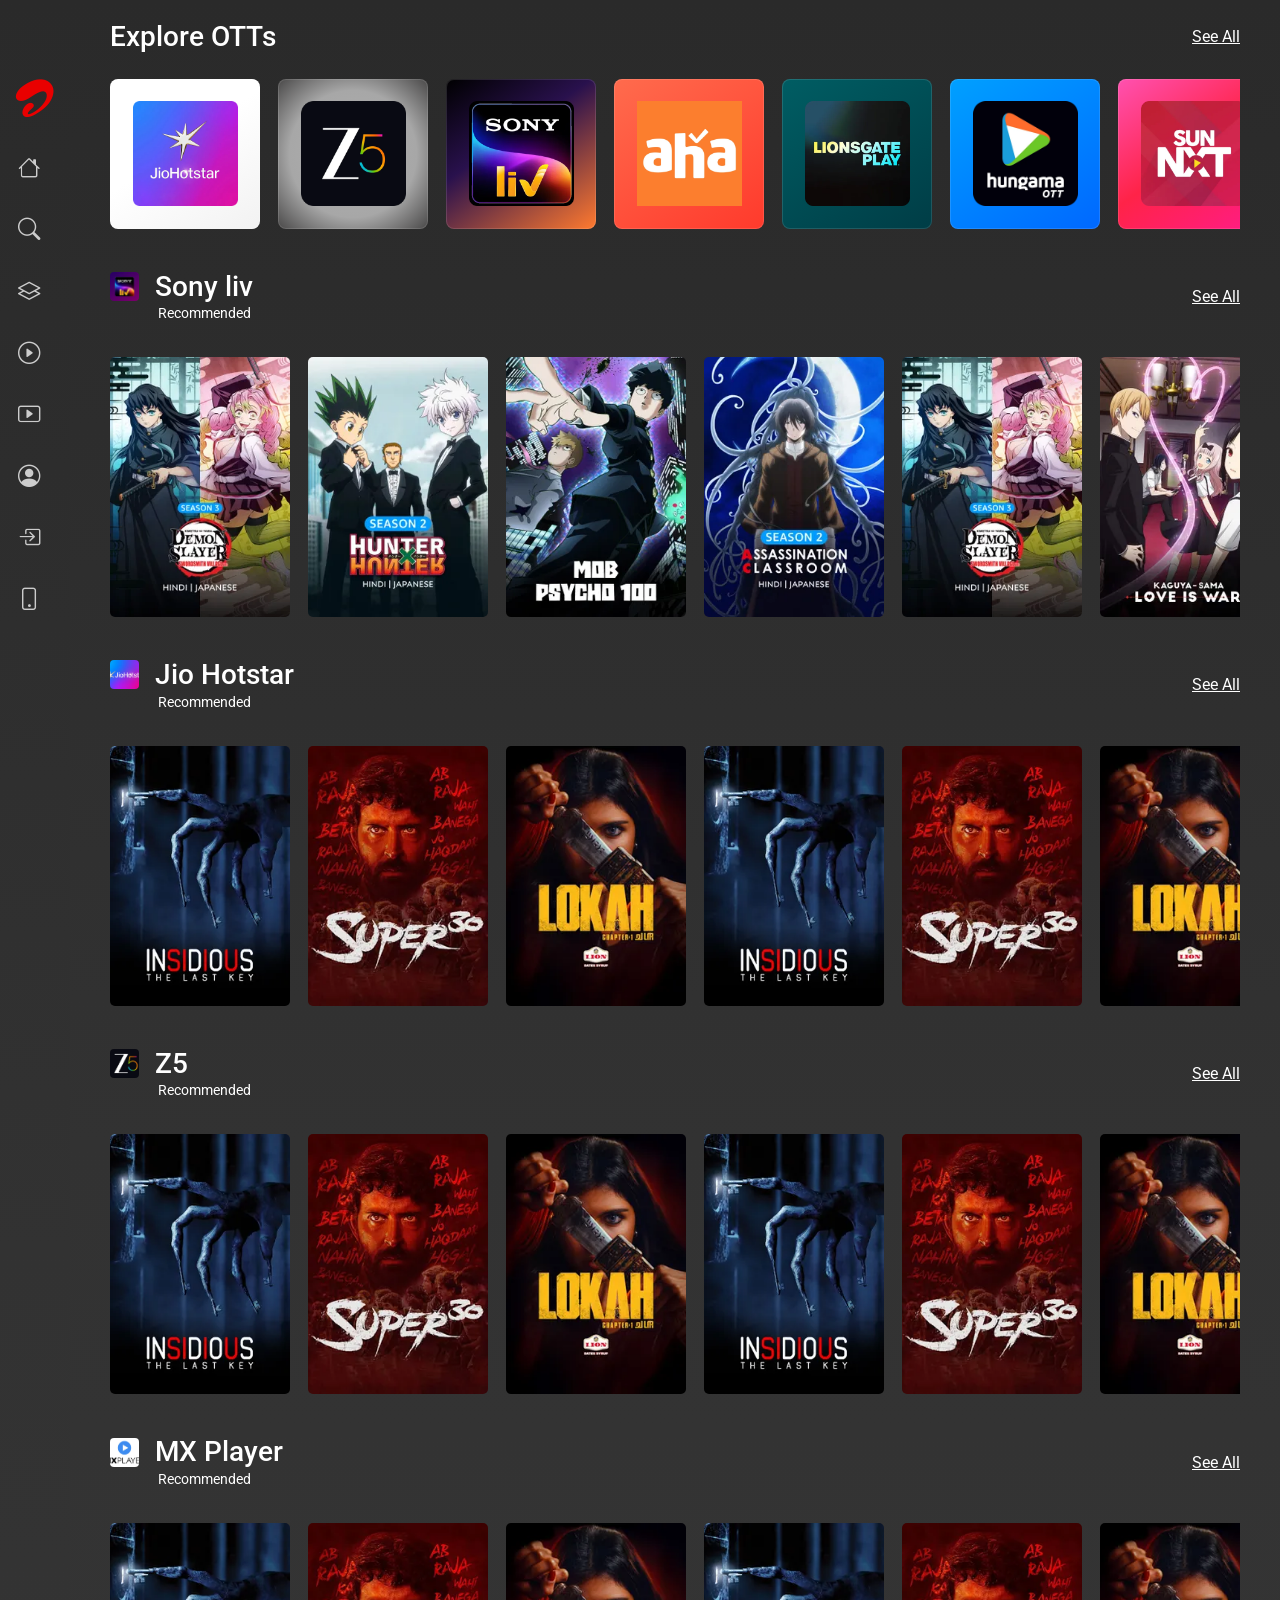
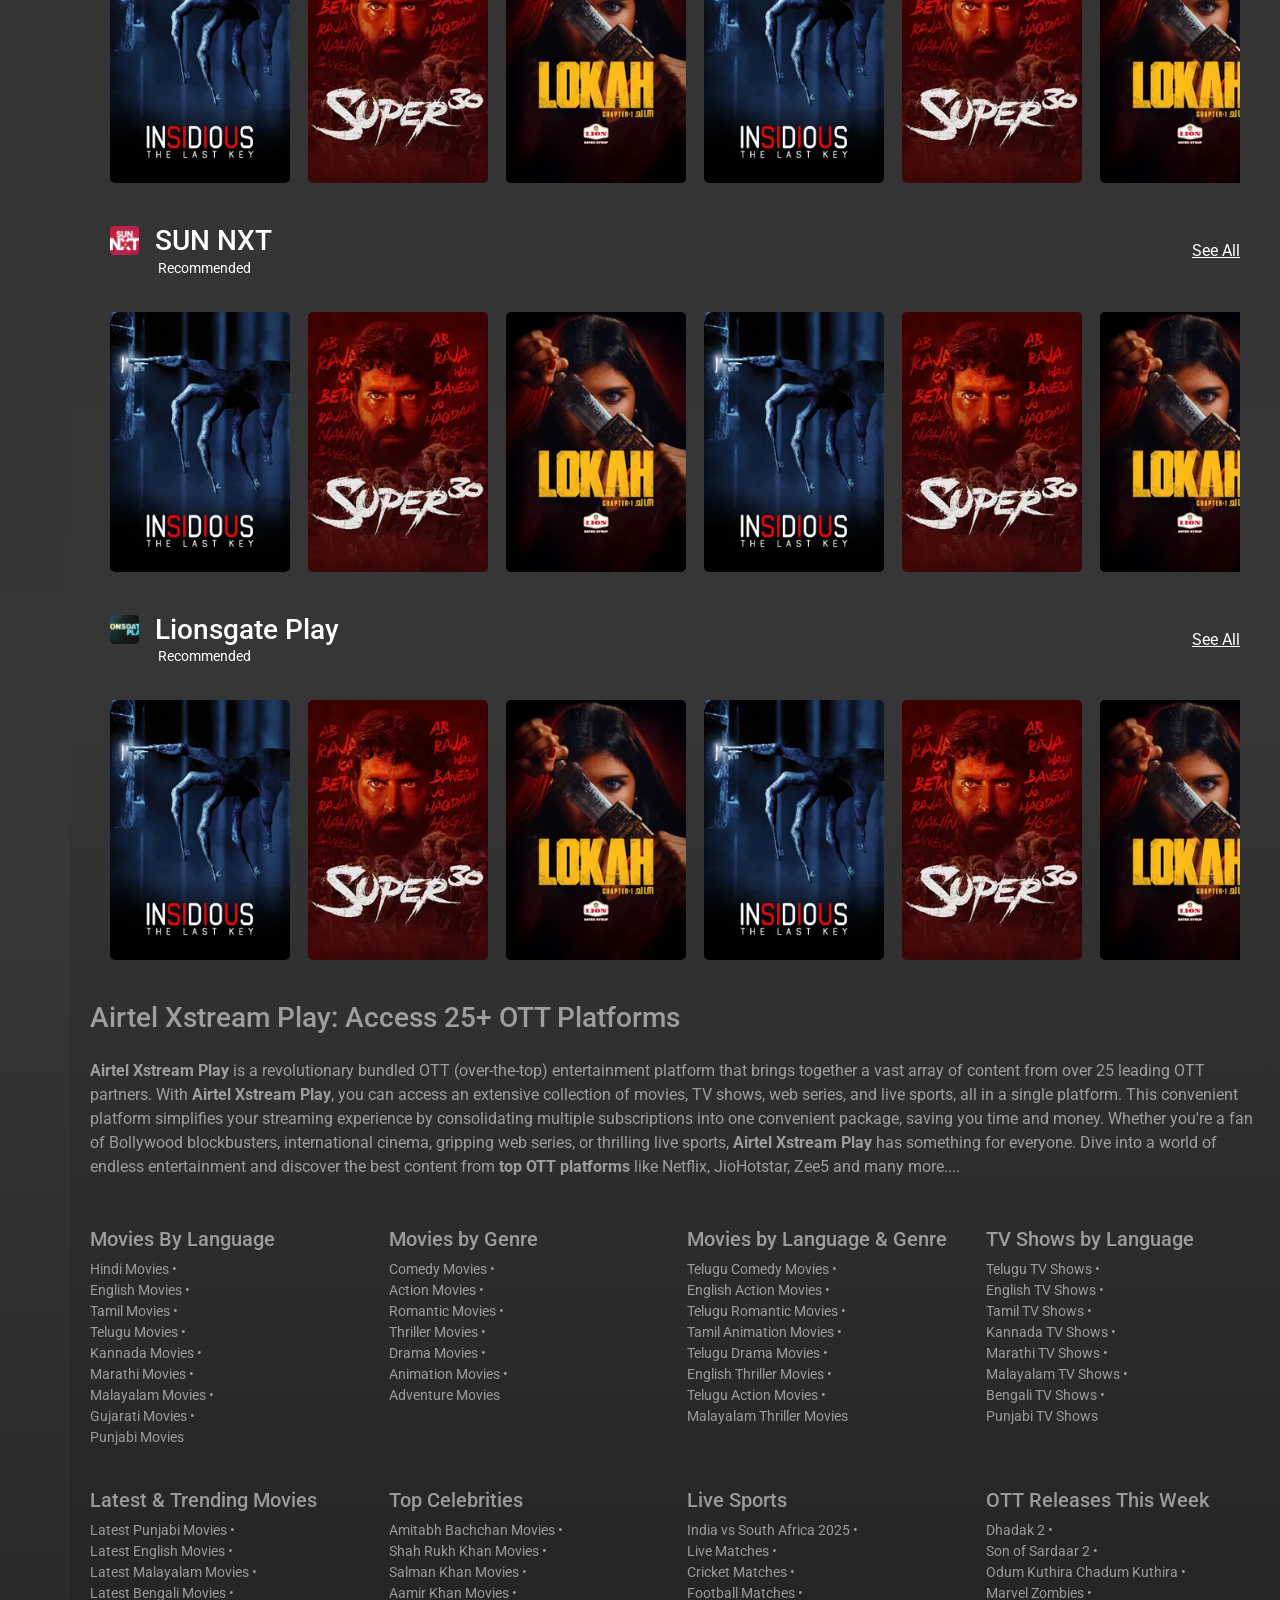
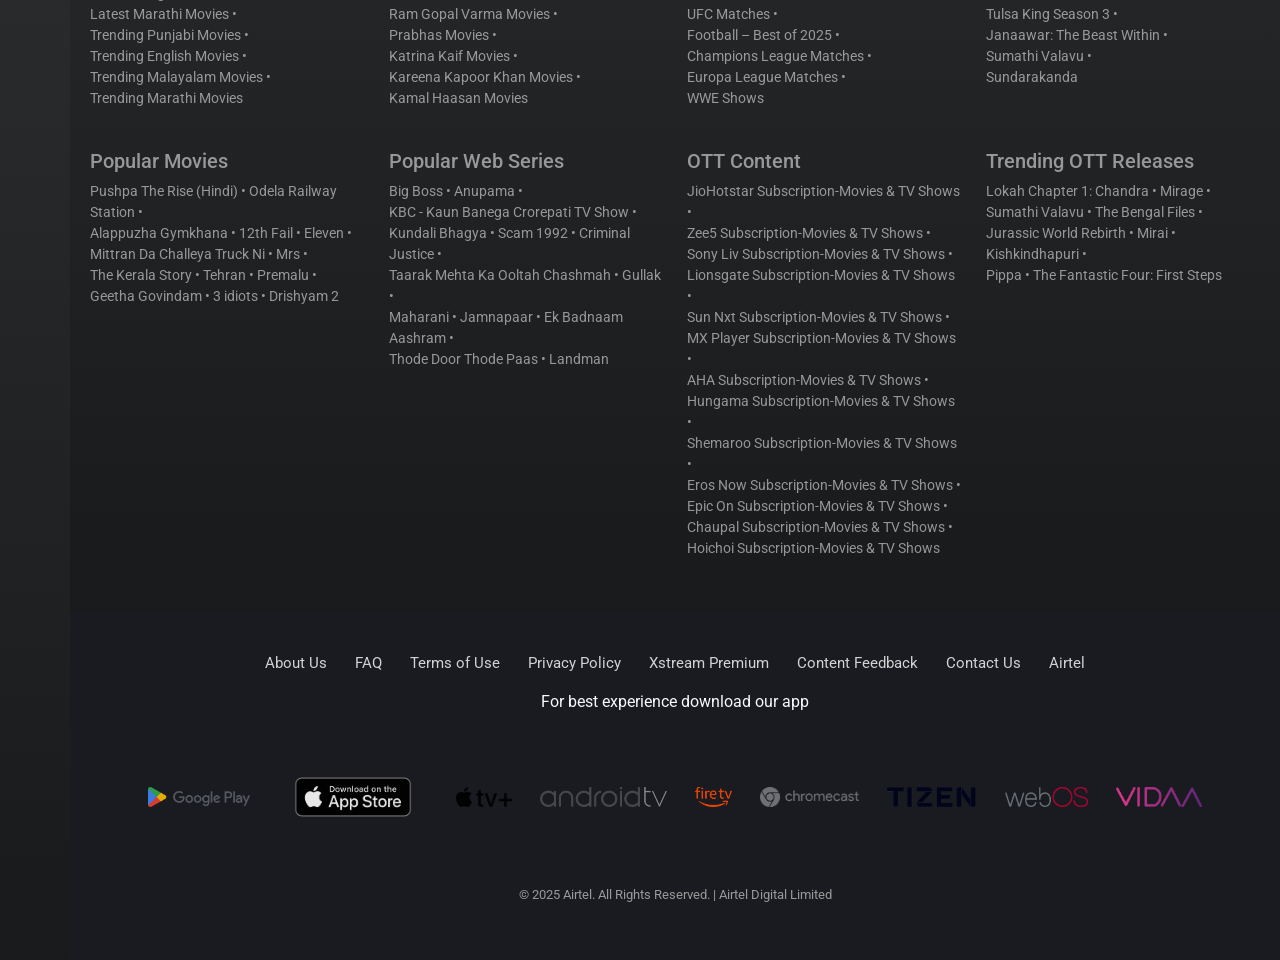
<file: otts.html>
<!DOCTYPE html>
<html lang="en">
<head>
    <meta charset="UTF-8">
    <meta name="viewport" content="width=device-width, initial-scale=1.0">
    <title>AirtelXstream</title>

    <link rel="icon" type="image/x-icon" href="/images/airtel-xstream-play-logo-hd.png">
    <link rel="stylesheet" href="/css/style.css">
    <link href="https://cdn.jsdelivr.net/npm/bootstrap@5.3.8/dist/css/bootstrap.min.css" rel="stylesheet">
    <link rel="stylesheet" href="https://cdn.jsdelivr.net/npm/bootstrap-icons@1.11.1/font/bootstrap-icons.css">
    <link rel="preconnect" href="https://fonts.googleapis.com">
    <link rel="preconnect" href="https://fonts.gstatic.com" crossorigin>
    <link href="https://fonts.googleapis.com/css2?family=Montserrat:ital,wght@0,100..900;1,100..900&family=Roboto:ital,wght@0,100..900;1,100..900&display=swap" rel="stylesheet">
</head>
<body>

<div class="page-bg">

    <div class="sidebar">
            <div class="logo mt-2">
                <img src="./images/xsteamplay.png" class="brand">
            </div>
            <ul class="menu">
                <li><a href="./index.html"><i class="bi bi-house"></i><span>Home</span></a>
                </li>
                <li><a href="./search.html"><i class="bi bi-search"></i><span>Search</span></a>
                </li>
                <li><a href="./otts.html"><i class="bi bi-layers"></i><span>OTTs</span></a>
                </li>
                <li><a href="./free.html"><i class="bi bi-play-circle"></i><span>Free</span></a>
                </li>
                <li><a href="./myplan.html"><i class="bi bi-play-btn"></i><span>My Plans</span></a>
                </li>
                <li><a href="./profile.html"><i class="bi bi-person-circle"></i><span>Profile</span></a>
                </li>
                <li>
                    <a href="#" data-bs-toggle="modal" data-bs-target="#loginModal">
                        <i class="bi bi-box-arrow-in-right"></i><span>Log In</span>
                    </a>
                </li>
                <li><a href="https://play.google.com/store/apps/details?id=tv.accedo.airtel.wynk&_branch_match_id=1522531487299482637&utm_source=Website&utm_campaign=Top_Bottom_CTA&utm_medium=Website&_branch_referrer=H4sIAAAAAAAAA8soKSkottLXzy9IzdNLzCwqSc2pKC4pSk3M1cvM00%2F0DMzzCg%2BwcHdKsq8rSk1LLSrKzEuPTyrKLy9OLbJ1ywSK5VcAAJQeFpZEAAAA" target="_blank"><i class="bi bi-phone"></i><span>Get App</span></a>
                </li>
            </ul>
    </div>
    <div class="sidebar-fade"></div>

    <div class="main-content">

         <!-- LOGIN MODAL -->
        <div class="modal fade" id="loginModal" tabindex="-1" aria-hidden="true">
            <div class="modal-dialog modal-dialog-centered">
                <div class="modal-content" style="background:#101214; color:#fff; border-radius:12px; padding:20px 25px;">
                
                <div class="d-flex justify-content-between align-items-center mb-3">
                    <h4 class="m-0">Xstream Play</h4>
                    <button class="btn-close btn-close-white" data-bs-dismiss="modal"></button>
                </div>

                <h5>Enter your Airtel Number</h5>
                <p style="font-size:14px; color:#b9b9b9;">
                    You can also use your Broadband/DTH registered numbers to login
                </p>

                <form>
                    <div class="d-flex align-items-center gap-2 mb-2" style="border-bottom:1px solid #444; padding-bottom:8px;">
                        <span style="font-size:18px;">+91</span>
                        <input id="mobileInput" type="text" class="form-control bg-transparent text-white" placeholder="Enter mobile number">
                    </div>

                    <span id="mobileError" style="color:red; font-size:14px;"></span>

                    <button id="continueBtn" type="button" class="btn w-100 mt-3" style="background:#ffffff; color:#000; border-radius:8px; padding:10px;">
                        Continue
                    </button>
                </form>

                <p class="mt-3 text-center" style="font-size:12px; color:#b9b9b9;">
                    I agree to the <a href="#" style="color:#fff;">Terms of Uses</a> and 
                    <a href="#" style="color:#fff;">Privacy Policy</a>
                </p>

                </div>
            </div>
        </div>

        <!-- OTP MODAL -->
        <div class="modal fade" id="otpModal" tabindex="-1" aria-hidden="true">
            <div class="modal-dialog modal-dialog-centered">
                <div class="modal-content" style="background:#101214; color:#fff; border-radius:12px; padding:25px;">
                    <div class="d-flex align-items-center mb-3">
                        <h5 class="m-0">Verify your number</h5>
                    </div>

                    <p class="mb-1">Enter OTP sent to <span id="otpMobile" style="font-weight:600;"></span></p>

                    <div class="d-flex justify-content-between gap-2 my-4">
                        <input maxlength="1" class="otp-input form-control text-center bg-transparent text-white">
                        <input maxlength="1" class="otp-input form-control text-center bg-transparent text-white">
                        <input maxlength="1" class="otp-input form-control text-center bg-transparent text-white">
                        <input maxlength="1" class="otp-input form-control text-center bg-transparent text-white">
                    </div>

                    <span id="otpError" style="color:red; font-size:14px;"></span>
                    <p class="text-center mb-4" id="resendTimer" style="color:#b9b9b9;">Resend OTP in (0:30)</p>

                    <button class="btn w-100" style="background:#ffffff; color:#000; border-radius:8px; padding:10px;">
                        VERIFY
                    </button>

                    <p class="mt-3 text-center" style="font-size:12px; color:#b9b9b9;">
                        I agree to the <a href="#" style="color:#fff;">Terms of Uses</a> and
                        <a href="#" style="color:#fff;">Privacy Policy</a>
                    </p>

                </div>
            </div>
        </div>

        <!-- OTT Logos Row -->
        <div class="ott-section">
            <div class="d-flex justify-content-between align-items-center">
                <h3 class="ott-title m-0">Explore OTTs</h3>
                <a href="./seeallotts.html" class="text-white">See All</a>
            </div>
            <div class="ott-scroll-container">

                <button class="ott-scroll-btn ott-left-btn">❮</button>

                <div class="ott-scroller">

                    <a href="./singleott.html">
                        <div class="ott-card-wrapper">
                            <div class="ott-card bg-jio">
                                <img src="./images/ott/plan2.webp">
                            </div>
                        </div>
                    </a>

                    <a href="./singleott.html">
                        <div class="ott-card-wrapper">
                            <div class="ott-card bg-zee">
                                <img src="./images/ott/plan3.webp">
                            </div>
                        </div>
                    </a>

                    <a href="./singleott.html">
                        <div class="ott-card-wrapper">
                            <div class="ott-card bg-sony">
                                <img src="./images/ott/plan4.webp">
                            </div>
                        </div>
                    </a>

                    <a href="./singleott.html">
                        <div class="ott-card-wrapper">
                            <div class="ott-card bg-aha">
                                <img src="./images/ott/plan5.webp">
                            </div>
                        </div>
                    </a>

                    <a href="./singleott.html">
                        <div class="ott-card-wrapper">
                            <div class="ott-card bg-lionsgate">
                                <img src="./images/ott/plan12.webp">
                            </div>
                        </div>
                    </a>

                    <a href="./singleott.html">
                        <div class="ott-card-wrapper">
                            <div class="ott-card bg-hungama">
                                <img src="./images/ott/plan14.webp">
                            </div>
                        </div>
                    </a>
                    <a href="./singleott.html">
                        <div class="ott-card-wrapper">
                            <div class="ott-card bg-sunnxt">
                                <img src="./images/ott/plan15.webp">
                            </div>
                        </div>
                    </a>

                    <a href="./singleott.html">
                        <div class="ott-card-wrapper">
                            <div class="ott-card bg-jio">
                                <img src="./images/ott/plan2.webp">
                            </div>
                        </div>
                    </a>

                    <a href="./singleott.html">
                        <div class="ott-card-wrapper">
                            <div class="ott-card bg-zee">
                                <img src="./images/ott/plan3.webp">
                            </div>
                        </div>
                    </a>

                    <a href="./singleott.html">
                        <div class="ott-card-wrapper">
                            <div class="ott-card bg-sony">
                                <img src="./images/ott/plan4.webp">
                            </div>
                        </div>
                    </a>

                    <a href="./singleott.html">
                        <div class="ott-card-wrapper">
                            <div class="ott-card bg-aha">
                                <img src="./images/ott/plan5.webp">
                            </div>
                        </div>
                    </a>

                    <a href="./singleott.html">
                        <div class="ott-card-wrapper">
                            <div class="ott-card bg-lionsgate">
                                <img src="./images/ott/plan12.webp">
                            </div>
                        </div>
                    </a>

                    <a href="./singleott.html">
                        <div class="ott-card-wrapper">
                            <div class="ott-card bg-hungama">
                                <img src="./images/ott/plan14.webp">
                            </div>
                        </div>
                    </a>
                    <a href="./singleott.html">
                        <div class="ott-card-wrapper">
                            <div class="ott-card bg-sunnxt">
                                <img src="./images/ott/plan15.webp">
                            </div>
                        </div>
                    </a>

                </div>


                <button class="ott-scroll-btn ott-right-btn">❯</button>

            </div>
        </div>
        <!-- OTT Logos Row -->

        <div class="movie-section mt-3">
            <div class="d-flex justify-content-between align-items-center mb-2">
                <div class="d-flex flex-column">
                    <div class="d-flex align-items-center">
                        <img src="/images/index/ottlogo2.webp" alt="Jio Hotstar Icon" class="section-icon">
                        <h3 class="text-white m-0 ms-3">Sony liv</h3>
                    </div>
                    <small class="ms-5">Recommended</small>
                </div>
                <a href="./seeall.html" class="text-white">See All</a>
            </div>

            <div class="movie-scroll-container">
                <button class="scroll-btn left-btn">❮</button>
                <div class="movie-scroller">
                    <div class="movie-scroll-inner">
                        <div class="movie-card-wrapper">
                            <a href="./singlepage.html" class="movie-link">
                                <div class="movie-card">
                                    <img src="./images/index/anime1.webp" alt="movie">
                                    <div class="card-overlay">
                                        <h5 class="movie-title">Insidious The Lastkey</h5>
                                        <div class="badges">
                                            <span class="badge age">U/A 13+</span>
                                            <span class="badge type">Movie</span>
                                        </div>
                                        <button class="watchlist-btn"><span>+</span> Add To Watchlist</button>
                                    </div>
                                </div>
                            </a>
                        </div>
                        <div class="movie-card-wrapper">
                            <a href="./singlepage.html" class="movie-link">
                                <div class="movie-card">
                                    <img src="./images/index/anime5.webp" alt="movie">
                                    <div class="card-overlay">
                                        <h5 class="movie-title">Super 30</h5>
                                        <div class="badges">
                                            <span class="badge age">U/A 13+</span>
                                            <span class="badge type">Movie</span>
                                        </div>
                                        <button class="watchlist-btn"><span>+</span> Add To Watchlist</button>
                                    </div>
                                </div>
                            </a>
                        </div>

                        <div class="movie-card-wrapper">
                            <a href="./singlepage.html" class="movie-link">
                                <div class="movie-card">
                                    <img src="./images/index/anime8.webp" alt="movie">
                                    <div class="card-overlay">
                                        <h5 class="movie-title">Lokah</h5>
                                        <div class="badges">
                                            <span class="badge age">U/A 13+</span>
                                            <span class="badge type">Movie</span>
                                        </div>
                                        <button class="watchlist-btn"><span>+</span> Add To Watchlist</button>
                                    </div>
                                </div>
                            </a>
                        </div>
                        <div class="movie-card-wrapper">
                            <a href="./singlepage.html" class="movie-link">
                                <div class="movie-card">
                                    <img src="./images/index/anime2.webp" alt="movie">
                                    <div class="card-overlay">
                                        <h5 class="movie-title">Insidious The Lastkey</h5>
                                        <div class="badges">
                                            <span class="badge age">U/A 13+</span>
                                            <span class="badge type">Movie</span>
                                        </div>
                                        <button class="watchlist-btn"><span>+</span> Add To Watchlist</button>
                                    </div>
                                </div>
                            </a>
                        </div>
                        <div class="movie-card-wrapper">
                            <a href="./singlepage.html" class="movie-link">
                                <div class="movie-card">
                                    <img src="./images/index/anime1.webp" alt="movie">
                                    <div class="card-overlay">
                                        <h5 class="movie-title">Super 30</h5>
                                        <div class="badges">
                                            <span class="badge age">U/A 13+</span>
                                            <span class="badge type">Movie</span>
                                        </div>
                                        <button class="watchlist-btn"><span>+</span> Add To Watchlist</button>
                                    </div>
                                </div>
                            </a>
                        </div>

                        <div class="movie-card-wrapper">
                            <a href="./singlepage.html" class="movie-link">
                                <div class="movie-card">
                                    <img src="./images/index/anime6.webp" alt="movie">
                                    <div class="card-overlay">
                                        <h5 class="movie-title">Lokah</h5>
                                        <div class="badges">
                                            <span class="badge age">U/A 13+</span>
                                            <span class="badge type">Movie</span>
                                        </div>
                                        <button class="watchlist-btn"><span>+</span> Add To Watchlist</button>
                                    </div>
                                </div>
                            </a>
                        </div>
                        <div class="movie-card-wrapper">
                            <a href="./singlepage.html" class="movie-link">
                                <div class="movie-card">
                                    <img src="./images/index/anime4.webp" alt="movie">
                                    <div class="card-overlay">
                                        <h5 class="movie-title">Lokah</h5>
                                        <div class="badges">
                                            <span class="badge age">U/A 13+</span>
                                            <span class="badge type">Movie</span>
                                        </div>
                                        <button class="watchlist-btn"><span>+</span> Add To Watchlist</button>
                                    </div>
                                </div>
                            </a>
                        </div>
                        <div class="movie-card-wrapper">
                            <a href="./singlepage.html" class="movie-link">
                                <div class="movie-card">
                                    <img src="/images/index/anime3.webp" alt="movie">
                                    <div class="card-overlay">
                                        <h5 class="movie-title">Insidious The Lastkey</h5>
                                        <div class="badges">
                                            <span class="badge age">U/A 13+</span>
                                            <span class="badge type">Movie</span>
                                        </div>
                                        <button class="watchlist-btn"><span>+</span> Add To Watchlist</button>
                                    </div>
                                </div>
                            </a>
                        </div>
                        <div class="movie-card-wrapper">
                            <a href="./singlepage.html" class="movie-link">
                                <div class="movie-card">
                                    <img src="./images/index/anime5.webp" alt="movie">
                                    <div class="card-overlay">
                                        <h5 class="movie-title">Super 30</h5>
                                        <div class="badges">
                                            <span class="badge age">U/A 13+</span>
                                            <span class="badge type">Movie</span>
                                        </div>
                                        <button class="watchlist-btn"><span>+</span> Add To Watchlist</button>
                                    </div>
                                </div>
                            </a>
                        </div>

                        <div class="movie-card-wrapper">
                            <a href="./singlepage.html" class="movie-link">
                                <div class="movie-card">
                                    <img src="./images/index/anime6.webp" alt="movie">
                                    <div class="card-overlay">
                                        <h5 class="movie-title">Lokah</h5>
                                        <div class="badges">
                                            <span class="badge age">U/A 13+</span>
                                            <span class="badge type">Movie</span>
                                        </div>
                                        <button class="watchlist-btn"><span>+</span> Add To Watchlist</button>
                                    </div>
                                </div>
                            </a>
                        </div>

                    </div>
                </div>
                <button class="scroll-btn right-btn">❯</button>
            </div>
        </div>
        <div class="movie-section mt-3">
            <div class="d-flex justify-content-between align-items-center mb-2">
                <div class="d-flex flex-column">
                    <div class="d-flex align-items-center">
                        <img src="/images/index/ottlogo1.webp" alt="Jio Hotstar Icon" class="section-icon">
                        <h3 class="text-white m-0 ms-3">Jio Hotstar</h3>
                    </div>
                    <small class="ms-5">Recommended</small>
                </div>
                <a href="./seeall.html" class="text-white">See All</a>
            </div>

            <div class="movie-scroll-container">
                <button class="scroll-btn left-btn">❮</button>
                <div class="movie-scroller">
                    <div class="movie-scroll-inner">
                        <div class="movie-card-wrapper">
                            <a href="./singlepage.html" class="movie-link">
                                <div class="movie-card">
                                    <img src="./images/index/insidiousthelastkey_portrait_thumb.webp" alt="movie">
                                    <div class="card-overlay">
                                        <h5 class="movie-title">Insidious The Lastkey</h5>
                                        <div class="badges">
                                            <span class="badge age">U/A 13+</span>
                                            <span class="badge type">Movie</span>
                                        </div>
                                        <button class="watchlist-btn"><span>+</span> Add To Watchlist</button>
                                    </div>
                                </div>
                            </a>
                        </div>
                        <div class="movie-card-wrapper">
                            <a href="./singlepage.html" class="movie-link">
                                <div class="movie-card">
                                    <img src="./images/index/super30.webp" alt="movie">
                                    <div class="card-overlay">
                                        <h5 class="movie-title">Super 30</h5>
                                        <div class="badges">
                                            <span class="badge age">U/A 13+</span>
                                            <span class="badge type">Movie</span>
                                        </div>
                                        <button class="watchlist-btn"><span>+</span> Add To Watchlist</button>
                                    </div>
                                </div>
                            </a>
                        </div>

                        <div class="movie-card-wrapper">
                            <a href="./singlepage.html" class="movie-link">
                                <div class="movie-card">
                                    <img src="./images/index/lokah.webp" alt="movie">
                                    <div class="card-overlay">
                                        <h5 class="movie-title">Lokah</h5>
                                        <div class="badges">
                                            <span class="badge age">U/A 13+</span>
                                            <span class="badge type">Movie</span>
                                        </div>
                                        <button class="watchlist-btn"><span>+</span> Add To Watchlist</button>
                                    </div>
                                </div>
                            </a>
                        </div>
                        <div class="movie-card-wrapper">
                            <a href="./singlepage.html" class="movie-link">
                                <div class="movie-card">
                                    <img src="./images/index/insidiousthelastkey_portrait_thumb.webp" alt="movie">
                                    <div class="card-overlay">
                                        <h5 class="movie-title">Insidious The Lastkey</h5>
                                        <div class="badges">
                                            <span class="badge age">U/A 13+</span>
                                            <span class="badge type">Movie</span>
                                        </div>
                                        <button class="watchlist-btn"><span>+</span> Add To Watchlist</button>
                                    </div>
                                </div>
                            </a>
                        </div>
                        <div class="movie-card-wrapper">
                            <a href="./singlepage.html" class="movie-link">
                                <div class="movie-card">
                                    <img src="./images/index/super30.webp" alt="movie">
                                    <div class="card-overlay">
                                        <h5 class="movie-title">Super 30</h5>
                                        <div class="badges">
                                            <span class="badge age">U/A 13+</span>
                                            <span class="badge type">Movie</span>
                                        </div>
                                        <button class="watchlist-btn"><span>+</span> Add To Watchlist</button>
                                    </div>
                                </div>
                            </a>
                        </div>

                        <div class="movie-card-wrapper">
                            <a href="./singlepage.html" class="movie-link">
                                <div class="movie-card">
                                    <img src="./images/index/lokah.webp" alt="movie">
                                    <div class="card-overlay">
                                        <h5 class="movie-title">Lokah</h5>
                                        <div class="badges">
                                            <span class="badge age">U/A 13+</span>
                                            <span class="badge type">Movie</span>
                                        </div>
                                        <button class="watchlist-btn"><span>+</span> Add To Watchlist</button>
                                    </div>
                                </div>
                            </a>
                        </div>
                        <div class="movie-card-wrapper">
                            <a href="./singlepage.html" class="movie-link">
                                <div class="movie-card">
                                    <img src="./images/index/lokah.webp" alt="movie">
                                    <div class="card-overlay">
                                        <h5 class="movie-title">Lokah</h5>
                                        <div class="badges">
                                            <span class="badge age">U/A 13+</span>
                                            <span class="badge type">Movie</span>
                                        </div>
                                        <button class="watchlist-btn"><span>+</span> Add To Watchlist</button>
                                    </div>
                                </div>
                            </a>
                        </div>
                        <div class="movie-card-wrapper">
                            <a href="./singlepage.html" class="movie-link">
                                <div class="movie-card">
                                    <img src="./images/index/insidiousthelastkey_portrait_thumb.webp" alt="movie">
                                    <div class="card-overlay">
                                        <h5 class="movie-title">Insidious The Lastkey</h5>
                                        <div class="badges">
                                            <span class="badge age">U/A 13+</span>
                                            <span class="badge type">Movie</span>
                                        </div>
                                        <button class="watchlist-btn"><span>+</span> Add To Watchlist</button>
                                    </div>
                                </div>
                            </a>
                        </div>
                        <div class="movie-card-wrapper">
                            <a href="./singlepage.html" class="movie-link">
                                <div class="movie-card">
                                    <img src="./images/index/super30.webp" alt="movie">
                                    <div class="card-overlay">
                                        <h5 class="movie-title">Super 30</h5>
                                        <div class="badges">
                                            <span class="badge age">U/A 13+</span>
                                            <span class="badge type">Movie</span>
                                        </div>
                                        <button class="watchlist-btn"><span>+</span> Add To Watchlist</button>
                                    </div>
                                </div>
                            </a>
                        </div>

                        <div class="movie-card-wrapper">
                            <a href="./singlepage.html" class="movie-link">
                                <div class="movie-card">
                                    <img src="./images/index/lokah.webp" alt="movie">
                                    <div class="card-overlay">
                                        <h5 class="movie-title">Lokah</h5>
                                        <div class="badges">
                                            <span class="badge age">U/A 13+</span>
                                            <span class="badge type">Movie</span>
                                        </div>
                                        <button class="watchlist-btn"><span>+</span> Add To Watchlist</button>
                                    </div>
                                </div>
                            </a>
                        </div>

                    </div>
                </div>
                <button class="scroll-btn right-btn">❯</button>
            </div>
        </div>
        <div class="movie-section mt-3">
            <div class="d-flex justify-content-between align-items-center mb-2">
                <div class="d-flex flex-column">
                    <div class="d-flex align-items-center">
                        <img src="/images/index/ottlogo3.webp" alt="Jio Hotstar Icon" class="section-icon">
                        <h3 class="text-white m-0 ms-3">Z5</h3>
                    </div>
                    <small class="ms-5">Recommended</small>
                </div>
                <a href="./seeall.html" class="text-white">See All</a>
            </div>

            <div class="movie-scroll-container">
                <button class="scroll-btn left-btn">❮</button>
                <div class="movie-scroller">
                    <div class="movie-scroll-inner">
                        <div class="movie-card-wrapper">
                            <a href="./singlepage.html" class="movie-link">
                                <div class="movie-card">
                                    <img src="./images/index/insidiousthelastkey_portrait_thumb.webp" alt="movie">
                                    <div class="card-overlay">
                                        <h5 class="movie-title">Insidious The Lastkey</h5>
                                        <div class="badges">
                                            <span class="badge age">U/A 13+</span>
                                            <span class="badge type">Movie</span>
                                        </div>
                                        <button class="watchlist-btn"><span>+</span> Add To Watchlist</button>
                                    </div>
                                </div>
                            </a>
                        </div>
                        <div class="movie-card-wrapper">
                            <a href="./singlepage.html" class="movie-link">
                                <div class="movie-card">
                                    <img src="./images/index/super30.webp" alt="movie">
                                    <div class="card-overlay">
                                        <h5 class="movie-title">Super 30</h5>
                                        <div class="badges">
                                            <span class="badge age">U/A 13+</span>
                                            <span class="badge type">Movie</span>
                                        </div>
                                        <button class="watchlist-btn"><span>+</span> Add To Watchlist</button>
                                    </div>
                                </div>
                            </a>
                        </div>

                        <div class="movie-card-wrapper">
                            <a href="./singlepage.html" class="movie-link">
                                <div class="movie-card">
                                    <img src="./images/index/lokah.webp" alt="movie">
                                    <div class="card-overlay">
                                        <h5 class="movie-title">Lokah</h5>
                                        <div class="badges">
                                            <span class="badge age">U/A 13+</span>
                                            <span class="badge type">Movie</span>
                                        </div>
                                        <button class="watchlist-btn"><span>+</span> Add To Watchlist</button>
                                    </div>
                                </div>
                            </a>
                        </div>
                        <div class="movie-card-wrapper">
                            <a href="./singlepage.html" class="movie-link">
                                <div class="movie-card">
                                    <img src="./images/index/insidiousthelastkey_portrait_thumb.webp" alt="movie">
                                    <div class="card-overlay">
                                        <h5 class="movie-title">Insidious The Lastkey</h5>
                                        <div class="badges">
                                            <span class="badge age">U/A 13+</span>
                                            <span class="badge type">Movie</span>
                                        </div>
                                        <button class="watchlist-btn"><span>+</span> Add To Watchlist</button>
                                    </div>
                                </div>
                            </a>
                        </div>
                        <div class="movie-card-wrapper">
                            <a href="./singlepage.html" class="movie-link">
                                <div class="movie-card">
                                    <img src="./images/index/super30.webp" alt="movie">
                                    <div class="card-overlay">
                                        <h5 class="movie-title">Super 30</h5>
                                        <div class="badges">
                                            <span class="badge age">U/A 13+</span>
                                            <span class="badge type">Movie</span>
                                        </div>
                                        <button class="watchlist-btn"><span>+</span> Add To Watchlist</button>
                                    </div>
                                </div>
                            </a>
                        </div>

                        <div class="movie-card-wrapper">
                            <a href="./singlepage.html" class="movie-link">
                                <div class="movie-card">
                                    <img src="./images/index/lokah.webp" alt="movie">
                                    <div class="card-overlay">
                                        <h5 class="movie-title">Lokah</h5>
                                        <div class="badges">
                                            <span class="badge age">U/A 13+</span>
                                            <span class="badge type">Movie</span>
                                        </div>
                                        <button class="watchlist-btn"><span>+</span> Add To Watchlist</button>
                                    </div>
                                </div>
                            </a>
                        </div>
                        <div class="movie-card-wrapper">
                            <a href="./singlepage.html" class="movie-link">
                                <div class="movie-card">
                                    <img src="./images/index/lokah.webp" alt="movie">
                                    <div class="card-overlay">
                                        <h5 class="movie-title">Lokah</h5>
                                        <div class="badges">
                                            <span class="badge age">U/A 13+</span>
                                            <span class="badge type">Movie</span>
                                        </div>
                                        <button class="watchlist-btn"><span>+</span> Add To Watchlist</button>
                                    </div>
                                </div>
                            </a>
                        </div>
                        <div class="movie-card-wrapper">
                            <a href="./singlepage.html" class="movie-link">
                                <div class="movie-card">
                                    <img src="./images/index/insidiousthelastkey_portrait_thumb.webp" alt="movie">
                                    <div class="card-overlay">
                                        <h5 class="movie-title">Insidious The Lastkey</h5>
                                        <div class="badges">
                                            <span class="badge age">U/A 13+</span>
                                            <span class="badge type">Movie</span>
                                        </div>
                                        <button class="watchlist-btn"><span>+</span> Add To Watchlist</button>
                                    </div>
                                </div>
                            </a>
                        </div>
                        <div class="movie-card-wrapper">
                            <a href="./singlepage.html" class="movie-link">
                                <div class="movie-card">
                                    <img src="./images/index/super30.webp" alt="movie">
                                    <div class="card-overlay">
                                        <h5 class="movie-title">Super 30</h5>
                                        <div class="badges">
                                            <span class="badge age">U/A 13+</span>
                                            <span class="badge type">Movie</span>
                                        </div>
                                        <button class="watchlist-btn"><span>+</span> Add To Watchlist</button>
                                    </div>
                                </div>
                            </a>
                        </div>

                        <div class="movie-card-wrapper">
                            <a href="./singlepage.html" class="movie-link">
                                <div class="movie-card">
                                    <img src="./images/index/lokah.webp" alt="movie">
                                    <div class="card-overlay">
                                        <h5 class="movie-title">Lokah</h5>
                                        <div class="badges">
                                            <span class="badge age">U/A 13+</span>
                                            <span class="badge type">Movie</span>
                                        </div>
                                        <button class="watchlist-btn"><span>+</span> Add To Watchlist</button>
                                    </div>
                                </div>
                            </a>
                        </div>

                    </div>
                </div>
                <button class="scroll-btn right-btn">❯</button>
            </div>
        </div>
        <div class="movie-section mt-3">
            <div class="d-flex justify-content-between align-items-center mb-2">
                <div class="d-flex flex-column">
                    <div class="d-flex align-items-center">
                        <img src="/images/index/ottlogo4.webp" alt="Jio Hotstar Icon" class="section-icon">
                        <h3 class="text-white m-0 ms-3">MX Player</h3>
                    </div>
                    <small class="ms-5">Recommended</small>
                </div>
                <a href="./seeall.html" class="text-white">See All</a>
            </div>

            <div class="movie-scroll-container">
                <button class="scroll-btn left-btn">❮</button>
                <div class="movie-scroller">
                    <div class="movie-scroll-inner">
                        <div class="movie-card-wrapper">
                            <a href="./singlepage.html" class="movie-link">
                                <div class="movie-card">
                                    <img src="./images/index/insidiousthelastkey_portrait_thumb.webp" alt="movie">
                                    <div class="card-overlay">
                                        <h5 class="movie-title">Insidious The Lastkey</h5>
                                        <div class="badges">
                                            <span class="badge age">U/A 13+</span>
                                            <span class="badge type">Movie</span>
                                        </div>
                                        <button class="watchlist-btn"><span>+</span> Add To Watchlist</button>
                                    </div>
                                </div>
                            </a>
                        </div>
                        <div class="movie-card-wrapper">
                            <a href="./singlepage.html" class="movie-link">
                                <div class="movie-card">
                                    <img src="./images/index/super30.webp" alt="movie">
                                    <div class="card-overlay">
                                        <h5 class="movie-title">Super 30</h5>
                                        <div class="badges">
                                            <span class="badge age">U/A 13+</span>
                                            <span class="badge type">Movie</span>
                                        </div>
                                        <button class="watchlist-btn"><span>+</span> Add To Watchlist</button>
                                    </div>
                                </div>
                            </a>
                        </div>

                        <div class="movie-card-wrapper">
                            <a href="./singlepage.html" class="movie-link">
                                <div class="movie-card">
                                    <img src="./images/index/lokah.webp" alt="movie">
                                    <div class="card-overlay">
                                        <h5 class="movie-title">Lokah</h5>
                                        <div class="badges">
                                            <span class="badge age">U/A 13+</span>
                                            <span class="badge type">Movie</span>
                                        </div>
                                        <button class="watchlist-btn"><span>+</span> Add To Watchlist</button>
                                    </div>
                                </div>
                            </a>
                        </div>
                        <div class="movie-card-wrapper">
                            <a href="./singlepage.html" class="movie-link">
                                <div class="movie-card">
                                    <img src="./images/index/insidiousthelastkey_portrait_thumb.webp" alt="movie">
                                    <div class="card-overlay">
                                        <h5 class="movie-title">Insidious The Lastkey</h5>
                                        <div class="badges">
                                            <span class="badge age">U/A 13+</span>
                                            <span class="badge type">Movie</span>
                                        </div>
                                        <button class="watchlist-btn"><span>+</span> Add To Watchlist</button>
                                    </div>
                                </div>
                            </a>
                        </div>
                        <div class="movie-card-wrapper">
                            <a href="./singlepage.html" class="movie-link">
                                <div class="movie-card">
                                    <img src="./images/index/super30.webp" alt="movie">
                                    <div class="card-overlay">
                                        <h5 class="movie-title">Super 30</h5>
                                        <div class="badges">
                                            <span class="badge age">U/A 13+</span>
                                            <span class="badge type">Movie</span>
                                        </div>
                                        <button class="watchlist-btn"><span>+</span> Add To Watchlist</button>
                                    </div>
                                </div>
                            </a>
                        </div>

                        <div class="movie-card-wrapper">
                            <a href="./singlepage.html" class="movie-link">
                                <div class="movie-card">
                                    <img src="./images/index/lokah.webp" alt="movie">
                                    <div class="card-overlay">
                                        <h5 class="movie-title">Lokah</h5>
                                        <div class="badges">
                                            <span class="badge age">U/A 13+</span>
                                            <span class="badge type">Movie</span>
                                        </div>
                                        <button class="watchlist-btn"><span>+</span> Add To Watchlist</button>
                                    </div>
                                </div>
                            </a>
                        </div>
                        <div class="movie-card-wrapper">
                            <a href="./singlepage.html" class="movie-link">
                                <div class="movie-card">
                                    <img src="./images/index/lokah.webp" alt="movie">
                                    <div class="card-overlay">
                                        <h5 class="movie-title">Lokah</h5>
                                        <div class="badges">
                                            <span class="badge age">U/A 13+</span>
                                            <span class="badge type">Movie</span>
                                        </div>
                                        <button class="watchlist-btn"><span>+</span> Add To Watchlist</button>
                                    </div>
                                </div>
                            </a>
                        </div>
                        <div class="movie-card-wrapper">
                            <a href="./singlepage.html" class="movie-link">
                                <div class="movie-card">
                                    <img src="./images/index/insidiousthelastkey_portrait_thumb.webp" alt="movie">
                                    <div class="card-overlay">
                                        <h5 class="movie-title">Insidious The Lastkey</h5>
                                        <div class="badges">
                                            <span class="badge age">U/A 13+</span>
                                            <span class="badge type">Movie</span>
                                        </div>
                                        <button class="watchlist-btn"><span>+</span> Add To Watchlist</button>
                                    </div>
                                </div>
                            </a>
                        </div>
                        <div class="movie-card-wrapper">
                            <a href="./singlepage.html" class="movie-link">
                                <div class="movie-card">
                                    <img src="./images/index/super30.webp" alt="movie">
                                    <div class="card-overlay">
                                        <h5 class="movie-title">Super 30</h5>
                                        <div class="badges">
                                            <span class="badge age">U/A 13+</span>
                                            <span class="badge type">Movie</span>
                                        </div>
                                        <button class="watchlist-btn"><span>+</span> Add To Watchlist</button>
                                    </div>
                                </div>
                            </a>
                        </div>

                        <div class="movie-card-wrapper">
                            <a href="./singlepage.html" class="movie-link">
                                <div class="movie-card">
                                    <img src="./images/index/lokah.webp" alt="movie">
                                    <div class="card-overlay">
                                        <h5 class="movie-title">Lokah</h5>
                                        <div class="badges">
                                            <span class="badge age">U/A 13+</span>
                                            <span class="badge type">Movie</span>
                                        </div>
                                        <button class="watchlist-btn"><span>+</span> Add To Watchlist</button>
                                    </div>
                                </div>
                            </a>
                        </div>

                    </div>
                </div>
                <button class="scroll-btn right-btn">❯</button>
            </div>
        </div>
        <div class="movie-section mt-3">
            <div class="d-flex justify-content-between align-items-center mb-2">
                <div class="d-flex flex-column">
                    <div class="d-flex align-items-center">
                        <img src="/images/index/ottlogo5.webp" alt="Jio Hotstar Icon" class="section-icon">
                        <h3 class="text-white m-0 ms-3">SUN NXT</h3>
                    </div>
                    <small class="ms-5">Recommended</small>
                </div>
                <a href="./seeall.html" class="text-white">See All</a>
            </div>

            <div class="movie-scroll-container">
                <button class="scroll-btn left-btn">❮</button>
                <div class="movie-scroller">
                    <div class="movie-scroll-inner">
                        <div class="movie-card-wrapper">
                            <a href="./singlepage.html" class="movie-link">
                                <div class="movie-card">
                                    <img src="./images/index/insidiousthelastkey_portrait_thumb.webp" alt="movie">
                                    <div class="card-overlay">
                                        <h5 class="movie-title">Insidious The Lastkey</h5>
                                        <div class="badges">
                                            <span class="badge age">U/A 13+</span>
                                            <span class="badge type">Movie</span>
                                        </div>
                                        <button class="watchlist-btn"><span>+</span> Add To Watchlist</button>
                                    </div>
                                </div>
                            </a>
                        </div>
                        <div class="movie-card-wrapper">
                            <a href="./singlepage.html" class="movie-link">
                                <div class="movie-card">
                                    <img src="./images/index/super30.webp" alt="movie">
                                    <div class="card-overlay">
                                        <h5 class="movie-title">Super 30</h5>
                                        <div class="badges">
                                            <span class="badge age">U/A 13+</span>
                                            <span class="badge type">Movie</span>
                                        </div>
                                        <button class="watchlist-btn"><span>+</span> Add To Watchlist</button>
                                    </div>
                                </div>
                            </a>
                        </div>

                        <div class="movie-card-wrapper">
                            <a href="./singlepage.html" class="movie-link">
                                <div class="movie-card">
                                    <img src="./images/index/lokah.webp" alt="movie">
                                    <div class="card-overlay">
                                        <h5 class="movie-title">Lokah</h5>
                                        <div class="badges">
                                            <span class="badge age">U/A 13+</span>
                                            <span class="badge type">Movie</span>
                                        </div>
                                        <button class="watchlist-btn"><span>+</span> Add To Watchlist</button>
                                    </div>
                                </div>
                            </a>
                        </div>
                        <div class="movie-card-wrapper">
                            <a href="./singlepage.html" class="movie-link">
                                <div class="movie-card">
                                    <img src="./images/index/insidiousthelastkey_portrait_thumb.webp" alt="movie">
                                    <div class="card-overlay">
                                        <h5 class="movie-title">Insidious The Lastkey</h5>
                                        <div class="badges">
                                            <span class="badge age">U/A 13+</span>
                                            <span class="badge type">Movie</span>
                                        </div>
                                        <button class="watchlist-btn"><span>+</span> Add To Watchlist</button>
                                    </div>
                                </div>
                            </a>
                        </div>
                        <div class="movie-card-wrapper">
                            <a href="./singlepage.html" class="movie-link">
                                <div class="movie-card">
                                    <img src="./images/index/super30.webp" alt="movie">
                                    <div class="card-overlay">
                                        <h5 class="movie-title">Super 30</h5>
                                        <div class="badges">
                                            <span class="badge age">U/A 13+</span>
                                            <span class="badge type">Movie</span>
                                        </div>
                                        <button class="watchlist-btn"><span>+</span> Add To Watchlist</button>
                                    </div>
                                </div>
                            </a>
                        </div>

                        <div class="movie-card-wrapper">
                            <a href="./singlepage.html" class="movie-link">
                                <div class="movie-card">
                                    <img src="./images/index/lokah.webp" alt="movie">
                                    <div class="card-overlay">
                                        <h5 class="movie-title">Lokah</h5>
                                        <div class="badges">
                                            <span class="badge age">U/A 13+</span>
                                            <span class="badge type">Movie</span>
                                        </div>
                                        <button class="watchlist-btn"><span>+</span> Add To Watchlist</button>
                                    </div>
                                </div>
                            </a>
                        </div>
                        <div class="movie-card-wrapper">
                            <a href="./singlepage.html" class="movie-link">
                                <div class="movie-card">
                                    <img src="./images/index/lokah.webp" alt="movie">
                                    <div class="card-overlay">
                                        <h5 class="movie-title">Lokah</h5>
                                        <div class="badges">
                                            <span class="badge age">U/A 13+</span>
                                            <span class="badge type">Movie</span>
                                        </div>
                                        <button class="watchlist-btn"><span>+</span> Add To Watchlist</button>
                                    </div>
                                </div>
                            </a>
                        </div>
                        <div class="movie-card-wrapper">
                            <a href="./singlepage.html" class="movie-link">
                                <div class="movie-card">
                                    <img src="./images/index/insidiousthelastkey_portrait_thumb.webp" alt="movie">
                                    <div class="card-overlay">
                                        <h5 class="movie-title">Insidious The Lastkey</h5>
                                        <div class="badges">
                                            <span class="badge age">U/A 13+</span>
                                            <span class="badge type">Movie</span>
                                        </div>
                                        <button class="watchlist-btn"><span>+</span> Add To Watchlist</button>
                                    </div>
                                </div>
                            </a>
                        </div>
                        <div class="movie-card-wrapper">
                            <a href="./singlepage.html" class="movie-link">
                                <div class="movie-card">
                                    <img src="./images/index/super30.webp" alt="movie">
                                    <div class="card-overlay">
                                        <h5 class="movie-title">Super 30</h5>
                                        <div class="badges">
                                            <span class="badge age">U/A 13+</span>
                                            <span class="badge type">Movie</span>
                                        </div>
                                        <button class="watchlist-btn"><span>+</span> Add To Watchlist</button>
                                    </div>
                                </div>
                            </a>
                        </div>

                        <div class="movie-card-wrapper">
                            <a href="./singlepage.html" class="movie-link">
                                <div class="movie-card">
                                    <img src="./images/index/lokah.webp" alt="movie">
                                    <div class="card-overlay">
                                        <h5 class="movie-title">Lokah</h5>
                                        <div class="badges">
                                            <span class="badge age">U/A 13+</span>
                                            <span class="badge type">Movie</span>
                                        </div>
                                        <button class="watchlist-btn"><span>+</span> Add To Watchlist</button>
                                    </div>
                                </div>
                            </a>
                        </div>

                    </div>
                </div>
                <button class="scroll-btn right-btn">❯</button>
            </div>
        </div>
        <div class="movie-section mt-3">
            <div class="d-flex justify-content-between align-items-center mb-2">
                <div class="d-flex flex-column">
                    <div class="d-flex align-items-center">
                        <img src="/images/index/ottlogo7.webp" alt="Jio Hotstar Icon" class="section-icon">
                        <h3 class="text-white m-0 ms-3">Lionsgate Play</h3>
                    </div>
                    <small class="ms-5">Recommended</small>
                </div>
                <a href="./seeall.html" class="text-white">See All</a>
            </div>

            <div class="movie-scroll-container">
                <button class="scroll-btn left-btn">❮</button>
                <div class="movie-scroller">
                    <div class="movie-scroll-inner">
                        <div class="movie-card-wrapper">
                            <a href="./singlepage.html" class="movie-link">
                                <div class="movie-card">
                                    <img src="./images/index/insidiousthelastkey_portrait_thumb.webp" alt="movie">
                                    <div class="card-overlay">
                                        <h5 class="movie-title">Insidious The Lastkey</h5>
                                        <div class="badges">
                                            <span class="badge age">U/A 13+</span>
                                            <span class="badge type">Movie</span>
                                        </div>
                                        <button class="watchlist-btn"><span>+</span> Add To Watchlist</button>
                                    </div>
                                </div>
                            </a>
                        </div>
                        <div class="movie-card-wrapper">
                            <a href="./singlepage.html" class="movie-link">
                                <div class="movie-card">
                                    <img src="./images/index/super30.webp" alt="movie">
                                    <div class="card-overlay">
                                        <h5 class="movie-title">Super 30</h5>
                                        <div class="badges">
                                            <span class="badge age">U/A 13+</span>
                                            <span class="badge type">Movie</span>
                                        </div>
                                        <button class="watchlist-btn"><span>+</span> Add To Watchlist</button>
                                    </div>
                                </div>
                            </a>
                        </div>

                        <div class="movie-card-wrapper">
                            <a href="./singlepage.html" class="movie-link">
                                <div class="movie-card">
                                    <img src="./images/index/lokah.webp" alt="movie">
                                    <div class="card-overlay">
                                        <h5 class="movie-title">Lokah</h5>
                                        <div class="badges">
                                            <span class="badge age">U/A 13+</span>
                                            <span class="badge type">Movie</span>
                                        </div>
                                        <button class="watchlist-btn"><span>+</span> Add To Watchlist</button>
                                    </div>
                                </div>
                            </a>
                        </div>
                        <div class="movie-card-wrapper">
                            <a href="./singlepage.html" class="movie-link">
                                <div class="movie-card">
                                    <img src="./images/index/insidiousthelastkey_portrait_thumb.webp" alt="movie">
                                    <div class="card-overlay">
                                        <h5 class="movie-title">Insidious The Lastkey</h5>
                                        <div class="badges">
                                            <span class="badge age">U/A 13+</span>
                                            <span class="badge type">Movie</span>
                                        </div>
                                        <button class="watchlist-btn"><span>+</span> Add To Watchlist</button>
                                    </div>
                                </div>
                            </a>
                        </div>
                        <div class="movie-card-wrapper">
                            <a href="./singlepage.html" class="movie-link">
                                <div class="movie-card">
                                    <img src="./images/index/super30.webp" alt="movie">
                                    <div class="card-overlay">
                                        <h5 class="movie-title">Super 30</h5>
                                        <div class="badges">
                                            <span class="badge age">U/A 13+</span>
                                            <span class="badge type">Movie</span>
                                        </div>
                                        <button class="watchlist-btn"><span>+</span> Add To Watchlist</button>
                                    </div>
                                </div>
                            </a>
                        </div>

                        <div class="movie-card-wrapper">
                            <a href="./singlepage.html" class="movie-link">
                                <div class="movie-card">
                                    <img src="./images/index/lokah.webp" alt="movie">
                                    <div class="card-overlay">
                                        <h5 class="movie-title">Lokah</h5>
                                        <div class="badges">
                                            <span class="badge age">U/A 13+</span>
                                            <span class="badge type">Movie</span>
                                        </div>
                                        <button class="watchlist-btn"><span>+</span> Add To Watchlist</button>
                                    </div>
                                </div>
                            </a>
                        </div>
                        <div class="movie-card-wrapper">
                            <a href="./singlepage.html" class="movie-link">
                                <div class="movie-card">
                                    <img src="./images/index/lokah.webp" alt="movie">
                                    <div class="card-overlay">
                                        <h5 class="movie-title">Lokah</h5>
                                        <div class="badges">
                                            <span class="badge age">U/A 13+</span>
                                            <span class="badge type">Movie</span>
                                        </div>
                                        <button class="watchlist-btn"><span>+</span> Add To Watchlist</button>
                                    </div>
                                </div>
                            </a>
                        </div>
                        <div class="movie-card-wrapper">
                            <a href="./singlepage.html" class="movie-link">
                                <div class="movie-card">
                                    <img src="./images/index/insidiousthelastkey_portrait_thumb.webp" alt="movie">
                                    <div class="card-overlay">
                                        <h5 class="movie-title">Insidious The Lastkey</h5>
                                        <div class="badges">
                                            <span class="badge age">U/A 13+</span>
                                            <span class="badge type">Movie</span>
                                        </div>
                                        <button class="watchlist-btn"><span>+</span> Add To Watchlist</button>
                                    </div>
                                </div>
                            </a>
                        </div>
                        <div class="movie-card-wrapper">
                            <a href="./singlepage.html" class="movie-link">
                                <div class="movie-card">
                                    <img src="./images/index/super30.webp" alt="movie">
                                    <div class="card-overlay">
                                        <h5 class="movie-title">Super 30</h5>
                                        <div class="badges">
                                            <span class="badge age">U/A 13+</span>
                                            <span class="badge type">Movie</span>
                                        </div>
                                        <button class="watchlist-btn"><span>+</span> Add To Watchlist</button>
                                    </div>
                                </div>
                            </a>
                        </div>

                        <div class="movie-card-wrapper">
                            <a href="./singlepage.html" class="movie-link">
                                <div class="movie-card">
                                    <img src="./images/index/lokah.webp" alt="movie">
                                    <div class="card-overlay">
                                        <h5 class="movie-title">Lokah</h5>
                                        <div class="badges">
                                            <span class="badge age">U/A 13+</span>
                                            <span class="badge type">Movie</span>
                                        </div>
                                        <button class="watchlist-btn"><span>+</span> Add To Watchlist</button>
                                    </div>
                                </div>
                            </a>
                        </div>

                    </div>
                </div>
                <button class="scroll-btn right-btn">❯</button>
            </div>
        </div>

        <!-- Upper Footer Section -->
        <div class="upper-footer text-light py-3">


            <h3 class="mb-4">Airtel Xstream Play: Access 25+ OTT Platforms</h3>

            <p class="mb-3">
                <strong>Airtel Xstream Play</strong> is a revolutionary bundled OTT (over-the-top) entertainment platform that brings together a vast array of 
                content from over 25 leading OTT partners. With <strong>Airtel Xstream Play</strong>, you can access an extensive collection of 
                movies, TV shows, web series, and live sports, all in a single platform. This convenient platform simplifies your streaming 
                experience by consolidating multiple subscriptions into one convenient package, saving you time and money. Whether you're a fan 
                of Bollywood blockbusters, international cinema, gripping web series, or thrilling live sports, <strong>Airtel Xstream Play</strong> 
                has something for everyone. Dive into a world of endless entertainment and discover the best content from 
                <strong class="text-light">top OTT platforms</strong> like Netflix, JioHotstar, Zee5 and many more....
            </p>

            <div class="row mt-4 g-4">

                <!-- Movies By Language -->
                <div class="col-md-3">
                    <h5 class="upper-footer-textheader">Movies By Language</h5>
                    <ul class="list-unstyled small">
                        <li>Hindi Movies •</li>
                        <li>English Movies •</li>
                        <li>Tamil Movies •</li>
                        <li>Telugu Movies •</li>
                        <li>Kannada Movies •</li>
                        <li>Marathi Movies •</li>
                        <li>Malayalam Movies •</li>
                        <li>Gujarati Movies •</li>
                        <li>Punjabi Movies</li>
                    </ul>
                </div>

                <!-- Movies by Genre -->
                <div class="col-md-3">
                    <h5>Movies by Genre</h5>
                    <ul class="list-unstyled small">
                        <li>Comedy Movies •</li>
                        <li>Action Movies •</li>
                        <li>Romantic Movies •</li>
                        <li>Thriller Movies •</li>
                        <li>Drama Movies •</li>
                        <li>Animation Movies •</li>
                        <li>Adventure Movies</li>
                    </ul>
                </div>

                <!-- Movies by Language & Genre -->
                <div class="col-md-3">
                    <h5>Movies by Language & Genre</h5>
                    <ul class="list-unstyled small">
                        <li>Telugu Comedy Movies •</li>
                        <li>English Action Movies •</li>
                        <li>Telugu Romantic Movies •</li>
                        <li>Tamil Animation Movies •</li>
                        <li>Telugu Drama Movies •</li>
                        <li>English Thriller Movies •</li>
                        <li>Telugu Action Movies •</li>
                        <li>Malayalam Thriller Movies</li>
                    </ul>
                </div>

                <!-- TV Shows by Language -->
                <div class="col-md-3">
                    <h5>TV Shows by Language</h5>
                    <ul class="list-unstyled small">
                        <li>Telugu TV Shows •</li>
                        <li>English TV Shows •</li>
                        <li>Tamil TV Shows •</li>
                        <li>Kannada TV Shows •</li>
                        <li>Marathi TV Shows •</li>
                        <li>Malayalam TV Shows •</li>
                        <li>Bengali TV Shows •</li>
                        <li>Punjabi TV Shows</li>
                    </ul>
                </div>

                <!-- Latest & Trending Movies -->
                <div class="col-md-3">
                    <h5>Latest & Trending Movies</h5>
                    <ul class="list-unstyled small">
                        <li>Latest Punjabi Movies •</li>
                        <li>Latest English Movies •</li>
                        <li>Latest Malayalam Movies •</li>
                        <li>Latest Bengali Movies •</li>
                        <li>Latest Marathi Movies •</li>
                        <li>Trending Punjabi Movies •</li>
                        <li>Trending English Movies •</li>
                        <li>Trending Malayalam Movies •</li>
                        <li>Trending Marathi Movies</li>
                    </ul>
                </div>

                <!-- Top Celebrities -->
                <div class="col-md-3">
                    <h5>Top Celebrities</h5>
                    <ul class="list-unstyled small">
                        <li>Amitabh Bachchan Movies •</li>
                        <li>Shah Rukh Khan Movies •</li>
                        <li>Salman Khan Movies •</li>
                        <li>Aamir Khan Movies •</li>
                        <li>Ram Gopal Varma Movies •</li>
                        <li>Prabhas Movies •</li>
                        <li>Katrina Kaif Movies •</li>
                        <li>Kareena Kapoor Khan Movies •</li>
                        <li>Kamal Haasan Movies</li>
                    </ul>
                </div>

                <!-- Live Sports -->
                <div class="col-md-3">
                    <h5>Live Sports</h5>
                    <ul class="list-unstyled small">
                        <li>India vs South Africa 2025 •</li>
                        <li>Live Matches •</li>
                        <li>Cricket Matches •</li>
                        <li>Football Matches •</li>
                        <li>UFC Matches •</li>
                        <li>Football – Best of 2025 •</li>
                        <li>Champions League Matches •</li>
                        <li>Europa League Matches •</li>
                        <li>WWE Shows</li>
                    </ul>
                </div>

                <!-- OTT Releases This Week -->
                <div class="col-md-3">
                    <h5>OTT Releases This Week</h5>
                    <ul class="list-unstyled small">
                        <li>Dhadak 2 •</li>
                        <li>Son of Sardaar 2 •</li>
                        <li>Odum Kuthira Chadum Kuthira •</li>
                        <li>Marvel Zombies •</li>
                        <li>Tulsa King Season 3 •</li>
                        <li>Janaawar: The Beast Within •</li>
                        <li>Sumathi Valavu •</li>
                        <li>Sundarakanda</li>
                    </ul>
                </div>

                <div class="col-md-3">
                <h5>Popular Movies</h5>
                    <ul class="list-unstyled small">
                        <li>Pushpa The Rise (Hindi) • Odela Railway Station •</li>
                        <li>Alappuzha Gymkhana • 12th Fail • Eleven •</li>
                        <li>Mittran Da Challeya Truck Ni • Mrs •</li>
                        <li>The Kerala Story • Tehran • Premalu •</li>
                        <li>Geetha Govindam • 3 idiots • Drishyam 2</li>
                    </ul>
                </div>

            <!-- Popular Web Series -->
            <div class="col-md-3">
                <h5>Popular Web Series</h5>
                <ul class="list-unstyled small">
                    <li>Big Boss • Anupama •</li>
                    <li>KBC - Kaun Banega Crorepati TV Show •</li>
                    <li>Kundali Bhagya • Scam 1992 • Criminal Justice •</li>
                    <li>Taarak Mehta Ka Ooltah Chashmah • Gullak •</li>
                    <li>Maharani • Jamnapaar • Ek Badnaam Aashram •</li>
                    <li>Thode Door Thode Paas • Landman</li>
                </ul>
            </div>

            <!-- OTT Content -->
            <div class="col-md-3">
                <h5>OTT Content</h5>
                <ul class="list-unstyled small">
                    <li>JioHotstar Subscription-Movies & TV Shows •</li>
                    <li>Zee5 Subscription-Movies & TV Shows •</li>
                    <li>Sony Liv Subscription-Movies & TV Shows •</li>
                    <li>Lionsgate Subscription-Movies & TV Shows •</li>
                    <li>Sun Nxt Subscription-Movies & TV Shows •</li>
                    <li>MX Player Subscription-Movies & TV Shows •</li>
                    <li>AHA Subscription-Movies & TV Shows •</li>
                    <li>Hungama Subscription-Movies & TV Shows •</li>
                    <li>Shemaroo Subscription-Movies & TV Shows •</li>
                    <li>Eros Now Subscription-Movies & TV Shows •</li>
                    <li>Epic On Subscription-Movies & TV Shows •</li>
                    <li>Chaupal Subscription-Movies & TV Shows •</li>
                    <li>Hoichoi Subscription-Movies & TV Shows</li>
                </ul>
            </div>

            <!-- Trending OTT Releases -->
            <div class="col-md-3">
                <h5>Trending OTT Releases</h5>
                <ul class="list-unstyled small">
                    <li>Lokah Chapter 1: Chandra • Mirage •</li>
                    <li>Sumathi Valavu • The Bengal Files •</li>
                    <li>Jurassic World Rebirth • Mirai • Kishkindhapuri •</li>
                    <li>Pippa • The Fantastic Four: First Steps</li>
                </ul>
            </div>

            </div>
        </div>
        <!-- Upper Footer Section -->

    </div>


    <footer class="footer">
    
    <div class="footer-links">
        <a href="#">About Us</a>
        <a href="#">FAQ</a>
        <a href="#">Terms of Use</a>
        <a href="#">Privacy Policy</a>
        <a href="#">Xstream Premium</a>
        <a href="#">Content Feedback</a>
        <a href="#">Contact Us</a>
        <a href="#">Airtel</a>
    </div>

    <p class="footer-text text-light">For best experience download our app</p>

    <div class="footer-apps">
        <img src="/images/index/Google_Play_2022_logo.svg.png" alt="googleplay">
        <img src="/images/index/App_Store_(iOS)-Badge-Logo.wine.png" style="width: 150px; height: 100px;" alt="appstore">
        <img src="/images/index/apple-tv-plus-seeklogo.png" alt="appletv">
        <img src="/images/index/android-tv-seeklogo.png" alt="androidtv">
        <img src="/images/index/amazon-fire-tv-seeklogo.png" alt="firetv">
        <img src="/images/index/chromecast-seeklogo.png" alt="chromecast">
        <img src="/images/index/tizen-seeklogo.png" alt="tizen">
        <img src="/images/index/webos-seeklogo.png" alt="webos">
        <img src="/images/index/vidaa-tv-os-seeklogo.png" alt="vidaa">
    </div>

    <p class="copyright">© 2025 Airtel. All Rights Reserved. | Airtel Digital Limited</p>

    </footer>
</div>
<script src="https://cdn.jsdelivr.net/npm/bootstrap@5.3.8/dist/js/bootstrap.bundle.min.js"></script>
<script src="./js/script.js"></script>
</body>
</html>
</file>
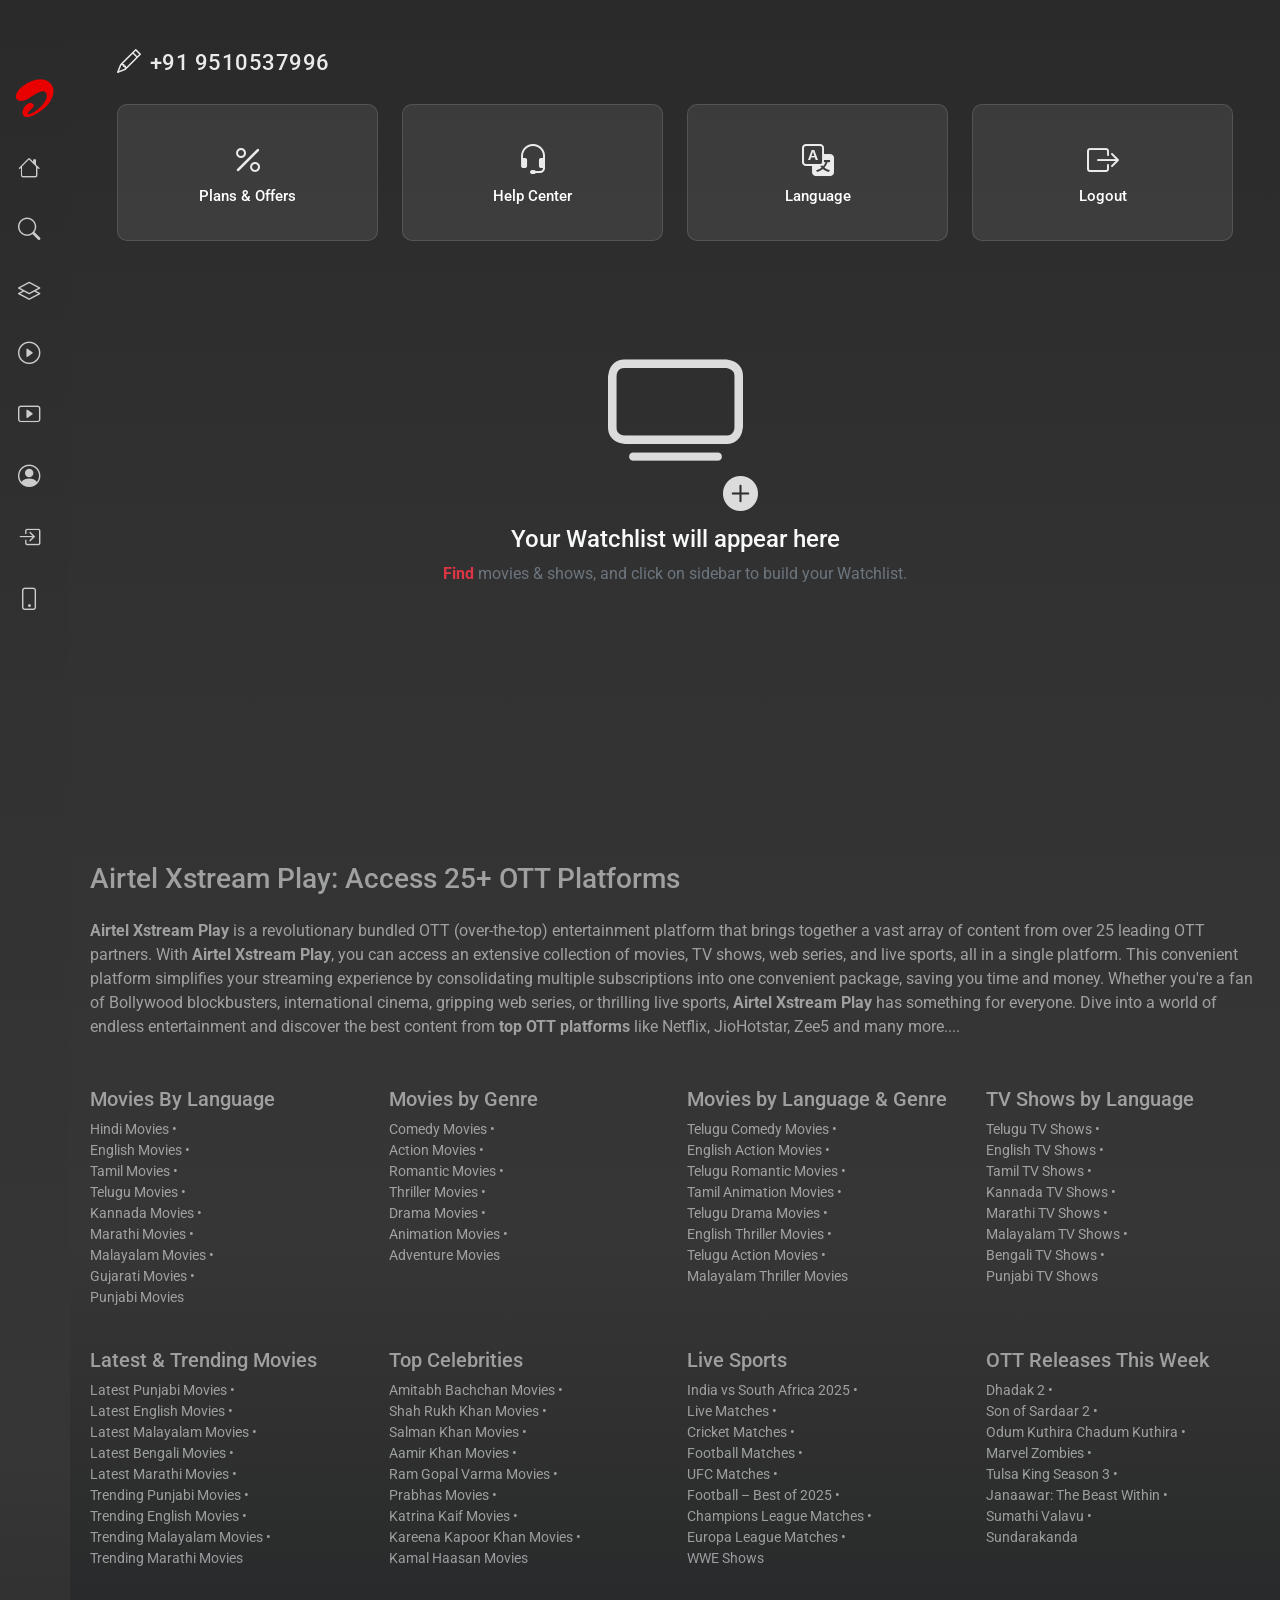
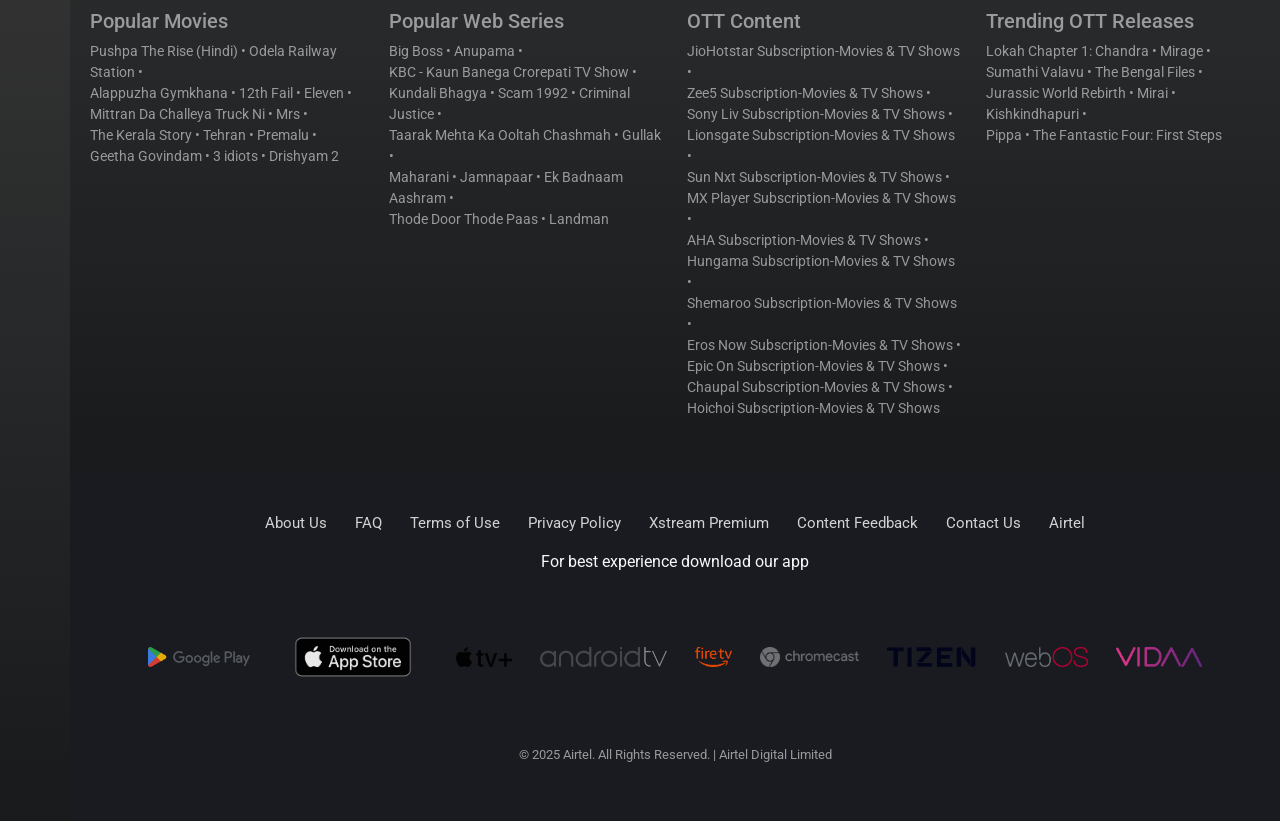
<file: profile.html>
<!DOCTYPE html>
<html lang="en">
<head>
    <meta charset="UTF-8">
    <meta name="viewport" content="width=device-width, initial-scale=1.0">
    <title>AirtelXstream</title>

    <link rel="icon" type="image/x-icon" href="/images/airtel-xstream-play-logo-hd.png">
    <link rel="stylesheet" href="/css/style.css">
    <link href="https://cdn.jsdelivr.net/npm/bootstrap@5.3.8/dist/css/bootstrap.min.css" rel="stylesheet">
    <link rel="stylesheet" href="https://cdn.jsdelivr.net/npm/bootstrap-icons@1.11.1/font/bootstrap-icons.css">
    <link rel="preconnect" href="https://fonts.googleapis.com">
    <link rel="preconnect" href="https://fonts.gstatic.com" crossorigin>
    <link href="https://fonts.googleapis.com/css2?family=Montserrat:ital,wght@0,100..900;1,100..900&family=Roboto:ital,wght@0,100..900;1,100..900&display=swap" rel="stylesheet">
</head>
<body>

<div class="page-bg">
    <div class="sidebar">
            <div class="logo mt-2">
                <img src="./images/xsteamplay.png" class="brand">
            </div>
            <ul class="menu">
                <li><a href="./index.html"><i class="bi bi-house"></i><span>Home</span></a>
                </li>
                <li><a href="./search.html"><i class="bi bi-search"></i><span>Search</span></a>
                </li>
                <li><a href="./otts.html"><i class="bi bi-layers"></i><span>OTTs</span></a>
                </li>
                <li><a href="./free.html"><i class="bi bi-play-circle"></i><span>Free</span></a>
                </li>
                <li><a href="./myplan.html"><i class="bi bi-play-btn"></i><span>My Plans</span></a>
                </li>
                <li><a href="./profile.html"><i class="bi bi-person-circle"></i><span>Profile</span></a>
                </li>
                <li>
                    <a href="#" data-bs-toggle="modal" data-bs-target="#loginModal">
                        <i class="bi bi-box-arrow-in-right"></i><span>Log In</span>
                    </a>
                </li>
                <li><a href="https://play.google.com/store/apps/details?id=tv.accedo.airtel.wynk&_branch_match_id=1522531487299482637&utm_source=Website&utm_campaign=Top_Bottom_CTA&utm_medium=Website&_branch_referrer=H4sIAAAAAAAAA8soKSkottLXzy9IzdNLzCwqSc2pKC4pSk3M1cvM00%2F0DMzzCg%2BwcHdKsq8rSk1LLSrKzEuPTyrKLy9OLbJ1ywSK5VcAAJQeFpZEAAAA" target="_blank"><i class="bi bi-phone"></i><span>Get App</span></a>
                </li>
            </ul>
    </div>
    <div class="sidebar-fade"></div>

    <div class="main-content">

         <!-- LOGIN MODAL -->
        <div class="modal fade" id="loginModal" tabindex="-1" aria-hidden="true">
            <div class="modal-dialog modal-dialog-centered">
                <div class="modal-content" style="background:#101214; color:#fff; border-radius:12px; padding:20px 25px;">
                
                <div class="d-flex justify-content-between align-items-center mb-3">
                    <h4 class="m-0">Xstream Play</h4>
                    <button class="btn-close btn-close-white" data-bs-dismiss="modal"></button>
                </div>

                <h5>Enter your Airtel Number</h5>
                <p style="font-size:14px; color:#b9b9b9;">
                    You can also use your Broadband/DTH registered numbers to login
                </p>

                <form>
                    <div class="d-flex align-items-center gap-2 mb-2" style="border-bottom:1px solid #444; padding-bottom:8px;">
                        <span style="font-size:18px;">+91</span>
                        <input id="mobileInput" type="text" class="form-control bg-transparent text-white" placeholder="Enter mobile number">
                    </div>

                    <span id="mobileError" style="color:red; font-size:14px;"></span>

                    <button id="continueBtn" type="button" class="btn w-100 mt-3" style="background:#ffffff; color:#000; border-radius:8px; padding:10px;">
                        Continue
                    </button>
                </form>

                <p class="mt-3 text-center" style="font-size:12px; color:#b9b9b9;">
                    I agree to the <a href="#" style="color:#fff;">Terms of Uses</a> and 
                    <a href="#" style="color:#fff;">Privacy Policy</a>
                </p>

                </div>
            </div>
        </div>

        <!-- OTP MODAL -->
        <div class="modal fade" id="otpModal" tabindex="-1" aria-hidden="true">
            <div class="modal-dialog modal-dialog-centered">
                <div class="modal-content" style="background:#101214; color:#fff; border-radius:12px; padding:25px;">
                    <div class="d-flex align-items-center mb-3">
                        <h5 class="m-0">Verify your number</h5>
                    </div>

                    <p class="mb-1">Enter OTP sent to <span id="otpMobile" style="font-weight:600;"></span></p>

                    <div class="d-flex justify-content-between gap-2 my-4">
                        <input maxlength="1" class="otp-input form-control text-center bg-transparent text-white">
                        <input maxlength="1" class="otp-input form-control text-center bg-transparent text-white">
                        <input maxlength="1" class="otp-input form-control text-center bg-transparent text-white">
                        <input maxlength="1" class="otp-input form-control text-center bg-transparent text-white">
                    </div>

                    <span id="otpError" style="color:red; font-size:14px;"></span>
                    <p class="text-center mb-4" id="resendTimer" style="color:#b9b9b9;">Resend OTP in (0:30)</p>

                    <button class="btn w-100" style="background:#ffffff; color:#000; border-radius:8px; padding:10px;">
                        VERIFY
                    </button>

                    <p class="mt-3 text-center" style="font-size:12px; color:#b9b9b9;">
                        I agree to the <a href="#" style="color:#fff;">Terms of Uses</a> and
                        <a href="#" style="color:#fff;">Privacy Policy</a>
                    </p>

                </div>
            </div>
        </div>

        <div class="container py-4 profile-page">
            <!-- Phone number + edit -->
            <div class="d-flex align-items-center gap-2 mb-4 phone-bar">
                <i class="bi bi-pencil fs-4"></i>
                <span class="phone-number">+91 9510537996</span>
            </div>

            <!-- Options Cards -->
            <div class="row g-4 mb-1 justify-content-center">

                <div class="col-6 col-md-3">
                    <a href="./myplan.html">
                        <div class="profile-option-card">
                            <i class="bi bi-percent icon"></i>
                            <p class="title">Plans & Offers</p>
                        </div>
                    </a>
                    </div>

                    <div class="col-6 col-md-3">
                        <a href="./help.html">
                            <div class="profile-option-card">
                                <i class="bi bi-headset icon"></i>
                                <p class="title">Help Center</p>
                            </div>
                        </a>
                    </div>

                    <div class="col-6 col-md-3">
                        <a href="./language.html">
                            <div class="profile-option-card">
                                <i class="bi bi-translate icon"></i>
                                <p class="title">Language</p>
                            </div>
                        </a>
                    </div>

                    <div class="col-6 col-md-3">
                        <a href="./index.html">
                            <div class="profile-option-card">
                                <i class="bi bi-box-arrow-right icon"></i>
                                <p class="title">Logout</p>
                            </div>
                        </a>
                    </div>

            </div>

            <!-- Empty Watchlist Block -->
            <div class="watchlist-empty text-center">
                <div class="watchlist-graphic mb-2">
                    <i class="bi bi-tv watchlist-icon"></i>
                    <i class="bi bi-plus-circle-fill watchlist-icon plus-icon"></i>
                </div>
                <h4 class="text-light mb-2">Your Watchlist will appear here</h4>
                <p class="text-secondary fs-6">
                    <span class="text-danger fw-bold">Find</span> movies & shows,  
                    and click on sidebar to build your Watchlist.
                </p>
            </div>

        </div>


        <!-- Upper Footer Section -->
        <div class="upper-footer text-light py-3">


            <h3 class="mb-4">Airtel Xstream Play: Access 25+ OTT Platforms</h3>

            <p class="mb-3">
                <strong>Airtel Xstream Play</strong> is a revolutionary bundled OTT (over-the-top) entertainment platform that brings together a vast array of 
                content from over 25 leading OTT partners. With <strong>Airtel Xstream Play</strong>, you can access an extensive collection of 
                movies, TV shows, web series, and live sports, all in a single platform. This convenient platform simplifies your streaming 
                experience by consolidating multiple subscriptions into one convenient package, saving you time and money. Whether you're a fan 
                of Bollywood blockbusters, international cinema, gripping web series, or thrilling live sports, <strong>Airtel Xstream Play</strong> 
                has something for everyone. Dive into a world of endless entertainment and discover the best content from 
                <strong class="text-light">top OTT platforms</strong> like Netflix, JioHotstar, Zee5 and many more....
            </p>

            <div class="row mt-4 g-4">

                <!-- Movies By Language -->
                <div class="col-md-3">
                    <h5 class="upper-footer-textheader">Movies By Language</h5>
                    <ul class="list-unstyled small">
                        <li>Hindi Movies •</li>
                        <li>English Movies •</li>
                        <li>Tamil Movies •</li>
                        <li>Telugu Movies •</li>
                        <li>Kannada Movies •</li>
                        <li>Marathi Movies •</li>
                        <li>Malayalam Movies •</li>
                        <li>Gujarati Movies •</li>
                        <li>Punjabi Movies</li>
                    </ul>
                </div>

                <!-- Movies by Genre -->
                <div class="col-md-3">
                    <h5>Movies by Genre</h5>
                    <ul class="list-unstyled small">
                        <li>Comedy Movies •</li>
                        <li>Action Movies •</li>
                        <li>Romantic Movies •</li>
                        <li>Thriller Movies •</li>
                        <li>Drama Movies •</li>
                        <li>Animation Movies •</li>
                        <li>Adventure Movies</li>
                    </ul>
                </div>

                <!-- Movies by Language & Genre -->
                <div class="col-md-3">
                    <h5>Movies by Language & Genre</h5>
                    <ul class="list-unstyled small">
                        <li>Telugu Comedy Movies •</li>
                        <li>English Action Movies •</li>
                        <li>Telugu Romantic Movies •</li>
                        <li>Tamil Animation Movies •</li>
                        <li>Telugu Drama Movies •</li>
                        <li>English Thriller Movies •</li>
                        <li>Telugu Action Movies •</li>
                        <li>Malayalam Thriller Movies</li>
                    </ul>
                </div>

                <!-- TV Shows by Language -->
                <div class="col-md-3">
                    <h5>TV Shows by Language</h5>
                    <ul class="list-unstyled small">
                        <li>Telugu TV Shows •</li>
                        <li>English TV Shows •</li>
                        <li>Tamil TV Shows •</li>
                        <li>Kannada TV Shows •</li>
                        <li>Marathi TV Shows •</li>
                        <li>Malayalam TV Shows •</li>
                        <li>Bengali TV Shows •</li>
                        <li>Punjabi TV Shows</li>
                    </ul>
                </div>

                <!-- Latest & Trending Movies -->
                <div class="col-md-3">
                    <h5>Latest & Trending Movies</h5>
                    <ul class="list-unstyled small">
                        <li>Latest Punjabi Movies •</li>
                        <li>Latest English Movies •</li>
                        <li>Latest Malayalam Movies •</li>
                        <li>Latest Bengali Movies •</li>
                        <li>Latest Marathi Movies •</li>
                        <li>Trending Punjabi Movies •</li>
                        <li>Trending English Movies •</li>
                        <li>Trending Malayalam Movies •</li>
                        <li>Trending Marathi Movies</li>
                    </ul>
                </div>

                <!-- Top Celebrities -->
                <div class="col-md-3">
                    <h5>Top Celebrities</h5>
                    <ul class="list-unstyled small">
                        <li>Amitabh Bachchan Movies •</li>
                        <li>Shah Rukh Khan Movies •</li>
                        <li>Salman Khan Movies •</li>
                        <li>Aamir Khan Movies •</li>
                        <li>Ram Gopal Varma Movies •</li>
                        <li>Prabhas Movies •</li>
                        <li>Katrina Kaif Movies •</li>
                        <li>Kareena Kapoor Khan Movies •</li>
                        <li>Kamal Haasan Movies</li>
                    </ul>
                </div>

                <!-- Live Sports -->
                <div class="col-md-3">
                    <h5>Live Sports</h5>
                    <ul class="list-unstyled small">
                        <li>India vs South Africa 2025 •</li>
                        <li>Live Matches •</li>
                        <li>Cricket Matches •</li>
                        <li>Football Matches •</li>
                        <li>UFC Matches •</li>
                        <li>Football – Best of 2025 •</li>
                        <li>Champions League Matches •</li>
                        <li>Europa League Matches •</li>
                        <li>WWE Shows</li>
                    </ul>
                </div>

                <!-- OTT Releases This Week -->
                <div class="col-md-3">
                    <h5>OTT Releases This Week</h5>
                    <ul class="list-unstyled small">
                        <li>Dhadak 2 •</li>
                        <li>Son of Sardaar 2 •</li>
                        <li>Odum Kuthira Chadum Kuthira •</li>
                        <li>Marvel Zombies •</li>
                        <li>Tulsa King Season 3 •</li>
                        <li>Janaawar: The Beast Within •</li>
                        <li>Sumathi Valavu •</li>
                        <li>Sundarakanda</li>
                    </ul>
                </div>

                <div class="col-md-3">
                <h5>Popular Movies</h5>
                    <ul class="list-unstyled small">
                        <li>Pushpa The Rise (Hindi) • Odela Railway Station •</li>
                        <li>Alappuzha Gymkhana • 12th Fail • Eleven •</li>
                        <li>Mittran Da Challeya Truck Ni • Mrs •</li>
                        <li>The Kerala Story • Tehran • Premalu •</li>
                        <li>Geetha Govindam • 3 idiots • Drishyam 2</li>
                    </ul>
                </div>

            <!-- Popular Web Series -->
            <div class="col-md-3">
                <h5>Popular Web Series</h5>
                <ul class="list-unstyled small">
                    <li>Big Boss • Anupama •</li>
                    <li>KBC - Kaun Banega Crorepati TV Show •</li>
                    <li>Kundali Bhagya • Scam 1992 • Criminal Justice •</li>
                    <li>Taarak Mehta Ka Ooltah Chashmah • Gullak •</li>
                    <li>Maharani • Jamnapaar • Ek Badnaam Aashram •</li>
                    <li>Thode Door Thode Paas • Landman</li>
                </ul>
            </div>

            <!-- OTT Content -->
            <div class="col-md-3">
                <h5>OTT Content</h5>
                <ul class="list-unstyled small">
                    <li>JioHotstar Subscription-Movies & TV Shows •</li>
                    <li>Zee5 Subscription-Movies & TV Shows •</li>
                    <li>Sony Liv Subscription-Movies & TV Shows •</li>
                    <li>Lionsgate Subscription-Movies & TV Shows •</li>
                    <li>Sun Nxt Subscription-Movies & TV Shows •</li>
                    <li>MX Player Subscription-Movies & TV Shows •</li>
                    <li>AHA Subscription-Movies & TV Shows •</li>
                    <li>Hungama Subscription-Movies & TV Shows •</li>
                    <li>Shemaroo Subscription-Movies & TV Shows •</li>
                    <li>Eros Now Subscription-Movies & TV Shows •</li>
                    <li>Epic On Subscription-Movies & TV Shows •</li>
                    <li>Chaupal Subscription-Movies & TV Shows •</li>
                    <li>Hoichoi Subscription-Movies & TV Shows</li>
                </ul>
            </div>

            <!-- Trending OTT Releases -->
            <div class="col-md-3">
                <h5>Trending OTT Releases</h5>
                <ul class="list-unstyled small">
                    <li>Lokah Chapter 1: Chandra • Mirage •</li>
                    <li>Sumathi Valavu • The Bengal Files •</li>
                    <li>Jurassic World Rebirth • Mirai • Kishkindhapuri •</li>
                    <li>Pippa • The Fantastic Four: First Steps</li>
                </ul>
            </div>

            </div>
        </div>
        <!-- Upper Footer Section -->
    </div>

    <footer class="footer">
        <div class="footer-links">
            <a href="#">About Us</a>
            <a href="#">FAQ</a>
            <a href="#">Terms of Use</a>
            <a href="#">Privacy Policy</a>
            <a href="#">Xstream Premium</a>
            <a href="#">Content Feedback</a>
            <a href="#">Contact Us</a>
            <a href="#">Airtel</a>
        </div>

        <p class="footer-text text-light">For best experience download our app</p>

        <div class="footer-apps">
            <img src="/images/index/Google_Play_2022_logo.svg.png" alt="googleplay">
            <img src="/images/index/App_Store_(iOS)-Badge-Logo.wine.png" style="width: 150px; height: 100px;" alt="appstore">
            <img src="/images/index/apple-tv-plus-seeklogo.png" alt="appletv">
            <img src="/images/index/android-tv-seeklogo.png" alt="androidtv">
            <img src="/images/index/amazon-fire-tv-seeklogo.png" alt="firetv">
            <img src="/images/index/chromecast-seeklogo.png" alt="chromecast">
            <img src="/images/index/tizen-seeklogo.png" alt="tizen">
            <img src="/images/index/webos-seeklogo.png" alt="webos">
            <img src="/images/index/vidaa-tv-os-seeklogo.png" alt="vidaa">
        </div>
        <p class="copyright">© 2025 Airtel. All Rights Reserved. | Airtel Digital Limited</p>
    </footer>
</div>
<script src="https://cdn.jsdelivr.net/npm/bootstrap@5.3.8/dist/js/bootstrap.bundle.min.js"></script>
<script src="./js/script.js"></script>

</body>
</html>
</file>
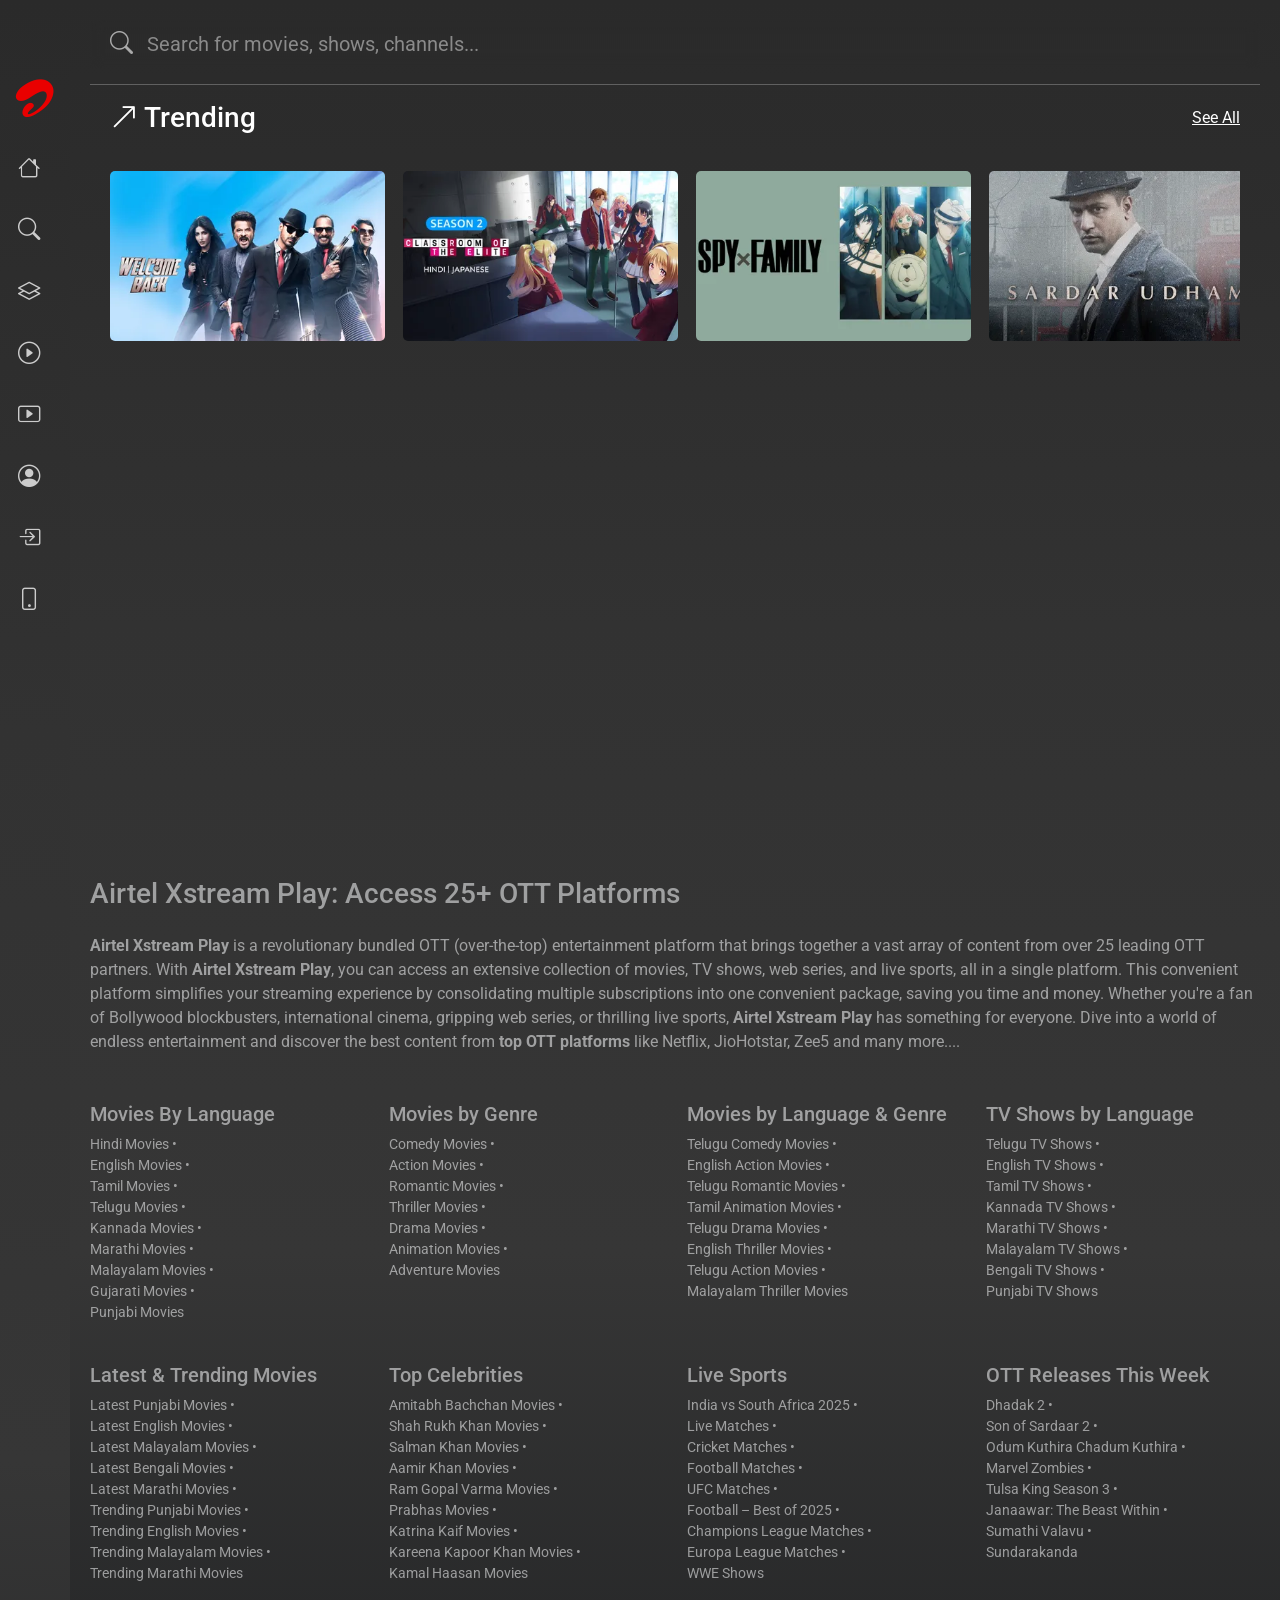
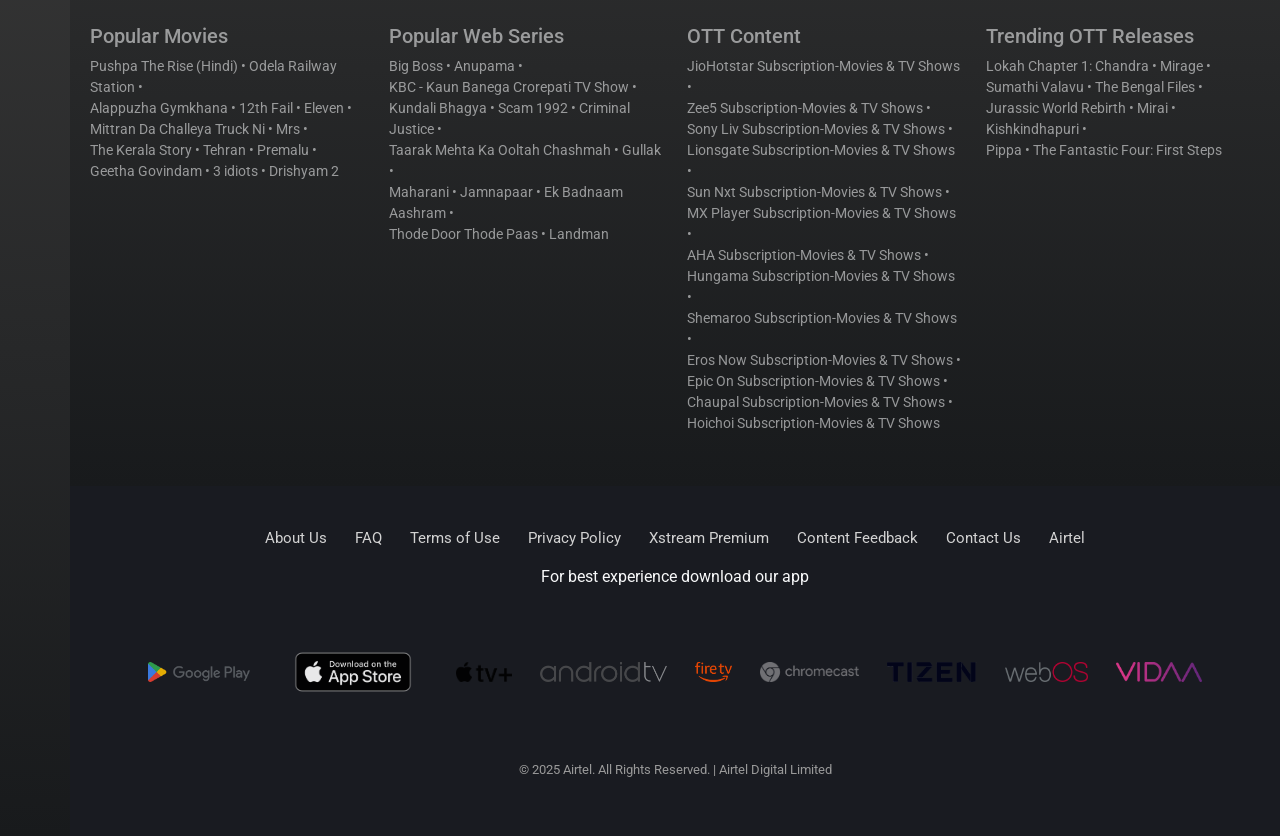
<file: search.html>
<!DOCTYPE html>
<html lang="en">
<head>
    <meta charset="UTF-8">
    <meta name="viewport" content="width=device-width, initial-scale=1.0">
    <title>AirtelXstream</title>

    <link rel="icon" type="image/x-icon" href="/images/airtel-xstream-play-logo-hd.png">
    <link rel="stylesheet" href="/css/style.css">
    <link href="https://cdn.jsdelivr.net/npm/bootstrap@5.3.8/dist/css/bootstrap.min.css" rel="stylesheet">
    <link rel="stylesheet" href="https://cdn.jsdelivr.net/npm/bootstrap-icons@1.11.1/font/bootstrap-icons.css">
    <link rel="preconnect" href="https://fonts.googleapis.com">
    <link rel="preconnect" href="https://fonts.gstatic.com" crossorigin>
    <link href="https://fonts.googleapis.com/css2?family=Montserrat:ital,wght@0,100..900;1,100..900&family=Roboto:ital,wght@0,100..900;1,100..900&display=swap" rel="stylesheet">
</head>
<body>
<div class="page-bg">

    <div class="sidebar">
            <div class="logo mt-2">
                <img src="./images/xsteamplay.png" class="brand">
            </div>
            <ul class="menu">
                <li><a href="./index.html"><i class="bi bi-house"></i><span>Home</span></a>
                </li>
                <li><a href="./search.html"><i class="bi bi-search"></i><span>Search</span></a>
                </li>
                <li><a href="./otts.html"><i class="bi bi-layers"></i><span>OTTs</span></a>
                </li>
                <li><a href="./free.html"><i class="bi bi-play-circle"></i><span>Free</span></a>
                </li>
                <li><a href="./myplan.html"><i class="bi bi-play-btn"></i><span>My Plans</span></a>
                </li>
                <li><a href="./profile.html"><i class="bi bi-person-circle"></i><span>Profile</span></a>
                </li>
                <li>
                    <a href="#" data-bs-toggle="modal" data-bs-target="#loginModal">
                        <i class="bi bi-box-arrow-in-right"></i><span>Log In</span>
                    </a>
                </li>
                <li><a href="https://play.google.com/store/apps/details?id=tv.accedo.airtel.wynk&_branch_match_id=1522531487299482637&utm_source=Website&utm_campaign=Top_Bottom_CTA&utm_medium=Website&_branch_referrer=H4sIAAAAAAAAA8soKSkottLXzy9IzdNLzCwqSc2pKC4pSk3M1cvM00%2F0DMzzCg%2BwcHdKsq8rSk1LLSrKzEuPTyrKLy9OLbJ1ywSK5VcAAJQeFpZEAAAA" target="_blank"><i class="bi bi-phone"></i><span>Get App</span></a>
                </li>
            </ul>
    </div>
    <div class="sidebar-fade"></div>


    <div class="main-content">

         <!-- LOGIN MODAL -->
        <div class="modal fade" id="loginModal" tabindex="-1" aria-hidden="true">
            <div class="modal-dialog modal-dialog-centered">
                <div class="modal-content" style="background:#101214; color:#fff; border-radius:12px; padding:20px 25px;">
                
                <div class="d-flex justify-content-between align-items-center mb-3">
                    <h4 class="m-0">Xstream Play</h4>
                    <button class="btn-close btn-close-white" data-bs-dismiss="modal"></button>
                </div>

                <h5>Enter your Airtel Number</h5>
                <p style="font-size:14px; color:#b9b9b9;">
                    You can also use your Broadband/DTH registered numbers to login
                </p>

                <form>
                    <div class="d-flex align-items-center gap-2 mb-2" style="border-bottom:1px solid #444; padding-bottom:8px;">
                        <span style="font-size:18px;">+91</span>
                        <input id="mobileInput" type="text" class="form-control bg-transparent text-white" placeholder="Enter mobile number">
                    </div>

                    <span id="mobileError" style="color:red; font-size:14px;"></span>

                    <button id="continueBtn" type="button" class="btn w-100 mt-3" style="background:#ffffff; color:#000; border-radius:8px; padding:10px;">
                        Continue
                    </button>
                </form>

                <p class="mt-3 text-center" style="font-size:12px; color:#b9b9b9;">
                    I agree to the <a href="#" style="color:#fff;">Terms of Uses</a> and 
                    <a href="#" style="color:#fff;">Privacy Policy</a>
                </p>

                </div>
            </div>
        </div>

        <!-- OTP MODAL -->
        <div class="modal fade" id="otpModal" tabindex="-1" aria-hidden="true">
            <div class="modal-dialog modal-dialog-centered">
                <div class="modal-content" style="background:#101214; color:#fff; border-radius:12px; padding:25px;">
                    <div class="d-flex align-items-center mb-3">
                        <h5 class="m-0">Verify your number</h5>
                    </div>

                    <p class="mb-1">Enter OTP sent to <span id="otpMobile" style="font-weight:600;"></span></p>

                    <div class="d-flex justify-content-between gap-2 my-4">
                        <input maxlength="1" class="otp-input form-control text-center bg-transparent text-white">
                        <input maxlength="1" class="otp-input form-control text-center bg-transparent text-white">
                        <input maxlength="1" class="otp-input form-control text-center bg-transparent text-white">
                        <input maxlength="1" class="otp-input form-control text-center bg-transparent text-white">
                    </div>

                    <span id="otpError" style="color:red; font-size:14px;"></span>
                    <p class="text-center mb-4" id="resendTimer" style="color:#b9b9b9;">Resend OTP in (0:30)</p>

                    <button class="btn w-100" style="background:#ffffff; color:#000; border-radius:8px; padding:10px;">
                        VERIFY
                    </button>

                    <p class="mt-3 text-center" style="font-size:12px; color:#b9b9b9;">
                        I agree to the <a href="#" style="color:#fff;">Terms of Uses</a> and
                        <a href="#" style="color:#fff;">Privacy Policy</a>
                    </p>

                </div>
            </div>
        </div>

        <div class="search-container">
            <i class="search-icon bi bi-search"></i>
            <input type="text" placeholder="Search for movies, shows, channels..." />
        </div>
        <hr>

        <div class="live-section mt-3">
            <div class="d-flex justify-content-between align-items-center mb-3">
                <h3 class="text-white m-0"><i class="bi bi-arrow-up-right"></i>  Trending</h3>
                <a href="seeall.html" class="text-white">See All</a>
            </div>

            <div class="live-scroll-container">
                <button class="scroll-btn left-btn">❮</button>

                    <div class="live-scroller">
                        <div class="live-scroll-inner">

                            <a href="./singlepage.html">
                                <div class="live-card-wrapper">
                                    <div class="live-card">
                                        <img src="/images/search/trending1.webp" alt="News">
                                        <div class="live-overlay">
                                            <h5 class="live-title">Welcome Back</h5>

                                            <div class="live-badges">
                                                <span class="badge live">Trending</span>
                                                <span class="badge type">Movie Type</span>
                                            </div>
                                        </div>
                                    </div>
                                </div>
                            </a>

                            <a href="./singlepage.html">
                                <div class="live-card-wrapper">
                                    <div class="live-card">
                                        <img src="/images/search/trending8.webp" alt="News">

                                        <div class="live-overlay">
                                            <h5 class="live-title">Classroom of the Elite</h5>

                                            <div class="live-badges">
                                                <span class="badge live">Trending</span>
                                                <span class="badge type">Movie Type</span>
                                            </div>
                                        </div>
                                    </div>
                                </div>
                            </a>
                            <a href="./singlepage.html">
                                <div class="live-card-wrapper">
                                    <div class="live-card">
                                        <img src="/images/search/trending7.webp" alt="News">
                                        <div class="live-overlay">
                                            <h5 class="live-title">SPY x Family</h5>

                                            <div class="live-badges">
                                                <span class="badge live">Trending</span>
                                                <span class="badge type">Movie Type</span>
                                            </div>
                                        </div>
                                    </div>
                                </div>
                            </a>
                            <a href="./singlepage.html">
                                <div class="live-card-wrapper">
                                    <div class="live-card">
                                        <img src="/images/search/trending3.webp" alt="News">
                                        <div class="live-overlay">
                                            <h5 class="live-title">Sardar Udham</h5>

                                            <div class="live-badges">
                                                <span class="badge live">Trending</span>
                                                <span class="badge type">Movie Type</span>
                                            </div>
                                        </div>
                                    </div>
                                </div>
                            </a>

                            <a href="./singlepage.html">
                                <div class="live-card-wrapper">
                                    <div class="live-card">
                                        <img src="/images/search/trending6.webp" alt="News">
                                        <div class="live-overlay">
                                            <h5 class="live-title">Scam 1992</h5>

                                            <div class="live-badges">
                                                <span class="badge live">Trending</span>
                                                <span class="badge type">Movie Type</span>
                                            </div>
                                        </div>
                                    </div>
                                </div>
                            </a>
                            <a href="./singlepage.html">
                                <div class="live-card-wrapper">
                                    <div class="live-card">
                                        <img src="/images/search/trending5.webp" alt="News">
                                        <div class="live-overlay">
                                            <h5 class="live-title">Katti Batti</h5>

                                            <div class="live-badges">
                                                <span class="badge live">Trending</span>
                                                <span class="badge type">Movie Type</span>
                                            </div>
                                        </div>
                                    </div>
                                </div>
                            </a>
                            <a href="./singlepage.html">
                                <div class="live-card-wrapper">
                                    <div class="live-card">
                                        <img src="/images/search/trending2.webp" alt="News">
                                        <div class="live-overlay">
                                            <h5 class="live-title">Thanal</h5>

                                            <div class="live-badges">
                                                <span class="badge live">Trending</span>
                                                <span class="badge type">Movie Type</span>
                                            </div>
                                        </div>
                                    </div>
                                </div>
                            </a>
                            <a href="./singlepage.html">
                                <div class="live-card-wrapper">
                                    <div class="live-card">
                                        <img src="/images/search/trending4.webp" alt="News">
                                        <div class="live-overlay">
                                            <h5 class="live-title">Puncture</h5>

                                            <div class="live-badges">
                                                <span class="badge live">Trending</span>
                                                <span class="badge type">Movie Type</span>
                                            </div>
                                        </div>
                                    </div>
                                </div>
                            </a>
                        </div>
                    </div>

                <button class="scroll-btn right-btn">❯</button>
            </div>
        </div>

        <div class="tempmargin" style="margin-top: 500px;"></div>
        <div class="upper-footer text-light py-3">
        <!-- Upper Footer Section -->


            <h3 class="mb-4">Airtel Xstream Play: Access 25+ OTT Platforms</h3>

            <p class="mb-3">
                <strong>Airtel Xstream Play</strong> is a revolutionary bundled OTT (over-the-top) entertainment platform that brings together a vast array of 
                content from over 25 leading OTT partners. With <strong>Airtel Xstream Play</strong>, you can access an extensive collection of 
                movies, TV shows, web series, and live sports, all in a single platform. This convenient platform simplifies your streaming 
                experience by consolidating multiple subscriptions into one convenient package, saving you time and money. Whether you're a fan 
                of Bollywood blockbusters, international cinema, gripping web series, or thrilling live sports, <strong>Airtel Xstream Play</strong> 
                has something for everyone. Dive into a world of endless entertainment and discover the best content from 
                <strong class="text-light">top OTT platforms</strong> like Netflix, JioHotstar, Zee5 and many more....
            </p>

            <div class="row mt-4 g-4">

                <!-- Movies By Language -->
                <div class="col-md-3">
                    <h5 class="upper-footer-textheader">Movies By Language</h5>
                    <ul class="list-unstyled small">
                        <li>Hindi Movies •</li>
                        <li>English Movies •</li>
                        <li>Tamil Movies •</li>
                        <li>Telugu Movies •</li>
                        <li>Kannada Movies •</li>
                        <li>Marathi Movies •</li>
                        <li>Malayalam Movies •</li>
                        <li>Gujarati Movies •</li>
                        <li>Punjabi Movies</li>
                    </ul>
                </div>

                <!-- Movies by Genre -->
                <div class="col-md-3">
                    <h5>Movies by Genre</h5>
                    <ul class="list-unstyled small">
                        <li>Comedy Movies •</li>
                        <li>Action Movies •</li>
                        <li>Romantic Movies •</li>
                        <li>Thriller Movies •</li>
                        <li>Drama Movies •</li>
                        <li>Animation Movies •</li>
                        <li>Adventure Movies</li>
                    </ul>
                </div>

                <!-- Movies by Language & Genre -->
                <div class="col-md-3">
                    <h5>Movies by Language & Genre</h5>
                    <ul class="list-unstyled small">
                        <li>Telugu Comedy Movies •</li>
                        <li>English Action Movies •</li>
                        <li>Telugu Romantic Movies •</li>
                        <li>Tamil Animation Movies •</li>
                        <li>Telugu Drama Movies •</li>
                        <li>English Thriller Movies •</li>
                        <li>Telugu Action Movies •</li>
                        <li>Malayalam Thriller Movies</li>
                    </ul>
                </div>

                <!-- TV Shows by Language -->
                <div class="col-md-3">
                    <h5>TV Shows by Language</h5>
                    <ul class="list-unstyled small">
                        <li>Telugu TV Shows •</li>
                        <li>English TV Shows •</li>
                        <li>Tamil TV Shows •</li>
                        <li>Kannada TV Shows •</li>
                        <li>Marathi TV Shows •</li>
                        <li>Malayalam TV Shows •</li>
                        <li>Bengali TV Shows •</li>
                        <li>Punjabi TV Shows</li>
                    </ul>
                </div>

                <!-- Latest & Trending Movies -->
                <div class="col-md-3">
                    <h5>Latest & Trending Movies</h5>
                    <ul class="list-unstyled small">
                        <li>Latest Punjabi Movies •</li>
                        <li>Latest English Movies •</li>
                        <li>Latest Malayalam Movies •</li>
                        <li>Latest Bengali Movies •</li>
                        <li>Latest Marathi Movies •</li>
                        <li>Trending Punjabi Movies •</li>
                        <li>Trending English Movies •</li>
                        <li>Trending Malayalam Movies •</li>
                        <li>Trending Marathi Movies</li>
                    </ul>
                </div>

                <!-- Top Celebrities -->
                <div class="col-md-3">
                    <h5>Top Celebrities</h5>
                    <ul class="list-unstyled small">
                        <li>Amitabh Bachchan Movies •</li>
                        <li>Shah Rukh Khan Movies •</li>
                        <li>Salman Khan Movies •</li>
                        <li>Aamir Khan Movies •</li>
                        <li>Ram Gopal Varma Movies •</li>
                        <li>Prabhas Movies •</li>
                        <li>Katrina Kaif Movies •</li>
                        <li>Kareena Kapoor Khan Movies •</li>
                        <li>Kamal Haasan Movies</li>
                    </ul>
                </div>

                <!-- Live Sports -->
                <div class="col-md-3">
                    <h5>Live Sports</h5>
                    <ul class="list-unstyled small">
                        <li>India vs South Africa 2025 •</li>
                        <li>Live Matches •</li>
                        <li>Cricket Matches •</li>
                        <li>Football Matches •</li>
                        <li>UFC Matches •</li>
                        <li>Football – Best of 2025 •</li>
                        <li>Champions League Matches •</li>
                        <li>Europa League Matches •</li>
                        <li>WWE Shows</li>
                    </ul>
                </div>

                <!-- OTT Releases This Week -->
                <div class="col-md-3">
                    <h5>OTT Releases This Week</h5>
                    <ul class="list-unstyled small">
                        <li>Dhadak 2 •</li>
                        <li>Son of Sardaar 2 •</li>
                        <li>Odum Kuthira Chadum Kuthira •</li>
                        <li>Marvel Zombies •</li>
                        <li>Tulsa King Season 3 •</li>
                        <li>Janaawar: The Beast Within •</li>
                        <li>Sumathi Valavu •</li>
                        <li>Sundarakanda</li>
                    </ul>
                </div>

                <div class="col-md-3">
                <h5>Popular Movies</h5>
                    <ul class="list-unstyled small">
                        <li>Pushpa The Rise (Hindi) • Odela Railway Station •</li>
                        <li>Alappuzha Gymkhana • 12th Fail • Eleven •</li>
                        <li>Mittran Da Challeya Truck Ni • Mrs •</li>
                        <li>The Kerala Story • Tehran • Premalu •</li>
                        <li>Geetha Govindam • 3 idiots • Drishyam 2</li>
                    </ul>
                </div>

            <!-- Popular Web Series -->
            <div class="col-md-3">
                <h5>Popular Web Series</h5>
                <ul class="list-unstyled small">
                    <li>Big Boss • Anupama •</li>
                    <li>KBC - Kaun Banega Crorepati TV Show •</li>
                    <li>Kundali Bhagya • Scam 1992 • Criminal Justice •</li>
                    <li>Taarak Mehta Ka Ooltah Chashmah • Gullak •</li>
                    <li>Maharani • Jamnapaar • Ek Badnaam Aashram •</li>
                    <li>Thode Door Thode Paas • Landman</li>
                </ul>
            </div>

            <!-- OTT Content -->
            <div class="col-md-3">
                <h5>OTT Content</h5>
                <ul class="list-unstyled small">
                    <li>JioHotstar Subscription-Movies & TV Shows •</li>
                    <li>Zee5 Subscription-Movies & TV Shows •</li>
                    <li>Sony Liv Subscription-Movies & TV Shows •</li>
                    <li>Lionsgate Subscription-Movies & TV Shows •</li>
                    <li>Sun Nxt Subscription-Movies & TV Shows •</li>
                    <li>MX Player Subscription-Movies & TV Shows •</li>
                    <li>AHA Subscription-Movies & TV Shows •</li>
                    <li>Hungama Subscription-Movies & TV Shows •</li>
                    <li>Shemaroo Subscription-Movies & TV Shows •</li>
                    <li>Eros Now Subscription-Movies & TV Shows •</li>
                    <li>Epic On Subscription-Movies & TV Shows •</li>
                    <li>Chaupal Subscription-Movies & TV Shows •</li>
                    <li>Hoichoi Subscription-Movies & TV Shows</li>
                </ul>
            </div>

            <!-- Trending OTT Releases -->
            <div class="col-md-3">
                <h5>Trending OTT Releases</h5>
                <ul class="list-unstyled small">
                    <li>Lokah Chapter 1: Chandra • Mirage •</li>
                    <li>Sumathi Valavu • The Bengal Files •</li>
                    <li>Jurassic World Rebirth • Mirai • Kishkindhapuri •</li>
                    <li>Pippa • The Fantastic Four: First Steps</li>
                </ul>
            </div>

            </div>
        </div>
        <!-- Upper Footer Section -->
    </div>

    <footer class="footer">

    <div class="footer-links">
        <a href="#">About Us</a>
        <a href="#">FAQ</a>
        <a href="#">Terms of Use</a>
        <a href="#">Privacy Policy</a>
        <a href="#">Xstream Premium</a>
        <a href="#">Content Feedback</a>
        <a href="#">Contact Us</a>
        <a href="#">Airtel</a>
    </div>

    <p class="footer-text text-light">For best experience download our app</p>

    <div class="footer-apps">
        <img src="/images/index/Google_Play_2022_logo.svg.png" alt="googleplay">
        <img src="/images/index/App_Store_(iOS)-Badge-Logo.wine.png" style="width: 150px; height: 100px;" alt="appstore">
        <img src="/images/index/apple-tv-plus-seeklogo.png" alt="appletv">
        <img src="/images/index/android-tv-seeklogo.png" alt="androidtv">
        <img src="/images/index/amazon-fire-tv-seeklogo.png" alt="firetv">
        <img src="/images/index/chromecast-seeklogo.png" alt="chromecast">
        <img src="/images/index/tizen-seeklogo.png" alt="tizen">
        <img src="/images/index/webos-seeklogo.png" alt="webos">
        <img src="/images/index/vidaa-tv-os-seeklogo.png" alt="vidaa">
    </div>

    <p class="copyright">© 2025 Airtel. All Rights Reserved. | Airtel Digital Limited</p>

    </footer>
</div>
<script src="https://cdn.jsdelivr.net/npm/bootstrap@5.3.8/dist/js/bootstrap.bundle.min.js"></script>
<script>
    document.querySelector(".left-btn").addEventListener("click", function () {
        document.querySelector(".live-scroller").scrollBy({
            left: -300,
            behavior: "smooth"
        });
    });

    document.querySelector(".right-btn").addEventListener("click", function () {
        document.querySelector(".live-scroller").scrollBy({
            left: 300,
            behavior: "smooth"
        });
    });
</script>
</body>
</html>
</file>
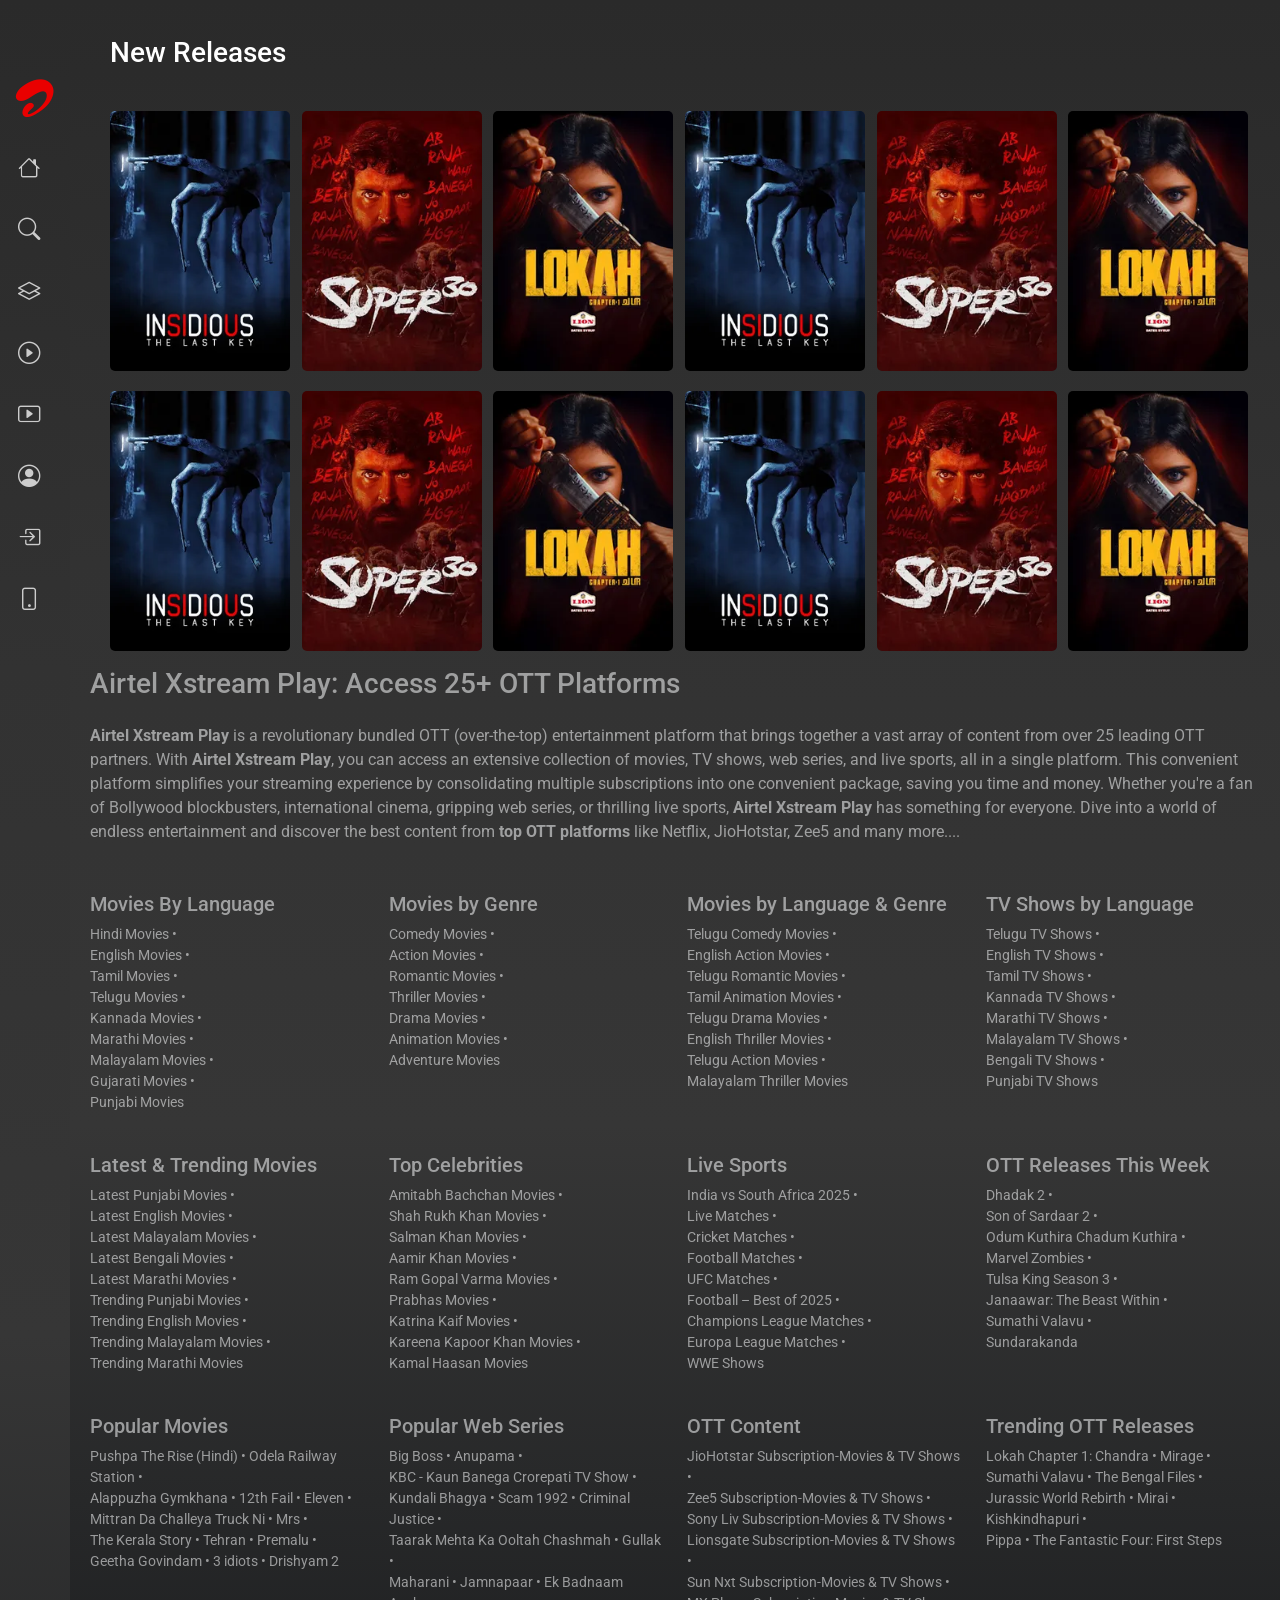
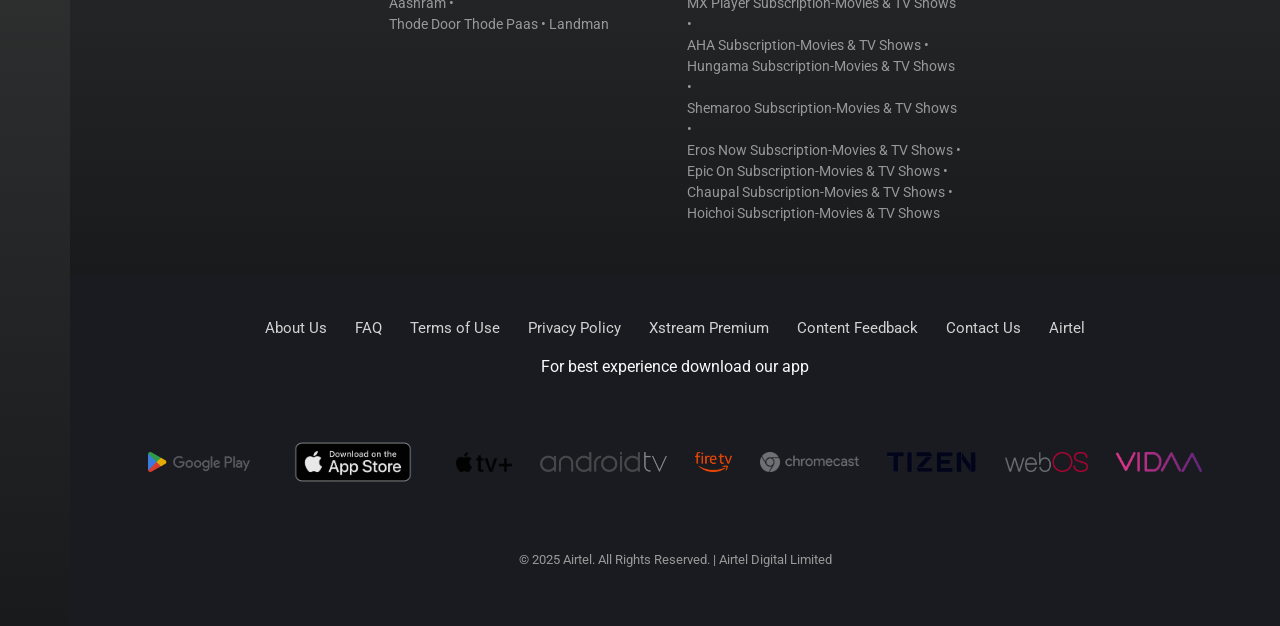
<file: seeall.html>
<!DOCTYPE html>
<html lang="en">
<head>
    <meta charset="UTF-8">
    <meta name="viewport" content="width=device-width, initial-scale=1.0">
    <title>AirtelXstream</title>

    <link rel="icon" type="image/x-icon" href="/images/airtel-xstream-play-logo-hd.png">
    <link rel="stylesheet" href="/css/style.css">
    <link href="https://cdn.jsdelivr.net/npm/bootstrap@5.3.8/dist/css/bootstrap.min.css" rel="stylesheet">
    <link rel="stylesheet" href="https://cdn.jsdelivr.net/npm/bootstrap-icons@1.11.1/font/bootstrap-icons.css">
    <link rel="preconnect" href="https://fonts.googleapis.com">
    <link rel="preconnect" href="https://fonts.gstatic.com" crossorigin>
    <link href="https://fonts.googleapis.com/css2?family=Montserrat:ital,wght@0,100..900;1,100..900&family=Roboto:ital,wght@0,100..900;1,100..900&display=swap" rel="stylesheet">
</head>
<body class="seeall-page">
<div class="page-bg">

   <div class="sidebar">
            <div class="logo mt-2">
                <img src="./images/xsteamplay.png" class="brand">
            </div>
            <ul class="menu">
                <li><a href="./index.html"><i class="bi bi-house"></i><span>Home</span></a>
                </li>
                <li><a href="./search.html"><i class="bi bi-search"></i><span>Search</span></a>
                </li>
                <li><a href="./otts.html"><i class="bi bi-layers"></i><span>OTTs</span></a>
                </li>
                <li><a href="./free.html"><i class="bi bi-play-circle"></i><span>Free</span></a>
                </li>
                <li><a href="./myplan.html"><i class="bi bi-play-btn"></i><span>My Plans</span></a>
                </li>
                <li><a href="./profile.html"><i class="bi bi-person-circle"></i><span>Profile</span></a>
                </li>
                <li>
                    <a href="#" data-bs-toggle="modal" data-bs-target="#loginModal">
                        <i class="bi bi-box-arrow-in-right"></i><span>Log In</span>
                    </a>
                </li>
                <li><a href="https://play.google.com/store/apps/details?id=tv.accedo.airtel.wynk&_branch_match_id=1522531487299482637&utm_source=Website&utm_campaign=Top_Bottom_CTA&utm_medium=Website&_branch_referrer=H4sIAAAAAAAAA8soKSkottLXzy9IzdNLzCwqSc2pKC4pSk3M1cvM00%2F0DMzzCg%2BwcHdKsq8rSk1LLSrKzEuPTyrKLy9OLbJ1ywSK5VcAAJQeFpZEAAAA" target="_blank"><i class="bi bi-phone"></i><span>Get App</span></a>
                </li>
            </ul>
    </div>
    <div class="sidebar-fade"></div>

    <div class="main-content">

         <!-- LOGIN MODAL -->
        <div class="modal fade" id="loginModal" tabindex="-1" aria-hidden="true">
            <div class="modal-dialog modal-dialog-centered">
                <div class="modal-content" style="background:#101214; color:#fff; border-radius:12px; padding:20px 25px;">
                
                <div class="d-flex justify-content-between align-items-center mb-3">
                    <h4 class="m-0">Xstream Play</h4>
                    <button class="btn-close btn-close-white" data-bs-dismiss="modal"></button>
                </div>

                <h5>Enter your Airtel Number</h5>
                <p style="font-size:14px; color:#b9b9b9;">
                    You can also use your Broadband/DTH registered numbers to login
                </p>

                <form>
                    <div class="d-flex align-items-center gap-2 mb-2" style="border-bottom:1px solid #444; padding-bottom:8px;">
                        <span style="font-size:18px;">+91</span>
                        <input id="mobileInput" type="text" class="form-control bg-transparent text-white" placeholder="Enter mobile number">
                    </div>

                    <span id="mobileError" style="color:red; font-size:14px;"></span>

                    <button id="continueBtn" type="button" class="btn w-100 mt-3" style="background:#ffffff; color:#000; border-radius:8px; padding:10px;">
                        Continue
                    </button>
                </form>

                <p class="mt-3 text-center" style="font-size:12px; color:#b9b9b9;">
                    I agree to the <a href="#" style="color:#fff;">Terms of Uses</a> and 
                    <a href="#" style="color:#fff;">Privacy Policy</a>
                </p>

                </div>
            </div>
        </div>

        <!-- OTP MODAL -->
        <div class="modal fade" id="otpModal" tabindex="-1" aria-hidden="true">
            <div class="modal-dialog modal-dialog-centered">
                <div class="modal-content" style="background:#101214; color:#fff; border-radius:12px; padding:25px;">
                    <div class="d-flex align-items-center mb-3">
                        <h5 class="m-0">Verify your number</h5>
                    </div>

                    <p class="mb-1">Enter OTP sent to <span id="otpMobile" style="font-weight:600;"></span></p>

                    <div class="d-flex justify-content-between gap-2 my-4">
                        <input maxlength="1" class="otp-input form-control text-center bg-transparent text-white">
                        <input maxlength="1" class="otp-input form-control text-center bg-transparent text-white">
                        <input maxlength="1" class="otp-input form-control text-center bg-transparent text-white">
                        <input maxlength="1" class="otp-input form-control text-center bg-transparent text-white">
                    </div>

                    <span id="otpError" style="color:red; font-size:14px;"></span>
                    <p class="text-center mb-4" id="resendTimer" style="color:#b9b9b9;">Resend OTP in (0:30)</p>

                    <button class="btn w-100" style="background:#ffffff; color:#000; border-radius:8px; padding:10px;">
                        VERIFY
                    </button>

                    <p class="mt-3 text-center" style="font-size:12px; color:#b9b9b9;">
                        I agree to the <a href="#" style="color:#fff;">Terms of Uses</a> and
                        <a href="#" style="color:#fff;">Privacy Policy</a>
                    </p>

                </div>
            </div>
        </div>
        
        <div class="movie-section mt-3">
                <div class="d-flex justify-content-between align-items-center mb-3">
                    <h3 class="text-white m-0">New Releases</h3>
                </div>

                <div class="movie-scroller">

                    <a href="singlepage.html">
                        <div class="movie-card">
                            <img src="/images/index/insidiousthelastkey_portrait_thumb.webp" alt="movie">

                            <div class="card-overlay">
                                <h5 class="movie-title">Insidious The Lastkey</h5>

                                <div class="badges">
                                    <span class="badge age">U/A 13+</span>
                                    <span class="badge type">Movie</span>
                                </div>

                                <button class="watchlist-btn">
                                    <span>+</span> Add To Watchlist
                                </button>
                            </div>
                        </div>
                    </a>

                    <a href="singlepage.html">
                        <div class="movie-card">
                            <img src="/images/index/super30.webp" alt="movie">

                            <div class="card-overlay">
                                <h5 class="movie-title">Super 30</h5>

                                <div class="badges">
                                    <span class="badge age">U/A 13+</span>
                                    <span class="badge type">Movie</span>
                                </div>

                                <button class="watchlist-btn">
                                    <span>+</span> Add To Watchlist
                                </button>
                            </div>
                        </div>
                    </a>

                    <a href="singlepage.html">
                        <div class="movie-card">
                            <img src="/images/index/lokah.webp" alt="movie">

                            <div class="card-overlay">
                                <h5 class="movie-title">Lokah</h5>

                                <div class="badges">
                                    <span class="badge age">U/A 13+</span>
                                    <span class="badge type">Movie</span>
                                </div>

                                <button class="watchlist-btn">
                                    <span>+</span> Add To Watchlist
                                </button>
                            </div>
                        </div>
                    </a>

                    <a href="singlepage.html">
                        <div class="movie-card">
                            <img src="/images/index/insidiousthelastkey_portrait_thumb.webp" alt="movie">

                            <div class="card-overlay">
                                <h5 class="movie-title">Insidious The Lastkey</h5>

                                <div class="badges">
                                    <span class="badge age">U/A 13+</span>
                                    <span class="badge type">Movie</span>
                                </div>

                                <button class="watchlist-btn">
                                    <span>+</span> Add To Watchlist
                                </button>
                            </div>
                        </div>
                    </a>

                    <a href="singlepage.html">
                        <div class="movie-card">
                            <img src="/images/index/super30.webp" alt="movie">

                            <div class="card-overlay">
                                <h5 class="movie-title">Super 30</h5>

                                <div class="badges">
                                    <span class="badge age">U/A 13+</span>
                                    <span class="badge type">Movie</span>
                                </div>

                                <button class="watchlist-btn">
                                    <span>+</span> Add To Watchlist
                                </button>
                            </div>
                        </div>
                    </a>

                    <a href="singlepage.html">
                        <div class="movie-card">
                            <img src="/images/index/lokah.webp" alt="movie">

                            <div class="card-overlay">
                                <h5 class="movie-title">Lokah</h5>

                                <div class="badges">
                                    <span class="badge age">U/A 13+</span>
                                    <span class="badge type">Movie</span>
                                </div>

                                <button class="watchlist-btn">
                                    <span>+</span> Add To Watchlist
                                </button>
                            </div>
                        </div>
                    </a>

                    <a href="singlepage.html">
                        <div class="movie-card">
                            <img src="/images/index/insidiousthelastkey_portrait_thumb.webp" alt="movie">

                            <div class="card-overlay">
                                <h5 class="movie-title">Insidious The Lastkey</h5>

                                <div class="badges">
                                    <span class="badge age">U/A 13+</span>
                                    <span class="badge type">Movie</span>
                                </div>

                                <button class="watchlist-btn">
                                    <span>+</span> Add To Watchlist
                                </button>
                            </div>
                        </div>
                    </a>

                    <a href="singlepage.html">
                        <div class="movie-card">
                            <img src="/images/index/super30.webp" alt="movie">

                            <div class="card-overlay">
                                <h5 class="movie-title">Super 30</h5>

                                <div class="badges">
                                    <span class="badge age">U/A 13+</span>
                                    <span class="badge type">Movie</span>
                                </div>

                                <button class="watchlist-btn">
                                    <span>+</span> Add To Watchlist
                                </button>
                            </div>
                        </div>
                    </a>

                    <a href="singlepage.html">
                        <div class="movie-card">
                            <img src="/images/index/lokah.webp" alt="movie">

                            <div class="card-overlay">
                                <h5 class="movie-title">Lokah</h5>

                                <div class="badges">
                                    <span class="badge age">U/A 13+</span>
                                    <span class="badge type">Movie</span>
                                </div>

                                <button class="watchlist-btn">
                                    <span>+</span> Add To Watchlist
                                </button>
                            </div>
                        </div>
                    </a>

                    <a href="singlepage.html">
                        <div class="movie-card">
                            <img src="/images/index/insidiousthelastkey_portrait_thumb.webp" alt="movie">

                            <div class="card-overlay">
                                <h5 class="movie-title">Insidious The Lastkey</h5>

                                <div class="badges">
                                    <span class="badge age">U/A 13+</span>
                                    <span class="badge type">Movie</span>
                                </div>

                                <button class="watchlist-btn">
                                    <span>+</span> Add To Watchlist
                                </button>
                            </div>
                        </div>
                    </a>

                    <a href="singlepage.html">
                        <div class="movie-card">
                            <img src="/images/index/super30.webp" alt="movie">

                            <div class="card-overlay">
                                <h5 class="movie-title">Super 30</h5>

                                <div class="badges">
                                    <span class="badge age">U/A 13+</span>
                                    <span class="badge type">Movie</span>
                                </div>

                                <button class="watchlist-btn">
                                    <span>+</span> Add To Watchlist
                                </button>
                            </div>
                        </div>
                    </a>

                    <a href="singlepage.html">
                        <div class="movie-card">
                            <img src="/images/index/lokah.webp" alt="movie">

                            <div class="card-overlay">
                                <h5 class="movie-title">Lokah</h5>

                                <div class="badges">
                                    <span class="badge age">U/A 13+</span>
                                    <span class="badge type">Movie</span>
                                </div>

                                <button class="watchlist-btn">
                                    <span>+</span> Add To Watchlist
                                </button>
                            </div>
                        </div>
                    </a>

                </div>
        </div>
        <!-- Upper Footer Section -->
        <div class="upper-footer text-light py-3">


            <h3 class="mb-4">Airtel Xstream Play: Access 25+ OTT Platforms</h3>

            <p class="mb-3">
                <strong>Airtel Xstream Play</strong> is a revolutionary bundled OTT (over-the-top) entertainment platform that brings together a vast array of 
                content from over 25 leading OTT partners. With <strong>Airtel Xstream Play</strong>, you can access an extensive collection of 
                movies, TV shows, web series, and live sports, all in a single platform. This convenient platform simplifies your streaming 
                experience by consolidating multiple subscriptions into one convenient package, saving you time and money. Whether you're a fan 
                of Bollywood blockbusters, international cinema, gripping web series, or thrilling live sports, <strong>Airtel Xstream Play</strong> 
                has something for everyone. Dive into a world of endless entertainment and discover the best content from 
                <strong class="text-light">top OTT platforms</strong> like Netflix, JioHotstar, Zee5 and many more....
            </p>

            <div class="row mt-4 g-4">

                <!-- Movies By Language -->
                <div class="col-md-3">
                    <h5 class="upper-footer-textheader">Movies By Language</h5>
                    <ul class="list-unstyled small">
                        <li>Hindi Movies •</li>
                        <li>English Movies •</li>
                        <li>Tamil Movies •</li>
                        <li>Telugu Movies •</li>
                        <li>Kannada Movies •</li>
                        <li>Marathi Movies •</li>
                        <li>Malayalam Movies •</li>
                        <li>Gujarati Movies •</li>
                        <li>Punjabi Movies</li>
                    </ul>
                </div>

                <!-- Movies by Genre -->
                <div class="col-md-3">
                    <h5>Movies by Genre</h5>
                    <ul class="list-unstyled small">
                        <li>Comedy Movies •</li>
                        <li>Action Movies •</li>
                        <li>Romantic Movies •</li>
                        <li>Thriller Movies •</li>
                        <li>Drama Movies •</li>
                        <li>Animation Movies •</li>
                        <li>Adventure Movies</li>
                    </ul>
                </div>

                <!-- Movies by Language & Genre -->
                <div class="col-md-3">
                    <h5>Movies by Language & Genre</h5>
                    <ul class="list-unstyled small">
                        <li>Telugu Comedy Movies •</li>
                        <li>English Action Movies •</li>
                        <li>Telugu Romantic Movies •</li>
                        <li>Tamil Animation Movies •</li>
                        <li>Telugu Drama Movies •</li>
                        <li>English Thriller Movies •</li>
                        <li>Telugu Action Movies •</li>
                        <li>Malayalam Thriller Movies</li>
                    </ul>
                </div>

                <!-- TV Shows by Language -->
                <div class="col-md-3">
                    <h5>TV Shows by Language</h5>
                    <ul class="list-unstyled small">
                        <li>Telugu TV Shows •</li>
                        <li>English TV Shows •</li>
                        <li>Tamil TV Shows •</li>
                        <li>Kannada TV Shows •</li>
                        <li>Marathi TV Shows •</li>
                        <li>Malayalam TV Shows •</li>
                        <li>Bengali TV Shows •</li>
                        <li>Punjabi TV Shows</li>
                    </ul>
                </div>

                <!-- Latest & Trending Movies -->
                <div class="col-md-3">
                    <h5>Latest & Trending Movies</h5>
                    <ul class="list-unstyled small">
                        <li>Latest Punjabi Movies •</li>
                        <li>Latest English Movies •</li>
                        <li>Latest Malayalam Movies •</li>
                        <li>Latest Bengali Movies •</li>
                        <li>Latest Marathi Movies •</li>
                        <li>Trending Punjabi Movies •</li>
                        <li>Trending English Movies •</li>
                        <li>Trending Malayalam Movies •</li>
                        <li>Trending Marathi Movies</li>
                    </ul>
                </div>

                <!-- Top Celebrities -->
                <div class="col-md-3">
                    <h5>Top Celebrities</h5>
                    <ul class="list-unstyled small">
                        <li>Amitabh Bachchan Movies •</li>
                        <li>Shah Rukh Khan Movies •</li>
                        <li>Salman Khan Movies •</li>
                        <li>Aamir Khan Movies •</li>
                        <li>Ram Gopal Varma Movies •</li>
                        <li>Prabhas Movies •</li>
                        <li>Katrina Kaif Movies •</li>
                        <li>Kareena Kapoor Khan Movies •</li>
                        <li>Kamal Haasan Movies</li>
                    </ul>
                </div>

                <!-- Live Sports -->
                <div class="col-md-3">
                    <h5>Live Sports</h5>
                    <ul class="list-unstyled small">
                        <li>India vs South Africa 2025 •</li>
                        <li>Live Matches •</li>
                        <li>Cricket Matches •</li>
                        <li>Football Matches •</li>
                        <li>UFC Matches •</li>
                        <li>Football – Best of 2025 •</li>
                        <li>Champions League Matches •</li>
                        <li>Europa League Matches •</li>
                        <li>WWE Shows</li>
                    </ul>
                </div>

                <!-- OTT Releases This Week -->
                <div class="col-md-3">
                    <h5>OTT Releases This Week</h5>
                    <ul class="list-unstyled small">
                        <li>Dhadak 2 •</li>
                        <li>Son of Sardaar 2 •</li>
                        <li>Odum Kuthira Chadum Kuthira •</li>
                        <li>Marvel Zombies •</li>
                        <li>Tulsa King Season 3 •</li>
                        <li>Janaawar: The Beast Within •</li>
                        <li>Sumathi Valavu •</li>
                        <li>Sundarakanda</li>
                    </ul>
                </div>

                <div class="col-md-3">
                <h5>Popular Movies</h5>
                    <ul class="list-unstyled small">
                        <li>Pushpa The Rise (Hindi) • Odela Railway Station •</li>
                        <li>Alappuzha Gymkhana • 12th Fail • Eleven •</li>
                        <li>Mittran Da Challeya Truck Ni • Mrs •</li>
                        <li>The Kerala Story • Tehran • Premalu •</li>
                        <li>Geetha Govindam • 3 idiots • Drishyam 2</li>
                    </ul>
                </div>

            <!-- Popular Web Series -->
            <div class="col-md-3">
                <h5>Popular Web Series</h5>
                <ul class="list-unstyled small">
                    <li>Big Boss • Anupama •</li>
                    <li>KBC - Kaun Banega Crorepati TV Show •</li>
                    <li>Kundali Bhagya • Scam 1992 • Criminal Justice •</li>
                    <li>Taarak Mehta Ka Ooltah Chashmah • Gullak •</li>
                    <li>Maharani • Jamnapaar • Ek Badnaam Aashram •</li>
                    <li>Thode Door Thode Paas • Landman</li>
                </ul>
            </div>

            <!-- OTT Content -->
            <div class="col-md-3">
                <h5>OTT Content</h5>
                <ul class="list-unstyled small">
                    <li>JioHotstar Subscription-Movies & TV Shows •</li>
                    <li>Zee5 Subscription-Movies & TV Shows •</li>
                    <li>Sony Liv Subscription-Movies & TV Shows •</li>
                    <li>Lionsgate Subscription-Movies & TV Shows •</li>
                    <li>Sun Nxt Subscription-Movies & TV Shows •</li>
                    <li>MX Player Subscription-Movies & TV Shows •</li>
                    <li>AHA Subscription-Movies & TV Shows •</li>
                    <li>Hungama Subscription-Movies & TV Shows •</li>
                    <li>Shemaroo Subscription-Movies & TV Shows •</li>
                    <li>Eros Now Subscription-Movies & TV Shows •</li>
                    <li>Epic On Subscription-Movies & TV Shows •</li>
                    <li>Chaupal Subscription-Movies & TV Shows •</li>
                    <li>Hoichoi Subscription-Movies & TV Shows</li>
                </ul>
            </div>

            <!-- Trending OTT Releases -->
            <div class="col-md-3">
                <h5>Trending OTT Releases</h5>
                <ul class="list-unstyled small">
                    <li>Lokah Chapter 1: Chandra • Mirage •</li>
                    <li>Sumathi Valavu • The Bengal Files •</li>
                    <li>Jurassic World Rebirth • Mirai • Kishkindhapuri •</li>
                    <li>Pippa • The Fantastic Four: First Steps</li>
                </ul>
            </div>

            </div>
        </div>
        <!-- Upper Footer Section -->
    </div>

    <footer class="footer">
        <div class="footer-links">
            <a href="#">About Us</a>
            <a href="#">FAQ</a>
            <a href="#">Terms of Use</a>
            <a href="#">Privacy Policy</a>
            <a href="#">Xstream Premium</a>
            <a href="#">Content Feedback</a>
            <a href="#">Contact Us</a>
            <a href="#">Airtel</a>
        </div>

        <p class="footer-text text-light">For best experience download our app</p>

        <div class="footer-apps">
            <img src="/images/index/Google_Play_2022_logo.svg.png" alt="googleplay">
            <img src="/images/index/App_Store_(iOS)-Badge-Logo.wine.png" style="width: 150px; height: 100px;" alt="appstore">
            <img src="/images/index/apple-tv-plus-seeklogo.png" alt="appletv">
            <img src="/images/index/android-tv-seeklogo.png" alt="androidtv">
            <img src="/images/index/amazon-fire-tv-seeklogo.png" alt="firetv">
            <img src="/images/index/chromecast-seeklogo.png" alt="chromecast">
            <img src="/images/index/tizen-seeklogo.png" alt="tizen">
            <img src="/images/index/webos-seeklogo.png" alt="webos">
            <img src="/images/index/vidaa-tv-os-seeklogo.png" alt="vidaa">
        </div>
        <p class="copyright">© 2025 Airtel. All Rights Reserved. | Airtel Digital Limited</p>
    </footer>
</div>
<script src="https://cdn.jsdelivr.net/npm/bootstrap@5.3.8/dist/js/bootstrap.bundle.min.js"></script>
<script src="./js/script.js"></script>

</body>
</html>
</file>
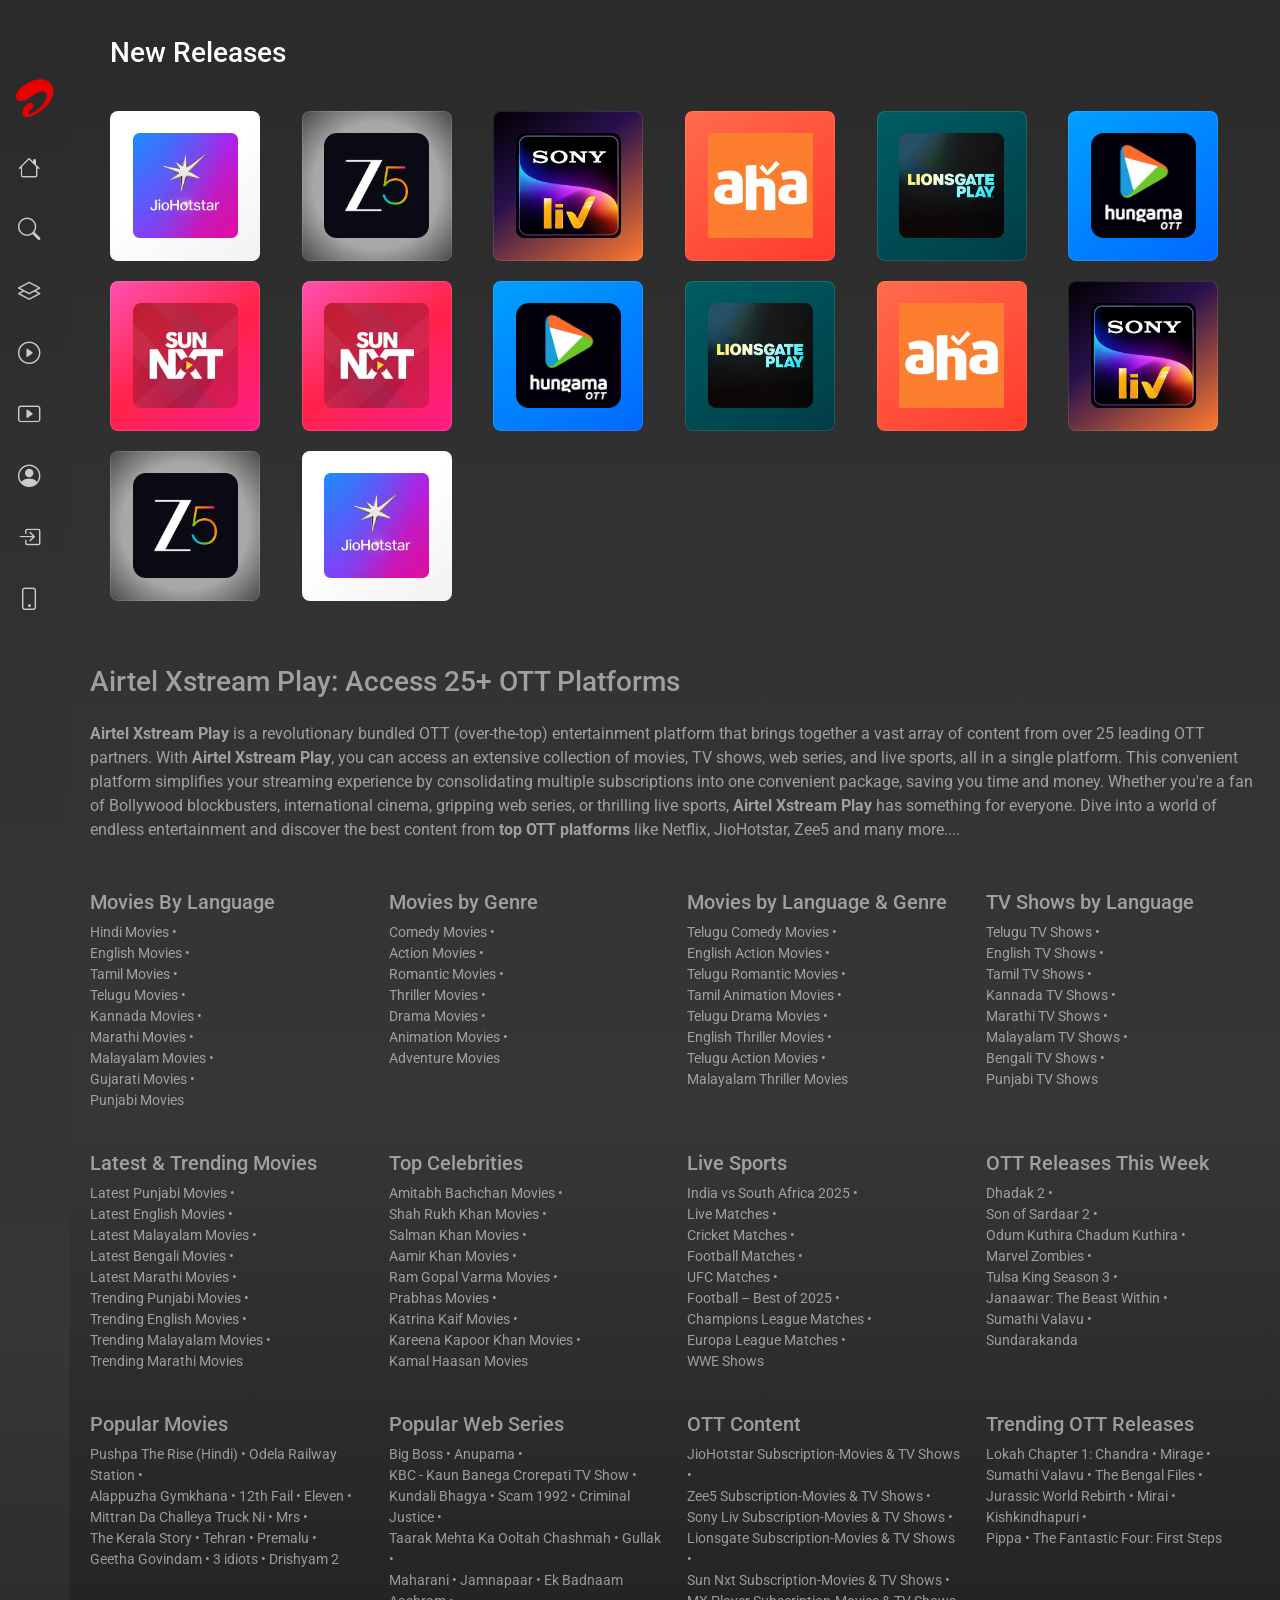
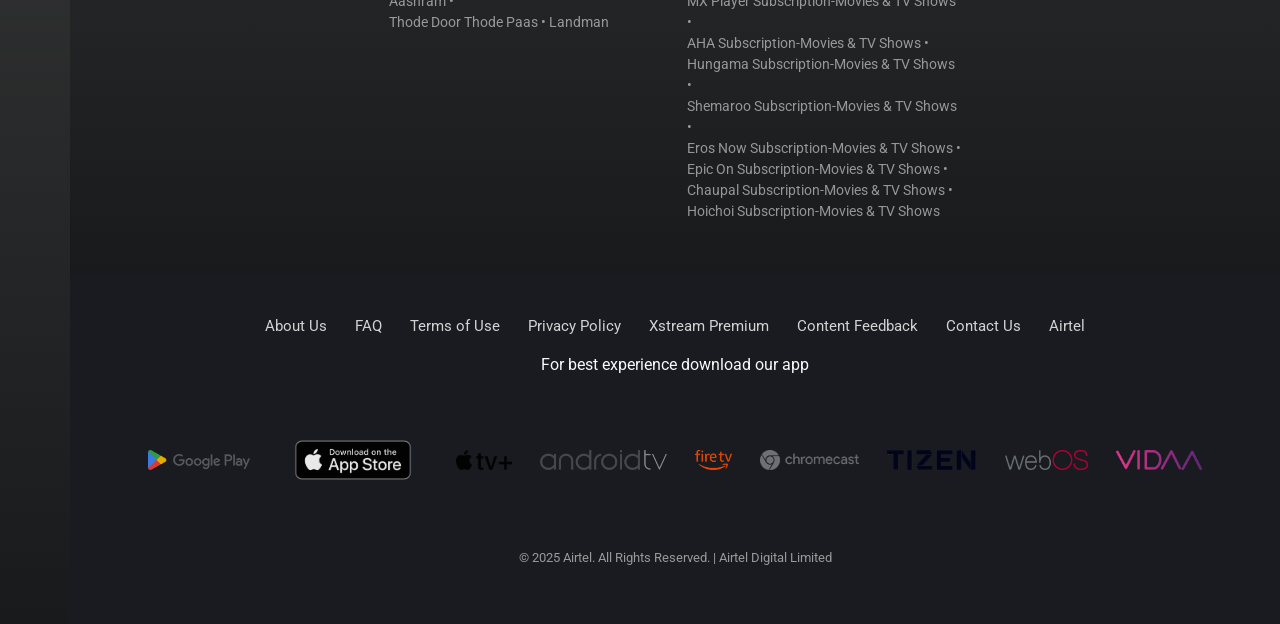
<file: seeallotts.html>
<!DOCTYPE html>
<html lang="en">
<head>
    <meta charset="UTF-8">
    <meta name="viewport" content="width=device-width, initial-scale=1.0">
    <title>AirtelXstream</title>

    <link rel="icon" type="image/x-icon" href="/images/airtel-xstream-play-logo-hd.png">
    <link rel="stylesheet" href="./css/style.css">
    <link href="https://cdn.jsdelivr.net/npm/bootstrap@5.3.8/dist/css/bootstrap.min.css" rel="stylesheet">
    <link rel="stylesheet" href="https://cdn.jsdelivr.net/npm/bootstrap-icons@1.11.1/font/bootstrap-icons.css">
    <link rel="preconnect" href="https://fonts.googleapis.com">
    <link rel="preconnect" href="https://fonts.gstatic.com" crossorigin>
    <link href="https://fonts.googleapis.com/css2?family=Montserrat:ital,wght@0,100..900;1,100..900&family=Roboto:ital,wght@0,100..900;1,100..900&display=swap" rel="stylesheet">
</head>
<body class="seeall-page">
<div class="page-bg">

    <div class="sidebar">
            <div class="logo mt-2">
                <img src="./images/xsteamplay.png" class="brand">
            </div>
            <ul class="menu">
                <li><a href="./index.html"><i class="bi bi-house"></i><span>Home</span></a>
                </li>
                <li><a href="./search.html"><i class="bi bi-search"></i><span>Search</span></a>
                </li>
                <li><a href="./otts.html"><i class="bi bi-layers"></i><span>OTTs</span></a>
                </li>
                <li><a href="./free.html"><i class="bi bi-play-circle"></i><span>Free</span></a>
                </li>
                <li><a href="./myplan.html"><i class="bi bi-play-btn"></i><span>My Plans</span></a>
                </li>
                <li><a href="./profile.html"><i class="bi bi-person-circle"></i><span>Profile</span></a>
                </li>
                <li>
                    <a href="#" data-bs-toggle="modal" data-bs-target="#loginModal">
                        <i class="bi bi-box-arrow-in-right"></i><span>Log In</span>
                    </a>
                </li>
                <li><a href="https://play.google.com/store/apps/details?id=tv.accedo.airtel.wynk&_branch_match_id=1522531487299482637&utm_source=Website&utm_campaign=Top_Bottom_CTA&utm_medium=Website&_branch_referrer=H4sIAAAAAAAAA8soKSkottLXzy9IzdNLzCwqSc2pKC4pSk3M1cvM00%2F0DMzzCg%2BwcHdKsq8rSk1LLSrKzEuPTyrKLy9OLbJ1ywSK5VcAAJQeFpZEAAAA" target="_blank"><i class="bi bi-phone"></i><span>Get App</span></a>
                </li>
            </ul>
    </div>
    <div class="sidebar-fade"></div>

    <div class="main-content">

         <!-- LOGIN MODAL -->
        <div class="modal fade" id="loginModal" tabindex="-1" aria-hidden="true">
            <div class="modal-dialog modal-dialog-centered">
                <div class="modal-content" style="background:#101214; color:#fff; border-radius:12px; padding:20px 25px;">
                
                <div class="d-flex justify-content-between align-items-center mb-3">
                    <h4 class="m-0">Xstream Play</h4>
                    <button class="btn-close btn-close-white" data-bs-dismiss="modal"></button>
                </div>

                <h5>Enter your Airtel Number</h5>
                <p style="font-size:14px; color:#b9b9b9;">
                    You can also use your Broadband/DTH registered numbers to login
                </p>

                <form>
                    <div class="d-flex align-items-center gap-2 mb-2" style="border-bottom:1px solid #444; padding-bottom:8px;">
                        <span style="font-size:18px;">+91</span>
                        <input id="mobileInput" type="text" class="form-control bg-transparent text-white" placeholder="Enter mobile number">
                    </div>

                    <span id="mobileError" style="color:red; font-size:14px;"></span>

                    <button id="continueBtn" type="button" class="btn w-100 mt-3" style="background:#ffffff; color:#000; border-radius:8px; padding:10px;">
                        Continue
                    </button>
                </form>

                <p class="mt-3 text-center" style="font-size:12px; color:#b9b9b9;">
                    I agree to the <a href="#" style="color:#fff;">Terms of Uses</a> and 
                    <a href="#" style="color:#fff;">Privacy Policy</a>
                </p>

                </div>
            </div>
        </div>

        <!-- OTP MODAL -->
        <div class="modal fade" id="otpModal" tabindex="-1" aria-hidden="true">
            <div class="modal-dialog modal-dialog-centered">
                <div class="modal-content" style="background:#101214; color:#fff; border-radius:12px; padding:25px;">
                    <div class="d-flex align-items-center mb-3">
                        <h5 class="m-0">Verify your number</h5>
                    </div>

                    <p class="mb-1">Enter OTP sent to <span id="otpMobile" style="font-weight:600;"></span></p>

                    <div class="d-flex justify-content-between gap-2 my-4">
                        <input maxlength="1" class="otp-input form-control text-center bg-transparent text-white">
                        <input maxlength="1" class="otp-input form-control text-center bg-transparent text-white">
                        <input maxlength="1" class="otp-input form-control text-center bg-transparent text-white">
                        <input maxlength="1" class="otp-input form-control text-center bg-transparent text-white">
                    </div>

                    <span id="otpError" style="color:red; font-size:14px;"></span>
                    <p class="text-center mb-4" id="resendTimer" style="color:#b9b9b9;">Resend OTP in (0:30)</p>

                    <button class="btn w-100" style="background:#ffffff; color:#000; border-radius:8px; padding:10px;">
                        VERIFY
                    </button>

                    <p class="mt-3 text-center" style="font-size:12px; color:#b9b9b9;">
                        I agree to the <a href="#" style="color:#fff;">Terms of Uses</a> and
                        <a href="#" style="color:#fff;">Privacy Policy</a>
                    </p>

                </div>
            </div>
        </div>

        <div class="movie-section mt-3 mb-5">
                <div class="d-flex justify-content-between align-items-center mb-3">
                    <h3 class="text-white m-0">New Releases</h3>
                </div>

                <div class="ott-scroller">
                    <a href="./singleott.html">
                        <div class="ott-card-wrapper">
                            <div class="ott-card bg-jio">
                                <img src="./images/ott/plan2.webp">
                            </div>
                        </div>
                    </a>
                    
                    <a href="./singleott.html">
                        <div class="ott-card-wrapper">
                            <div class="ott-card bg-zee">
                                <img src="./images/ott/plan3.webp">
                            </div>
                        </div>
                    </a>
                    
                    <a href="./singleott.html">
                        <div class="ott-card-wrapper">
                            <div class="ott-card bg-sony">
                                <img src="./images/ott/plan4.webp">
                            </div>
                        </div>
                    </a>
                    
                    <a href="./singleott.html">
                        <div class="ott-card-wrapper">
                            <div class="ott-card bg-aha">
                                <img src="./images/ott/plan5.webp">
                            </div>
                        </div>
                    </a>
                    
                    <a href="./singleott.html">
                        <div class="ott-card-wrapper">
                            <div class="ott-card bg-lionsgate">
                                <img src="./images/ott/plan12.webp">
                            </div>
                        </div>
                    </a>
                    
                    <a href="./singleott.html">
                        <div class="ott-card-wrapper">
                            <div class="ott-card bg-hungama">
                                <img src="./images/ott/plan14.webp">
                            </div>
                        </div>
                    </a>
                    <a href="./singleott.html">
                        <div class="ott-card-wrapper">
                            <div class="ott-card bg-sunnxt">
                                <img src="./images/ott/plan15.webp">
                            </div>
                        </div>
                    </a>
                    <a href="./singleott.html">
                        <div class="ott-card-wrapper">
                            <div class="ott-card bg-sunnxt">
                                <img src="./images/ott/plan15.webp">
                            </div>
                        </div>
                    </a>
                    <a href="./singleott.html">
                        <div class="ott-card-wrapper">
                            <div class="ott-card bg-hungama">
                                <img src="./images/ott/plan14.webp">
                            </div>
                        </div>
                    </a>
                    <a href="./singleott.html">
                        <div class="ott-card-wrapper">
                            <div class="ott-card bg-lionsgate">
                                <img src="./images/ott/plan12.webp">
                            </div>
                        </div>
                    </a>
                    <a href="./singleott.html">
                        <div class="ott-card-wrapper">
                            <div class="ott-card bg-aha">
                                <img src="./images/ott/plan5.webp">
                            </div>
                        </div>
                    </a>
                    <a href="./singleott.html">
                        <div class="ott-card-wrapper">
                            <div class="ott-card bg-sony">
                                <img src="./images/ott/plan4.webp">
                            </div>
                        </div>
                    </a>
                        <a href="./singleott.html">
                        <div class="ott-card-wrapper">
                            <div class="ott-card bg-zee">
                                <img src="./images/ott/plan3.webp">
                            </div>
                        </div>
                    </a>
                    <a href="./singleott.html">
                        <div class="ott-card-wrapper">
                            <div class="ott-card bg-jio">
                                <img src="./images/ott/plan2.webp">
                            </div>
                        </div>
                    </a>
                </div>
            </div>
            <!-- Upper Footer Section -->
        <div class="upper-footer text-light py-3">


            <h3 class="mb-4">Airtel Xstream Play: Access 25+ OTT Platforms</h3>

            <p class="mb-3">
                <strong>Airtel Xstream Play</strong> is a revolutionary bundled OTT (over-the-top) entertainment platform that brings together a vast array of 
                content from over 25 leading OTT partners. With <strong>Airtel Xstream Play</strong>, you can access an extensive collection of 
                movies, TV shows, web series, and live sports, all in a single platform. This convenient platform simplifies your streaming 
                experience by consolidating multiple subscriptions into one convenient package, saving you time and money. Whether you're a fan 
                of Bollywood blockbusters, international cinema, gripping web series, or thrilling live sports, <strong>Airtel Xstream Play</strong> 
                has something for everyone. Dive into a world of endless entertainment and discover the best content from 
                <strong class="text-light">top OTT platforms</strong> like Netflix, JioHotstar, Zee5 and many more....
            </p>

            <div class="row mt-4 g-4">

                <!-- Movies By Language -->
                <div class="col-md-3">
                    <h5 class="upper-footer-textheader">Movies By Language</h5>
                    <ul class="list-unstyled small">
                        <li>Hindi Movies •</li>
                        <li>English Movies •</li>
                        <li>Tamil Movies •</li>
                        <li>Telugu Movies •</li>
                        <li>Kannada Movies •</li>
                        <li>Marathi Movies •</li>
                        <li>Malayalam Movies •</li>
                        <li>Gujarati Movies •</li>
                        <li>Punjabi Movies</li>
                    </ul>
                </div>

                <!-- Movies by Genre -->
                <div class="col-md-3">
                    <h5>Movies by Genre</h5>
                    <ul class="list-unstyled small">
                        <li>Comedy Movies •</li>
                        <li>Action Movies •</li>
                        <li>Romantic Movies •</li>
                        <li>Thriller Movies •</li>
                        <li>Drama Movies •</li>
                        <li>Animation Movies •</li>
                        <li>Adventure Movies</li>
                    </ul>
                </div>

                <!-- Movies by Language & Genre -->
                <div class="col-md-3">
                    <h5>Movies by Language & Genre</h5>
                    <ul class="list-unstyled small">
                        <li>Telugu Comedy Movies •</li>
                        <li>English Action Movies •</li>
                        <li>Telugu Romantic Movies •</li>
                        <li>Tamil Animation Movies •</li>
                        <li>Telugu Drama Movies •</li>
                        <li>English Thriller Movies •</li>
                        <li>Telugu Action Movies •</li>
                        <li>Malayalam Thriller Movies</li>
                    </ul>
                </div>

                <!-- TV Shows by Language -->
                <div class="col-md-3">
                    <h5>TV Shows by Language</h5>
                    <ul class="list-unstyled small">
                        <li>Telugu TV Shows •</li>
                        <li>English TV Shows •</li>
                        <li>Tamil TV Shows •</li>
                        <li>Kannada TV Shows •</li>
                        <li>Marathi TV Shows •</li>
                        <li>Malayalam TV Shows •</li>
                        <li>Bengali TV Shows •</li>
                        <li>Punjabi TV Shows</li>
                    </ul>
                </div>

                <!-- Latest & Trending Movies -->
                <div class="col-md-3">
                    <h5>Latest & Trending Movies</h5>
                    <ul class="list-unstyled small">
                        <li>Latest Punjabi Movies •</li>
                        <li>Latest English Movies •</li>
                        <li>Latest Malayalam Movies •</li>
                        <li>Latest Bengali Movies •</li>
                        <li>Latest Marathi Movies •</li>
                        <li>Trending Punjabi Movies •</li>
                        <li>Trending English Movies •</li>
                        <li>Trending Malayalam Movies •</li>
                        <li>Trending Marathi Movies</li>
                    </ul>
                </div>

                <!-- Top Celebrities -->
                <div class="col-md-3">
                    <h5>Top Celebrities</h5>
                    <ul class="list-unstyled small">
                        <li>Amitabh Bachchan Movies •</li>
                        <li>Shah Rukh Khan Movies •</li>
                        <li>Salman Khan Movies •</li>
                        <li>Aamir Khan Movies •</li>
                        <li>Ram Gopal Varma Movies •</li>
                        <li>Prabhas Movies •</li>
                        <li>Katrina Kaif Movies •</li>
                        <li>Kareena Kapoor Khan Movies •</li>
                        <li>Kamal Haasan Movies</li>
                    </ul>
                </div>

                <!-- Live Sports -->
                <div class="col-md-3">
                    <h5>Live Sports</h5>
                    <ul class="list-unstyled small">
                        <li>India vs South Africa 2025 •</li>
                        <li>Live Matches •</li>
                        <li>Cricket Matches •</li>
                        <li>Football Matches •</li>
                        <li>UFC Matches •</li>
                        <li>Football – Best of 2025 •</li>
                        <li>Champions League Matches •</li>
                        <li>Europa League Matches •</li>
                        <li>WWE Shows</li>
                    </ul>
                </div>

                <!-- OTT Releases This Week -->
                <div class="col-md-3">
                    <h5>OTT Releases This Week</h5>
                    <ul class="list-unstyled small">
                        <li>Dhadak 2 •</li>
                        <li>Son of Sardaar 2 •</li>
                        <li>Odum Kuthira Chadum Kuthira •</li>
                        <li>Marvel Zombies •</li>
                        <li>Tulsa King Season 3 •</li>
                        <li>Janaawar: The Beast Within •</li>
                        <li>Sumathi Valavu •</li>
                        <li>Sundarakanda</li>
                    </ul>
                </div>

                <div class="col-md-3">
                <h5>Popular Movies</h5>
                    <ul class="list-unstyled small">
                        <li>Pushpa The Rise (Hindi) • Odela Railway Station •</li>
                        <li>Alappuzha Gymkhana • 12th Fail • Eleven •</li>
                        <li>Mittran Da Challeya Truck Ni • Mrs •</li>
                        <li>The Kerala Story • Tehran • Premalu •</li>
                        <li>Geetha Govindam • 3 idiots • Drishyam 2</li>
                    </ul>
                </div>

            <!-- Popular Web Series -->
            <div class="col-md-3">
                <h5>Popular Web Series</h5>
                <ul class="list-unstyled small">
                    <li>Big Boss • Anupama •</li>
                    <li>KBC - Kaun Banega Crorepati TV Show •</li>
                    <li>Kundali Bhagya • Scam 1992 • Criminal Justice •</li>
                    <li>Taarak Mehta Ka Ooltah Chashmah • Gullak •</li>
                    <li>Maharani • Jamnapaar • Ek Badnaam Aashram •</li>
                    <li>Thode Door Thode Paas • Landman</li>
                </ul>
            </div>

            <!-- OTT Content -->
            <div class="col-md-3">
                <h5>OTT Content</h5>
                <ul class="list-unstyled small">
                    <li>JioHotstar Subscription-Movies & TV Shows •</li>
                    <li>Zee5 Subscription-Movies & TV Shows •</li>
                    <li>Sony Liv Subscription-Movies & TV Shows •</li>
                    <li>Lionsgate Subscription-Movies & TV Shows •</li>
                    <li>Sun Nxt Subscription-Movies & TV Shows •</li>
                    <li>MX Player Subscription-Movies & TV Shows •</li>
                    <li>AHA Subscription-Movies & TV Shows •</li>
                    <li>Hungama Subscription-Movies & TV Shows •</li>
                    <li>Shemaroo Subscription-Movies & TV Shows •</li>
                    <li>Eros Now Subscription-Movies & TV Shows •</li>
                    <li>Epic On Subscription-Movies & TV Shows •</li>
                    <li>Chaupal Subscription-Movies & TV Shows •</li>
                    <li>Hoichoi Subscription-Movies & TV Shows</li>
                </ul>
            </div>

            <!-- Trending OTT Releases -->
            <div class="col-md-3">
                <h5>Trending OTT Releases</h5>
                <ul class="list-unstyled small">
                    <li>Lokah Chapter 1: Chandra • Mirage •</li>
                    <li>Sumathi Valavu • The Bengal Files •</li>
                    <li>Jurassic World Rebirth • Mirai • Kishkindhapuri •</li>
                    <li>Pippa • The Fantastic Four: First Steps</li>
                </ul>
            </div>

            </div>
        </div>
        <!-- Upper Footer Section -->
    </div>

    <footer class="footer">
        <div class="footer-links">
            <a href="#">About Us</a>
            <a href="#">FAQ</a>
            <a href="#">Terms of Use</a>
            <a href="#">Privacy Policy</a>
            <a href="#">Xstream Premium</a>
            <a href="#">Content Feedback</a>
            <a href="#">Contact Us</a>
            <a href="#">Airtel</a>
        </div>

        <p class="footer-text text-light">For best experience download our app</p>

        <div class="footer-apps">
            <img src="/images/index/Google_Play_2022_logo.svg.png" alt="googleplay">
            <img src="/images/index/App_Store_(iOS)-Badge-Logo.wine.png" style="width: 150px; height: 100px;" alt="appstore">
            <img src="/images/index/apple-tv-plus-seeklogo.png" alt="appletv">
            <img src="/images/index/android-tv-seeklogo.png" alt="androidtv">
            <img src="/images/index/amazon-fire-tv-seeklogo.png" alt="firetv">
            <img src="/images/index/chromecast-seeklogo.png" alt="chromecast">
            <img src="/images/index/tizen-seeklogo.png" alt="tizen">
            <img src="/images/index/webos-seeklogo.png" alt="webos">
            <img src="/images/index/vidaa-tv-os-seeklogo.png" alt="vidaa">
        </div>
        <p class="copyright">© 2025 Airtel. All Rights Reserved. | Airtel Digital Limited</p>
    </footer>
</div>
<script src="https://cdn.jsdelivr.net/npm/bootstrap@5.3.8/dist/js/bootstrap.bundle.min.js"></script>
<script src="./js/script.js"></script>

</body>
</html>
</file>
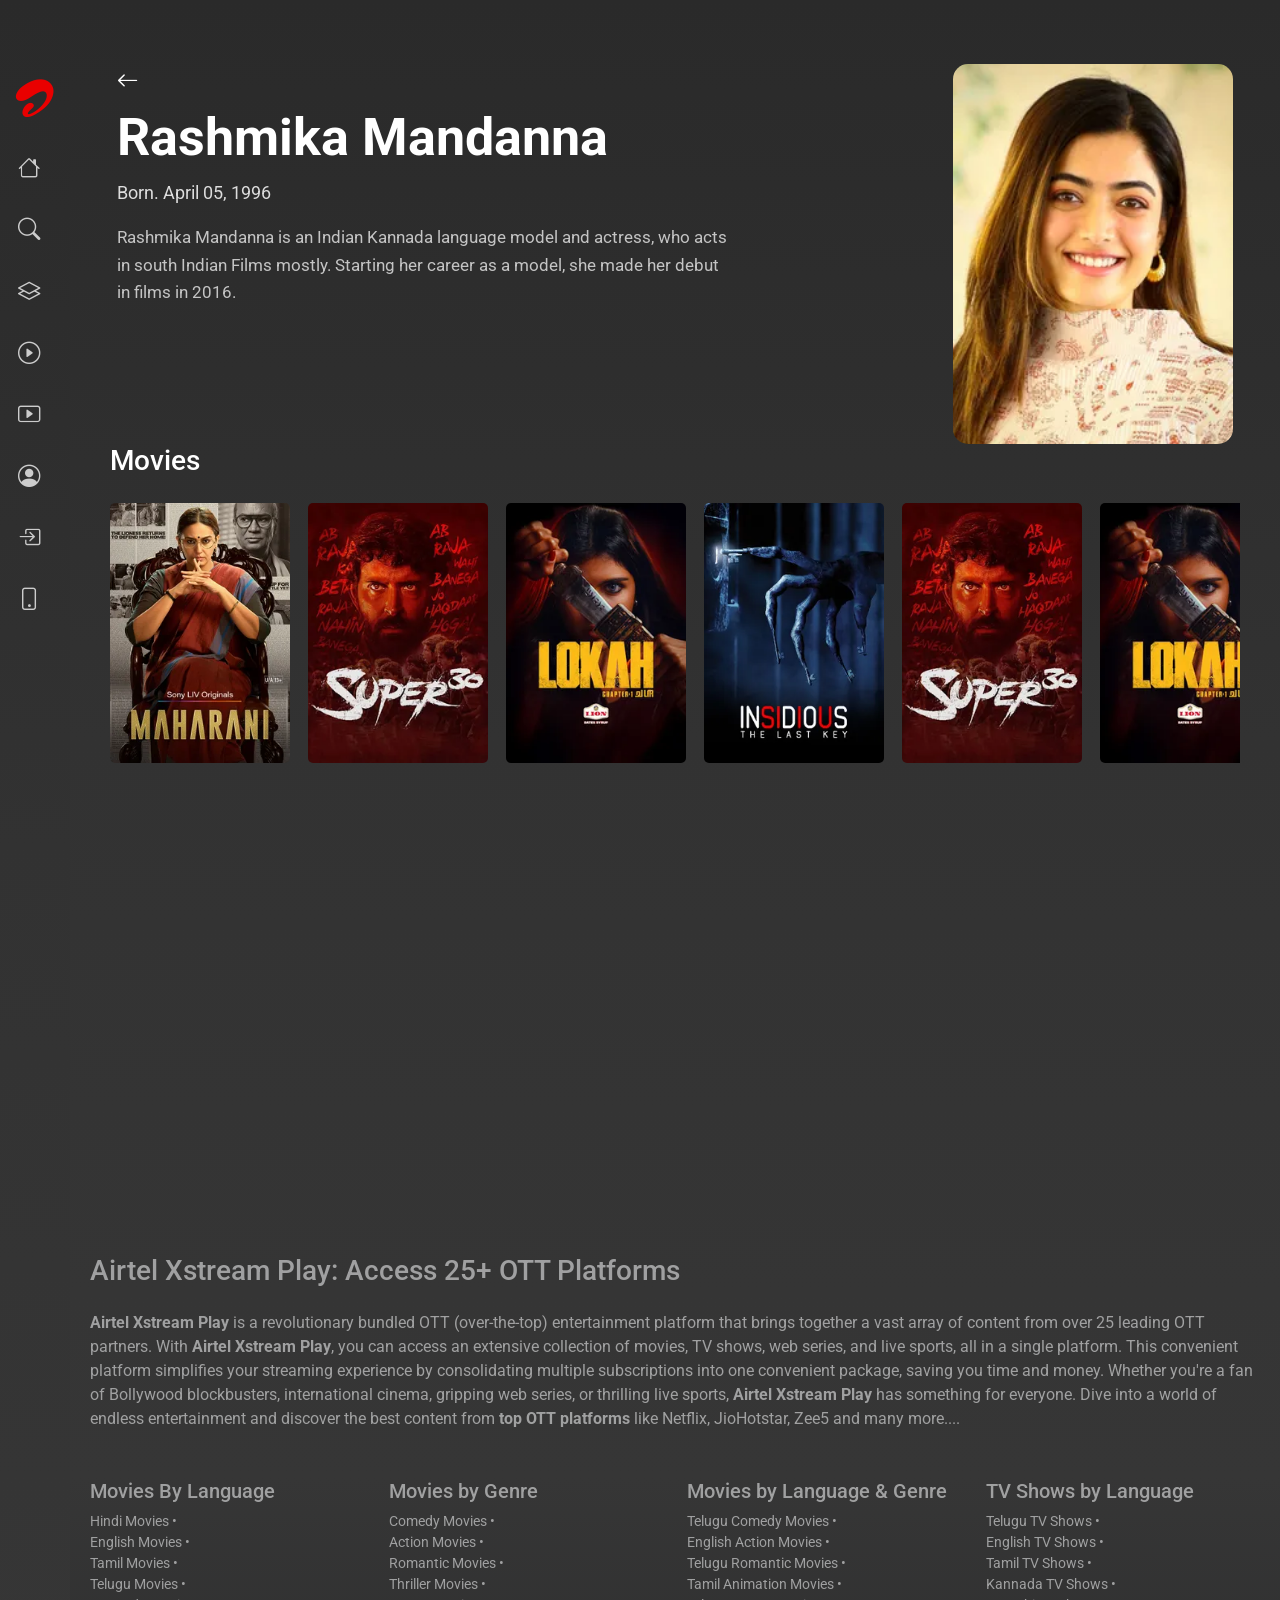
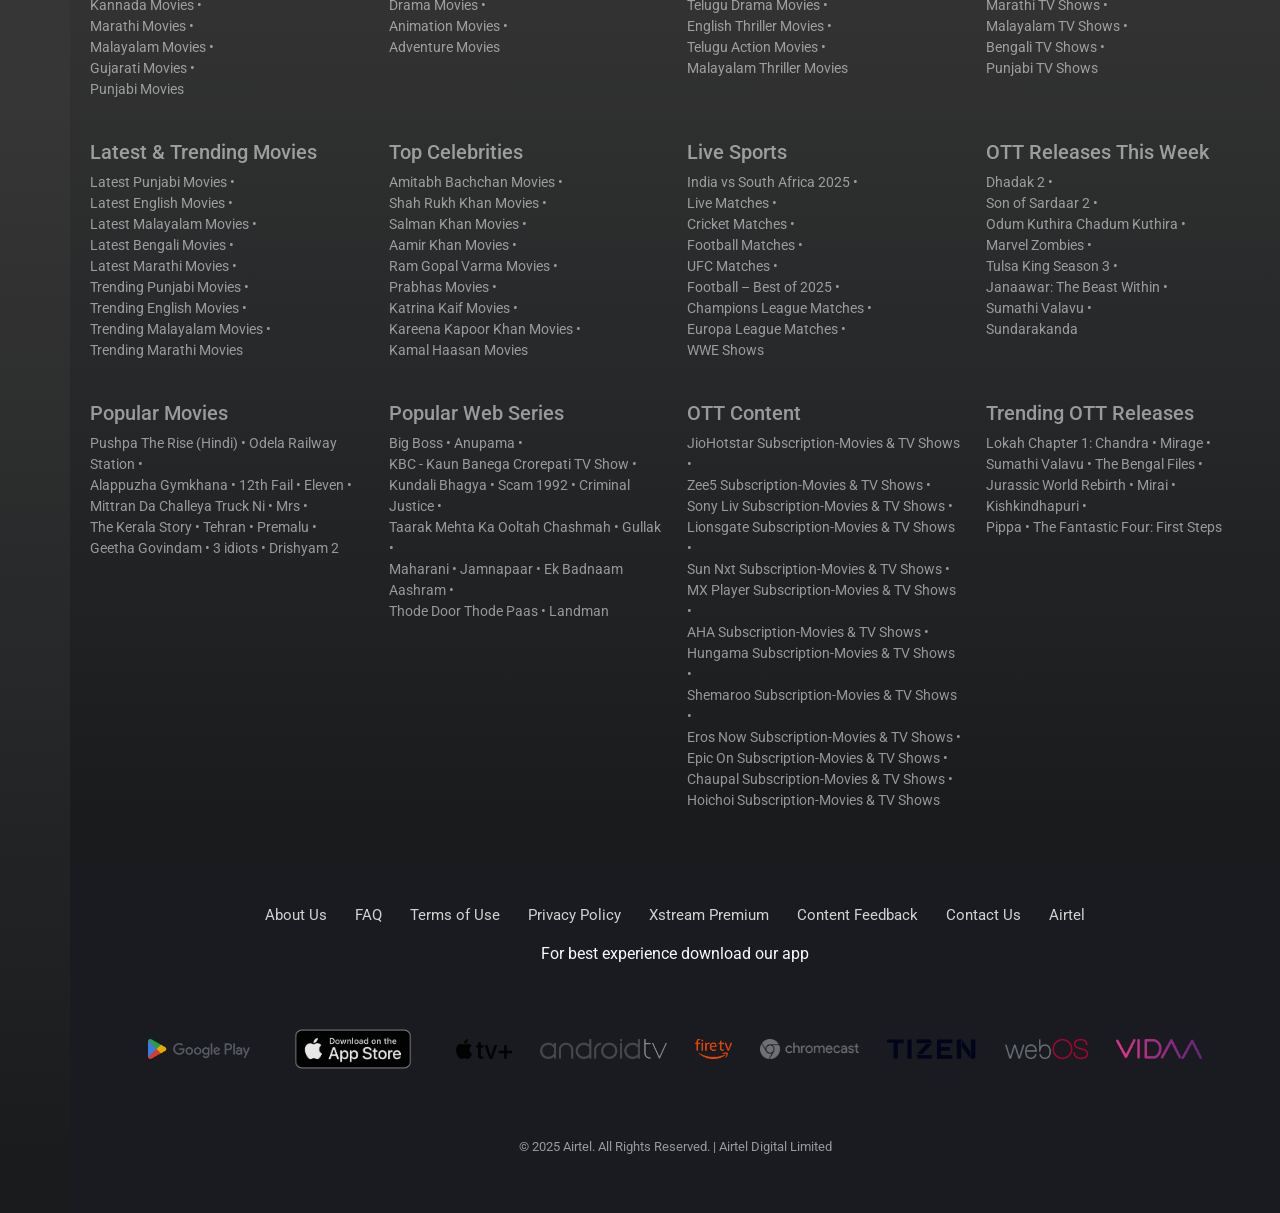
<file: singlecast.html>
<!DOCTYPE html>
<html lang="en">
<head>
    <meta charset="UTF-8">
    <meta name="viewport" content="width=device-width, initial-scale=1.0">
    <title>AirtelXstream</title>

    <link rel="icon" type="image/x-icon" href="/images/airtel-xstream-play-logo-hd.png">
    <link rel="stylesheet" href="/css/style.css">
    <link href="https://cdn.jsdelivr.net/npm/bootstrap@5.3.8/dist/css/bootstrap.min.css" rel="stylesheet">
    <link rel="stylesheet" href="https://cdn.jsdelivr.net/npm/bootstrap-icons@1.11.1/font/bootstrap-icons.css">
    <link rel="preconnect" href="https://fonts.googleapis.com">
    <link rel="preconnect" href="https://fonts.gstatic.com" crossorigin>
    <link href="https://fonts.googleapis.com/css2?family=Montserrat:ital,wght@0,100..900;1,100..900&family=Roboto:ital,wght@0,100..900;1,100..900&display=swap" rel="stylesheet">
</head>
<body>
<div class="page-bg">

    <div class="sidebar">
            <div class="logo mt-2">
                <img src="./images/xsteamplay.png" class="brand">
            </div>
            <ul class="menu">
                <li><a href="./index.html"><i class="bi bi-house"></i><span>Home</span></a>
                </li>
                <li><a href="./search.html"><i class="bi bi-search"></i><span>Search</span></a>
                </li>
                <li><a href="./otts.html"><i class="bi bi-layers"></i><span>OTTs</span></a>
                </li>
                <li><a href="./free.html"><i class="bi bi-play-circle"></i><span>Free</span></a>
                </li>
                <li><a href="./myplan.html"><i class="bi bi-play-btn"></i><span>My Plans</span></a>
                </li>
                <li><a href="./profile.html"><i class="bi bi-person-circle"></i><span>Profile</span></a>
                </li>
                <li>
                    <a href="#" data-bs-toggle="modal" data-bs-target="#loginModal">
                        <i class="bi bi-box-arrow-in-right"></i><span>Log In</span>
                    </a>
                </li>
                <li><a href="https://play.google.com/store/apps/details?id=tv.accedo.airtel.wynk&_branch_match_id=1522531487299482637&utm_source=Website&utm_campaign=Top_Bottom_CTA&utm_medium=Website&_branch_referrer=H4sIAAAAAAAAA8soKSkottLXzy9IzdNLzCwqSc2pKC4pSk3M1cvM00%2F0DMzzCg%2BwcHdKsq8rSk1LLSrKzEuPTyrKLy9OLbJ1ywSK5VcAAJQeFpZEAAAA" target="_blank"><i class="bi bi-phone"></i><span>Get App</span></a>
                </li>
            </ul>
    </div>
    <div class="sidebar-fade"></div>

    <div class="main-content">

         <!-- LOGIN MODAL -->
        <div class="modal fade" id="loginModal" tabindex="-1" aria-hidden="true">
            <div class="modal-dialog modal-dialog-centered">
                <div class="modal-content" style="background:#101214; color:#fff; border-radius:12px; padding:20px 25px;">
                
                <div class="d-flex justify-content-between align-items-center mb-3">
                    <h4 class="m-0">Xstream Play</h4>
                    <button class="btn-close btn-close-white" data-bs-dismiss="modal"></button>
                </div>

                <h5>Enter your Airtel Number</h5>
                <p style="font-size:14px; color:#b9b9b9;">
                    You can also use your Broadband/DTH registered numbers to login
                </p>

                <form>
                    <div class="d-flex align-items-center gap-2 mb-2" style="border-bottom:1px solid #444; padding-bottom:8px;">
                        <span style="font-size:18px;">+91</span>
                        <input id="mobileInput" type="text" class="form-control bg-transparent text-white" placeholder="Enter mobile number">
                    </div>

                    <span id="mobileError" style="color:red; font-size:14px;"></span>

                    <button id="continueBtn" type="button" class="btn w-100 mt-3" style="background:#ffffff; color:#000; border-radius:8px; padding:10px;">
                        Continue
                    </button>
                </form>

                <p class="mt-3 text-center" style="font-size:12px; color:#b9b9b9;">
                    I agree to the <a href="#" style="color:#fff;">Terms of Uses</a> and 
                    <a href="#" style="color:#fff;">Privacy Policy</a>
                </p>

                </div>
            </div>
        </div>

        <!-- OTP MODAL -->
        <div class="modal fade" id="otpModal" tabindex="-1" aria-hidden="true">
            <div class="modal-dialog modal-dialog-centered">
                <div class="modal-content" style="background:#101214; color:#fff; border-radius:12px; padding:25px;">
                    <div class="d-flex align-items-center mb-3">
                        <h5 class="m-0">Verify your number</h5>
                    </div>

                    <p class="mb-1">Enter OTP sent to <span id="otpMobile" style="font-weight:600;"></span></p>

                    <div class="d-flex justify-content-between gap-2 my-4">
                        <input maxlength="1" class="otp-input form-control text-center bg-transparent text-white">
                        <input maxlength="1" class="otp-input form-control text-center bg-transparent text-white">
                        <input maxlength="1" class="otp-input form-control text-center bg-transparent text-white">
                        <input maxlength="1" class="otp-input form-control text-center bg-transparent text-white">
                    </div>

                    <span id="otpError" style="color:red; font-size:14px;"></span>
                    <p class="text-center mb-4" id="resendTimer" style="color:#b9b9b9;">Resend OTP in (0:30)</p>

                    <button class="btn w-100" style="background:#ffffff; color:#000; border-radius:8px; padding:10px;">
                        VERIFY
                    </button>

                    <p class="mt-3 text-center" style="font-size:12px; color:#b9b9b9;">
                        I agree to the <a href="#" style="color:#fff;">Terms of Uses</a> and
                        <a href="#" style="color:#fff;">Privacy Policy</a>
                    </p>

                </div>
            </div>
        </div>

        <div class="person-details-section mt-4">

            <div class="container d-flex align-items-start justify-content-between person-details-wrapper">

                <div class="person-left">

                    <a href="./singlepage.html" class="back-btn">
                        <i class="bi bi-arrow-left text-white"></i>
                    </a>

                    <h1 class="person-name">Rashmika Mandanna</h1>

                    <p class="person-dob">Born. April 05, 1996</p>

                    <p class="person-bio">
                        Rashmika Mandanna is an Indian Kannada language model and actress, who acts in
                        south Indian Films mostly. Starting her career as a model, she made her debut in
                        films in 2016.
                    </p>

                </div>

                <div class="person-right">
                    <img src="./images/single/rashmika.webp" class="person-photo" alt="Rashmika">
                </div>

            </div>

        </div>


        <div class="movie-section">
            <div class="d-flex justify-content-between align-items-center">
                <h3 class="text-white m-0">Movies</h3>
            </div>
            <div class="movie-scroll-container">
                <button class="scroll-btn left-btn">❮</button>
                <div class="movie-scroller">
                    <div class="movie-scroll-inner">
                        <div class="movie-card-wrapper">
                            <a href="./webseriespage.html" class="movie-link">
                                <div class="movie-card">
                                    <img src="./images/episodes/maharani2.webp" alt="movie">
                                    <div class="card-overlay">
                                        <h5 class="movie-title">Maharani</h5>
                                        <div class="badges">
                                            <span class="badge age">U/A 13+</span>
                                            <span class="badge type">Movie</span>
                                        </div>
                                        <button class="watchlist-btn"><span>+</span> Add To Watchlist</button>
                                    </div>
                                </div>
                            </a>
                        </div>
                        <div class="movie-card-wrapper">
                            <a href="./singlepage.html" class="movie-link">
                                <div class="movie-card">
                                    <img src="./images/index/super30.webp" alt="movie">
                                    <div class="card-overlay">
                                        <h5 class="movie-title">Super 30</h5>
                                        <div class="badges">
                                            <span class="badge age">U/A 13+</span>
                                            <span class="badge type">Movie</span>
                                        </div>
                                        <button class="watchlist-btn"><span>+</span> Add To Watchlist</button>
                                    </div>
                                </div>
                            </a>
                        </div>

                        <div class="movie-card-wrapper">
                            <a href="./singlepage.html" class="movie-link">
                                <div class="movie-card">
                                    <img src="./images/index/lokah.webp" alt="movie">
                                    <div class="card-overlay">
                                        <h5 class="movie-title">Lokah</h5>
                                        <div class="badges">
                                            <span class="badge age">U/A 13+</span>
                                            <span class="badge type">Movie</span>
                                        </div>
                                        <button class="watchlist-btn"><span>+</span> Add To Watchlist</button>
                                    </div>
                                </div>
                            </a>
                        </div>
                        <div class="movie-card-wrapper">
                            <a href="./singlepage.html" class="movie-link">
                                <div class="movie-card">
                                    <img src="./images/index/insidiousthelastkey_portrait_thumb.webp" alt="movie">
                                    <div class="card-overlay">
                                        <h5 class="movie-title">Insidious The Lastkey</h5>
                                        <div class="badges">
                                            <span class="badge age">U/A 13+</span>
                                            <span class="badge type">Movie</span>
                                        </div>
                                        <button class="watchlist-btn"><span>+</span> Add To Watchlist</button>
                                    </div>
                                </div>
                            </a>
                        </div>
                        <div class="movie-card-wrapper">
                            <a href="./singlepage.html" class="movie-link">
                                <div class="movie-card">
                                    <img src="./images/index/super30.webp" alt="movie">
                                    <div class="card-overlay">
                                        <h5 class="movie-title">Super 30</h5>
                                        <div class="badges">
                                            <span class="badge age">U/A 13+</span>
                                            <span class="badge type">Movie</span>
                                        </div>
                                        <button class="watchlist-btn"><span>+</span> Add To Watchlist</button>
                                    </div>
                                </div>
                            </a>
                        </div>

                        <div class="movie-card-wrapper">
                            <a href="./singlepage.html" class="movie-link">
                                <div class="movie-card">
                                    <img src="./images/index/lokah.webp" alt="movie">
                                    <div class="card-overlay">
                                        <h5 class="movie-title">Lokah</h5>
                                        <div class="badges">
                                            <span class="badge age">U/A 13+</span>
                                            <span class="badge type">Movie</span>
                                        </div>
                                        <button class="watchlist-btn"><span>+</span> Add To Watchlist</button>
                                    </div>
                                </div>
                            </a>
                        </div>
                        <div class="movie-card-wrapper">
                            <a href="./singlepage.html" class="movie-link">
                                <div class="movie-card">
                                    <img src="./images/index/lokah.webp" alt="movie">
                                    <div class="card-overlay">
                                        <h5 class="movie-title">Lokah</h5>
                                        <div class="badges">
                                            <span class="badge age">U/A 13+</span>
                                            <span class="badge type">Movie</span>
                                        </div>
                                        <button class="watchlist-btn"><span>+</span> Add To Watchlist</button>
                                    </div>
                                </div>
                            </a>
                        </div>
                        <div class="movie-card-wrapper">
                            <a href="./singlepage.html" class="movie-link">
                                <div class="movie-card">
                                    <img src="./images/index/insidiousthelastkey_portrait_thumb.webp" alt="movie">
                                    <div class="card-overlay">
                                        <h5 class="movie-title">Insidious The Lastkey</h5>
                                        <div class="badges">
                                            <span class="badge age">U/A 13+</span>
                                            <span class="badge type">Movie</span>
                                        </div>
                                        <button class="watchlist-btn"><span>+</span> Add To Watchlist</button>
                                    </div>
                                </div>
                            </a>
                        </div>
                        <div class="movie-card-wrapper">
                            <a href="./singlepage.html" class="movie-link">
                                <div class="movie-card">
                                    <img src="./images/index/super30.webp" alt="movie">
                                    <div class="card-overlay">
                                        <h5 class="movie-title">Super 30</h5>
                                        <div class="badges">
                                            <span class="badge age">U/A 13+</span>
                                            <span class="badge type">Movie</span>
                                        </div>
                                        <button class="watchlist-btn"><span>+</span> Add To Watchlist</button>
                                    </div>
                                </div>
                            </a>
                        </div>

                        <div class="movie-card-wrapper">
                            <a href="./singlepage.html" class="movie-link">
                                <div class="movie-card">
                                    <img src="./images/index/lokah.webp" alt="movie">
                                    <div class="card-overlay">
                                        <h5 class="movie-title">Lokah</h5>
                                        <div class="badges">
                                            <span class="badge age">U/A 13+</span>
                                            <span class="badge type">Movie</span>
                                        </div>
                                        <button class="watchlist-btn"><span>+</span> Add To Watchlist</button>
                                    </div>
                                </div>
                            </a>
                        </div>

                    </div>
                </div>
                <button class="scroll-btn right-btn">❯</button>
            </div>
        </div>

        <div class="tempclass" style="margin-top: 450px;"></div>

        <!-- Upper Footer Section -->
        <div class="upper-footer text-light py-3">


            <h3 class="mb-4">Airtel Xstream Play: Access 25+ OTT Platforms</h3>

            <p class="mb-3">
                <strong>Airtel Xstream Play</strong> is a revolutionary bundled OTT (over-the-top) entertainment platform that brings together a vast array of 
                content from over 25 leading OTT partners. With <strong>Airtel Xstream Play</strong>, you can access an extensive collection of 
                movies, TV shows, web series, and live sports, all in a single platform. This convenient platform simplifies your streaming 
                experience by consolidating multiple subscriptions into one convenient package, saving you time and money. Whether you're a fan 
                of Bollywood blockbusters, international cinema, gripping web series, or thrilling live sports, <strong>Airtel Xstream Play</strong> 
                has something for everyone. Dive into a world of endless entertainment and discover the best content from 
                <strong class="text-light">top OTT platforms</strong> like Netflix, JioHotstar, Zee5 and many more....
            </p>

            <div class="row mt-4 g-4">

                <!-- Movies By Language -->
                <div class="col-md-3">
                    <h5 class="upper-footer-textheader">Movies By Language</h5>
                    <ul class="list-unstyled small">
                        <li>Hindi Movies •</li>
                        <li>English Movies •</li>
                        <li>Tamil Movies •</li>
                        <li>Telugu Movies •</li>
                        <li>Kannada Movies •</li>
                        <li>Marathi Movies •</li>
                        <li>Malayalam Movies •</li>
                        <li>Gujarati Movies •</li>
                        <li>Punjabi Movies</li>
                    </ul>
                </div>

                <!-- Movies by Genre -->
                <div class="col-md-3">
                    <h5>Movies by Genre</h5>
                    <ul class="list-unstyled small">
                        <li>Comedy Movies •</li>
                        <li>Action Movies •</li>
                        <li>Romantic Movies •</li>
                        <li>Thriller Movies •</li>
                        <li>Drama Movies •</li>
                        <li>Animation Movies •</li>
                        <li>Adventure Movies</li>
                    </ul>
                </div>

                <!-- Movies by Language & Genre -->
                <div class="col-md-3">
                    <h5>Movies by Language & Genre</h5>
                    <ul class="list-unstyled small">
                        <li>Telugu Comedy Movies •</li>
                        <li>English Action Movies •</li>
                        <li>Telugu Romantic Movies •</li>
                        <li>Tamil Animation Movies •</li>
                        <li>Telugu Drama Movies •</li>
                        <li>English Thriller Movies •</li>
                        <li>Telugu Action Movies •</li>
                        <li>Malayalam Thriller Movies</li>
                    </ul>
                </div>

                <!-- TV Shows by Language -->
                <div class="col-md-3">
                    <h5>TV Shows by Language</h5>
                    <ul class="list-unstyled small">
                        <li>Telugu TV Shows •</li>
                        <li>English TV Shows •</li>
                        <li>Tamil TV Shows •</li>
                        <li>Kannada TV Shows •</li>
                        <li>Marathi TV Shows •</li>
                        <li>Malayalam TV Shows •</li>
                        <li>Bengali TV Shows •</li>
                        <li>Punjabi TV Shows</li>
                    </ul>
                </div>

                <!-- Latest & Trending Movies -->
                <div class="col-md-3">
                    <h5>Latest & Trending Movies</h5>
                    <ul class="list-unstyled small">
                        <li>Latest Punjabi Movies •</li>
                        <li>Latest English Movies •</li>
                        <li>Latest Malayalam Movies •</li>
                        <li>Latest Bengali Movies •</li>
                        <li>Latest Marathi Movies •</li>
                        <li>Trending Punjabi Movies •</li>
                        <li>Trending English Movies •</li>
                        <li>Trending Malayalam Movies •</li>
                        <li>Trending Marathi Movies</li>
                    </ul>
                </div>

                <!-- Top Celebrities -->
                <div class="col-md-3">
                    <h5>Top Celebrities</h5>
                    <ul class="list-unstyled small">
                        <li>Amitabh Bachchan Movies •</li>
                        <li>Shah Rukh Khan Movies •</li>
                        <li>Salman Khan Movies •</li>
                        <li>Aamir Khan Movies •</li>
                        <li>Ram Gopal Varma Movies •</li>
                        <li>Prabhas Movies •</li>
                        <li>Katrina Kaif Movies •</li>
                        <li>Kareena Kapoor Khan Movies •</li>
                        <li>Kamal Haasan Movies</li>
                    </ul>
                </div>

                <!-- Live Sports -->
                <div class="col-md-3">
                    <h5>Live Sports</h5>
                    <ul class="list-unstyled small">
                        <li>India vs South Africa 2025 •</li>
                        <li>Live Matches •</li>
                        <li>Cricket Matches •</li>
                        <li>Football Matches •</li>
                        <li>UFC Matches •</li>
                        <li>Football – Best of 2025 •</li>
                        <li>Champions League Matches •</li>
                        <li>Europa League Matches •</li>
                        <li>WWE Shows</li>
                    </ul>
                </div>

                <!-- OTT Releases This Week -->
                <div class="col-md-3">
                    <h5>OTT Releases This Week</h5>
                    <ul class="list-unstyled small">
                        <li>Dhadak 2 •</li>
                        <li>Son of Sardaar 2 •</li>
                        <li>Odum Kuthira Chadum Kuthira •</li>
                        <li>Marvel Zombies •</li>
                        <li>Tulsa King Season 3 •</li>
                        <li>Janaawar: The Beast Within •</li>
                        <li>Sumathi Valavu •</li>
                        <li>Sundarakanda</li>
                    </ul>
                </div>

                <div class="col-md-3">
                <h5>Popular Movies</h5>
                    <ul class="list-unstyled small">
                        <li>Pushpa The Rise (Hindi) • Odela Railway Station •</li>
                        <li>Alappuzha Gymkhana • 12th Fail • Eleven •</li>
                        <li>Mittran Da Challeya Truck Ni • Mrs •</li>
                        <li>The Kerala Story • Tehran • Premalu •</li>
                        <li>Geetha Govindam • 3 idiots • Drishyam 2</li>
                    </ul>
                </div>

            <!-- Popular Web Series -->
            <div class="col-md-3">
                <h5>Popular Web Series</h5>
                <ul class="list-unstyled small">
                    <li>Big Boss • Anupama •</li>
                    <li>KBC - Kaun Banega Crorepati TV Show •</li>
                    <li>Kundali Bhagya • Scam 1992 • Criminal Justice •</li>
                    <li>Taarak Mehta Ka Ooltah Chashmah • Gullak •</li>
                    <li>Maharani • Jamnapaar • Ek Badnaam Aashram •</li>
                    <li>Thode Door Thode Paas • Landman</li>
                </ul>
            </div>

            <!-- OTT Content -->
            <div class="col-md-3">
                <h5>OTT Content</h5>
                <ul class="list-unstyled small">
                    <li>JioHotstar Subscription-Movies & TV Shows •</li>
                    <li>Zee5 Subscription-Movies & TV Shows •</li>
                    <li>Sony Liv Subscription-Movies & TV Shows •</li>
                    <li>Lionsgate Subscription-Movies & TV Shows •</li>
                    <li>Sun Nxt Subscription-Movies & TV Shows •</li>
                    <li>MX Player Subscription-Movies & TV Shows •</li>
                    <li>AHA Subscription-Movies & TV Shows •</li>
                    <li>Hungama Subscription-Movies & TV Shows •</li>
                    <li>Shemaroo Subscription-Movies & TV Shows •</li>
                    <li>Eros Now Subscription-Movies & TV Shows •</li>
                    <li>Epic On Subscription-Movies & TV Shows •</li>
                    <li>Chaupal Subscription-Movies & TV Shows •</li>
                    <li>Hoichoi Subscription-Movies & TV Shows</li>
                </ul>
            </div>

            <!-- Trending OTT Releases -->
            <div class="col-md-3">
                <h5>Trending OTT Releases</h5>
                <ul class="list-unstyled small">
                    <li>Lokah Chapter 1: Chandra • Mirage •</li>
                    <li>Sumathi Valavu • The Bengal Files •</li>
                    <li>Jurassic World Rebirth • Mirai • Kishkindhapuri •</li>
                    <li>Pippa • The Fantastic Four: First Steps</li>
                </ul>
            </div>

            </div>
        </div>
        <!-- Upper Footer Section -->

    </div>

    <footer class="footer">
    
    <div class="footer-links">
        <a href="#">About Us</a>
        <a href="#">FAQ</a>
        <a href="#">Terms of Use</a>
        <a href="#">Privacy Policy</a>
        <a href="#">Xstream Premium</a>
        <a href="#">Content Feedback</a>
        <a href="#">Contact Us</a>
        <a href="#">Airtel</a>
    </div>

    <p class="footer-text text-light">For best experience download our app</p>

    <div class="footer-apps">
        <img src="/images/index/Google_Play_2022_logo.svg.png" alt="googleplay">
        <img src="/images/index/App_Store_(iOS)-Badge-Logo.wine.png" style="width: 150px; height: 100px;" alt="appstore">
        <img src="/images/index/apple-tv-plus-seeklogo.png" alt="appletv">
        <img src="/images/index/android-tv-seeklogo.png" alt="androidtv">
        <img src="/images/index/amazon-fire-tv-seeklogo.png" alt="firetv">
        <img src="/images/index/chromecast-seeklogo.png" alt="chromecast">
        <img src="/images/index/tizen-seeklogo.png" alt="tizen">
        <img src="/images/index/webos-seeklogo.png" alt="webos">
        <img src="/images/index/vidaa-tv-os-seeklogo.png" alt="vidaa">
    </div>

    <p class="copyright">© 2025 Airtel. All Rights Reserved. | Airtel Digital Limited</p>

    </footer>
</div>

<script src="https://cdn.jsdelivr.net/npm/bootstrap@5.3.8/dist/js/bootstrap.bundle.min.js"></script>
<script src="./js/script.js"></script>
</body>
</html>
</file>
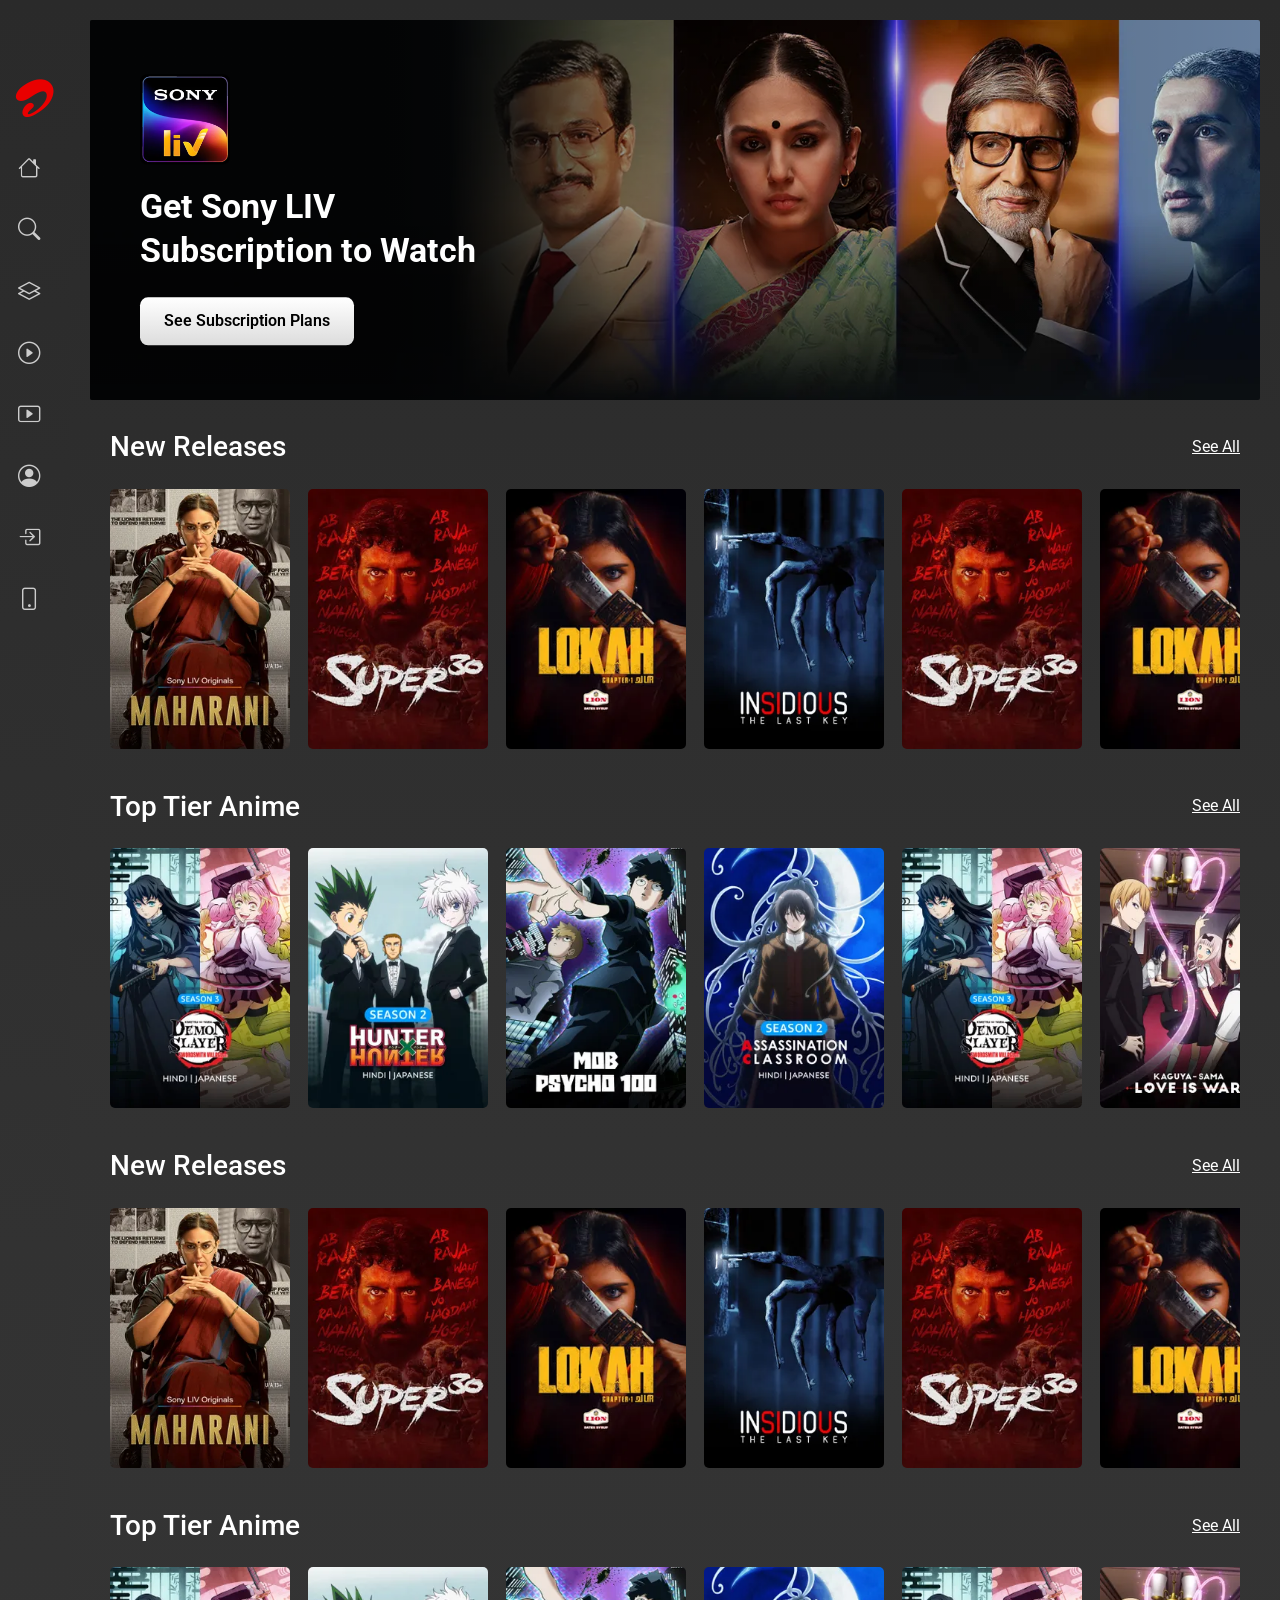
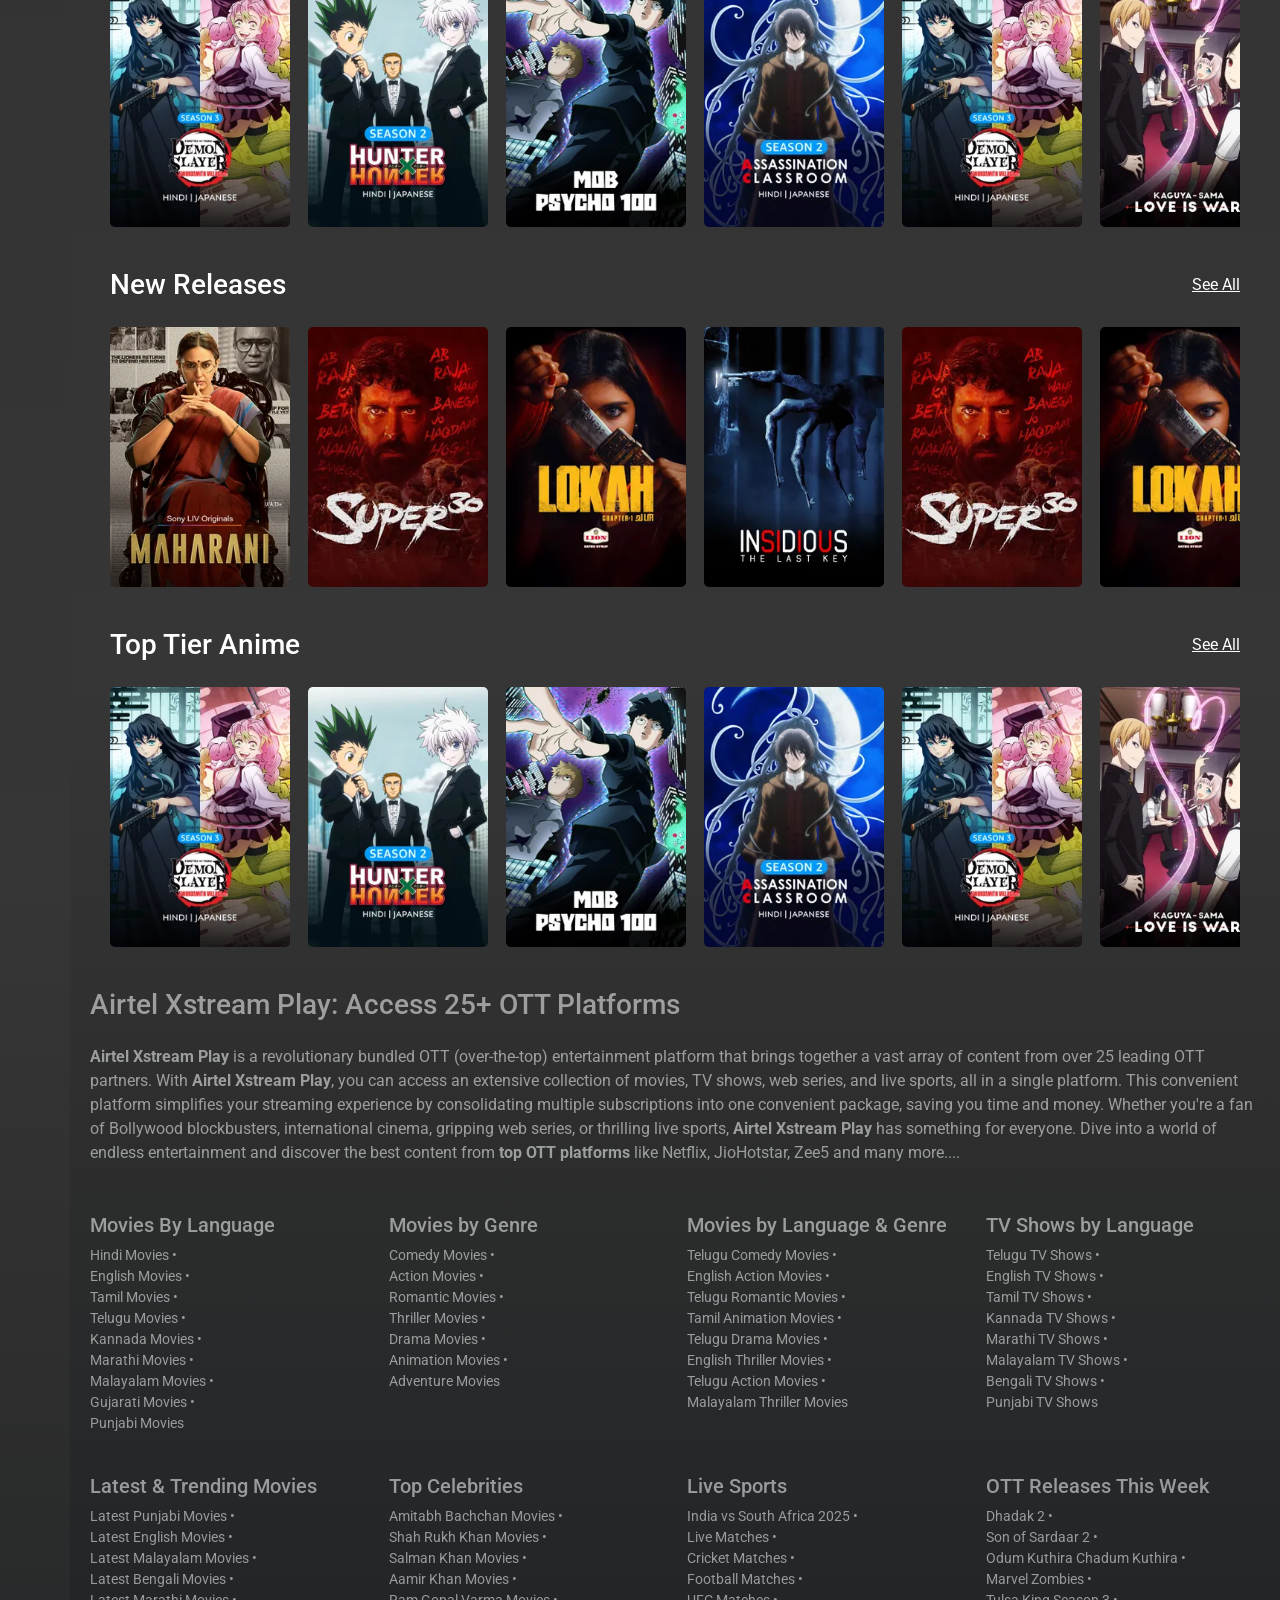
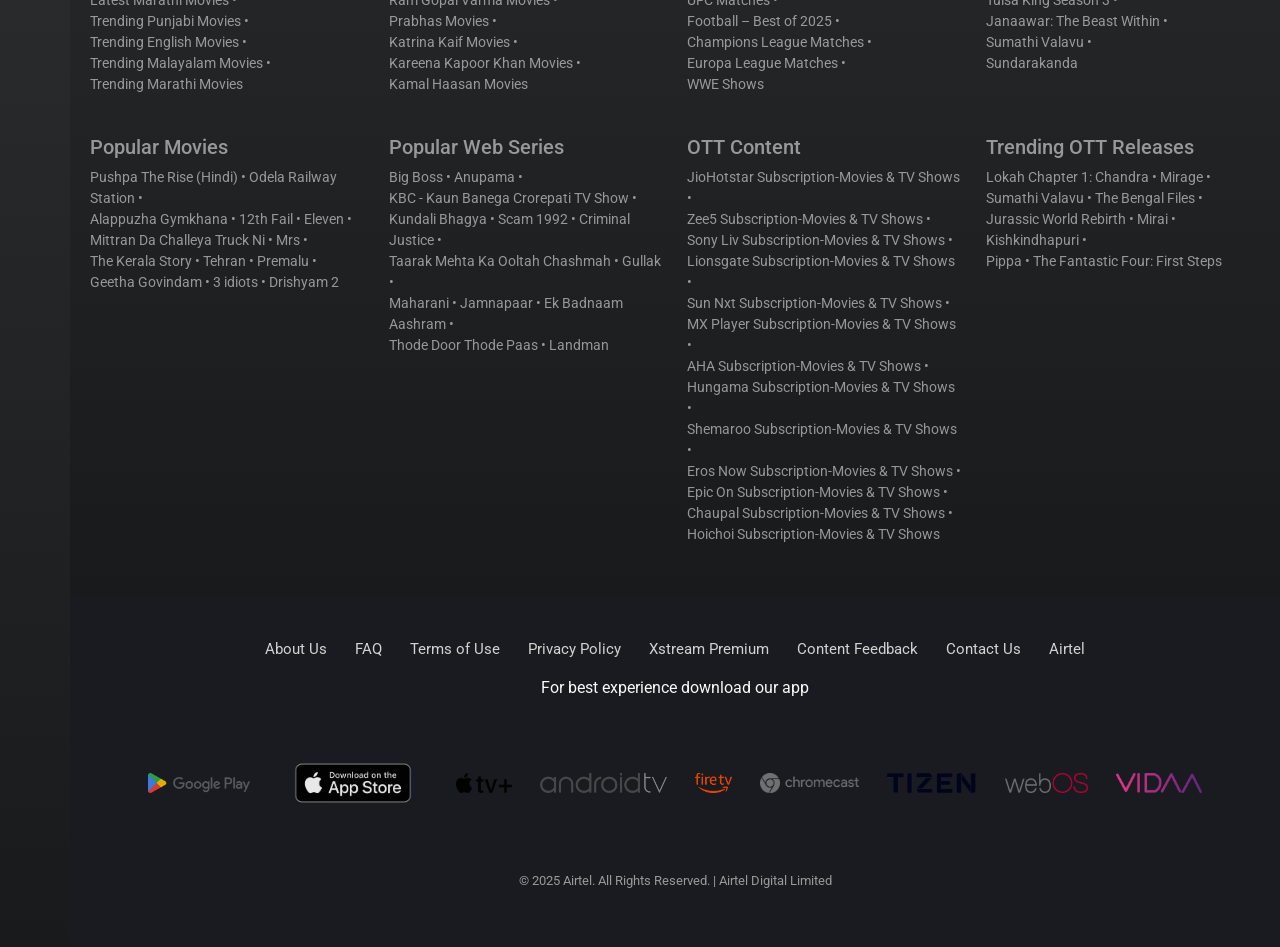
<file: singleott.html>
<!DOCTYPE html>
<html lang="en">
<head>
    <meta charset="UTF-8">
    <meta name="viewport" content="width=device-width, initial-scale=1.0">
    <title>AirtelXstream</title>

    <link rel="icon" type="image/x-icon" href="/images/airtel-xstream-play-logo-hd.png">
    <link rel="stylesheet" href="/css/style.css">
    <link href="https://cdn.jsdelivr.net/npm/bootstrap@5.3.8/dist/css/bootstrap.min.css" rel="stylesheet">
    <link rel="stylesheet" href="https://cdn.jsdelivr.net/npm/bootstrap-icons@1.11.1/font/bootstrap-icons.css">
    <link rel="preconnect" href="https://fonts.googleapis.com">
    <link rel="preconnect" href="https://fonts.gstatic.com" crossorigin>
    <link href="https://fonts.googleapis.com/css2?family=Montserrat:ital,wght@0,100..900;1,100..900&family=Roboto:ital,wght@0,100..900;1,100..900&display=swap" rel="stylesheet">
</head>
<body>
<div class="page-bg">

    <div class="sidebar">
            <div class="logo mt-2">
                <img src="./images/xsteamplay.png" class="brand">
            </div>
            <ul class="menu">
                <li><a href="./index.html"><i class="bi bi-house"></i><span>Home</span></a>
                </li>
                <li><a href="./search.html"><i class="bi bi-search"></i><span>Search</span></a>
                </li>
                <li><a href="./otts.html"><i class="bi bi-layers"></i><span>OTTs</span></a>
                </li>
                <li><a href="./free.html"><i class="bi bi-play-circle"></i><span>Free</span></a>
                </li>
                <li><a href="./myplan.html"><i class="bi bi-play-btn"></i><span>My Plans</span></a>
                </li>
                <li><a href="./profile.html"><i class="bi bi-person-circle"></i><span>Profile</span></a>
                </li>
                <li>
                    <a href="#" data-bs-toggle="modal" data-bs-target="#loginModal">
                        <i class="bi bi-box-arrow-in-right"></i><span>Log In</span>
                    </a>
                </li>
                <li><a href="https://play.google.com/store/apps/details?id=tv.accedo.airtel.wynk&_branch_match_id=1522531487299482637&utm_source=Website&utm_campaign=Top_Bottom_CTA&utm_medium=Website&_branch_referrer=H4sIAAAAAAAAA8soKSkottLXzy9IzdNLzCwqSc2pKC4pSk3M1cvM00%2F0DMzzCg%2BwcHdKsq8rSk1LLSrKzEuPTyrKLy9OLbJ1ywSK5VcAAJQeFpZEAAAA" target="_blank"><i class="bi bi-phone"></i><span>Get App</span></a>
                </li>
            </ul>
    </div>
    <div class="sidebar-fade"></div>

    <div class="main-content">

         <!-- LOGIN MODAL -->
        <div class="modal fade" id="loginModal" tabindex="-1" aria-hidden="true">
            <div class="modal-dialog modal-dialog-centered">
                <div class="modal-content" style="background:#101214; color:#fff; border-radius:12px; padding:20px 25px;">
                
                <div class="d-flex justify-content-between align-items-center mb-3">
                    <h4 class="m-0">Xstream Play</h4>
                    <button class="btn-close btn-close-white" data-bs-dismiss="modal"></button>
                </div>

                <h5>Enter your Airtel Number</h5>
                <p style="font-size:14px; color:#b9b9b9;">
                    You can also use your Broadband/DTH registered numbers to login
                </p>

                <form>
                    <div class="d-flex align-items-center gap-2 mb-2" style="border-bottom:1px solid #444; padding-bottom:8px;">
                        <span style="font-size:18px;">+91</span>
                        <input id="mobileInput" type="text" class="form-control bg-transparent text-white" placeholder="Enter mobile number">
                    </div>

                    <span id="mobileError" style="color:red; font-size:14px;"></span>

                    <button id="continueBtn" type="button" class="btn w-100 mt-3" style="background:#ffffff; color:#000; border-radius:8px; padding:10px;">
                        Continue
                    </button>
                </form>

                <p class="mt-3 text-center" style="font-size:12px; color:#b9b9b9;">
                    I agree to the <a href="#" style="color:#fff;">Terms of Uses</a> and 
                    <a href="#" style="color:#fff;">Privacy Policy</a>
                </p>

                </div>
            </div>
        </div>

        <!-- OTP MODAL -->
        <div class="modal fade" id="otpModal" tabindex="-1" aria-hidden="true">
            <div class="modal-dialog modal-dialog-centered">
                <div class="modal-content" style="background:#101214; color:#fff; border-radius:12px; padding:25px;">
                    <div class="d-flex align-items-center mb-3">
                        <h5 class="m-0">Verify your number</h5>
                    </div>

                    <p class="mb-1">Enter OTP sent to <span id="otpMobile" style="font-weight:600;"></span></p>

                    <div class="d-flex justify-content-between gap-2 my-4">
                        <input maxlength="1" class="otp-input form-control text-center bg-transparent text-white">
                        <input maxlength="1" class="otp-input form-control text-center bg-transparent text-white">
                        <input maxlength="1" class="otp-input form-control text-center bg-transparent text-white">
                        <input maxlength="1" class="otp-input form-control text-center bg-transparent text-white">
                    </div>

                    <span id="otpError" style="color:red; font-size:14px;"></span>
                    <p class="text-center mb-4" id="resendTimer" style="color:#b9b9b9;">Resend OTP in (0:30)</p>

                    <button class="btn w-100" style="background:#ffffff; color:#000; border-radius:8px; padding:10px;">
                        VERIFY
                    </button>

                    <p class="mt-3 text-center" style="font-size:12px; color:#b9b9b9;">
                        I agree to the <a href="#" style="color:#fff;">Terms of Uses</a> and
                        <a href="#" style="color:#fff;">Privacy Policy</a>
                    </p>

                </div>
            </div>
        </div>

        <div class="ott-hero">
            <img src="./images/ott/singleott1.webp" class="ott-hero-bg">

            <div class="ott-hero-overlay">
                <img src="./images/ott/plan4.webp" class="ott-hero-logo">

                <h1 class="ott-hero-title">
                    Get Sony LIV<br>Subscription to Watch
                </h1>

                <a href="./myplan.html"><button class="ott-hero-btn">See Subscription Plans</button></a>
            </div>
        </div>

        <div class="movie-section mt-3">
            <div class="d-flex justify-content-between align-items-center">
                <h3 class="text-white m-0">New Releases</h3>
                <a href="./seeall.html" class="text-white">See All</a>
            </div>
            <div class="movie-scroll-container">
                <button class="scroll-btn left-btn">❮</button>
                <div class="movie-scroller">
                    <div class="movie-scroll-inner">
                        <div class="movie-card-wrapper">
                            <a href="./webseriespage.html" class="movie-link">
                                <div class="movie-card">
                                    <img src="./images/episodes/maharani2.webp" alt="movie">
                                    <div class="card-overlay">
                                        <h5 class="movie-title">Maharani</h5>
                                        <div class="badges">
                                            <span class="badge age">U/A 13+</span>
                                            <span class="badge type">Movie</span>
                                        </div>
                                        <button class="watchlist-btn"><span>+</span> Add To Watchlist</button>
                                    </div>
                                </div>
                            </a>
                        </div>
                        <div class="movie-card-wrapper">
                            <a href="./singlepage.html" class="movie-link">
                                <div class="movie-card">
                                    <img src="./images/index/super30.webp" alt="movie">
                                    <div class="card-overlay">
                                        <h5 class="movie-title">Super 30</h5>
                                        <div class="badges">
                                            <span class="badge age">U/A 13+</span>
                                            <span class="badge type">Movie</span>
                                        </div>
                                        <button class="watchlist-btn"><span>+</span> Add To Watchlist</button>
                                    </div>
                                </div>
                            </a>
                        </div>

                        <div class="movie-card-wrapper">
                            <a href="./singlepage.html" class="movie-link">
                                <div class="movie-card">
                                    <img src="./images/index/lokah.webp" alt="movie">
                                    <div class="card-overlay">
                                        <h5 class="movie-title">Lokah</h5>
                                        <div class="badges">
                                            <span class="badge age">U/A 13+</span>
                                            <span class="badge type">Movie</span>
                                        </div>
                                        <button class="watchlist-btn"><span>+</span> Add To Watchlist</button>
                                    </div>
                                </div>
                            </a>
                        </div>
                        <div class="movie-card-wrapper">
                            <a href="./singlepage.html" class="movie-link">
                                <div class="movie-card">
                                    <img src="./images/index/insidiousthelastkey_portrait_thumb.webp" alt="movie">
                                    <div class="card-overlay">
                                        <h5 class="movie-title">Insidious The Lastkey</h5>
                                        <div class="badges">
                                            <span class="badge age">U/A 13+</span>
                                            <span class="badge type">Movie</span>
                                        </div>
                                        <button class="watchlist-btn"><span>+</span> Add To Watchlist</button>
                                    </div>
                                </div>
                            </a>
                        </div>
                        <div class="movie-card-wrapper">
                            <a href="./singlepage.html" class="movie-link">
                                <div class="movie-card">
                                    <img src="./images/index/super30.webp" alt="movie">
                                    <div class="card-overlay">
                                        <h5 class="movie-title">Super 30</h5>
                                        <div class="badges">
                                            <span class="badge age">U/A 13+</span>
                                            <span class="badge type">Movie</span>
                                        </div>
                                        <button class="watchlist-btn"><span>+</span> Add To Watchlist</button>
                                    </div>
                                </div>
                            </a>
                        </div>

                        <div class="movie-card-wrapper">
                            <a href="./singlepage.html" class="movie-link">
                                <div class="movie-card">
                                    <img src="./images/index/lokah.webp" alt="movie">
                                    <div class="card-overlay">
                                        <h5 class="movie-title">Lokah</h5>
                                        <div class="badges">
                                            <span class="badge age">U/A 13+</span>
                                            <span class="badge type">Movie</span>
                                        </div>
                                        <button class="watchlist-btn"><span>+</span> Add To Watchlist</button>
                                    </div>
                                </div>
                            </a>
                        </div>
                        <div class="movie-card-wrapper">
                            <a href="./singlepage.html" class="movie-link">
                                <div class="movie-card">
                                    <img src="./images/index/lokah.webp" alt="movie">
                                    <div class="card-overlay">
                                        <h5 class="movie-title">Lokah</h5>
                                        <div class="badges">
                                            <span class="badge age">U/A 13+</span>
                                            <span class="badge type">Movie</span>
                                        </div>
                                        <button class="watchlist-btn"><span>+</span> Add To Watchlist</button>
                                    </div>
                                </div>
                            </a>
                        </div>
                        <div class="movie-card-wrapper">
                            <a href="./singlepage.html" class="movie-link">
                                <div class="movie-card">
                                    <img src="./images/index/insidiousthelastkey_portrait_thumb.webp" alt="movie">
                                    <div class="card-overlay">
                                        <h5 class="movie-title">Insidious The Lastkey</h5>
                                        <div class="badges">
                                            <span class="badge age">U/A 13+</span>
                                            <span class="badge type">Movie</span>
                                        </div>
                                        <button class="watchlist-btn"><span>+</span> Add To Watchlist</button>
                                    </div>
                                </div>
                            </a>
                        </div>
                        <div class="movie-card-wrapper">
                            <a href="./singlepage.html" class="movie-link">
                                <div class="movie-card">
                                    <img src="./images/index/super30.webp" alt="movie">
                                    <div class="card-overlay">
                                        <h5 class="movie-title">Super 30</h5>
                                        <div class="badges">
                                            <span class="badge age">U/A 13+</span>
                                            <span class="badge type">Movie</span>
                                        </div>
                                        <button class="watchlist-btn"><span>+</span> Add To Watchlist</button>
                                    </div>
                                </div>
                            </a>
                        </div>

                        <div class="movie-card-wrapper">
                            <a href="./singlepage.html" class="movie-link">
                                <div class="movie-card">
                                    <img src="./images/index/lokah.webp" alt="movie">
                                    <div class="card-overlay">
                                        <h5 class="movie-title">Lokah</h5>
                                        <div class="badges">
                                            <span class="badge age">U/A 13+</span>
                                            <span class="badge type">Movie</span>
                                        </div>
                                        <button class="watchlist-btn"><span>+</span> Add To Watchlist</button>
                                    </div>
                                </div>
                            </a>
                        </div>

                    </div>
                </div>
                <button class="scroll-btn right-btn">❯</button>
            </div>
        </div>
        <div class="movie-section mt-3">
            <div class="d-flex justify-content-between align-items-center">
                <h3 class="text-white m-0">Top Tier Anime</h3>
                <a href="./seeall.html" class="text-white">See All</a>
            </div>
            <div class="movie-scroll-container">
                <button class="scroll-btn left-btn">❮</button>
                <div class="movie-scroller">
                    <div class="movie-scroll-inner">
                        <div class="movie-card-wrapper">
                            <a href="./singlepage.html" class="movie-link">
                                <div class="movie-card">
                                    <img src="./images/index/anime1.webp" alt="movie">
                                    <div class="card-overlay">
                                        <h5 class="movie-title">Insidious The Lastkey</h5>
                                        <div class="badges">
                                            <span class="badge age">U/A 13+</span>
                                            <span class="badge type">Movie</span>
                                        </div>
                                        <button class="watchlist-btn"><span>+</span> Add To Watchlist</button>
                                    </div>
                                </div>
                            </a>
                        </div>
                        <div class="movie-card-wrapper">
                            <a href="./singlepage.html" class="movie-link">
                                <div class="movie-card">
                                    <img src="./images/index/anime5.webp" alt="movie">
                                    <div class="card-overlay">
                                        <h5 class="movie-title">Super 30</h5>
                                        <div class="badges">
                                            <span class="badge age">U/A 13+</span>
                                            <span class="badge type">Movie</span>
                                        </div>
                                        <button class="watchlist-btn"><span>+</span> Add To Watchlist</button>
                                    </div>
                                </div>
                            </a>
                        </div>

                        <div class="movie-card-wrapper">
                            <a href="./singlepage.html" class="movie-link">
                                <div class="movie-card">
                                    <img src="./images/index/anime8.webp" alt="movie">
                                    <div class="card-overlay">
                                        <h5 class="movie-title">Lokah</h5>
                                        <div class="badges">
                                            <span class="badge age">U/A 13+</span>
                                            <span class="badge type">Movie</span>
                                        </div>
                                        <button class="watchlist-btn"><span>+</span> Add To Watchlist</button>
                                    </div>
                                </div>
                            </a>
                        </div>
                        <div class="movie-card-wrapper">
                            <a href="./singlepage.html" class="movie-link">
                                <div class="movie-card">
                                    <img src="./images/index/anime2.webp" alt="movie">
                                    <div class="card-overlay">
                                        <h5 class="movie-title">Insidious The Lastkey</h5>
                                        <div class="badges">
                                            <span class="badge age">U/A 13+</span>
                                            <span class="badge type">Movie</span>
                                        </div>
                                        <button class="watchlist-btn"><span>+</span> Add To Watchlist</button>
                                    </div>
                                </div>
                            </a>
                        </div>
                        <div class="movie-card-wrapper">
                            <a href="./singlepage.html" class="movie-link">
                                <div class="movie-card">
                                    <img src="./images/index/anime1.webp" alt="movie">
                                    <div class="card-overlay">
                                        <h5 class="movie-title">Super 30</h5>
                                        <div class="badges">
                                            <span class="badge age">U/A 13+</span>
                                            <span class="badge type">Movie</span>
                                        </div>
                                        <button class="watchlist-btn"><span>+</span> Add To Watchlist</button>
                                    </div>
                                </div>
                            </a>
                        </div>

                        <div class="movie-card-wrapper">
                            <a href="./singlepage.html" class="movie-link">
                                <div class="movie-card">
                                    <img src="./images/index/anime6.webp" alt="movie">
                                    <div class="card-overlay">
                                        <h5 class="movie-title">Lokah</h5>
                                        <div class="badges">
                                            <span class="badge age">U/A 13+</span>
                                            <span class="badge type">Movie</span>
                                        </div>
                                        <button class="watchlist-btn"><span>+</span> Add To Watchlist</button>
                                    </div>
                                </div>
                            </a>
                        </div>
                        <div class="movie-card-wrapper">
                            <a href="./singlepage.html" class="movie-link">
                                <div class="movie-card">
                                    <img src="./images/index/anime4.webp" alt="movie">
                                    <div class="card-overlay">
                                        <h5 class="movie-title">Lokah</h5>
                                        <div class="badges">
                                            <span class="badge age">U/A 13+</span>
                                            <span class="badge type">Movie</span>
                                        </div>
                                        <button class="watchlist-btn"><span>+</span> Add To Watchlist</button>
                                    </div>
                                </div>
                            </a>
                        </div>
                        <div class="movie-card-wrapper">
                            <a href="./singlepage.html" class="movie-link">
                                <div class="movie-card">
                                    <img src="/images/index/anime3.webp" alt="movie">
                                    <div class="card-overlay">
                                        <h5 class="movie-title">Insidious The Lastkey</h5>
                                        <div class="badges">
                                            <span class="badge age">U/A 13+</span>
                                            <span class="badge type">Movie</span>
                                        </div>
                                        <button class="watchlist-btn"><span>+</span> Add To Watchlist</button>
                                    </div>
                                </div>
                            </a>
                        </div>
                        <div class="movie-card-wrapper">
                            <a href="./singlepage.html" class="movie-link">
                                <div class="movie-card">
                                    <img src="./images/index/anime5.webp" alt="movie">
                                    <div class="card-overlay">
                                        <h5 class="movie-title">Super 30</h5>
                                        <div class="badges">
                                            <span class="badge age">U/A 13+</span>
                                            <span class="badge type">Movie</span>
                                        </div>
                                        <button class="watchlist-btn"><span>+</span> Add To Watchlist</button>
                                    </div>
                                </div>
                            </a>
                        </div>

                        <div class="movie-card-wrapper">
                            <a href="./singlepage.html" class="movie-link">
                                <div class="movie-card">
                                    <img src="./images/index/anime6.webp" alt="movie">
                                    <div class="card-overlay">
                                        <h5 class="movie-title">Lokah</h5>
                                        <div class="badges">
                                            <span class="badge age">U/A 13+</span>
                                            <span class="badge type">Movie</span>
                                        </div>
                                        <button class="watchlist-btn"><span>+</span> Add To Watchlist</button>
                                    </div>
                                </div>
                            </a>
                        </div>

                    </div>
                </div>
                <button class="scroll-btn right-btn">❯</button>
            </div>
        </div>  
        <div class="movie-section mt-3">
            <div class="d-flex justify-content-between align-items-center">
                <h3 class="text-white m-0">New Releases</h3>
                <a href="./seeall.html" class="text-white">See All</a>
            </div>
            <div class="movie-scroll-container">
                <button class="scroll-btn left-btn">❮</button>
                <div class="movie-scroller">
                    <div class="movie-scroll-inner">
                        <div class="movie-card-wrapper">
                            <a href="./webseriespage.html" class="movie-link">
                                <div class="movie-card">
                                    <img src="./images/episodes/maharani2.webp" alt="movie">
                                    <div class="card-overlay">
                                        <h5 class="movie-title">Maharani</h5>
                                        <div class="badges">
                                            <span class="badge age">U/A 13+</span>
                                            <span class="badge type">Movie</span>
                                        </div>
                                        <button class="watchlist-btn"><span>+</span> Add To Watchlist</button>
                                    </div>
                                </div>
                            </a>
                        </div>
                        <div class="movie-card-wrapper">
                            <a href="./singlepage.html" class="movie-link">
                                <div class="movie-card">
                                    <img src="./images/index/super30.webp" alt="movie">
                                    <div class="card-overlay">
                                        <h5 class="movie-title">Super 30</h5>
                                        <div class="badges">
                                            <span class="badge age">U/A 13+</span>
                                            <span class="badge type">Movie</span>
                                        </div>
                                        <button class="watchlist-btn"><span>+</span> Add To Watchlist</button>
                                    </div>
                                </div>
                            </a>
                        </div>

                        <div class="movie-card-wrapper">
                            <a href="./singlepage.html" class="movie-link">
                                <div class="movie-card">
                                    <img src="./images/index/lokah.webp" alt="movie">
                                    <div class="card-overlay">
                                        <h5 class="movie-title">Lokah</h5>
                                        <div class="badges">
                                            <span class="badge age">U/A 13+</span>
                                            <span class="badge type">Movie</span>
                                        </div>
                                        <button class="watchlist-btn"><span>+</span> Add To Watchlist</button>
                                    </div>
                                </div>
                            </a>
                        </div>
                        <div class="movie-card-wrapper">
                            <a href="./singlepage.html" class="movie-link">
                                <div class="movie-card">
                                    <img src="./images/index/insidiousthelastkey_portrait_thumb.webp" alt="movie">
                                    <div class="card-overlay">
                                        <h5 class="movie-title">Insidious The Lastkey</h5>
                                        <div class="badges">
                                            <span class="badge age">U/A 13+</span>
                                            <span class="badge type">Movie</span>
                                        </div>
                                        <button class="watchlist-btn"><span>+</span> Add To Watchlist</button>
                                    </div>
                                </div>
                            </a>
                        </div>
                        <div class="movie-card-wrapper">
                            <a href="./singlepage.html" class="movie-link">
                                <div class="movie-card">
                                    <img src="./images/index/super30.webp" alt="movie">
                                    <div class="card-overlay">
                                        <h5 class="movie-title">Super 30</h5>
                                        <div class="badges">
                                            <span class="badge age">U/A 13+</span>
                                            <span class="badge type">Movie</span>
                                        </div>
                                        <button class="watchlist-btn"><span>+</span> Add To Watchlist</button>
                                    </div>
                                </div>
                            </a>
                        </div>

                        <div class="movie-card-wrapper">
                            <a href="./singlepage.html" class="movie-link">
                                <div class="movie-card">
                                    <img src="./images/index/lokah.webp" alt="movie">
                                    <div class="card-overlay">
                                        <h5 class="movie-title">Lokah</h5>
                                        <div class="badges">
                                            <span class="badge age">U/A 13+</span>
                                            <span class="badge type">Movie</span>
                                        </div>
                                        <button class="watchlist-btn"><span>+</span> Add To Watchlist</button>
                                    </div>
                                </div>
                            </a>
                        </div>
                        <div class="movie-card-wrapper">
                            <a href="./singlepage.html" class="movie-link">
                                <div class="movie-card">
                                    <img src="./images/index/lokah.webp" alt="movie">
                                    <div class="card-overlay">
                                        <h5 class="movie-title">Lokah</h5>
                                        <div class="badges">
                                            <span class="badge age">U/A 13+</span>
                                            <span class="badge type">Movie</span>
                                        </div>
                                        <button class="watchlist-btn"><span>+</span> Add To Watchlist</button>
                                    </div>
                                </div>
                            </a>
                        </div>
                        <div class="movie-card-wrapper">
                            <a href="./singlepage.html" class="movie-link">
                                <div class="movie-card">
                                    <img src="./images/index/insidiousthelastkey_portrait_thumb.webp" alt="movie">
                                    <div class="card-overlay">
                                        <h5 class="movie-title">Insidious The Lastkey</h5>
                                        <div class="badges">
                                            <span class="badge age">U/A 13+</span>
                                            <span class="badge type">Movie</span>
                                        </div>
                                        <button class="watchlist-btn"><span>+</span> Add To Watchlist</button>
                                    </div>
                                </div>
                            </a>
                        </div>
                        <div class="movie-card-wrapper">
                            <a href="./singlepage.html" class="movie-link">
                                <div class="movie-card">
                                    <img src="./images/index/super30.webp" alt="movie">
                                    <div class="card-overlay">
                                        <h5 class="movie-title">Super 30</h5>
                                        <div class="badges">
                                            <span class="badge age">U/A 13+</span>
                                            <span class="badge type">Movie</span>
                                        </div>
                                        <button class="watchlist-btn"><span>+</span> Add To Watchlist</button>
                                    </div>
                                </div>
                            </a>
                        </div>

                        <div class="movie-card-wrapper">
                            <a href="./singlepage.html" class="movie-link">
                                <div class="movie-card">
                                    <img src="./images/index/lokah.webp" alt="movie">
                                    <div class="card-overlay">
                                        <h5 class="movie-title">Lokah</h5>
                                        <div class="badges">
                                            <span class="badge age">U/A 13+</span>
                                            <span class="badge type">Movie</span>
                                        </div>
                                        <button class="watchlist-btn"><span>+</span> Add To Watchlist</button>
                                    </div>
                                </div>
                            </a>
                        </div>

                    </div>
                </div>
                <button class="scroll-btn right-btn">❯</button>
            </div>
        </div>
        <div class="movie-section mt-3">
            <div class="d-flex justify-content-between align-items-center">
                <h3 class="text-white m-0">Top Tier Anime</h3>
                <a href="./seeall.html" class="text-white">See All</a>
            </div>
            <div class="movie-scroll-container">
                <button class="scroll-btn left-btn">❮</button>
                <div class="movie-scroller">
                    <div class="movie-scroll-inner">
                        <div class="movie-card-wrapper">
                            <a href="./singlepage.html" class="movie-link">
                                <div class="movie-card">
                                    <img src="./images/index/anime1.webp" alt="movie">
                                    <div class="card-overlay">
                                        <h5 class="movie-title">Insidious The Lastkey</h5>
                                        <div class="badges">
                                            <span class="badge age">U/A 13+</span>
                                            <span class="badge type">Movie</span>
                                        </div>
                                        <button class="watchlist-btn"><span>+</span> Add To Watchlist</button>
                                    </div>
                                </div>
                            </a>
                        </div>
                        <div class="movie-card-wrapper">
                            <a href="./singlepage.html" class="movie-link">
                                <div class="movie-card">
                                    <img src="./images/index/anime5.webp" alt="movie">
                                    <div class="card-overlay">
                                        <h5 class="movie-title">Super 30</h5>
                                        <div class="badges">
                                            <span class="badge age">U/A 13+</span>
                                            <span class="badge type">Movie</span>
                                        </div>
                                        <button class="watchlist-btn"><span>+</span> Add To Watchlist</button>
                                    </div>
                                </div>
                            </a>
                        </div>

                        <div class="movie-card-wrapper">
                            <a href="./singlepage.html" class="movie-link">
                                <div class="movie-card">
                                    <img src="./images/index/anime8.webp" alt="movie">
                                    <div class="card-overlay">
                                        <h5 class="movie-title">Lokah</h5>
                                        <div class="badges">
                                            <span class="badge age">U/A 13+</span>
                                            <span class="badge type">Movie</span>
                                        </div>
                                        <button class="watchlist-btn"><span>+</span> Add To Watchlist</button>
                                    </div>
                                </div>
                            </a>
                        </div>
                        <div class="movie-card-wrapper">
                            <a href="./singlepage.html" class="movie-link">
                                <div class="movie-card">
                                    <img src="./images/index/anime2.webp" alt="movie">
                                    <div class="card-overlay">
                                        <h5 class="movie-title">Insidious The Lastkey</h5>
                                        <div class="badges">
                                            <span class="badge age">U/A 13+</span>
                                            <span class="badge type">Movie</span>
                                        </div>
                                        <button class="watchlist-btn"><span>+</span> Add To Watchlist</button>
                                    </div>
                                </div>
                            </a>
                        </div>
                        <div class="movie-card-wrapper">
                            <a href="./singlepage.html" class="movie-link">
                                <div class="movie-card">
                                    <img src="./images/index/anime1.webp" alt="movie">
                                    <div class="card-overlay">
                                        <h5 class="movie-title">Super 30</h5>
                                        <div class="badges">
                                            <span class="badge age">U/A 13+</span>
                                            <span class="badge type">Movie</span>
                                        </div>
                                        <button class="watchlist-btn"><span>+</span> Add To Watchlist</button>
                                    </div>
                                </div>
                            </a>
                        </div>

                        <div class="movie-card-wrapper">
                            <a href="./singlepage.html" class="movie-link">
                                <div class="movie-card">
                                    <img src="./images/index/anime6.webp" alt="movie">
                                    <div class="card-overlay">
                                        <h5 class="movie-title">Lokah</h5>
                                        <div class="badges">
                                            <span class="badge age">U/A 13+</span>
                                            <span class="badge type">Movie</span>
                                        </div>
                                        <button class="watchlist-btn"><span>+</span> Add To Watchlist</button>
                                    </div>
                                </div>
                            </a>
                        </div>
                        <div class="movie-card-wrapper">
                            <a href="./singlepage.html" class="movie-link">
                                <div class="movie-card">
                                    <img src="./images/index/anime4.webp" alt="movie">
                                    <div class="card-overlay">
                                        <h5 class="movie-title">Lokah</h5>
                                        <div class="badges">
                                            <span class="badge age">U/A 13+</span>
                                            <span class="badge type">Movie</span>
                                        </div>
                                        <button class="watchlist-btn"><span>+</span> Add To Watchlist</button>
                                    </div>
                                </div>
                            </a>
                        </div>
                        <div class="movie-card-wrapper">
                            <a href="./singlepage.html" class="movie-link">
                                <div class="movie-card">
                                    <img src="/images/index/anime3.webp" alt="movie">
                                    <div class="card-overlay">
                                        <h5 class="movie-title">Insidious The Lastkey</h5>
                                        <div class="badges">
                                            <span class="badge age">U/A 13+</span>
                                            <span class="badge type">Movie</span>
                                        </div>
                                        <button class="watchlist-btn"><span>+</span> Add To Watchlist</button>
                                    </div>
                                </div>
                            </a>
                        </div>
                        <div class="movie-card-wrapper">
                            <a href="./singlepage.html" class="movie-link">
                                <div class="movie-card">
                                    <img src="./images/index/anime5.webp" alt="movie">
                                    <div class="card-overlay">
                                        <h5 class="movie-title">Super 30</h5>
                                        <div class="badges">
                                            <span class="badge age">U/A 13+</span>
                                            <span class="badge type">Movie</span>
                                        </div>
                                        <button class="watchlist-btn"><span>+</span> Add To Watchlist</button>
                                    </div>
                                </div>
                            </a>
                        </div>

                        <div class="movie-card-wrapper">
                            <a href="./singlepage.html" class="movie-link">
                                <div class="movie-card">
                                    <img src="./images/index/anime6.webp" alt="movie">
                                    <div class="card-overlay">
                                        <h5 class="movie-title">Lokah</h5>
                                        <div class="badges">
                                            <span class="badge age">U/A 13+</span>
                                            <span class="badge type">Movie</span>
                                        </div>
                                        <button class="watchlist-btn"><span>+</span> Add To Watchlist</button>
                                    </div>
                                </div>
                            </a>
                        </div>

                    </div>
                </div>
                <button class="scroll-btn right-btn">❯</button>
            </div>
        </div>  
        <div class="movie-section mt-3">
            <div class="d-flex justify-content-between align-items-center">
                <h3 class="text-white m-0">New Releases</h3>
                <a href="./seeall.html" class="text-white">See All</a>
            </div>
            <div class="movie-scroll-container">
                <button class="scroll-btn left-btn">❮</button>
                <div class="movie-scroller">
                    <div class="movie-scroll-inner">
                        <div class="movie-card-wrapper">
                            <a href="./webseriespage.html" class="movie-link">
                                <div class="movie-card">
                                    <img src="./images/episodes/maharani2.webp" alt="movie">
                                    <div class="card-overlay">
                                        <h5 class="movie-title">Maharani</h5>
                                        <div class="badges">
                                            <span class="badge age">U/A 13+</span>
                                            <span class="badge type">Movie</span>
                                        </div>
                                        <button class="watchlist-btn"><span>+</span> Add To Watchlist</button>
                                    </div>
                                </div>
                            </a>
                        </div>
                        <div class="movie-card-wrapper">
                            <a href="./singlepage.html" class="movie-link">
                                <div class="movie-card">
                                    <img src="./images/index/super30.webp" alt="movie">
                                    <div class="card-overlay">
                                        <h5 class="movie-title">Super 30</h5>
                                        <div class="badges">
                                            <span class="badge age">U/A 13+</span>
                                            <span class="badge type">Movie</span>
                                        </div>
                                        <button class="watchlist-btn"><span>+</span> Add To Watchlist</button>
                                    </div>
                                </div>
                            </a>
                        </div>

                        <div class="movie-card-wrapper">
                            <a href="./singlepage.html" class="movie-link">
                                <div class="movie-card">
                                    <img src="./images/index/lokah.webp" alt="movie">
                                    <div class="card-overlay">
                                        <h5 class="movie-title">Lokah</h5>
                                        <div class="badges">
                                            <span class="badge age">U/A 13+</span>
                                            <span class="badge type">Movie</span>
                                        </div>
                                        <button class="watchlist-btn"><span>+</span> Add To Watchlist</button>
                                    </div>
                                </div>
                            </a>
                        </div>
                        <div class="movie-card-wrapper">
                            <a href="./singlepage.html" class="movie-link">
                                <div class="movie-card">
                                    <img src="./images/index/insidiousthelastkey_portrait_thumb.webp" alt="movie">
                                    <div class="card-overlay">
                                        <h5 class="movie-title">Insidious The Lastkey</h5>
                                        <div class="badges">
                                            <span class="badge age">U/A 13+</span>
                                            <span class="badge type">Movie</span>
                                        </div>
                                        <button class="watchlist-btn"><span>+</span> Add To Watchlist</button>
                                    </div>
                                </div>
                            </a>
                        </div>
                        <div class="movie-card-wrapper">
                            <a href="./singlepage.html" class="movie-link">
                                <div class="movie-card">
                                    <img src="./images/index/super30.webp" alt="movie">
                                    <div class="card-overlay">
                                        <h5 class="movie-title">Super 30</h5>
                                        <div class="badges">
                                            <span class="badge age">U/A 13+</span>
                                            <span class="badge type">Movie</span>
                                        </div>
                                        <button class="watchlist-btn"><span>+</span> Add To Watchlist</button>
                                    </div>
                                </div>
                            </a>
                        </div>

                        <div class="movie-card-wrapper">
                            <a href="./singlepage.html" class="movie-link">
                                <div class="movie-card">
                                    <img src="./images/index/lokah.webp" alt="movie">
                                    <div class="card-overlay">
                                        <h5 class="movie-title">Lokah</h5>
                                        <div class="badges">
                                            <span class="badge age">U/A 13+</span>
                                            <span class="badge type">Movie</span>
                                        </div>
                                        <button class="watchlist-btn"><span>+</span> Add To Watchlist</button>
                                    </div>
                                </div>
                            </a>
                        </div>
                        <div class="movie-card-wrapper">
                            <a href="./singlepage.html" class="movie-link">
                                <div class="movie-card">
                                    <img src="./images/index/lokah.webp" alt="movie">
                                    <div class="card-overlay">
                                        <h5 class="movie-title">Lokah</h5>
                                        <div class="badges">
                                            <span class="badge age">U/A 13+</span>
                                            <span class="badge type">Movie</span>
                                        </div>
                                        <button class="watchlist-btn"><span>+</span> Add To Watchlist</button>
                                    </div>
                                </div>
                            </a>
                        </div>
                        <div class="movie-card-wrapper">
                            <a href="./singlepage.html" class="movie-link">
                                <div class="movie-card">
                                    <img src="./images/index/insidiousthelastkey_portrait_thumb.webp" alt="movie">
                                    <div class="card-overlay">
                                        <h5 class="movie-title">Insidious The Lastkey</h5>
                                        <div class="badges">
                                            <span class="badge age">U/A 13+</span>
                                            <span class="badge type">Movie</span>
                                        </div>
                                        <button class="watchlist-btn"><span>+</span> Add To Watchlist</button>
                                    </div>
                                </div>
                            </a>
                        </div>
                        <div class="movie-card-wrapper">
                            <a href="./singlepage.html" class="movie-link">
                                <div class="movie-card">
                                    <img src="./images/index/super30.webp" alt="movie">
                                    <div class="card-overlay">
                                        <h5 class="movie-title">Super 30</h5>
                                        <div class="badges">
                                            <span class="badge age">U/A 13+</span>
                                            <span class="badge type">Movie</span>
                                        </div>
                                        <button class="watchlist-btn"><span>+</span> Add To Watchlist</button>
                                    </div>
                                </div>
                            </a>
                        </div>

                        <div class="movie-card-wrapper">
                            <a href="./singlepage.html" class="movie-link">
                                <div class="movie-card">
                                    <img src="./images/index/lokah.webp" alt="movie">
                                    <div class="card-overlay">
                                        <h5 class="movie-title">Lokah</h5>
                                        <div class="badges">
                                            <span class="badge age">U/A 13+</span>
                                            <span class="badge type">Movie</span>
                                        </div>
                                        <button class="watchlist-btn"><span>+</span> Add To Watchlist</button>
                                    </div>
                                </div>
                            </a>
                        </div>

                    </div>
                </div>
                <button class="scroll-btn right-btn">❯</button>
            </div>
        </div>
        <div class="movie-section mt-3">
            <div class="d-flex justify-content-between align-items-center">
                <h3 class="text-white m-0">Top Tier Anime</h3>
                <a href="./seeall.html" class="text-white">See All</a>
            </div>
            <div class="movie-scroll-container">
                <button class="scroll-btn left-btn">❮</button>
                <div class="movie-scroller">
                    <div class="movie-scroll-inner">
                        <div class="movie-card-wrapper">
                            <a href="./singlepage.html" class="movie-link">
                                <div class="movie-card">
                                    <img src="./images/index/anime1.webp" alt="movie">
                                    <div class="card-overlay">
                                        <h5 class="movie-title">Insidious The Lastkey</h5>
                                        <div class="badges">
                                            <span class="badge age">U/A 13+</span>
                                            <span class="badge type">Movie</span>
                                        </div>
                                        <button class="watchlist-btn"><span>+</span> Add To Watchlist</button>
                                    </div>
                                </div>
                            </a>
                        </div>
                        <div class="movie-card-wrapper">
                            <a href="./singlepage.html" class="movie-link">
                                <div class="movie-card">
                                    <img src="./images/index/anime5.webp" alt="movie">
                                    <div class="card-overlay">
                                        <h5 class="movie-title">Super 30</h5>
                                        <div class="badges">
                                            <span class="badge age">U/A 13+</span>
                                            <span class="badge type">Movie</span>
                                        </div>
                                        <button class="watchlist-btn"><span>+</span> Add To Watchlist</button>
                                    </div>
                                </div>
                            </a>
                        </div>

                        <div class="movie-card-wrapper">
                            <a href="./singlepage.html" class="movie-link">
                                <div class="movie-card">
                                    <img src="./images/index/anime8.webp" alt="movie">
                                    <div class="card-overlay">
                                        <h5 class="movie-title">Lokah</h5>
                                        <div class="badges">
                                            <span class="badge age">U/A 13+</span>
                                            <span class="badge type">Movie</span>
                                        </div>
                                        <button class="watchlist-btn"><span>+</span> Add To Watchlist</button>
                                    </div>
                                </div>
                            </a>
                        </div>
                        <div class="movie-card-wrapper">
                            <a href="./singlepage.html" class="movie-link">
                                <div class="movie-card">
                                    <img src="./images/index/anime2.webp" alt="movie">
                                    <div class="card-overlay">
                                        <h5 class="movie-title">Insidious The Lastkey</h5>
                                        <div class="badges">
                                            <span class="badge age">U/A 13+</span>
                                            <span class="badge type">Movie</span>
                                        </div>
                                        <button class="watchlist-btn"><span>+</span> Add To Watchlist</button>
                                    </div>
                                </div>
                            </a>
                        </div>
                        <div class="movie-card-wrapper">
                            <a href="./singlepage.html" class="movie-link">
                                <div class="movie-card">
                                    <img src="./images/index/anime1.webp" alt="movie">
                                    <div class="card-overlay">
                                        <h5 class="movie-title">Super 30</h5>
                                        <div class="badges">
                                            <span class="badge age">U/A 13+</span>
                                            <span class="badge type">Movie</span>
                                        </div>
                                        <button class="watchlist-btn"><span>+</span> Add To Watchlist</button>
                                    </div>
                                </div>
                            </a>
                        </div>

                        <div class="movie-card-wrapper">
                            <a href="./singlepage.html" class="movie-link">
                                <div class="movie-card">
                                    <img src="./images/index/anime6.webp" alt="movie">
                                    <div class="card-overlay">
                                        <h5 class="movie-title">Lokah</h5>
                                        <div class="badges">
                                            <span class="badge age">U/A 13+</span>
                                            <span class="badge type">Movie</span>
                                        </div>
                                        <button class="watchlist-btn"><span>+</span> Add To Watchlist</button>
                                    </div>
                                </div>
                            </a>
                        </div>
                        <div class="movie-card-wrapper">
                            <a href="./singlepage.html" class="movie-link">
                                <div class="movie-card">
                                    <img src="./images/index/anime4.webp" alt="movie">
                                    <div class="card-overlay">
                                        <h5 class="movie-title">Lokah</h5>
                                        <div class="badges">
                                            <span class="badge age">U/A 13+</span>
                                            <span class="badge type">Movie</span>
                                        </div>
                                        <button class="watchlist-btn"><span>+</span> Add To Watchlist</button>
                                    </div>
                                </div>
                            </a>
                        </div>
                        <div class="movie-card-wrapper">
                            <a href="./singlepage.html" class="movie-link">
                                <div class="movie-card">
                                    <img src="/images/index/anime3.webp" alt="movie">
                                    <div class="card-overlay">
                                        <h5 class="movie-title">Insidious The Lastkey</h5>
                                        <div class="badges">
                                            <span class="badge age">U/A 13+</span>
                                            <span class="badge type">Movie</span>
                                        </div>
                                        <button class="watchlist-btn"><span>+</span> Add To Watchlist</button>
                                    </div>
                                </div>
                            </a>
                        </div>
                        <div class="movie-card-wrapper">
                            <a href="./singlepage.html" class="movie-link">
                                <div class="movie-card">
                                    <img src="./images/index/anime5.webp" alt="movie">
                                    <div class="card-overlay">
                                        <h5 class="movie-title">Super 30</h5>
                                        <div class="badges">
                                            <span class="badge age">U/A 13+</span>
                                            <span class="badge type">Movie</span>
                                        </div>
                                        <button class="watchlist-btn"><span>+</span> Add To Watchlist</button>
                                    </div>
                                </div>
                            </a>
                        </div>

                        <div class="movie-card-wrapper">
                            <a href="./singlepage.html" class="movie-link">
                                <div class="movie-card">
                                    <img src="./images/index/anime6.webp" alt="movie">
                                    <div class="card-overlay">
                                        <h5 class="movie-title">Lokah</h5>
                                        <div class="badges">
                                            <span class="badge age">U/A 13+</span>
                                            <span class="badge type">Movie</span>
                                        </div>
                                        <button class="watchlist-btn"><span>+</span> Add To Watchlist</button>
                                    </div>
                                </div>
                            </a>
                        </div>

                    </div>
                </div>
                <button class="scroll-btn right-btn">❯</button>
            </div>
        </div>  
        <!-- Upper Footer Section -->
        <div class="upper-footer text-light py-3">


            <h3 class="mb-4">Airtel Xstream Play: Access 25+ OTT Platforms</h3>

            <p class="mb-3">
                <strong>Airtel Xstream Play</strong> is a revolutionary bundled OTT (over-the-top) entertainment platform that brings together a vast array of 
                content from over 25 leading OTT partners. With <strong>Airtel Xstream Play</strong>, you can access an extensive collection of 
                movies, TV shows, web series, and live sports, all in a single platform. This convenient platform simplifies your streaming 
                experience by consolidating multiple subscriptions into one convenient package, saving you time and money. Whether you're a fan 
                of Bollywood blockbusters, international cinema, gripping web series, or thrilling live sports, <strong>Airtel Xstream Play</strong> 
                has something for everyone. Dive into a world of endless entertainment and discover the best content from 
                <strong class="text-light">top OTT platforms</strong> like Netflix, JioHotstar, Zee5 and many more....
            </p>

            <div class="row mt-4 g-4">

                <!-- Movies By Language -->
                <div class="col-md-3">
                    <h5 class="upper-footer-textheader">Movies By Language</h5>
                    <ul class="list-unstyled small">
                        <li>Hindi Movies •</li>
                        <li>English Movies •</li>
                        <li>Tamil Movies •</li>
                        <li>Telugu Movies •</li>
                        <li>Kannada Movies •</li>
                        <li>Marathi Movies •</li>
                        <li>Malayalam Movies •</li>
                        <li>Gujarati Movies •</li>
                        <li>Punjabi Movies</li>
                    </ul>
                </div>

                <!-- Movies by Genre -->
                <div class="col-md-3">
                    <h5>Movies by Genre</h5>
                    <ul class="list-unstyled small">
                        <li>Comedy Movies •</li>
                        <li>Action Movies •</li>
                        <li>Romantic Movies •</li>
                        <li>Thriller Movies •</li>
                        <li>Drama Movies •</li>
                        <li>Animation Movies •</li>
                        <li>Adventure Movies</li>
                    </ul>
                </div>

                <!-- Movies by Language & Genre -->
                <div class="col-md-3">
                    <h5>Movies by Language & Genre</h5>
                    <ul class="list-unstyled small">
                        <li>Telugu Comedy Movies •</li>
                        <li>English Action Movies •</li>
                        <li>Telugu Romantic Movies •</li>
                        <li>Tamil Animation Movies •</li>
                        <li>Telugu Drama Movies •</li>
                        <li>English Thriller Movies •</li>
                        <li>Telugu Action Movies •</li>
                        <li>Malayalam Thriller Movies</li>
                    </ul>
                </div>

                <!-- TV Shows by Language -->
                <div class="col-md-3">
                    <h5>TV Shows by Language</h5>
                    <ul class="list-unstyled small">
                        <li>Telugu TV Shows •</li>
                        <li>English TV Shows •</li>
                        <li>Tamil TV Shows •</li>
                        <li>Kannada TV Shows •</li>
                        <li>Marathi TV Shows •</li>
                        <li>Malayalam TV Shows •</li>
                        <li>Bengali TV Shows •</li>
                        <li>Punjabi TV Shows</li>
                    </ul>
                </div>

                <!-- Latest & Trending Movies -->
                <div class="col-md-3">
                    <h5>Latest & Trending Movies</h5>
                    <ul class="list-unstyled small">
                        <li>Latest Punjabi Movies •</li>
                        <li>Latest English Movies •</li>
                        <li>Latest Malayalam Movies •</li>
                        <li>Latest Bengali Movies •</li>
                        <li>Latest Marathi Movies •</li>
                        <li>Trending Punjabi Movies •</li>
                        <li>Trending English Movies •</li>
                        <li>Trending Malayalam Movies •</li>
                        <li>Trending Marathi Movies</li>
                    </ul>
                </div>

                <!-- Top Celebrities -->
                <div class="col-md-3">
                    <h5>Top Celebrities</h5>
                    <ul class="list-unstyled small">
                        <li>Amitabh Bachchan Movies •</li>
                        <li>Shah Rukh Khan Movies •</li>
                        <li>Salman Khan Movies •</li>
                        <li>Aamir Khan Movies •</li>
                        <li>Ram Gopal Varma Movies •</li>
                        <li>Prabhas Movies •</li>
                        <li>Katrina Kaif Movies •</li>
                        <li>Kareena Kapoor Khan Movies •</li>
                        <li>Kamal Haasan Movies</li>
                    </ul>
                </div>

                <!-- Live Sports -->
                <div class="col-md-3">
                    <h5>Live Sports</h5>
                    <ul class="list-unstyled small">
                        <li>India vs South Africa 2025 •</li>
                        <li>Live Matches •</li>
                        <li>Cricket Matches •</li>
                        <li>Football Matches •</li>
                        <li>UFC Matches •</li>
                        <li>Football – Best of 2025 •</li>
                        <li>Champions League Matches •</li>
                        <li>Europa League Matches •</li>
                        <li>WWE Shows</li>
                    </ul>
                </div>

                <!-- OTT Releases This Week -->
                <div class="col-md-3">
                    <h5>OTT Releases This Week</h5>
                    <ul class="list-unstyled small">
                        <li>Dhadak 2 •</li>
                        <li>Son of Sardaar 2 •</li>
                        <li>Odum Kuthira Chadum Kuthira •</li>
                        <li>Marvel Zombies •</li>
                        <li>Tulsa King Season 3 •</li>
                        <li>Janaawar: The Beast Within •</li>
                        <li>Sumathi Valavu •</li>
                        <li>Sundarakanda</li>
                    </ul>
                </div>

                <div class="col-md-3">
                <h5>Popular Movies</h5>
                    <ul class="list-unstyled small">
                        <li>Pushpa The Rise (Hindi) • Odela Railway Station •</li>
                        <li>Alappuzha Gymkhana • 12th Fail • Eleven •</li>
                        <li>Mittran Da Challeya Truck Ni • Mrs •</li>
                        <li>The Kerala Story • Tehran • Premalu •</li>
                        <li>Geetha Govindam • 3 idiots • Drishyam 2</li>
                    </ul>
                </div>

            <!-- Popular Web Series -->
            <div class="col-md-3">
                <h5>Popular Web Series</h5>
                <ul class="list-unstyled small">
                    <li>Big Boss • Anupama •</li>
                    <li>KBC - Kaun Banega Crorepati TV Show •</li>
                    <li>Kundali Bhagya • Scam 1992 • Criminal Justice •</li>
                    <li>Taarak Mehta Ka Ooltah Chashmah • Gullak •</li>
                    <li>Maharani • Jamnapaar • Ek Badnaam Aashram •</li>
                    <li>Thode Door Thode Paas • Landman</li>
                </ul>
            </div>

            <!-- OTT Content -->
            <div class="col-md-3">
                <h5>OTT Content</h5>
                <ul class="list-unstyled small">
                    <li>JioHotstar Subscription-Movies & TV Shows •</li>
                    <li>Zee5 Subscription-Movies & TV Shows •</li>
                    <li>Sony Liv Subscription-Movies & TV Shows •</li>
                    <li>Lionsgate Subscription-Movies & TV Shows •</li>
                    <li>Sun Nxt Subscription-Movies & TV Shows •</li>
                    <li>MX Player Subscription-Movies & TV Shows •</li>
                    <li>AHA Subscription-Movies & TV Shows •</li>
                    <li>Hungama Subscription-Movies & TV Shows •</li>
                    <li>Shemaroo Subscription-Movies & TV Shows •</li>
                    <li>Eros Now Subscription-Movies & TV Shows •</li>
                    <li>Epic On Subscription-Movies & TV Shows •</li>
                    <li>Chaupal Subscription-Movies & TV Shows •</li>
                    <li>Hoichoi Subscription-Movies & TV Shows</li>
                </ul>
            </div>

            <!-- Trending OTT Releases -->
            <div class="col-md-3">
                <h5>Trending OTT Releases</h5>
                <ul class="list-unstyled small">
                    <li>Lokah Chapter 1: Chandra • Mirage •</li>
                    <li>Sumathi Valavu • The Bengal Files •</li>
                    <li>Jurassic World Rebirth • Mirai • Kishkindhapuri •</li>
                    <li>Pippa • The Fantastic Four: First Steps</li>
                </ul>
            </div>

            </div>
        </div>
        <!-- Upper Footer Section -->

    </div>

    <footer class="footer">
    
    <div class="footer-links">
        <a href="#">About Us</a>
        <a href="#">FAQ</a>
        <a href="#">Terms of Use</a>
        <a href="#">Privacy Policy</a>
        <a href="#">Xstream Premium</a>
        <a href="#">Content Feedback</a>
        <a href="#">Contact Us</a>
        <a href="#">Airtel</a>
    </div>

    <p class="footer-text text-light">For best experience download our app</p>

    <div class="footer-apps">
        <img src="/images/index/Google_Play_2022_logo.svg.png" alt="googleplay">
        <img src="/images/index/App_Store_(iOS)-Badge-Logo.wine.png" style="width: 150px; height: 100px;" alt="appstore">
        <img src="/images/index/apple-tv-plus-seeklogo.png" alt="appletv">
        <img src="/images/index/android-tv-seeklogo.png" alt="androidtv">
        <img src="/images/index/amazon-fire-tv-seeklogo.png" alt="firetv">
        <img src="/images/index/chromecast-seeklogo.png" alt="chromecast">
        <img src="/images/index/tizen-seeklogo.png" alt="tizen">
        <img src="/images/index/webos-seeklogo.png" alt="webos">
        <img src="/images/index/vidaa-tv-os-seeklogo.png" alt="vidaa">
    </div>

    <p class="copyright">© 2025 Airtel. All Rights Reserved. | Airtel Digital Limited</p>

    </footer>
</div>

<script src="https://cdn.jsdelivr.net/npm/bootstrap@5.3.8/dist/js/bootstrap.bundle.min.js"></script>
<script src="./js/script.js"></script>

</body>
</html>
</file>
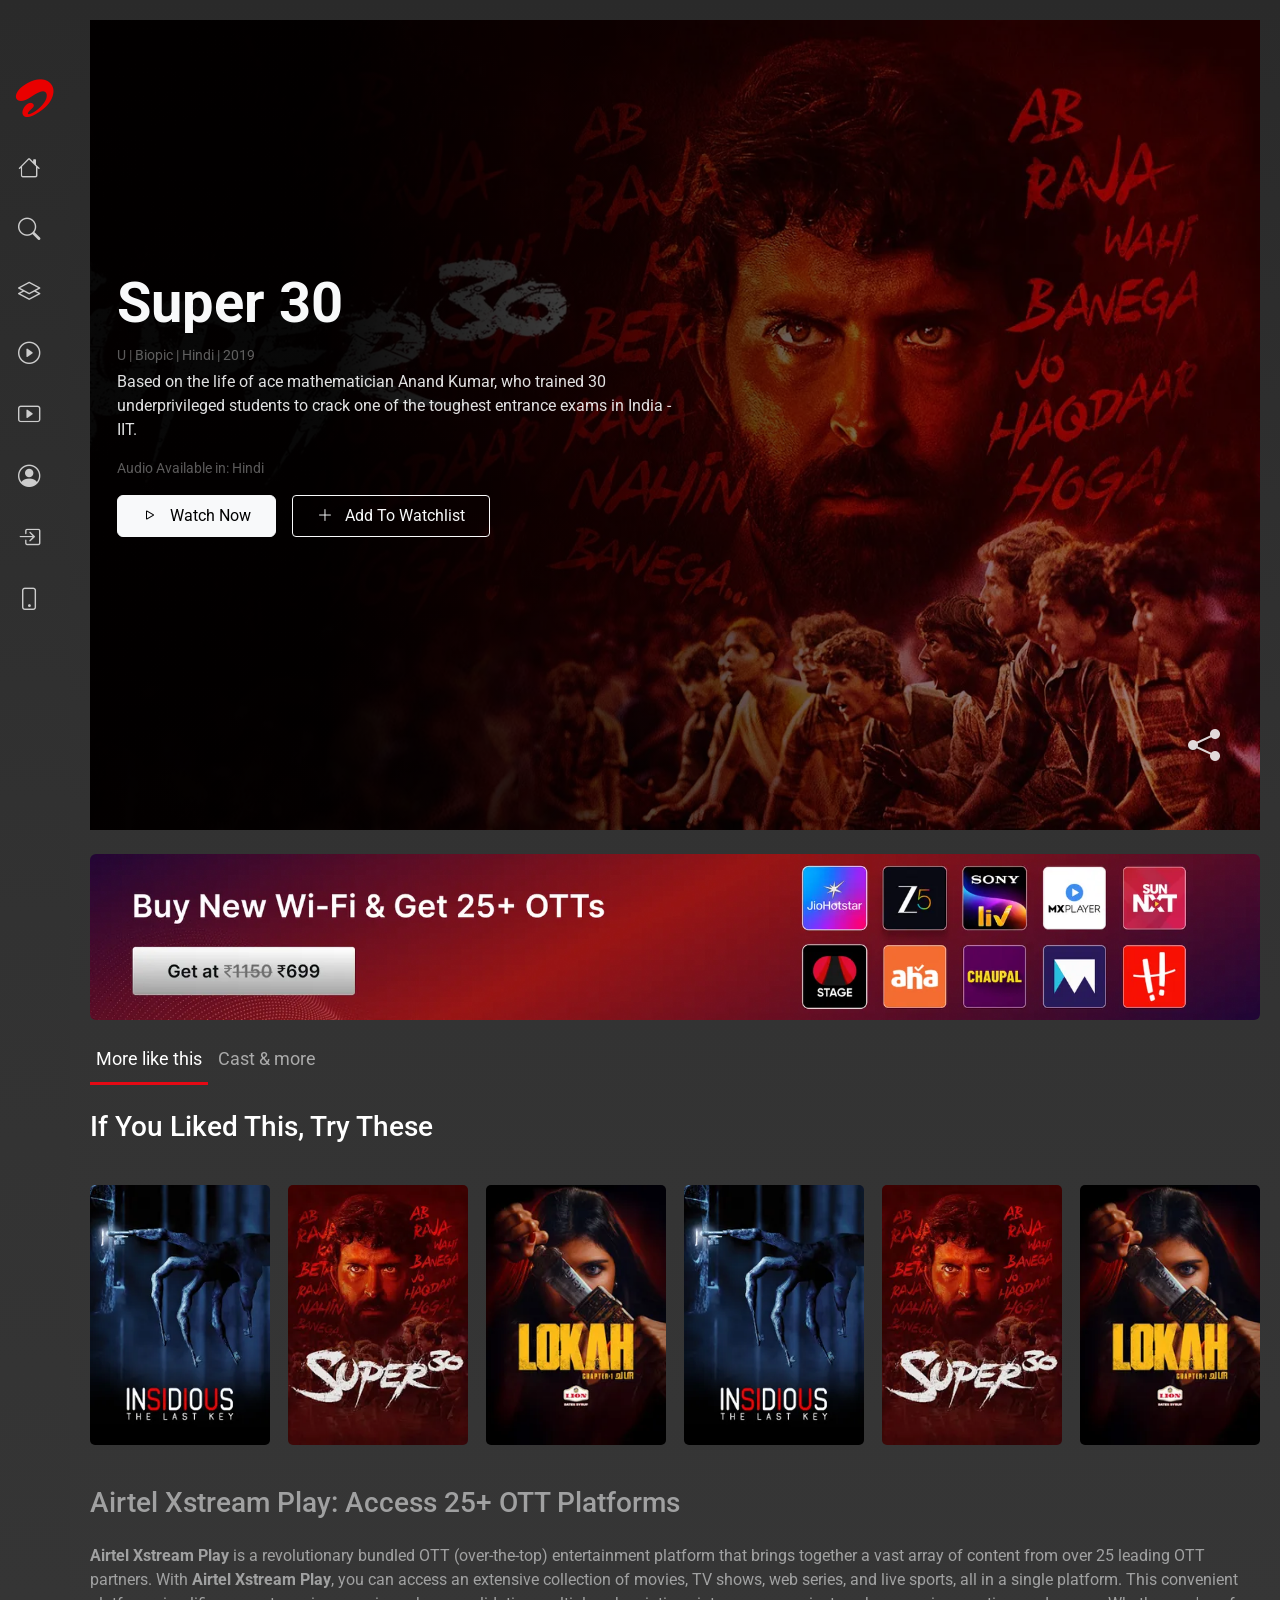
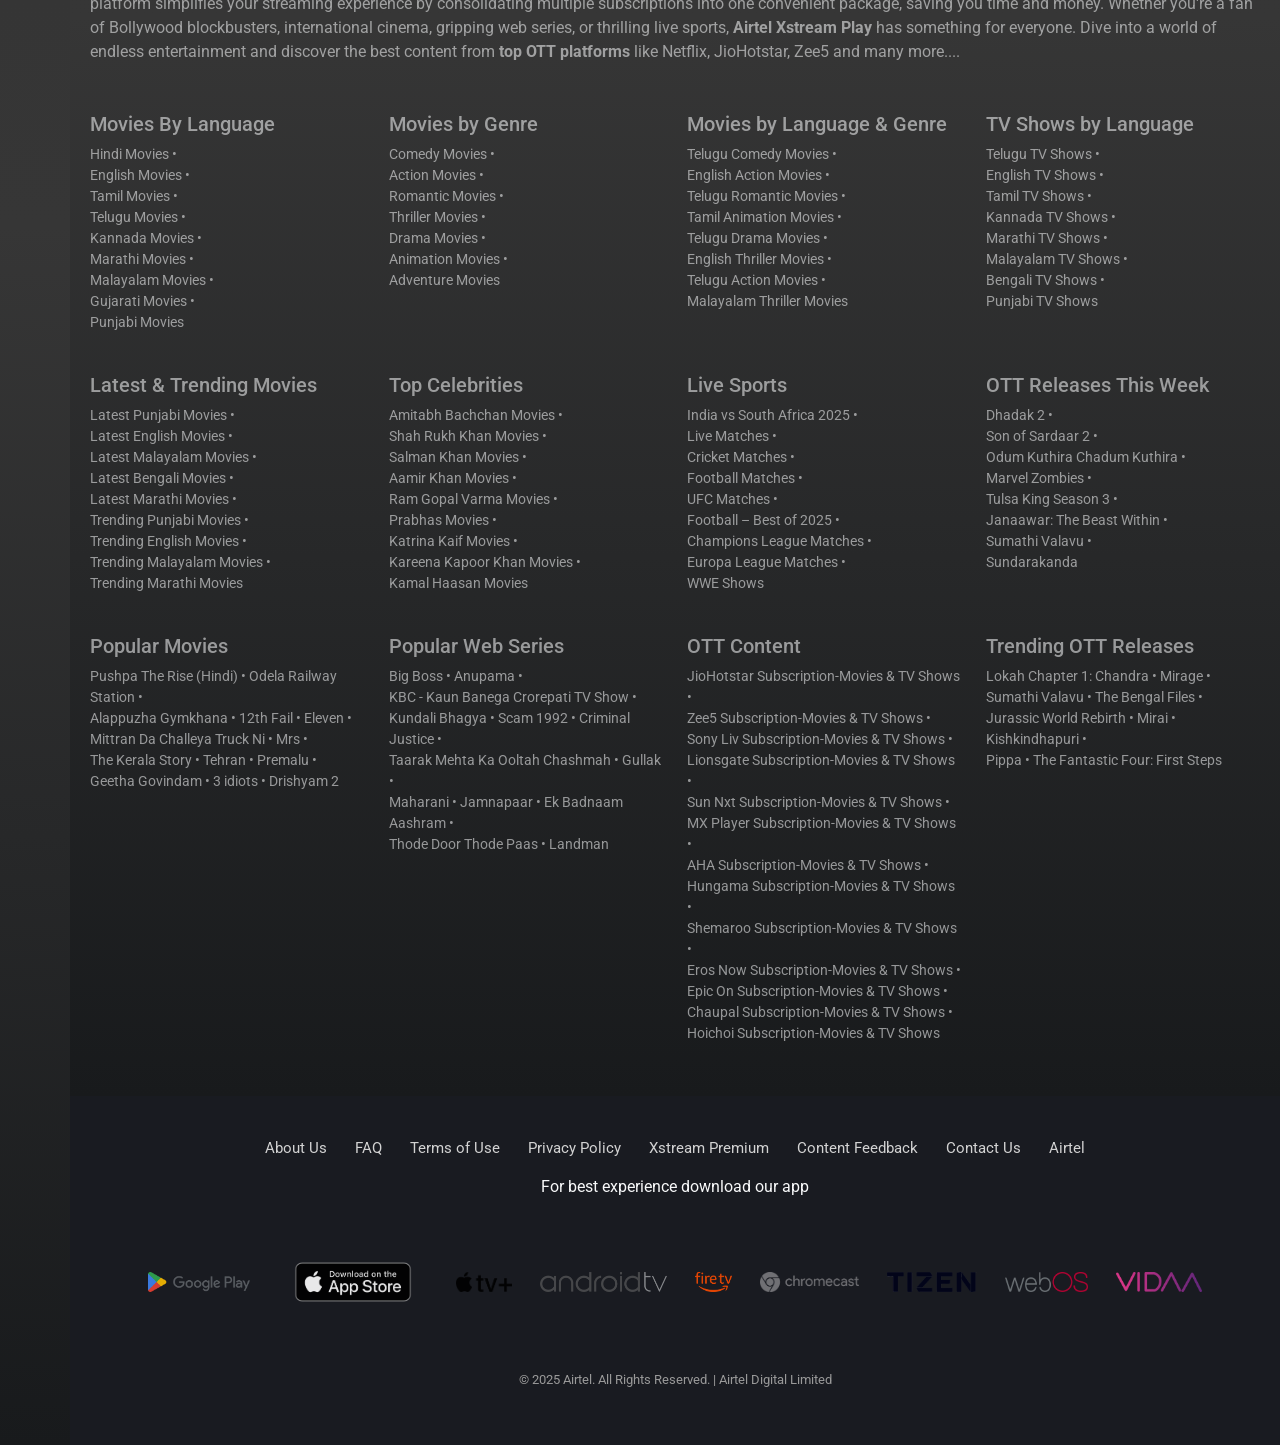
<file: singlepage.html>
<!DOCTYPE html>
<html lang="en">
<head>
    <meta charset="UTF-8">
    <meta name="viewport" content="width=device-width, initial-scale=1.0">
    <title>AirtelXstream</title>

    <link rel="icon" type="image/x-icon" href="/images/airtel-xstream-play-logo-hd.png">
    <link rel="stylesheet" href="/css/style.css">
    <link href="https://cdn.jsdelivr.net/npm/bootstrap@5.3.8/dist/css/bootstrap.min.css" rel="stylesheet">
    <link rel="stylesheet" href="https://cdn.jsdelivr.net/npm/bootstrap-icons@1.11.1/font/bootstrap-icons.css">
    <link rel="preconnect" href="https://fonts.googleapis.com">
    <link rel="preconnect" href="https://fonts.gstatic.com" crossorigin>
    <link href="https://fonts.googleapis.com/css2?family=Montserrat:ital,wght@0,100..900;1,100..900&family=Roboto:ital,wght@0,100..900;1,100..900&display=swap" rel="stylesheet">
</head>
<body>
<div class="page-bg">

    <div class="sidebar">
            <div class="logo mt-2">
                <img src="./images/xsteamplay.png" class="brand">
            </div>
            <ul class="menu">
                <li><a href="./index.html"><i class="bi bi-house"></i><span>Home</span></a>
                </li>
                <li><a href="./search.html"><i class="bi bi-search"></i><span>Search</span></a>
                </li>
                <li><a href="./otts.html"><i class="bi bi-layers"></i><span>OTTs</span></a>
                </li>
                <li><a href="./free.html"><i class="bi bi-play-circle"></i><span>Free</span></a>
                </li>
                <li><a href="./myplan.html"><i class="bi bi-play-btn"></i><span>My Plans</span></a>
                </li>
                <li><a href="./profile.html"><i class="bi bi-person-circle"></i><span>Profile</span></a>
                </li>
                <li>
                    <a href="#" data-bs-toggle="modal" data-bs-target="#loginModal">
                        <i class="bi bi-box-arrow-in-right"></i><span>Log In</span>
                    </a>
                </li>
                <li><a href="https://play.google.com/store/apps/details?id=tv.accedo.airtel.wynk&_branch_match_id=1522531487299482637&utm_source=Website&utm_campaign=Top_Bottom_CTA&utm_medium=Website&_branch_referrer=H4sIAAAAAAAAA8soKSkottLXzy9IzdNLzCwqSc2pKC4pSk3M1cvM00%2F0DMzzCg%2BwcHdKsq8rSk1LLSrKzEuPTyrKLy9OLbJ1ywSK5VcAAJQeFpZEAAAA" target="_blank"><i class="bi bi-phone"></i><span>Get App</span></a>
                </li>
            </ul>
    </div>
    <div class="sidebar-fade"></div>

    <div class="main-content">

         <!-- LOGIN MODAL -->
        <div class="modal fade" id="loginModal" tabindex="-1" aria-hidden="true">
            <div class="modal-dialog modal-dialog-centered">
                <div class="modal-content" style="background:#101214; color:#fff; border-radius:12px; padding:20px 25px;">
                
                <div class="d-flex justify-content-between align-items-center mb-3">
                    <h4 class="m-0">Xstream Play</h4>
                    <button class="btn-close btn-close-white" data-bs-dismiss="modal"></button>
                </div>

                <h5>Enter your Airtel Number</h5>
                <p style="font-size:14px; color:#b9b9b9;">
                    You can also use your Broadband/DTH registered numbers to login
                </p>

                <form>
                    <div class="d-flex align-items-center gap-2 mb-2" style="border-bottom:1px solid #444; padding-bottom:8px;">
                        <span style="font-size:18px;">+91</span>
                        <input id="mobileInput" type="text" class="form-control bg-transparent text-white" placeholder="Enter mobile number">
                    </div>

                    <span id="mobileError" style="color:red; font-size:14px;"></span>

                    <button id="continueBtn" type="button" class="btn w-100 mt-3" style="background:#ffffff; color:#000; border-radius:8px; padding:10px;">
                        Continue
                    </button>
                </form>

                <p class="mt-3 text-center" style="font-size:12px; color:#b9b9b9;">
                    I agree to the <a href="#" style="color:#fff;">Terms of Uses</a> and 
                    <a href="#" style="color:#fff;">Privacy Policy</a>
                </p>

                </div>
            </div>
        </div>

        <!-- OTP MODAL -->
        <div class="modal fade" id="otpModal" tabindex="-1" aria-hidden="true">
            <div class="modal-dialog modal-dialog-centered">
                <div class="modal-content" style="background:#101214; color:#fff; border-radius:12px; padding:25px;">
                    <div class="d-flex align-items-center mb-3">
                        <h5 class="m-0">Verify your number</h5>
                    </div>

                    <p class="mb-1">Enter OTP sent to <span id="otpMobile" style="font-weight:600;"></span></p>

                    <div class="d-flex justify-content-between gap-2 my-4">
                        <input maxlength="1" class="otp-input form-control text-center bg-transparent text-white">
                        <input maxlength="1" class="otp-input form-control text-center bg-transparent text-white">
                        <input maxlength="1" class="otp-input form-control text-center bg-transparent text-white">
                        <input maxlength="1" class="otp-input form-control text-center bg-transparent text-white">
                    </div>

                    <span id="otpError" style="color:red; font-size:14px;"></span>
                    <p class="text-center mb-4" id="resendTimer" style="color:#b9b9b9;">Resend OTP in (0:30)</p>

                    <button class="btn w-100" style="background:#ffffff; color:#000; border-radius:8px; padding:10px;">
                        VERIFY
                    </button>

                    <p class="mt-3 text-center" style="font-size:12px; color:#b9b9b9;">
                        I agree to the <a href="#" style="color:#fff;">Terms of Uses</a> and
                        <a href="#" style="color:#fff;">Privacy Policy</a>
                    </p>

                </div>
            </div>
        </div>

        <!-- Single Movie Viewer Section -->
        <div class="smv-hero">
            <div class="smv-bg" style="background-image: url('/images/single/single2.webp');"></div>
            <video class="smv-video" muted preload="none">
                <source src="/videos/Super30.mp4" type="video/mp4">
            </video>
            <div class="smv-overlay"></div>
            <div class="container smv-content text-light">
                <h1 class="fw-bold display-4">Super 30</h1>
                <p class="smv-meta small text-white-50 mb-1">
                    U | Biopic | Hindi | 2019
                </p>
                <p class="smv-desc w-50 fs-6">
                    Based on the life of ace mathematician Anand Kumar, who trained 30 underprivileged students to crack one of the toughest entrance exams in India - IIT.
                </p>
                <p class="smv-audio small text-white-50">Audio Available in: Hindi</p>
                <div class="smv-actions d-flex gap-3 mt-3">
                    <a href="/videos/record.mp4" class="btn btn-light px-4 py-2">
                        <i class="bi bi-play me-2"></i> Watch Now
                    </a>

                    <button class="btn btn-outline-light px-4 py-2">
                        <i class="bi bi-plus-lg me-2"></i> Add To Watchlist
                    </button>
                </div>
            </div>
            <div class="smv-share">
                <i class="bi bi-share-fill"></i>
            </div>
        </div>

        <!-- WiFi Banner -->
        <div class="text-center my-4">
            <a href="https://www.airtel.in/new-connection/broadband/?price=499&utm_source=xstream&utm_campaign=bb_acq_xstream_continue_watch_web"><img src="/images/index/wifi-banner.webp" class="img-fluid rounded-2 wifi-banner"></a>
        </div>

        
        <div class="smv-tabs-container mt-4">
            <!-- Tabs -->
            <div class="smv-tabs">
                <button class="smv-tab active" data-target="#similar">More like this</button>
                <button class="smv-tab" data-target="#cast">Cast & more</button>
            </div>

            <!-- Underline -->
            <div class="smv-tab-underline mb-4"></div>

            <!-- Tab Content Wrapper -->
            <div class="smv-content-area">

                <!-- Similar Movies -->
                <div id="similar" class="smv-tab-content active">
                    <h3 class="text-white mb-3">If You Liked This, Try These</h3>

                    <div class="movie-scroll-container">
                        <button class="scroll-btn left-btn">❮</button>
                        <div class="movie-scroller">
                            <div class="movie-scroll-inner">
                                <div class="movie-card-wrapper">
                                    <a href="./singlepage.html" class="movie-link">
                                        <div class="movie-card">
                                            <img src="./images/index/insidiousthelastkey_portrait_thumb.webp" alt="movie">
                                            <div class="card-overlay">
                                                <h5 class="movie-title">Insidious The Lastkey</h5>
                                                <div class="badges">
                                                    <span class="badge age">U/A 13+</span>
                                                    <span class="badge type">Movie</span>
                                                </div>
                                                <button class="watchlist-btn"><span>+</span> Add To Watchlist</button>
                                            </div>
                                        </div>
                                    </a>
                                </div>
                                <div class="movie-card-wrapper">
                                    <a href="./singlepage.html" class="movie-link">
                                        <div class="movie-card">
                                            <img src="./images/index/super30.webp" alt="movie">
                                            <div class="card-overlay">
                                                <h5 class="movie-title">Super 30</h5>
                                                <div class="badges">
                                                    <span class="badge age">U/A 13+</span>
                                                    <span class="badge type">Movie</span>
                                                </div>
                                                <button class="watchlist-btn"><span>+</span> Add To Watchlist</button>
                                            </div>
                                        </div>
                                    </a>
                                </div>

                                <div class="movie-card-wrapper">
                                    <a href="./singlepage.html" class="movie-link">
                                        <div class="movie-card">
                                            <img src="./images/index/lokah.webp" alt="movie">
                                            <div class="card-overlay">
                                                <h5 class="movie-title">Lokah</h5>
                                                <div class="badges">
                                                    <span class="badge age">U/A 13+</span>
                                                    <span class="badge type">Movie</span>
                                                </div>
                                                <button class="watchlist-btn"><span>+</span> Add To Watchlist</button>
                                            </div>
                                        </div>
                                    </a>
                                </div>
                                <div class="movie-card-wrapper">
                                    <a href="./singlepage.html" class="movie-link">
                                        <div class="movie-card">
                                            <img src="./images/index/insidiousthelastkey_portrait_thumb.webp" alt="movie">
                                            <div class="card-overlay">
                                                <h5 class="movie-title">Insidious The Lastkey</h5>
                                                <div class="badges">
                                                    <span class="badge age">U/A 13+</span>
                                                    <span class="badge type">Movie</span>
                                                </div>
                                                <button class="watchlist-btn"><span>+</span> Add To Watchlist</button>
                                            </div>
                                        </div>
                                    </a>
                                </div>
                                <div class="movie-card-wrapper">
                                    <a href="./singlepage.html" class="movie-link">
                                        <div class="movie-card">
                                            <img src="./images/index/super30.webp" alt="movie">
                                            <div class="card-overlay">
                                                <h5 class="movie-title">Super 30</h5>
                                                <div class="badges">
                                                    <span class="badge age">U/A 13+</span>
                                                    <span class="badge type">Movie</span>
                                                </div>
                                                <button class="watchlist-btn"><span>+</span> Add To Watchlist</button>
                                            </div>
                                        </div>
                                    </a>
                                </div>

                                <div class="movie-card-wrapper">
                                    <a href="./singlepage.html" class="movie-link">
                                        <div class="movie-card">
                                            <img src="./images/index/lokah.webp" alt="movie">
                                            <div class="card-overlay">
                                                <h5 class="movie-title">Lokah</h5>
                                                <div class="badges">
                                                    <span class="badge age">U/A 13+</span>
                                                    <span class="badge type">Movie</span>
                                                </div>
                                                <button class="watchlist-btn"><span>+</span> Add To Watchlist</button>
                                            </div>
                                        </div>
                                    </a>
                                </div>
                                <div class="movie-card-wrapper">
                                    <a href="./singlepage.html" class="movie-link">
                                        <div class="movie-card">
                                            <img src="./images/index/lokah.webp" alt="movie">
                                            <div class="card-overlay">
                                                <h5 class="movie-title">Lokah</h5>
                                                <div class="badges">
                                                    <span class="badge age">U/A 13+</span>
                                                    <span class="badge type">Movie</span>
                                                </div>
                                                <button class="watchlist-btn"><span>+</span> Add To Watchlist</button>
                                            </div>
                                        </div>
                                    </a>
                                </div>
                                <div class="movie-card-wrapper">
                                    <a href="./singlepage.html" class="movie-link">
                                        <div class="movie-card">
                                            <img src="./images/index/insidiousthelastkey_portrait_thumb.webp" alt="movie">
                                            <div class="card-overlay">
                                                <h5 class="movie-title">Insidious The Lastkey</h5>
                                                <div class="badges">
                                                    <span class="badge age">U/A 13+</span>
                                                    <span class="badge type">Movie</span>
                                                </div>
                                                <button class="watchlist-btn"><span>+</span> Add To Watchlist</button>
                                            </div>
                                        </div>
                                    </a>
                                </div>
                                <div class="movie-card-wrapper">
                                    <a href="./singlepage.html" class="movie-link">
                                        <div class="movie-card">
                                            <img src="./images/index/super30.webp" alt="movie">
                                            <div class="card-overlay">
                                                <h5 class="movie-title">Super 30</h5>
                                                <div class="badges">
                                                    <span class="badge age">U/A 13+</span>
                                                    <span class="badge type">Movie</span>
                                                </div>
                                                <button class="watchlist-btn"><span>+</span> Add To Watchlist</button>
                                            </div>
                                        </div>
                                    </a>
                                </div>

                                <div class="movie-card-wrapper">
                                    <a href="./singlepage.html" class="movie-link">
                                        <div class="movie-card">
                                            <img src="./images/index/lokah.webp" alt="movie">
                                            <div class="card-overlay">
                                                <h5 class="movie-title">Lokah</h5>
                                                <div class="badges">
                                                    <span class="badge age">U/A 13+</span>
                                                    <span class="badge type">Movie</span>
                                                </div>
                                                <button class="watchlist-btn"><span>+</span> Add To Watchlist</button>
                                            </div>
                                        </div>
                                    </a>
                                </div>

                            </div>
                        </div>
                        <button class="scroll-btn right-btn">❯</button>
                    </div>
                </div>

                <!-- Cast & More -->
                <div id="cast" class="smv-tab-content">

                    <div class="d-flex justify-content-between align-items-center">
                        <h3 class="text-white m-0">Starring</h3>
                    </div>
                    <div class="cast-section">
                        <div class="cast-scroll-container">
                            <div class="cast-scroller">
                                <div class="cast-scroll-inner">

                                    <div class="cast-card-wrapper">
                                        <a href="./singlecast.html" class="cast-link">
                                            <div class="cast-card">
                                                <img src="./images/single/cam1.webp" alt="cast">
                                                <div class="cast-overlay">
                                                    <h5 class="cast-title">Allu Arjun</h5>
                                                    <div class="cast-badges">
                                                        <span class="cast-badge role">Actor</span>
                                                    </div>
                                                </div>
                                            </div>
                                        </a>
                                    </div>

                                    <div class="cast-card-wrapper">
                                        <a href="./singlecast.html" class="cast-link">
                                            <div class="cast-card">
                                                <img src="./images/single/cam2.webp" alt="cast">
                                                <div class="cast-overlay">
                                                    <h5 class="cast-title">Rashmika</h5>
                                                    <div class="cast-badges">
                                                        <span class="cast-badge role">Actor</span>
                                                    </div>
                                                </div>
                                            </div>
                                        </a>
                                    </div>

                                    <div class="cast-card-wrapper">
                                        <a href="./singlecast.html" class="cast-link">
                                            <div class="cast-card">
                                                <img src="./images/single/cam3.webp" alt="cast">
                                                <div class="cast-overlay">
                                                    <h5 class="cast-title">Sukumar</h5>
                                                    <div class="cast-badges">
                                                        <span class="cast-badge role">Director</span>
                                                    </div>
                                                </div>
                                            </div>
                                        </a>
                                    </div>

                                    <div class="cast-card-wrapper">
                                        <a href="./singlecast.html" class="cast-link">
                                            <div class="cast-card">
                                                <img src="./images/single/cam4.webp" alt="cast">
                                                <div class="cast-overlay">
                                                    <h5 class="cast-title">Shriya Saran</h5>
                                                    <div class="cast-badges">
                                                        <span class="cast-badge role">Actor</span>
                                                    </div>
                                                </div>
                                            </div>
                                        </a>
                                    </div>

                                </div>
                            </div>
                        </div>
                    </div>


                    <h3 class="text-white mb-4">About Super 30</h3>

                    <div class="row text-white">
                        <div class="col-md-6 mb-4">
                            <h5 class="mb-1">Genre</h5>
                            <p class="text">Biopic</p>
                        </div>

                        <div class="col-md-6 mb-4">
                            <h5 class="mb-1">Audio & Subtitles</h5>
                            <p class="text">Audio: Hindi</p>
                        </div>

                        <div class="col-md-6 mb-4">
                            <h5 class="mb-1">Release Year</h5>
                            <p class="text">2019</p>
                        </div>
                    </div>

                    <hr class="border-secondary">

                    <div class="mt-4">
                        <h5>Description</h5>
                        <p class="text">
                            Based on the life of ace mathematician Anand Kumar, who trained 30 underprivileged students 
                            to crack one of the toughest entrance exams in India IIT.
                        </p>
                    </div>

                </div>
            </div>
        </div>

        <!-- Upper Footer Section -->
        <div class="upper-footer text-light py-3">


            <h3 class="mb-4">Airtel Xstream Play: Access 25+ OTT Platforms</h3>

            <p class="mb-3">
                <strong>Airtel Xstream Play</strong> is a revolutionary bundled OTT (over-the-top) entertainment platform that brings together a vast array of 
                content from over 25 leading OTT partners. With <strong>Airtel Xstream Play</strong>, you can access an extensive collection of 
                movies, TV shows, web series, and live sports, all in a single platform. This convenient platform simplifies your streaming 
                experience by consolidating multiple subscriptions into one convenient package, saving you time and money. Whether you're a fan 
                of Bollywood blockbusters, international cinema, gripping web series, or thrilling live sports, <strong>Airtel Xstream Play</strong> 
                has something for everyone. Dive into a world of endless entertainment and discover the best content from 
                <strong class="text-light">top OTT platforms</strong> like Netflix, JioHotstar, Zee5 and many more....
            </p>

            <div class="row mt-4 g-4">

                <!-- Movies By Language -->
                <div class="col-md-3">
                    <h5 class="upper-footer-textheader">Movies By Language</h5>
                    <ul class="list-unstyled small">
                        <li>Hindi Movies •</li>
                        <li>English Movies •</li>
                        <li>Tamil Movies •</li>
                        <li>Telugu Movies •</li>
                        <li>Kannada Movies •</li>
                        <li>Marathi Movies •</li>
                        <li>Malayalam Movies •</li>
                        <li>Gujarati Movies •</li>
                        <li>Punjabi Movies</li>
                    </ul>
                </div>

                <!-- Movies by Genre -->
                <div class="col-md-3">
                    <h5>Movies by Genre</h5>
                    <ul class="list-unstyled small">
                        <li>Comedy Movies •</li>
                        <li>Action Movies •</li>
                        <li>Romantic Movies •</li>
                        <li>Thriller Movies •</li>
                        <li>Drama Movies •</li>
                        <li>Animation Movies •</li>
                        <li>Adventure Movies</li>
                    </ul>
                </div>

                <!-- Movies by Language & Genre -->
                <div class="col-md-3">
                    <h5>Movies by Language & Genre</h5>
                    <ul class="list-unstyled small">
                        <li>Telugu Comedy Movies •</li>
                        <li>English Action Movies •</li>
                        <li>Telugu Romantic Movies •</li>
                        <li>Tamil Animation Movies •</li>
                        <li>Telugu Drama Movies •</li>
                        <li>English Thriller Movies •</li>
                        <li>Telugu Action Movies •</li>
                        <li>Malayalam Thriller Movies</li>
                    </ul>
                </div>

                <!-- TV Shows by Language -->
                <div class="col-md-3">
                    <h5>TV Shows by Language</h5>
                    <ul class="list-unstyled small">
                        <li>Telugu TV Shows •</li>
                        <li>English TV Shows •</li>
                        <li>Tamil TV Shows •</li>
                        <li>Kannada TV Shows •</li>
                        <li>Marathi TV Shows •</li>
                        <li>Malayalam TV Shows •</li>
                        <li>Bengali TV Shows •</li>
                        <li>Punjabi TV Shows</li>
                    </ul>
                </div>

                <!-- Latest & Trending Movies -->
                <div class="col-md-3">
                    <h5>Latest & Trending Movies</h5>
                    <ul class="list-unstyled small">
                        <li>Latest Punjabi Movies •</li>
                        <li>Latest English Movies •</li>
                        <li>Latest Malayalam Movies •</li>
                        <li>Latest Bengali Movies •</li>
                        <li>Latest Marathi Movies •</li>
                        <li>Trending Punjabi Movies •</li>
                        <li>Trending English Movies •</li>
                        <li>Trending Malayalam Movies •</li>
                        <li>Trending Marathi Movies</li>
                    </ul>
                </div>

                <!-- Top Celebrities -->
                <div class="col-md-3">
                    <h5>Top Celebrities</h5>
                    <ul class="list-unstyled small">
                        <li>Amitabh Bachchan Movies •</li>
                        <li>Shah Rukh Khan Movies •</li>
                        <li>Salman Khan Movies •</li>
                        <li>Aamir Khan Movies •</li>
                        <li>Ram Gopal Varma Movies •</li>
                        <li>Prabhas Movies •</li>
                        <li>Katrina Kaif Movies •</li>
                        <li>Kareena Kapoor Khan Movies •</li>
                        <li>Kamal Haasan Movies</li>
                    </ul>
                </div>

                <!-- Live Sports -->
                <div class="col-md-3">
                    <h5>Live Sports</h5>
                    <ul class="list-unstyled small">
                        <li>India vs South Africa 2025 •</li>
                        <li>Live Matches •</li>
                        <li>Cricket Matches •</li>
                        <li>Football Matches •</li>
                        <li>UFC Matches •</li>
                        <li>Football – Best of 2025 •</li>
                        <li>Champions League Matches •</li>
                        <li>Europa League Matches •</li>
                        <li>WWE Shows</li>
                    </ul>
                </div>

                <!-- OTT Releases This Week -->
                <div class="col-md-3">
                    <h5>OTT Releases This Week</h5>
                    <ul class="list-unstyled small">
                        <li>Dhadak 2 •</li>
                        <li>Son of Sardaar 2 •</li>
                        <li>Odum Kuthira Chadum Kuthira •</li>
                        <li>Marvel Zombies •</li>
                        <li>Tulsa King Season 3 •</li>
                        <li>Janaawar: The Beast Within •</li>
                        <li>Sumathi Valavu •</li>
                        <li>Sundarakanda</li>
                    </ul>
                </div>

                <div class="col-md-3">
                <h5>Popular Movies</h5>
                    <ul class="list-unstyled small">
                        <li>Pushpa The Rise (Hindi) • Odela Railway Station •</li>
                        <li>Alappuzha Gymkhana • 12th Fail • Eleven •</li>
                        <li>Mittran Da Challeya Truck Ni • Mrs •</li>
                        <li>The Kerala Story • Tehran • Premalu •</li>
                        <li>Geetha Govindam • 3 idiots • Drishyam 2</li>
                    </ul>
                </div>

            <!-- Popular Web Series -->
            <div class="col-md-3">
                <h5>Popular Web Series</h5>
                <ul class="list-unstyled small">
                    <li>Big Boss • Anupama •</li>
                    <li>KBC - Kaun Banega Crorepati TV Show •</li>
                    <li>Kundali Bhagya • Scam 1992 • Criminal Justice •</li>
                    <li>Taarak Mehta Ka Ooltah Chashmah • Gullak •</li>
                    <li>Maharani • Jamnapaar • Ek Badnaam Aashram •</li>
                    <li>Thode Door Thode Paas • Landman</li>
                </ul>
            </div>

            <!-- OTT Content -->
            <div class="col-md-3">
                <h5>OTT Content</h5>
                <ul class="list-unstyled small">
                    <li>JioHotstar Subscription-Movies & TV Shows •</li>
                    <li>Zee5 Subscription-Movies & TV Shows •</li>
                    <li>Sony Liv Subscription-Movies & TV Shows •</li>
                    <li>Lionsgate Subscription-Movies & TV Shows •</li>
                    <li>Sun Nxt Subscription-Movies & TV Shows •</li>
                    <li>MX Player Subscription-Movies & TV Shows •</li>
                    <li>AHA Subscription-Movies & TV Shows •</li>
                    <li>Hungama Subscription-Movies & TV Shows •</li>
                    <li>Shemaroo Subscription-Movies & TV Shows •</li>
                    <li>Eros Now Subscription-Movies & TV Shows •</li>
                    <li>Epic On Subscription-Movies & TV Shows •</li>
                    <li>Chaupal Subscription-Movies & TV Shows •</li>
                    <li>Hoichoi Subscription-Movies & TV Shows</li>
                </ul>
            </div>

            <!-- Trending OTT Releases -->
            <div class="col-md-3">
                <h5>Trending OTT Releases</h5>
                <ul class="list-unstyled small">
                    <li>Lokah Chapter 1: Chandra • Mirage •</li>
                    <li>Sumathi Valavu • The Bengal Files •</li>
                    <li>Jurassic World Rebirth • Mirai • Kishkindhapuri •</li>
                    <li>Pippa • The Fantastic Four: First Steps</li>
                </ul>
            </div>

            </div>
        </div>
        <!-- Upper Footer Section -->

    </div>

    <footer class="footer">
    
    <div class="footer-links">
        <a href="#">About Us</a>
        <a href="#">FAQ</a>
        <a href="#">Terms of Use</a>
        <a href="#">Privacy Policy</a>
        <a href="#">Xstream Premium</a>
        <a href="#">Content Feedback</a>
        <a href="#">Contact Us</a>
        <a href="#">Airtel</a>
    </div>

    <p class="footer-text text-light">For best experience download our app</p>

    <div class="footer-apps">
        <img src="/images/index/Google_Play_2022_logo.svg.png" alt="googleplay">
        <img src="/images/index/App_Store_(iOS)-Badge-Logo.wine.png" style="width: 150px; height: 100px;" alt="appstore">
        <img src="/images/index/apple-tv-plus-seeklogo.png" alt="appletv">
        <img src="/images/index/android-tv-seeklogo.png" alt="androidtv">
        <img src="/images/index/amazon-fire-tv-seeklogo.png" alt="firetv">
        <img src="/images/index/chromecast-seeklogo.png" alt="chromecast">
        <img src="/images/index/tizen-seeklogo.png" alt="tizen">
        <img src="/images/index/webos-seeklogo.png" alt="webos">
        <img src="/images/index/vidaa-tv-os-seeklogo.png" alt="vidaa">
    </div>

    <p class="copyright">© 2025 Airtel. All Rights Reserved. | Airtel Digital Limited</p>

    </footer>
</div>
<script>
    const tabs = document.querySelectorAll('.smv-tab');
    const contents = document.querySelectorAll('.smv-tab-content');

    tabs.forEach(tab => {
    tab.onclick = () => {
        tabs.forEach(t => t.classList.remove('active'));
        contents.forEach(c => c.classList.remove('active'));

        tab.classList.add('active');
        document.querySelector(tab.dataset.target).classList.add('active');
    };
    });
        const scrollers = document.querySelectorAll(".movie-scroll-container");

    scrollers.forEach(container => {
        const scroller = container.querySelector(".movie-scroller");
        const leftBtn = container.querySelector(".left-btn");
        const rightBtn = container.querySelector(".right-btn");

        const scrollAmount = 300; // how much scroll per click

        leftBtn.addEventListener("click", () => {
            scroller.scrollBy({
                left: -scrollAmount,
                behavior: "smooth"
            });
        });

        rightBtn.addEventListener("click", () => {
            scroller.scrollBy({
                left: scrollAmount,
                behavior: "smooth"
            });
        });
    });

    const hero = document.querySelector('.smv-hero');
    const video = document.querySelector('.smv-video');
    const bg = document.querySelector('.smv-bg');

    hero.addEventListener('mouseenter', () => {
        video.style.opacity = "1";
        bg.style.opacity = "0";
        if (video.currentTime === 0 || video.ended) {
            video.currentTime = 0;
        }
        video.play();
    });

    hero.addEventListener('mouseleave', () => {
    });

    video.addEventListener('ended', () => {
        video.style.opacity = "0";
        bg.style.opacity = "1";
    });

</script>
<script src="./js/script.js"></script>

<script src="https://cdn.jsdelivr.net/npm/bootstrap@5.3.8/dist/js/bootstrap.bundle.min.js"></script>

</body>
</html>
</file>
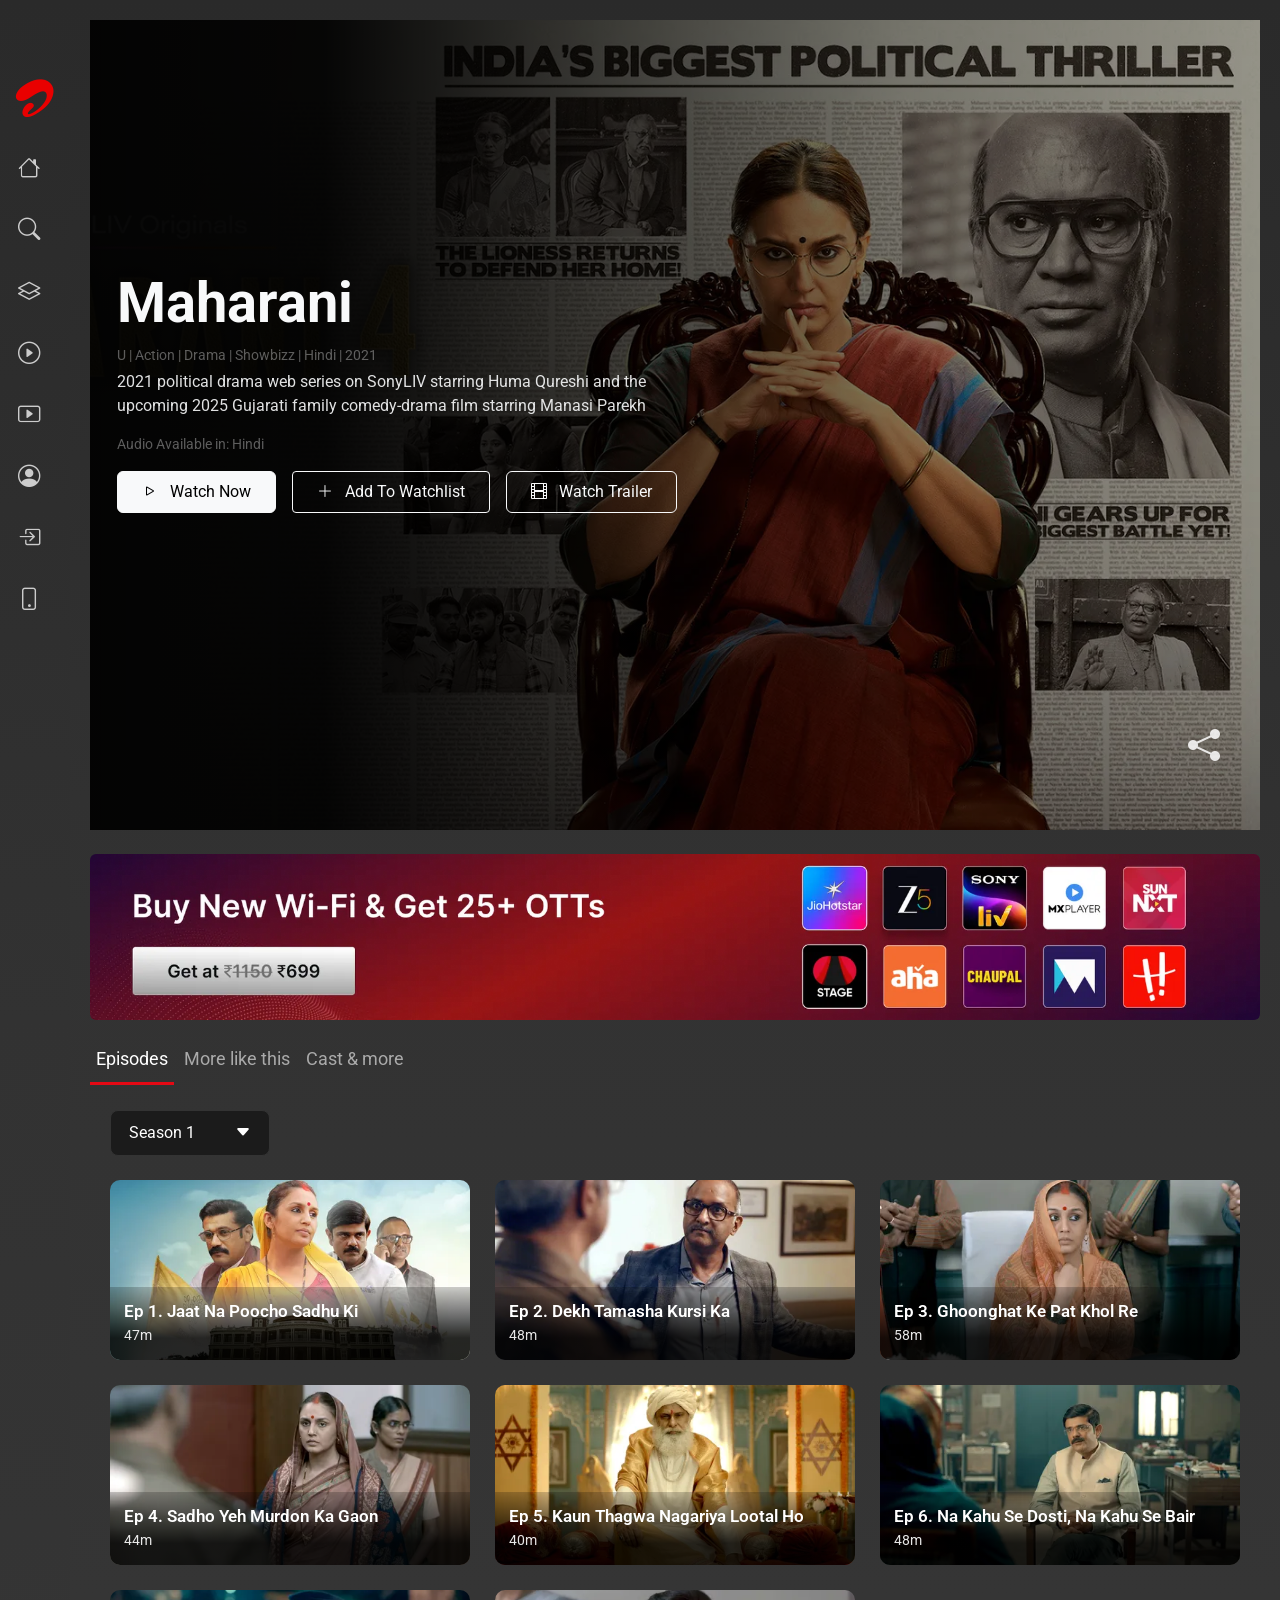
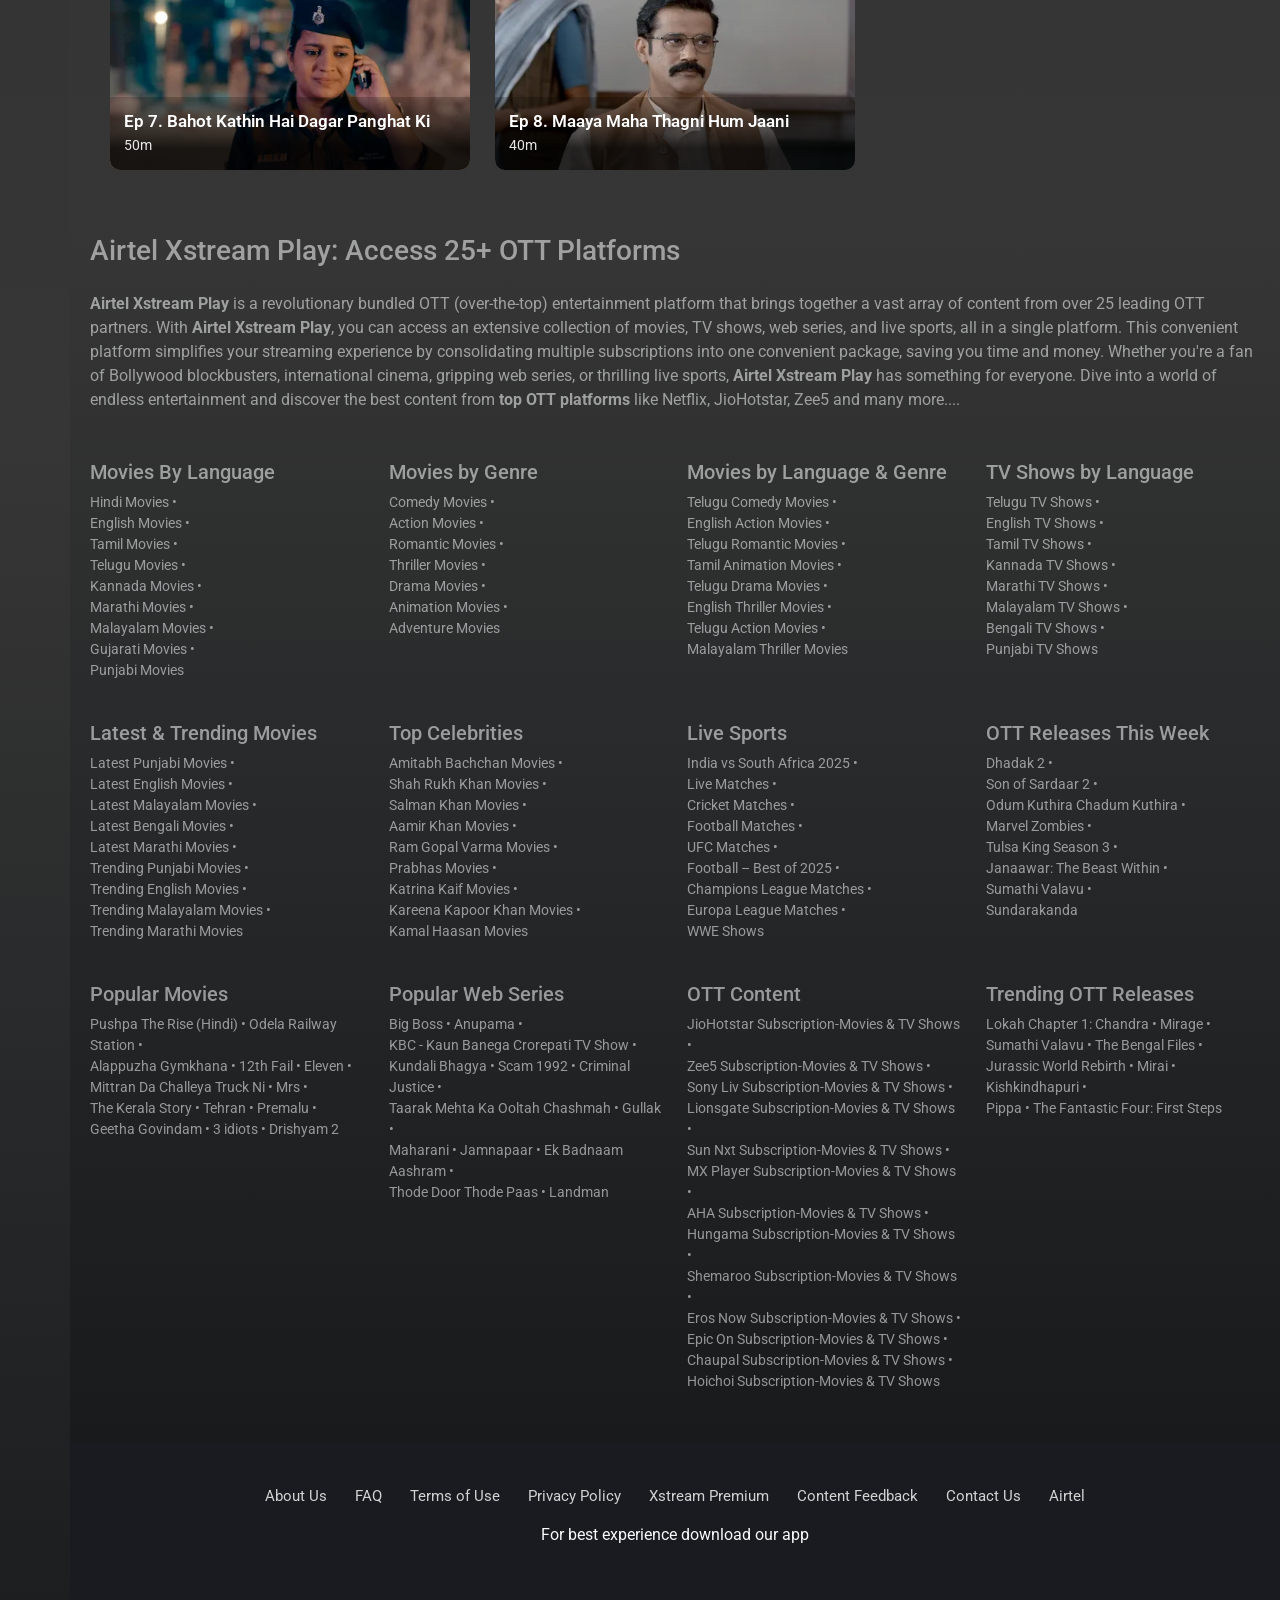
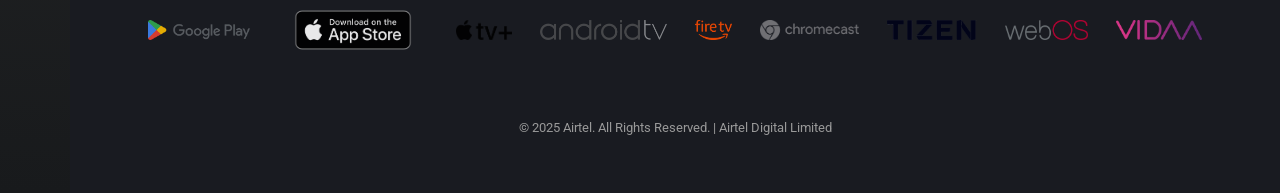
<file: webseriespage.html>
<!DOCTYPE html>
<html lang="en">
<head>
    <meta charset="UTF-8">
    <meta name="viewport" content="width=device-width, initial-scale=1.0">
    <title>AirtelXstream</title>

    <link rel="icon" type="image/x-icon" href="/images/airtel-xstream-play-logo-hd.png">
    <link rel="stylesheet" href="./css/style.css">
    <link href="https://cdn.jsdelivr.net/npm/bootstrap@5.3.8/dist/css/bootstrap.min.css" rel="stylesheet">
    <link rel="stylesheet" href="https://cdn.jsdelivr.net/npm/bootstrap-icons@1.11.1/font/bootstrap-icons.css">
    <link rel="preconnect" href="https://fonts.googleapis.com">
    <link rel="preconnect" href="https://fonts.gstatic.com" crossorigin>
    <link href="https://fonts.googleapis.com/css2?family=Montserrat:ital,wght@0,100..900;1,100..900&family=Roboto:ital,wght@0,100..900;1,100..900&display=swap" rel="stylesheet">
</head>
<body>

<div class="page-bg">

    <div class="sidebar">
            <div class="logo mt-2">
                <img src="./images/xsteamplay.png" class="brand">
            </div>
            <ul class="menu">
                <li><a href="./index.html"><i class="bi bi-house"></i><span>Home</span></a>
                </li>
                <li><a href="./search.html"><i class="bi bi-search"></i><span>Search</span></a>
                </li>
                <li><a href="./otts.html"><i class="bi bi-layers"></i><span>OTTs</span></a>
                </li>
                <li><a href="./free.html"><i class="bi bi-play-circle"></i><span>Free</span></a>
                </li>
                <li><a href="./myplan.html"><i class="bi bi-play-btn"></i><span>My Plans</span></a>
                </li>
                <li><a href="./profile.html"><i class="bi bi-person-circle"></i><span>Profile</span></a>
                </li>
                <li>
                    <a href="#" data-bs-toggle="modal" data-bs-target="#loginModal">
                        <i class="bi bi-box-arrow-in-right"></i><span>Log In</span>
                    </a>
                </li>
                <li><a href="https://play.google.com/store/apps/details?id=tv.accedo.airtel.wynk&_branch_match_id=1522531487299482637&utm_source=Website&utm_campaign=Top_Bottom_CTA&utm_medium=Website&_branch_referrer=H4sIAAAAAAAAA8soKSkottLXzy9IzdNLzCwqSc2pKC4pSk3M1cvM00%2F0DMzzCg%2BwcHdKsq8rSk1LLSrKzEuPTyrKLy9OLbJ1ywSK5VcAAJQeFpZEAAAA" target="_blank"><i class="bi bi-phone"></i><span>Get App</span></a>
                </li>
            </ul>
    </div>
    <div class="sidebar-fade"></div>
    <div class="main-content">

         <!-- LOGIN MODAL -->
        <div class="modal fade" id="loginModal" tabindex="-1" aria-hidden="true">
            <div class="modal-dialog modal-dialog-centered">
                <div class="modal-content" style="background:#101214; color:#fff; border-radius:12px; padding:20px 25px;">
                
                <div class="d-flex justify-content-between align-items-center mb-3">
                    <h4 class="m-0">Xstream Play</h4>
                    <button class="btn-close btn-close-white" data-bs-dismiss="modal"></button>
                </div>

                <h5>Enter your Airtel Number</h5>
                <p style="font-size:14px; color:#b9b9b9;">
                    You can also use your Broadband/DTH registered numbers to login
                </p>

                <form>
                    <div class="d-flex align-items-center gap-2 mb-2" style="border-bottom:1px solid #444; padding-bottom:8px;">
                        <span style="font-size:18px;">+91</span>
                        <input id="mobileInput" type="text" class="form-control bg-transparent text-white" placeholder="Enter mobile number">
                    </div>

                    <span id="mobileError" style="color:red; font-size:14px;"></span>

                    <button id="continueBtn" type="button" class="btn w-100 mt-3" style="background:#ffffff; color:#000; border-radius:8px; padding:10px;">
                        Continue
                    </button>
                </form>

                <p class="mt-3 text-center" style="font-size:12px; color:#b9b9b9;">
                    I agree to the <a href="#" style="color:#fff;">Terms of Uses</a> and 
                    <a href="#" style="color:#fff;">Privacy Policy</a>
                </p>

                </div>
            </div>
        </div>

        <!-- OTP MODAL -->
        <div class="modal fade" id="otpModal" tabindex="-1" aria-hidden="true">
            <div class="modal-dialog modal-dialog-centered">
                <div class="modal-content" style="background:#101214; color:#fff; border-radius:12px; padding:25px;">
                    <div class="d-flex align-items-center mb-3">
                        <h5 class="m-0">Verify your number</h5>
                    </div>

                    <p class="mb-1">Enter OTP sent to <span id="otpMobile" style="font-weight:600;"></span></p>

                    <div class="d-flex justify-content-between gap-2 my-4">
                        <input maxlength="1" class="otp-input form-control text-center bg-transparent text-white">
                        <input maxlength="1" class="otp-input form-control text-center bg-transparent text-white">
                        <input maxlength="1" class="otp-input form-control text-center bg-transparent text-white">
                        <input maxlength="1" class="otp-input form-control text-center bg-transparent text-white">
                    </div>

                    <span id="otpError" style="color:red; font-size:14px;"></span>
                    <p class="text-center mb-4" id="resendTimer" style="color:#b9b9b9;">Resend OTP in (0:30)</p>

                    <button class="btn w-100" style="background:#ffffff; color:#000; border-radius:8px; padding:10px;">
                        VERIFY
                    </button>

                    <p class="mt-3 text-center" style="font-size:12px; color:#b9b9b9;">
                        I agree to the <a href="#" style="color:#fff;">Terms of Uses</a> and
                        <a href="#" style="color:#fff;">Privacy Policy</a>
                    </p>

                </div>
            </div>
        </div>

        <div class="smv-hero">
            <div class="smv-bg" style="background-image: url('/images/episodes/maharani1.webp');"></div>
            <video class="smv-video" muted preload="none">
                <source src="/videos/maharani.mp4" type="video/mp4">
            </video>
            <div class="smv-overlay"></div>
            <div class="container smv-content text-light">
                <h1 class="fw-bold display-4">Maharani</h1>
                <p class="smv-meta small text-white-50 mb-1">
                    U | Action | Drama | Showbizz | Hindi | 2021
                </p>
                <p class="smv-desc w-50 fs-6">
                    2021 political drama web series on SonyLIV starring Huma Qureshi and the upcoming 2025 Gujarati family comedy-drama film starring Manasi Parekh
                </p>
                <p class="smv-audio small text-white-50">Audio Available in: Hindi</p>
                <div class="smv-actions d-flex gap-3 mt-3">
                    <a href="/videos/record.mp4" class="btn btn-light px-4 py-2">
                        <i class="bi bi-play me-2"></i> Watch Now
                    </a>

                    <button class="btn btn-outline-light px-4 py-2">
                        <i class="bi bi-plus-lg me-2"></i> Add To Watchlist
                    </button>

                    <a href="/videos/record.mp4" class="btn btn-outline-light px-4 py-2">
                        <i class="bi bi-film me-2"></i> Watch Trailer
                    </a>
                </div>
            </div>
            <div class="smv-share">
                <i class="bi bi-share-fill"></i>
            </div>
        </div>

        <div class="text-center my-4">
            <a href="https://www.airtel.in/new-connection/broadband/?price=499&utm_source=xstream&utm_campaign=bb_acq_xstream_continue_watch_web"><img src="/images/index/wifi-banner.webp" class="img-fluid rounded-2 wifi-banner"></a>
        </div>

        <div class="smv-tabs-container mt-4">
            <!-- Tabs -->
            <div class="smv-tabs">
                <button class="smv-tab active" data-target="#episodes">Episodes</button>
                <button class="smv-tab" data-target="#similar">More like this</button>
                <button class="smv-tab" data-target="#cast">Cast & more</button>
            </div>


            <!-- Underline -->
            <div class="smv-tab-underline mb-4"></div>

            <!-- Tab Content Wrapper -->
            <div class="smv-content-area">

                <!-- Episodes -->
                <div id="episodes" class="smv-tab-content active">

                    <div class="eps-header">
                        <div class="eps-dropdown">
                            <div class="eps-selected" id="epsSelected">
                                Season 1
                                <i class="bi bi-caret-down-fill"></i>
                            </div>

                            <ul class="eps-list" id="epsList">
                                <li data-season="1">Season 1</li>
                                <li data-season="2">Season 2</li>
                                <li data-season="3">Season 3</li>
                            </ul>
                        </div>
                    </div>

                    <div class="eps-grid mt-4">

                        <div class="eps-card">
                            <img src="./images/episodes/webseries1.webp">
                            <div class="eps-info">
                                <h5>Ep 1. Jaat Na Poocho Sadhu Ki</h5>
                                <span>47m</span>
                            </div>
                        </div>

                        <div class="eps-card">
                            <img src="./images/episodes/webseries2.webp">
                            <div class="eps-info">
                                <h5>Ep 2. Dekh Tamasha Kursi Ka</h5>
                                <span>48m</span>
                            </div>
                        </div>

                        <div class="eps-card">
                            <img src="./images/episodes/webseries3.webp">
                            <div class="eps-info">
                                <h5>Ep 3. Ghoonghat Ke Pat Khol Re</h5>
                                <span>58m</span>
                            </div>
                        </div>

                        <div class="eps-card">
                            <img src="./images/episodes/webseries4.webp">
                            <div class="eps-info">
                                <h5>Ep 4. Sadho Yeh Murdon Ka Gaon</h5>
                                <span>44m</span>
                            </div>
                        </div>

                        <div class="eps-card">
                            <img src="./images/episodes/webseries5.webp">
                            <div class="eps-info">
                                <h5>Ep 5. Kaun Thagwa Nagariya Lootal Ho</h5>
                                <span>40m</span>
                            </div>
                        </div>

                        <div class="eps-card">
                            <img src="./images/episodes/webseries6.webp">
                            <div class="eps-info">
                                <h5>Ep 6. Na Kahu Se Dosti, Na Kahu Se Bair</h5>
                                <span>48m</span>
                            </div>
                        </div>

                        <div class="eps-card">
                            <img src="./images/episodes/webseries7.webp">
                            <div class="eps-info">
                                <h5>Ep 7. Bahot Kathin Hai Dagar Panghat Ki</h5>
                                <span>50m</span>
                            </div>
                        </div>

                        <div class="eps-card">
                            <img src="./images/episodes/webseries8.webp">
                            <div class="eps-info">
                                <h5>Ep 8. Maaya Maha Thagni Hum Jaani</h5>
                                <span>40m</span>
                            </div>
                        </div>

                    </div>

                </div>

                <!-- Similar Movies -->
                <div id="similar" class="smv-tab-content">
                    <h3 class="text-white mb-3">If You Liked This, Try These</h3>

                    <div class="movie-scroll-container">
                        <button class="scroll-btn left-btn">❮</button>
                        <div class="movie-scroller">
                            <div class="movie-scroll-inner">
                                <div class="movie-card-wrapper">
                                    <a href="./singlepage.html" class="movie-link">
                                        <div class="movie-card">
                                            <img src="./images/index/insidiousthelastkey_portrait_thumb.webp" alt="movie">
                                            <div class="card-overlay">
                                                <h5 class="movie-title">Insidious The Lastkey</h5>
                                                <div class="badges">
                                                    <span class="badge age">U/A 13+</span>
                                                    <span class="badge type">Movie</span>
                                                </div>
                                                <button class="watchlist-btn"><span>+</span> Add To Watchlist</button>
                                            </div>
                                        </div>
                                    </a>
                                </div>
                                <div class="movie-card-wrapper">
                                    <a href="./singlepage.html" class="movie-link">
                                        <div class="movie-card">
                                            <img src="./images/index/super30.webp" alt="movie">
                                            <div class="card-overlay">
                                                <h5 class="movie-title">Super 30</h5>
                                                <div class="badges">
                                                    <span class="badge age">U/A 13+</span>
                                                    <span class="badge type">Movie</span>
                                                </div>
                                                <button class="watchlist-btn"><span>+</span> Add To Watchlist</button>
                                            </div>
                                        </div>
                                    </a>
                                </div>

                                <div class="movie-card-wrapper">
                                    <a href="./singlepage.html" class="movie-link">
                                        <div class="movie-card">
                                            <img src="./images/index/lokah.webp" alt="movie">
                                            <div class="card-overlay">
                                                <h5 class="movie-title">Lokah</h5>
                                                <div class="badges">
                                                    <span class="badge age">U/A 13+</span>
                                                    <span class="badge type">Movie</span>
                                                </div>
                                                <button class="watchlist-btn"><span>+</span> Add To Watchlist</button>
                                            </div>
                                        </div>
                                    </a>
                                </div>
                                <div class="movie-card-wrapper">
                                    <a href="./singlepage.html" class="movie-link">
                                        <div class="movie-card">
                                            <img src="./images/index/insidiousthelastkey_portrait_thumb.webp" alt="movie">
                                            <div class="card-overlay">
                                                <h5 class="movie-title">Insidious The Lastkey</h5>
                                                <div class="badges">
                                                    <span class="badge age">U/A 13+</span>
                                                    <span class="badge type">Movie</span>
                                                </div>
                                                <button class="watchlist-btn"><span>+</span> Add To Watchlist</button>
                                            </div>
                                        </div>
                                    </a>
                                </div>
                                <div class="movie-card-wrapper">
                                    <a href="./singlepage.html" class="movie-link">
                                        <div class="movie-card">
                                            <img src="./images/index/super30.webp" alt="movie">
                                            <div class="card-overlay">
                                                <h5 class="movie-title">Super 30</h5>
                                                <div class="badges">
                                                    <span class="badge age">U/A 13+</span>
                                                    <span class="badge type">Movie</span>
                                                </div>
                                                <button class="watchlist-btn"><span>+</span> Add To Watchlist</button>
                                            </div>
                                        </div>
                                    </a>
                                </div>

                                <div class="movie-card-wrapper">
                                    <a href="./singlepage.html" class="movie-link">
                                        <div class="movie-card">
                                            <img src="./images/index/lokah.webp" alt="movie">
                                            <div class="card-overlay">
                                                <h5 class="movie-title">Lokah</h5>
                                                <div class="badges">
                                                    <span class="badge age">U/A 13+</span>
                                                    <span class="badge type">Movie</span>
                                                </div>
                                                <button class="watchlist-btn"><span>+</span> Add To Watchlist</button>
                                            </div>
                                        </div>
                                    </a>
                                </div>
                                <div class="movie-card-wrapper">
                                    <a href="./singlepage.html" class="movie-link">
                                        <div class="movie-card">
                                            <img src="./images/index/lokah.webp" alt="movie">
                                            <div class="card-overlay">
                                                <h5 class="movie-title">Lokah</h5>
                                                <div class="badges">
                                                    <span class="badge age">U/A 13+</span>
                                                    <span class="badge type">Movie</span>
                                                </div>
                                                <button class="watchlist-btn"><span>+</span> Add To Watchlist</button>
                                            </div>
                                        </div>
                                    </a>
                                </div>
                                <div class="movie-card-wrapper">
                                    <a href="./singlepage.html" class="movie-link">
                                        <div class="movie-card">
                                            <img src="./images/index/insidiousthelastkey_portrait_thumb.webp" alt="movie">
                                            <div class="card-overlay">
                                                <h5 class="movie-title">Insidious The Lastkey</h5>
                                                <div class="badges">
                                                    <span class="badge age">U/A 13+</span>
                                                    <span class="badge type">Movie</span>
                                                </div>
                                                <button class="watchlist-btn"><span>+</span> Add To Watchlist</button>
                                            </div>
                                        </div>
                                    </a>
                                </div>
                                <div class="movie-card-wrapper">
                                    <a href="./singlepage.html" class="movie-link">
                                        <div class="movie-card">
                                            <img src="./images/index/super30.webp" alt="movie">
                                            <div class="card-overlay">
                                                <h5 class="movie-title">Super 30</h5>
                                                <div class="badges">
                                                    <span class="badge age">U/A 13+</span>
                                                    <span class="badge type">Movie</span>
                                                </div>
                                                <button class="watchlist-btn"><span>+</span> Add To Watchlist</button>
                                            </div>
                                        </div>
                                    </a>
                                </div>

                                <div class="movie-card-wrapper">
                                    <a href="./singlepage.html" class="movie-link">
                                        <div class="movie-card">
                                            <img src="./images/index/lokah.webp" alt="movie">
                                            <div class="card-overlay">
                                                <h5 class="movie-title">Lokah</h5>
                                                <div class="badges">
                                                    <span class="badge age">U/A 13+</span>
                                                    <span class="badge type">Movie</span>
                                                </div>
                                                <button class="watchlist-btn"><span>+</span> Add To Watchlist</button>
                                            </div>
                                        </div>
                                    </a>
                                </div>

                            </div>
                        </div>
                        <button class="scroll-btn right-btn">❯</button>
                    </div>
                </div>

                <!-- Cast & More -->
                <div id="cast" class="smv-tab-content">

                    <h3 class="text-white mb-4">About Super 30</h3>

                    <div class="row text-white">
                        <div class="col-md-6 mb-4">
                            <h5 class="mb-1">Genre</h5>
                            <p class="text">Biopic</p>
                        </div>

                        <div class="col-md-6 mb-4">
                            <h5 class="mb-1">Audio & Subtitles</h5>
                            <p class="text">Audio: Hindi</p>
                        </div>

                        <div class="col-md-6 mb-4">
                            <h5 class="mb-1">Release Year</h5>
                            <p class="text">2019</p>
                        </div>
                    </div>

                    <hr class="border-secondary">

                    <div class="mt-4">
                        <h5>Description</h5>
                        <p class="text">
                            Based on the life of ace mathematician Anand Kumar, who trained 30 underprivileged students 
                            to crack one of the toughest entrance exams in India IIT.
                        </p>
                    </div>

                </div>

            </div>
        </div>

        <!-- Upper Footer Section -->
        <div class="upper-footer text-light py-3 mt-5">


            <h3 class="mb-4">Airtel Xstream Play: Access 25+ OTT Platforms</h3>

            <p class="mb-3">
                <strong>Airtel Xstream Play</strong> is a revolutionary bundled OTT (over-the-top) entertainment platform that brings together a vast array of 
                content from over 25 leading OTT partners. With <strong>Airtel Xstream Play</strong>, you can access an extensive collection of 
                movies, TV shows, web series, and live sports, all in a single platform. This convenient platform simplifies your streaming 
                experience by consolidating multiple subscriptions into one convenient package, saving you time and money. Whether you're a fan 
                of Bollywood blockbusters, international cinema, gripping web series, or thrilling live sports, <strong>Airtel Xstream Play</strong> 
                has something for everyone. Dive into a world of endless entertainment and discover the best content from 
                <strong class="text-light">top OTT platforms</strong> like Netflix, JioHotstar, Zee5 and many more....
            </p>

            <div class="row mt-4 g-4">

                <!-- Movies By Language -->
                <div class="col-md-3">
                    <h5 class="upper-footer-textheader">Movies By Language</h5>
                    <ul class="list-unstyled small">
                        <li>Hindi Movies •</li>
                        <li>English Movies •</li>
                        <li>Tamil Movies •</li>
                        <li>Telugu Movies •</li>
                        <li>Kannada Movies •</li>
                        <li>Marathi Movies •</li>
                        <li>Malayalam Movies •</li>
                        <li>Gujarati Movies •</li>
                        <li>Punjabi Movies</li>
                    </ul>
                </div>

                <!-- Movies by Genre -->
                <div class="col-md-3">
                    <h5>Movies by Genre</h5>
                    <ul class="list-unstyled small">
                        <li>Comedy Movies •</li>
                        <li>Action Movies •</li>
                        <li>Romantic Movies •</li>
                        <li>Thriller Movies •</li>
                        <li>Drama Movies •</li>
                        <li>Animation Movies •</li>
                        <li>Adventure Movies</li>
                    </ul>
                </div>

                <!-- Movies by Language & Genre -->
                <div class="col-md-3">
                    <h5>Movies by Language & Genre</h5>
                    <ul class="list-unstyled small">
                        <li>Telugu Comedy Movies •</li>
                        <li>English Action Movies •</li>
                        <li>Telugu Romantic Movies •</li>
                        <li>Tamil Animation Movies •</li>
                        <li>Telugu Drama Movies •</li>
                        <li>English Thriller Movies •</li>
                        <li>Telugu Action Movies •</li>
                        <li>Malayalam Thriller Movies</li>
                    </ul>
                </div>

                <!-- TV Shows by Language -->
                <div class="col-md-3">
                    <h5>TV Shows by Language</h5>
                    <ul class="list-unstyled small">
                        <li>Telugu TV Shows •</li>
                        <li>English TV Shows •</li>
                        <li>Tamil TV Shows •</li>
                        <li>Kannada TV Shows •</li>
                        <li>Marathi TV Shows •</li>
                        <li>Malayalam TV Shows •</li>
                        <li>Bengali TV Shows •</li>
                        <li>Punjabi TV Shows</li>
                    </ul>
                </div>

                <!-- Latest & Trending Movies -->
                <div class="col-md-3">
                    <h5>Latest & Trending Movies</h5>
                    <ul class="list-unstyled small">
                        <li>Latest Punjabi Movies •</li>
                        <li>Latest English Movies •</li>
                        <li>Latest Malayalam Movies •</li>
                        <li>Latest Bengali Movies •</li>
                        <li>Latest Marathi Movies •</li>
                        <li>Trending Punjabi Movies •</li>
                        <li>Trending English Movies •</li>
                        <li>Trending Malayalam Movies •</li>
                        <li>Trending Marathi Movies</li>
                    </ul>
                </div>

                <!-- Top Celebrities -->
                <div class="col-md-3">
                    <h5>Top Celebrities</h5>
                    <ul class="list-unstyled small">
                        <li>Amitabh Bachchan Movies •</li>
                        <li>Shah Rukh Khan Movies •</li>
                        <li>Salman Khan Movies •</li>
                        <li>Aamir Khan Movies •</li>
                        <li>Ram Gopal Varma Movies •</li>
                        <li>Prabhas Movies •</li>
                        <li>Katrina Kaif Movies •</li>
                        <li>Kareena Kapoor Khan Movies •</li>
                        <li>Kamal Haasan Movies</li>
                    </ul>
                </div>

                <!-- Live Sports -->
                <div class="col-md-3">
                    <h5>Live Sports</h5>
                    <ul class="list-unstyled small">
                        <li>India vs South Africa 2025 •</li>
                        <li>Live Matches •</li>
                        <li>Cricket Matches •</li>
                        <li>Football Matches •</li>
                        <li>UFC Matches •</li>
                        <li>Football – Best of 2025 •</li>
                        <li>Champions League Matches •</li>
                        <li>Europa League Matches •</li>
                        <li>WWE Shows</li>
                    </ul>
                </div>

                <!-- OTT Releases This Week -->
                <div class="col-md-3">
                    <h5>OTT Releases This Week</h5>
                    <ul class="list-unstyled small">
                        <li>Dhadak 2 •</li>
                        <li>Son of Sardaar 2 •</li>
                        <li>Odum Kuthira Chadum Kuthira •</li>
                        <li>Marvel Zombies •</li>
                        <li>Tulsa King Season 3 •</li>
                        <li>Janaawar: The Beast Within •</li>
                        <li>Sumathi Valavu •</li>
                        <li>Sundarakanda</li>
                    </ul>
                </div>

                <div class="col-md-3">
                <h5>Popular Movies</h5>
                    <ul class="list-unstyled small">
                        <li>Pushpa The Rise (Hindi) • Odela Railway Station •</li>
                        <li>Alappuzha Gymkhana • 12th Fail • Eleven •</li>
                        <li>Mittran Da Challeya Truck Ni • Mrs •</li>
                        <li>The Kerala Story • Tehran • Premalu •</li>
                        <li>Geetha Govindam • 3 idiots • Drishyam 2</li>
                    </ul>
                </div>

            <!-- Popular Web Series -->
            <div class="col-md-3">
                <h5>Popular Web Series</h5>
                <ul class="list-unstyled small">
                    <li>Big Boss • Anupama •</li>
                    <li>KBC - Kaun Banega Crorepati TV Show •</li>
                    <li>Kundali Bhagya • Scam 1992 • Criminal Justice •</li>
                    <li>Taarak Mehta Ka Ooltah Chashmah • Gullak •</li>
                    <li>Maharani • Jamnapaar • Ek Badnaam Aashram •</li>
                    <li>Thode Door Thode Paas • Landman</li>
                </ul>
            </div>

            <!-- OTT Content -->
            <div class="col-md-3">
                <h5>OTT Content</h5>
                <ul class="list-unstyled small">
                    <li>JioHotstar Subscription-Movies & TV Shows •</li>
                    <li>Zee5 Subscription-Movies & TV Shows •</li>
                    <li>Sony Liv Subscription-Movies & TV Shows •</li>
                    <li>Lionsgate Subscription-Movies & TV Shows •</li>
                    <li>Sun Nxt Subscription-Movies & TV Shows •</li>
                    <li>MX Player Subscription-Movies & TV Shows •</li>
                    <li>AHA Subscription-Movies & TV Shows •</li>
                    <li>Hungama Subscription-Movies & TV Shows •</li>
                    <li>Shemaroo Subscription-Movies & TV Shows •</li>
                    <li>Eros Now Subscription-Movies & TV Shows •</li>
                    <li>Epic On Subscription-Movies & TV Shows •</li>
                    <li>Chaupal Subscription-Movies & TV Shows •</li>
                    <li>Hoichoi Subscription-Movies & TV Shows</li>
                </ul>
            </div>

            <!-- Trending OTT Releases -->
            <div class="col-md-3">
                <h5>Trending OTT Releases</h5>
                <ul class="list-unstyled small">
                    <li>Lokah Chapter 1: Chandra • Mirage •</li>
                    <li>Sumathi Valavu • The Bengal Files •</li>
                    <li>Jurassic World Rebirth • Mirai • Kishkindhapuri •</li>
                    <li>Pippa • The Fantastic Four: First Steps</li>
                </ul>
            </div>

            </div>
        </div>
        <!-- Upper Footer Section -->

    </div>
    <footer class="footer">
    
    <div class="footer-links">
        <a href="#">About Us</a>
        <a href="#">FAQ</a>
        <a href="#">Terms of Use</a>
        <a href="#">Privacy Policy</a>
        <a href="#">Xstream Premium</a>
        <a href="#">Content Feedback</a>
        <a href="#">Contact Us</a>
        <a href="#">Airtel</a>
    </div>

    <p class="footer-text text-light">For best experience download our app</p>

    <div class="footer-apps">
        <img src="./images/index/Google_Play_2022_logo.svg.png" alt="googleplay">
        <img src="./images/index/App_Store_(iOS)-Badge-Logo.wine.png" style="width: 150px; height: 100px;" alt="appstore">
        <img src="./images/index/apple-tv-plus-seeklogo.png" alt="appletv">
        <img src="./images/index/android-tv-seeklogo.png" alt="androidtv">
        <img src="./images/index/amazon-fire-tv-seeklogo.png" alt="firetv">
        <img src="./images/index/chromecast-seeklogo.png" alt="chromecast">
        <img src="./images/index/tizen-seeklogo.png" alt="tizen">
        <img src="./images/index/webos-seeklogo.png" alt="webos">
        <img src="./images/index/vidaa-tv-os-seeklogo.png" alt="vidaa">
    </div>

    <p class="copyright">© 2025 Airtel. All Rights Reserved. | Airtel Digital Limited</p>

    </footer>
    
</div>

<script src="https://cdn.jsdelivr.net/npm/bootstrap@5.3.8/dist/js/bootstrap.bundle.min.js"></script>
<script src="./js/script.js"></script>
<script>
    const tabs = document.querySelectorAll('.smv-tab');
    const contents = document.querySelectorAll('.smv-tab-content');

    tabs.forEach(tab => {
        tab.addEventListener("click", () => {
            tabs.forEach(t => t.classList.remove("active"));
            contents.forEach(c => c.classList.remove("active"));

            tab.classList.add("active");
            document.querySelector(tab.dataset.target).classList.add("active");
        });
    });

    document.querySelector('.smv-tab[data-target="#episodes"]').classList.add("active");
    document.querySelector('#episodes').classList.add("active");


    const epsSelected = document.getElementById("epsSelected");
    const epsList = document.getElementById("epsList");

    epsSelected.addEventListener("click", () => {
        epsList.style.display = epsList.style.display === "block" ? "none" : "block";
    });

    document.querySelectorAll("#epsList li").forEach(item => {
        item.addEventListener("click", () => {
            epsSelected.innerHTML = item.textContent + ' <i class="bi bi-caret-down-fill"></i>';
            epsList.style.display = "none";
        });
    });

    document.addEventListener("click", (e) => {
        if (!epsSelected.contains(e.target) && !epsList.contains(e.target)) {
            epsList.style.display = "none";
        }
    });

    const hero = document.querySelector('.smv-hero');
    const video = document.querySelector('.smv-video');
    const bg = document.querySelector('.smv-bg');

    hero.addEventListener('mouseenter', () => {
        video.style.opacity = "1";
        bg.style.opacity = "0";
        if (video.currentTime === 0 || video.ended) {
            video.currentTime = 0;
        }
        video.play();
    });

    hero.addEventListener('mouseleave', () => {
    });

    video.addEventListener('ended', () => {
        video.style.opacity = "0";
        bg.style.opacity = "1";
    });
</script>

</body>
</html>
</file>
<file: css/style.css>
body {
  margin: 0;
  background-color: #1c1f22;
  font-family: "roboto", sans-serif !important;
}

.roboto{
  font-family: "roboto", sans-serif;
  font-optical-sizing: auto;
  font-style: normal;
}

.page-bg {
    background: linear-gradient(
      to bottom,
      #2a2a2a 0%,
      #323232 30%,
      #363636 60%,
      #181a1c 100%
    );
}

.main-content {
    position: relative;
    /* z-index: 1; */
  margin-left: 70px;          
  padding: 20px;
  min-height: 100vh;
  background: linear-gradient(
      to bottom,
      #2a2a2a 0%,
      #323232 30%,
      #363636 60%,
      #181a1c 100%
  );
  color: #fff;
    overflow-x: hidden;
    overflow-y: visible;
  transition: margin-left 0.3s ease;
}

.hero-slide-img {
    height: 600px;
    object-fit: cover;
}

.hero-overlay {
    position: absolute;
    inset: 0;
    background: linear-gradient(to right, rgba(0,0,0,0.65) 20%, rgba(0,0,0,0) 60%);
    z-index: 2;
}

.hero-content {
    position: absolute;
    left: 60px;
    right: 60px;
    bottom: 60px;

    display: flex;
    justify-content: space-between;
    align-items: flex-end;

    z-index: 5;
}

.hero-left {
    max-width: 600px;
}

.hero-title {
    font-size: 3rem;
    font-weight: 700;
    margin-bottom: 12px;
    color: white;
}

.hero-tags {
    display: flex;
    gap: 8px;
    color: rgba(255,255,255,0.85);
    margin-bottom: 16px;
    font-size: 1.1rem;
}

.hero-dot {
    opacity: 0.7;
}

.hero-rating {
    display: flex;
    align-items: center;
    gap: 6px;
    color: #00b0ff;
}

.rating-text {
    color: #00b0ff;
    font-size: .9rem;
    letter-spacing: 1px;
}

.rating-diamond {
    font-size: 1rem;
}

.hero-right {
    display: flex;
    flex-direction: column;
    gap: 18px;
}

.hero-watchlist-btn {
    width: 260px;
    padding: 14px 20px;

    background: rgba(255,255,255,0.22);
    backdrop-filter: blur(10px);

    color: white;
    border-radius: 12px;
    border: 1px solid rgba(255,255,255,0.35);

    font-size: 1.1rem;
    font-weight: 600;
    text-align: center;
}

.hero-watchnow-btn {
    width: 260px;
    padding: 16px 30px;

    background: white;
    color: black;

    border-radius: 12px;
    font-size: 1.3rem;
    font-weight: 700;
    border: none;
}

.hero-arrow {
    position: absolute;
    bottom: 280px;

    width: 64px;
    height: 64px;
    border-radius: 50%;

    border: 1px solid rgba(255,255,255,0.6);
    background: rgba(255,255,255,0.14);
    backdrop-filter: blur(4px);

    display: flex;
    justify-content: center;
    align-items: center;

    cursor: pointer;
    z-index: 9;
    font-size: 26px;
    color: white;
    transition: 0.25s ease;
}

.hero-arrow:hover {
    border-color: white;
    background: rgba(255,255,255,0.25);
    transform: scale(1.1);
}

.hero-prev { left: 60px; }
.hero-next { right: 60px; }

.carousel-item {
    transition: opacity .8s ease-in-out;
}

/* Sidebar must be 100% transparent */
.sidebar {
    position: fixed;
    top: 0;
    left: 0;
    width: 70px;
    height: 100vh;
    display: flex;
    flex-direction: column;

    background: transparent !important;
    backdrop-filter: none !important;
    transition: width 0.25s ease;
    z-index: 50;
}

.sidebar:hover {
    width: 150px;
    background: transparent !important;
    backdrop-filter: none !important;
}

.sidebar *,
.sidebar:hover * {
    background: transparent !important;
}

/* Gradient overlay */
.sidebar-fade {
    position: fixed;
    top: 0;
    left: 0;
    width: 0;
    height: 100vh;
    opacity: 0;
    pointer-events: none;
    z-index: 40;

    background: linear-gradient(
        to right,
        rgba(0,0,0,0.55),
        rgba(0,0,0,0.55),
        rgba(0,0,0,0.10),
        rgba(0,0,0,0)
    );

    transition: 0.3s ease;
}

.sidebar:hover ~ .sidebar-fade {
    width: 800px;
    opacity: 1;
}

.sidebar .logo {
    padding: 20px 0;
    display: flex;
    justify-content: center;
}

.sidebar .logo .brand {
  width: 40px;
  margin-top: 50px;
}

.sidebar .menu {
    flex: 1;                  
    overflow-y: auto;         
    overflow-x: hidden;
    -webkit-overflow-scrolling: touch;
    padding: 0;
    margin: 0;
}
.sidebar .menu::-webkit-scrollbar {
    width: 0;
}
.sidebar .menu li a{
  display: flex;
  align-items: center;
  color: #ccc;
  padding: 14px 18px;
  font-size: 18px;
  gap: 15px;
  cursor: pointer;
  transition: 0.2s;
  text-decoration: none; 
}

.sidebar .menu li i { 
  font-size: 1.4rem;
}

.sidebar .menu li a span{
  opacity: 0;
  visibility: hidden;
  transition: 0.3s ease;
  white-space: nowrap;
}

.sidebar:hover .menu li a span {
  opacity: 1;
  visibility: visible;
}


.sidebar .menu li:hover a{
  color: #fff;
}

.category-wrapper {
  background: transparent;
}

.category-buttons {
  display: flex;
  justify-content: center;
  align-items: center;
  flex-wrap: wrap;
  gap: 14px;
}

.category-btn {
  background: transparent;
  border: 1px solid rgba(255, 255, 255, 0.25);
  color: rgba(255, 255, 255, 0.85);
  border-radius: 50px;
  padding: 6px 22px;
  font-size: 15px;
  cursor: pointer;
  transition: 0.15s ease-in-out;
}

.category-btn:hover {
  background: #4f5866;
  border-color: rgba(255, 255, 255, 0.35);
}

.dropdown-menu-dark {
  background: #1a1a1a;
  border: none;
}

.dropdown-menu-dark .dropdown-item {
  color: #fff;
  opacity: 0.85;
}

.dropdown-menu-dark .dropdown-item:hover {
  background: #4f5866;
  opacity: 1;
}


.wifi-banner {
    max-width: 900px;
    width: 100%;
    border-radius: 8px;
}

.category-row {
  display: flex;
  gap: 18px;
  overflow-x: auto;
  scrollbar-width: none;
  padding-bottom: 10px;
}


.movie-section {
    padding: 0 20px;
    overflow: visible; 
}

.movie-scroll-container {
    position: relative;
    overflow: visible;
}

.movie-scroller {
    display: flex;
    gap: 18px;
    overflow-x: auto;
    overflow-y: visible !important;
    padding-top: 25px;     
    padding-bottom: 25px;   
    scrollbar-width: none;
}


.movie-scroller::-webkit-scrollbar {
    display: none;
}

.movie-scroll-inner {
    display: flex;
    gap: 18px;
    overflow: visible !important;
}

.movie-card-wrapper {
    position: relative;
    overflow: visible !important;
}

.movie-card {
    position: relative;
    width: 180px;
    height: 260px;
    border-radius: 10px;
    transform-origin: center;
    transition: transform .25s ease, border .25s ease, box-shadow .25s ease;
    z-index: 1;
}

.movie-card:hover {
    transform: scale(1.18);
    border: 3px solid rgba(255,255,255,0.6);
    border-radius: 5px;
    box-shadow: 0 12px 40px rgba(0,0,0,0.75);
    z-index: 9999;
}

.movie-card img {
    border-radius: 5px;
    width: 100%;
    height: 100%;
    object-fit: cover;
}

.card-overlay {
    position: absolute;
    inset: 0;
    padding: 14px;
    background: linear-gradient(to top, rgba(0,0,0,.92) 35%, rgba(0,0,0,.1) 100%);
    opacity: 0;
    visibility: hidden;
    transition: opacity .3s ease;
    display: flex;
    flex-direction: column;
    justify-content: flex-end;
}

.movie-card:hover .card-overlay {
    opacity: 1;
    visibility: visible;
}

.movie-title {
    color: #fff;
    font-size: 18px;
    font-weight: 600;
    margin: 0 0 5px 0;
}

.badges {
    display: flex;
    gap: 6px;
    margin-bottom: 10px;
}

.badge {
    padding: 3px 8px;
    border-radius: 4px;
    font-size: 12px;
    color: #fff;
}

.age {
    background: rgba(0,0,0,0.7);
}

.type {
    background: rgba(255,255,255,0.2);
}

.free-badge {
    position: absolute;
    top: 6px;
    left: 6px;
    background: #00c46b; 
    color: #fff;
    padding: 3px 9px;
    font-size: 13px;
    font-weight: 600;
    border-radius: 4px;
    z-index: 10;
    pointer-events: none;
}



.watchlist-btn {
    width: 100%;
    padding: 10px;
    border-radius: 8px;
    border: 1px solid rgba(255,255,255,0.4);
    background: rgba(255,255,255,0.12);
    color: #fff;
    font-size: 14px;
    display: flex;
    justify-content: center;
    gap: 6px;
    align-items: center;
    cursor: pointer;
    transition: 0.2s;
}

.watchlist-btn:hover {
    background: rgba(255,255,255,0.22);
}


.scroll-btn {
    position: absolute;
    top: 50%;
    transform: translateY(-50%);
    background: none;
    border: none;

    width: auto;
    height: auto;

    padding: 0;

    font-size: 42px;
    color: rgba(255,255,255,0.8);
    font-weight: 200;

    cursor: pointer;
    opacity: 0;
    transition: opacity .25s ease, transform .25s ease;

    z-index: 9999;
}

.movie-scroll-container:hover .scroll-btn {
    opacity: 1;
}

.scroll-btn:hover {
    transform: translateY(-50%) scale(1.15);
    color: white;
}

.left-btn {
    left: -10px; 
}

.right-btn {
    right: -10px;
}

.movie-card-wrapper:first-child .movie-card,
.live-card-wrapper:first-child .live-card,
.lang-card-wrapper:first-child .lang-card,
.cast-card-wrapper:first-child .cast-card,
.top10-card-wrapper:first-child .top10-card{
    transform-origin: left center;
}

.top10-section {
    padding: 0 20px;
    overflow: visible;
}

.top10-scroll-container {
    position: relative;
    overflow: visible !important;
}

.top10-scroller {
    display: flex;
    gap: 18px;
    overflow-x: auto;
    overflow-y: visible !important;
    padding-top: 23px;
    padding-bottom: 23px;
    scrollbar-width: none;
}

.top10-scroller::-webkit-scrollbar {
    display: none;
}

.top10-scroll-inner {
    display: flex;
    gap: 60px;
    overflow: visible !important;
}

.top10-card-wrapper {
    position: relative;
    overflow: visible !important;
}

.top10-number {
    position: absolute;
    bottom: 0;
    left: -45px;
    font-size: 160px;
    font-weight: 900;
    line-height: 130px;
    color: transparent;
    -webkit-text-stroke: 6px #ffffff;
    text-shadow: 6px #ffffff;
    opacity: 0.28;
    z-index: 0;
    pointer-events: none;
}



.top10-card {
    position: relative;
    width: 180px;
    height: 260px;
    border-radius: 10px;

    overflow: visible !important;

    transform-origin: center;
    transition: transform .25s ease, border .25s ease, box-shadow .25s ease;

    z-index: 1;
}

.top10-card:hover {
    transform: scale(1.18);                         
    border: 3px solid rgba(255,255,255,0.6);        
    border-radius: 5px;
    box-shadow: 0 12px 40px rgba(0,0,0,0.75);       
    z-index: 9999;
}

.top10-card img {
    width: 100%;
    height: 100%;
    object-fit: cover;
    border-radius: 5px;
}

.top10-overlay {
    position: absolute;
    inset: 0;
    padding: 14px;
    background: linear-gradient(to top, rgba(0,0,0,.92) 35%, rgba(0,0,0,.1) 100%);

    opacity: 0;
    visibility: hidden;
    transition: opacity .3s ease;

    display: flex;
    flex-direction: column;
    justify-content: flex-end;
}

.top10-card:hover .top10-overlay {
    opacity: 1;
    visibility: visible;
}

.top10-title {
    color: #fff;
    font-size: 18px;
    font-weight: 600;
    margin: 0 0 5px 0;
}

.top10-badges {
    display: flex;
    gap: 6px;
    margin-bottom: 10px;
}

.top10-badge {
    padding: 3px 8px;
    border-radius: 4px;
    font-size: 12px;
    color: #fff;
}

.top10-badge.age {
    background: rgba(0,0,0,0.7);
}

.top10-badge.type {
    background: rgba(255,255,255,0.2);
}

.top10-watchlist {
    width: 100%;
    padding: 10px;

    border-radius: 8px;
    border: 1px solid rgba(255,255,255,0.4);
    background: rgba(255,255,255,0.12);

    color: #fff;
    font-size: 14px;

    display: flex;
    justify-content: center;
    gap: 6px;
    align-items: center;

    cursor: pointer;
    transition: .2s;
}

.top10-watchlist:hover {
    background: rgba(255,255,255,0.22);
}

.top10-scroll-btn {
    position: absolute;
    top: 50%;
    transform: translateY(-50%);

    background: none;
    border: none;

    font-size: 42px;
    font-weight: 200;
    color: rgba(255,255,255,0.8);

    cursor: pointer;
    opacity: 0;

    transition: opacity .25s ease, transform .25s ease;
    z-index: 9999;
}

.top10-scroll-container:hover .top10-scroll-btn {
    opacity: 1;
}

.top10-scroll-btn:hover {
    transform: translateY(-50%) scale(1.15);
    color: #fff;
}

.top10-left-btn { left: -10px; }
.top10-right-btn { right: -10px; }


.live-section {
    padding: 0 20px;
    overflow: visible !important;
}

.live-scroll-container {
    position: relative;
    overflow: visible !important;
}

.live-scroller {
    display: flex;
    overflow-x: auto;
    overflow-y: visible !important;
    padding-top: 20px;     
    padding-bottom: 20px;  
    scrollbar-width: none;
}

.live-scroller::-webkit-scrollbar {
    display: none;
}

.live-scroll-inner {
    display: flex;
    gap: 18px;
    overflow: visible !important;
}

.live-card-wrapper {
    position: relative;
    overflow: visible !important;
}

.live-card {
    position: relative;
    width: 275px;
    height: 170px;
    border-radius: 10px;
    transform-origin: center;
    transition: transform .25s ease, border .25s ease, box-shadow .25s ease;
    z-index: 1;
}

.live-card:hover {
    transform: scale(1.18);
    border: 3px solid rgba(255,255,255,0.6);
    border-radius: 5px;
    box-shadow: 0 12px 40px rgba(0,0,0,0.75);
    z-index: 9999;
}

.live-card img {
    width: 100%;
    height: 100%;
    object-fit: cover;
    border-radius: 5px;
}

.live-overlay {
    position: absolute;
    inset: 0;
    padding: 12px;
    background: linear-gradient(to top, rgba(0,0,0 ,0.92) 35%, rgba(0,0,0,0.1) 100%);
    opacity: 0;
    visibility: hidden;
    transition: opacity .3s ease;
    display: flex;
    flex-direction: column;
    justify-content: flex-end;
}

.live-card:hover .live-overlay {
    opacity: 1;
    visibility: visible;
}

.live-scroll-container:hover .scroll-btn {
    opacity: 1;
}

.live-title {
    color: white;
    font-size: 17px;
    margin: 0 0 6px 0;
}

.live-badges {
    display: flex;
    gap: 6px;
}

.badge {
    font-size: 11px;
    padding: 3px 7px;
    border-radius: 4px;
    color: white;
    background: rgba(255,255,255,0.15);
}

.badge.live {
    background: red;
    font-weight: bold;
}

.badge.type {
    background: rgba(255,255,255,0.2);
}

.section-icon {
    width: 29px;
    height: 29px;
    border-radius: 4px;
    object-fit: cover;
}


.search-container {
    position: relative;
    width: 100%;
    max-width: 100%;
    height: 48px;
    display: flex;
    align-items: center;
    padding: 0 20px;
    backdrop-filter: blur(6px);
}

.search-container .search-icon {
    font-size: 23px;
    color: #aaa;
    margin-right: 12px;
}

.search-container input {
    width: 100%;
    background: transparent;
    border: none;
    outline: none;
    font-size: 20px;
    color: white;
}

.search-container input::placeholder {
    color: rgba(255, 255, 255, 0.45);
}

.search-container input:focus {
    color: #fff;
}

.search-container:focus-within {
    border: 1px solid rgba(255, 255, 255, 0.35);
    background: rgba(255, 255, 255, 0.12);
}


.lang-section {
    padding: 0 20px;
    overflow: visible !important;
}

.lang-scroll-container {
    position: relative;
    overflow: visible !important;
}

.lang-scroller {
    overflow-x: auto;
    overflow-y: visible !important;
    padding-top: 20px;
    padding-bottom: 20px;
    scrollbar-width: none;
}
.lang-scroller::-webkit-scrollbar {
    display: none;
}

.lang-scroll-inner {
    display: flex;
    gap: 18px;
    overflow: visible !important;
}

.lang-card-wrapper {
    position: relative;
    overflow: visible !important;
}

.lang-card {
    position: relative;
    width: 170px;
    height: 170px;
    border-radius: 10px;
    transform-origin: center;
    transition: transform .25s ease, border .25s ease, box-shadow .25s ease;
    z-index: 1;
    overflow: visible;
}

.lang-card:hover {
    transform: scale(1.18);
    border: 3px solid rgba(255,255,255,0.6);
    border-radius: 5px;

    box-shadow: 0 12px 40px rgba(0,0,0,0.75);
    z-index: 9999;
}

.lang-card img {
    width: 100%;
    height: 100%;
    object-fit: cover;
    border-radius: 5px;
}

.lang-overlay {
    position: absolute;
    inset: 0;
    padding: 14px;
    background: linear-gradient(to top, rgba(0,0,0,0.92) 40%, transparent 100%);
    
    opacity: 0;
    visibility: hidden;

    display: flex;
    align-items: flex-end;
    justify-content: center;

    transition: opacity .25s ease;
}

.lang-card:hover .lang-overlay {
    opacity: 1;
    visibility: visible;
}

.lang-title {
    color: #fff;
    font-size: 18px;
    font-weight: 600;
    margin: 0;
}

.scroll-btn {
    position: absolute;
    top: 50%;
    transform: translateY(-50%);
    background: none;
    border: none;
    color: rgba(255,255,255,0.8);
    font-size: 42px;
    cursor: pointer;
    opacity: 0;
    transition: .25s ease;
    z-index: 99999;
}

.lang-scroll-container:hover .scroll-btn {
    opacity: 1;
}

.scroll-btn:hover {
    transform: translateY(-50%) scale(1.15);
    color: white;
}

.lang-left { left: -10px; }
.lang-right { right: -10px; }


.upper-footer{
    opacity:0.55;
}

.footer {
  background: #191b21;
  padding: 40px 20px;
  text-align: center;
  color: #d2d2d2;
  margin-left: 70px;     
  transition: margin-left 0.3s ease;
}

.footer-links {
  margin-bottom: 15px;
}

.footer-links a {
  color: #d2d2d2;
  margin: 0 12px;
  text-decoration: none;
  font-size: 15px;
}

.footer-links a:hover {
  color: #fff;
}

.footer-text {
  margin: 15px 0 25px;
  font-size: 16px;
}

.footer-apps img {
  height: 20px;
  margin: 8px 12px;
  opacity: 0.9;
  transition: 0.3s;
}

.footer-apps img:hover {
  opacity: 1;
}

.footer .copyright {
  margin-top: 30px;
  font-size: 13px;
  color: #999;
}

.section {
    width: 100%;
    padding: 0;
    margin: 0;
}

.phone-bar {
    color: #fff;
    font-size: 22px;
    letter-spacing: 0.5px;
    opacity: 0.9;
}

.phone-number {
    font-weight: 500;
}

.profile-option-card {
    background: rgba(255, 255, 255, 0.08);
    border: 1px solid rgba(255, 255, 255, 0.12);
    border-radius: 10px;
    padding: 32px 15px;
    text-align: center;
    color: #fff;
    transition: none; 
}

.profile-option-card:hover {
    background: rgba(255, 255, 255, 0.08); 
    transform: none;
}

.profile-option-card .icon {
    font-size: 32px;
    margin-bottom: 10px;
    opacity: 0.9;
}

.profile-option-card .title {
    margin: 0;
    font-size: 15px;
    font-weight: 500;
}

.row a{
    text-decoration: none !important;
}

.watchlist-empty {
    padding: 70px 0;
    margin-bottom: 150px;
}
.watchlist-icon {
    font-size: 135px; 
}

.plus-icon {
    position: absolute;
    bottom: -5px;    
    right: -15px;
    font-size: 35px;   
    
}

.watchlist-graphic {
    position: relative;
    display: inline-block;
    color: #dcdcdc;
}

.main-plan-wrapper {
    background: #111219;
    border: 1px solid rgba(255, 255, 255, 0.12);
    border-radius: 20px;
    max-width: 575px;
    margin: 0 auto;
}

.inner-plan-cards {
    display: flex;
    flex-direction: column;
    gap: 25px;
}


@media (max-width: 768px) {
    .inner-plan-cards {
        grid-template-columns: 1fr;
    }
}

.plan-card {
    width: 100%;
    background: #191b21;
    border: 1px solid rgba(255, 255, 255, 0.1);
    border-radius: 18px;
}

.trending-badge {
    background: #5a27ff;
    color: white;
    padding: 3px 10px;
    border-radius: 10px;
    font-size: 12px;
    letter-spacing: 1px;
}

.old-price {
    color: #888;
    text-decoration: line-through;
    font-size: 16px;
    margin-right: 5px;
}

.new-price {
    color: #fff;
    font-weight: bold;
    font-size: 20px;
}

.ott-icon {
    width: clamp(48px, 7vw, 65px);
    height: clamp(48px, 7vw, 65px);
    object-fit: contain;
    padding: 6px;
}

.ott-grid {
    display: grid;
    grid-template-columns: repeat(auto-fit, minmax(55px, 1fr));
    gap: 12px;
}

.ott-grid img {
    width: 100%;
    height: auto;
    aspect-ratio: 1 / 1;
    border-radius: 8px;
    padding: 6px;
    object-fit: contain;
}

.subscribe-btn {
    background: linear-gradient(to right, #ffffff, #b8b8b8);
    color: #000;
    font-weight: 600;
    border-radius: 10px;
    border: none;
    transition: 0.3s;
}

.subscribe-btn:hover {
    opacity: 0.9;
}

.myplan-page {
    background: linear-gradient(
        to bottom,
        #3a0109 0%,
        #0a0003 70%,
        #000000 100%
    );
    background-attachment: local;
}

.carousel-item {
    transition: transform 1.2s ease-in-out; 
}

.modal-content {
    background-color: #111; 
}

.modal .btn-close {
    filter: invert(1);
}

.smv-video {
    position: absolute;
    inset: 0;
    width: 100%;
    height: 100%;
    object-fit: cover;
    opacity: 0;
    transition: opacity 0.4s ease;
    z-index: 1;
    pointer-events: none;
}

.smv-bg {
    position: absolute;
    inset: 0;
    background-size: cover;
    background-position: center right;
    opacity: 1;
    transition: opacity 0.4s ease;
    z-index: 1;
}

.smv-hero:hover .smv-video {
    opacity: 1;
}

.smv-hero:hover .smv-bg {
    opacity: 0;
    transition: opacity 0.4s ease;
}


.smv-hero {
    height: 90vh;
    position: relative;
    overflow: hidden;
    background-color: #000;
}

.smv-bg {
    position: absolute;
    inset: 0;
    background-size: cover;
    background-position: center right;
    z-index: 1;
    filter: brightness(0.65);
}

.smv-overlay {
    position: absolute;
    inset: 0;
    background: linear-gradient(to right, rgba(0,0,0,0.95) 20%, rgba(0,0,0,0.2) 70%, transparent);
    z-index: 2;
}

.smv-content {
    position: relative;
    z-index: 5;
    padding-top: 250px;
}

.smv-share {
    position: absolute;
    right: 40px;
    bottom: 60px;
    z-index: 6;
    font-size: 32px;
    color: #fff;
    cursor: pointer;
    opacity: 0.85;
}

.smv-share:hover {
    opacity: 1;
}
.smv-meta { opacity: 0.7; }
.smv-audio { opacity: 0.7; }
.smv-desc { opacity: 0.9; }

.smv-actions button {
    border-radius: 4px;
}

.smv-tabs {
    border-bottom: 1px solid #333;
}

.smv-tab {
    background: none;
    color: #aaa;
    font-size: 18px;
    border: none;
    padding-bottom: 10px;
    cursor: pointer;
}

.smv-tab.active {
    color: #fff;
    border-bottom: 3px solid #e50914;
}

.smv-tab-content {
    display: none;
}

.smv-tab-content.active {
    display: block;
}

.seeall-page .movie-scroller,
.seeall-page .ott-scroller {
    display: grid !important;
    grid-template-columns: repeat(auto-fill, minmax(170px, 1fr));
    gap: 20px;
    overflow: visible !important;
    padding-bottom: 0;
}


#episodes {
    padding: 0 20px;
}

.eps-dropdown {
    position: relative;
    width: 160px;
}

.eps-selected {
    background: #1b1b1b;
    color: white;
    border: 1px solid #333;
    padding: 10px 18px;
    border-radius: 8px;
    cursor: pointer;
    display: flex;
    justify-content: space-between;
    align-items: center;
}

.eps-list {
    list-style: none;
    background: #1b1b1b;
    border: 1px solid #333;
    border-radius: 8px;
    margin: 5px 0 0 0;
    padding: 0;
    display: none;
    position: absolute;
    width: 100%;
    z-index: 100;
}

.eps-list li {
    padding: 10px 15px;
    color: white;
    cursor: pointer;
}

.eps-list li:hover {
    background: #4f5866;
}

.eps-grid {
    display: grid;
    grid-template-columns: repeat(auto-fill, minmax(280px, 1fr));
    gap: 25px;
}

.eps-card {
    position: relative;
    height: 180px;
    border-radius: 10px;
    overflow: hidden;
    cursor: pointer;
    transform-origin: center;
    transition: transform .25s ease, border .25s ease, box-shadow .25s ease;
    z-index: 1;
}

.eps-card:hover {
    transform: scale(1.18);
    border: 3px solid rgba(255,255,255,0.6);
    border-radius: 5px;
    box-shadow: 0 12px 40px rgba(0,0,0,0.75);
    z-index: 9999;
}

.eps-card img {
    width: 100%;
    height: 100%;
    object-fit: cover;
}

.eps-info {
    position: absolute;
    bottom: 0;
    width: 100%;
    padding: 14px;
    background: linear-gradient(to top, rgba(0,0,0,0.85) 30%, rgba(0,0,0,0.2) 100%);
    display: flex;
    flex-direction: column;
    justify-content: flex-end;
    transition: background .3s ease;
}

.eps-card:hover .eps-info {
    background: linear-gradient(to top, rgba(0,0,0,0.92) 35%, rgba(0,0,0,0.1) 100%);
}

.eps-info h5 {
    color: white;
    font-size: 17px;
    margin: 0 0 4px 0;
    font-weight: 600;
}

.eps-info span {
    color: rgba(255,255,255,0.9);
    font-size: 14px;
}

/* SECTION WRAPPER */
.ott-section {
    padding: 0 20px;
    overflow: visible;
}

/* SCROLL CONTAINER */
.ott-scroll-container {
    position: relative;
    overflow: visible;
}

.ott-scroller {
    display: flex;
    gap: 18px;
    overflow-x: auto;
    overflow-y: visible;
    padding-top: 25px;
    padding-bottom: 25px;
    scrollbar-width: none;
}


.ott-scroller::-webkit-scrollbar {
    display: none;
}


/* CARD WRAPPER */
.ott-card-wrapper {
    position: relative;
    overflow: visible !important;
}

/* CARD (Custom Size & Background) */
.ott-card {
    position: relative;
    width: 150px;
    height: 150px;
    border-radius: 8px;
    transition: transform .25s ease, box-shadow .25s ease;
    transform-origin: center;
    z-index: 1;

    background: radial-gradient(
        circle at 30% 30%,
        rgba(255,255,255,0.35) 0%,
        rgba(255,255,255,0.18) 25%,
        rgba(0,0,0,0.45) 100%
    );
    box-shadow: inset 0 0 0 1px rgba(255,255,255,0.12);

    display: flex;
    align-items: center;
    justify-content: center;
}

.ott-card img {
    width: 70%;
    height: 70%;
    object-fit: contain;
}

.ott-card:hover {
    transform: scale(1.18);
    box-shadow: 0 12px 40px rgba(0,0,0,0.75);
    z-index: 9999;
}

.ott-scroll-btn {
    position: absolute;
    top: 50%;
    transform: translateY(-50%);
    background: none;
    border: none;

    width: auto;
    height: auto;

    padding: 0;

    font-size: 42px;
    color: rgba(255,255,255,0.8);
    font-weight: 200;

    cursor: pointer;
    opacity: 0;
    transition: opacity .25s ease, transform .25s ease;

    z-index: 9999;
}

.ott-left-btn { left: -10px; }
.ott-right-btn { right: -10px; }

.ott-scroll-container:hover .ott-scroll-btn {
    opacity: 1;
}

.bg-jio {
    background: linear-gradient(145deg, #ffffff 0%, #ffffff 45%, #f2f2f2 100%);
}
.bg-zee {
    background: radial-gradient(circle, #b0b0b0 0%, #a7a7a7 60%, #494848 100%);
}
.bg-sony {
    background: linear-gradient(145deg, #000000 0%, #29114d 40%, #ff7a2f 100%);
}
.bg-aha {
    background: linear-gradient(145deg, #ff6b4d 0%, #ff3a2c 100%);
}
.bg-lionsgate {
    background: linear-gradient(145deg, #005d63 0%, #003d46 100%);
}
.bg-hungama {
    background: linear-gradient(145deg, #00a0ff 0%, #0068ff 100%);
}
.bg-sunnxt {
    background: linear-gradient(145deg, #ff51b0 0%, #ff2348 50%, #ff1c89 100%);
}

/* HERO WRAPPER */
.ott-hero {
    position: relative;
    width: 100%;
    height: 380px;
    border-radius: 2px;
    overflow: hidden;
    margin-bottom: 30px;
}

/* FULL BACKGROUND IMAGE */
.ott-hero-bg {
    position: absolute;
    inset: 0;
    width: 100%;
    height: 100%;
    object-fit: cover;
}

/* DARK GRADIENT TO MAKE TEXT READABLE */
.ott-hero::after {
    content: "";
    position: absolute;
    inset: 0;
    background: linear-gradient(to right, rgba(0,0,0,0.75) 25%, rgba(0,0,0,0.2) 60%, rgba(0,0,0,0) 100%);
    pointer-events: none;
}

/* TEXT + LOGO OVERLAY */
.ott-hero-overlay {
    position: absolute;
    top: 50%;
    left: 50px;
    transform: translateY(-50%);
    z-index: 3;
    display: flex;
    flex-direction: column;
}

/* LOGO */
.ott-hero-logo {
    width: 90px;
    margin-bottom: 20px;
}

/* TITLE */
.ott-hero-title {
    font-size: 34px;
    font-weight: 700;
    line-height: 1.3;
    color: #fff;
    margin-bottom: 25px;
}

/* BUTTON */
.ott-hero-btn {
    background: linear-gradient(180deg, #ffffff, #dcdcdc);
    color: #000;
    padding: 12px 24px;
    border-radius: 8px;
    border: none;
    font-weight: 600;
    cursor: pointer;
    width: fit-content;
}


@media(max-width: 768px) {
    .ott-hero {
        flex-direction: column;
        height: auto;
    }

    .ott-hero-image {
        height: 240px;
        width: 100%;
    }

    .ott-hero-content {
        width: 100%;
    }
}

.cast-section {
    padding: 0 20px;
    overflow: visible;
}

.cast-scroll-container {
    position: relative;
    overflow: visible;
}

.cast-scroller {
    display: flex;
    gap: 18px;
    overflow-x: auto;
    overflow-y: visible !important;
    padding-top: 25px;
    padding-bottom: 25px;
    scrollbar-width: none;
}

.cast-scroller::-webkit-scrollbar {
    display: none;
}

.cast-scroll-inner {
    display: flex;
    gap: 18px;
    overflow: visible !important;
}

.cast-card-wrapper {
    position: relative;
    overflow: visible !important;
}

.cast-card {
    position: relative;
    width: 150px;
    height: 220px;
    border-radius: 5px;
    transform-origin: center;
    transition: transform .25s ease, border .25s ease, box-shadow .25s ease;
    z-index: 1;
}

.cast-card:hover {
    transform: scale(1.18);
    border: 3px solid rgba(255,255,255,0.6);
    border-radius: 5px;
    box-shadow: 0 12px 40px rgba(0,0,0,0.75);
    z-index: 9999;
}

.cast-card img {
    border-radius: 5px;
    width: 100%;
    height: 100%;
    object-fit: cover;
}

.cast-overlay {
    position: absolute;
    inset: 0;
    padding: 14px;
    opacity: 1 !important;
    visibility: visible !important;
    display: flex;
    flex-direction: column;
    justify-content: flex-end;
    transition: opacity .3s ease;
    margin-top: 200px;
}

.cast-title {
    color: #fff;
    font-size: 18px;
    font-weight: 600;
    margin: 0 0 5px 0;
    text-align: center;
}

.cast-badges {
    display: flex;
    gap: 6px;
    margin-bottom: 10px;
    justify-content: center;
}

.cast-badge {
    padding: 3px 8px;
    border-radius: 4px;
    font-size: 12px;
    color: #fff;
}

.role {
    background: rgba(126, 125, 125, 0.7);
}


.person-details-section {
    padding: 20px 0 0 0;
    color: #fff;
}

.person-details-wrapper {
    gap: 40px;
}

.person-left {
    max-width: 55%;
}

.back-btn {
    font-size: 22px;
    text-decoration: none;
    margin-bottom: 10px;
    display: inline-block;
}

.person-name {
    font-size: 52px;
    font-weight: 700;
    margin-bottom: 10px;
}

.person-dob {
    font-size: 18px;
    color: #ddd;
    margin-bottom: 18px;
}

.person-bio {
    font-size: 17px;
    color: #c4c4c4;
    line-height: 1.6;
}

.person-right {
    flex-shrink: 0;
}

.person-photo {
    width: 280px;
    height: 380px;
    border-radius: 15px;
    object-fit: cover;
}

.language-container {
    padding: 10px;
    color: #fff;
    max-width: 1300px;
    margin: auto;
}

.lang-grid {
    display: flex;
    flex-wrap: wrap;
    gap: 30px;
}

.lang-item {
    text-align: center;
    cursor: pointer;
}

.lang-circle {
    width: 75px;
    height: 75px;
    border-radius: 50%;
    background-size: cover;
    background-position: center;
    position: relative;
    display: flex;
    justify-content: center;
    align-items: center;
}

.tick {
    position: absolute;
    bottom: 6px;
    right: 6px;
    width: 22px;
    height: 22px;
    background: #fff;
    border-radius: 50%;
    display: none;
    justify-content: center;
    align-items: center;
}

.tick i {
    font-size: 14px;
    color: #222;
}

.lang-item.selected .tick {
    display: flex;
}

.lang-item.selected .lang-circle {
    border: 2px solid #fff;
    transform: scale(1.06);
}

.submit-btn {
    margin-top: 50px;
    padding: 10px 35px;
    font-size: 16px;
    border-radius: 6px;
    border: none;
    background: linear-gradient(to right, #fff, #cfcfcf);
    cursor: pointer;
    margin-bottom: 300px;
}

.custom-tabs {
    display: flex;
    gap: 30px;
    margin-bottom: 25px;
    font-size: 17px;
    color: #bbb;
    justify-content: center;
}

.custom-tabs .tab {
    cursor: pointer;
    padding-bottom: 5px;
}

.custom-tabs .tab.active {
    color: #fff;
    font-weight: 600;
    border-bottom: 2px solid #fff;
}

.tab-content {
    display: none;
}

.tab-content.active {
    display: block;
}

.faq-accordion .accordion-item {
    background: transparent !important;
    border: none;
    margin-left: 30px;
    margin-right: 30px;
    border-bottom: 1px solid rgba(255,255,255,0.12);
}

.faq-accordion .accordion-button {
    background: transparent !important;
    color: #a6a5a5;
    font-size: 20px;
    padding: 20px 0;
    box-shadow: none !important;
    border: none !important;
}

.faq-accordion .accordion-button:not(.collapsed) {
    color: #ffffff;
    background: transparent !important;
    box-shadow: none !important;
}

.faq-accordion .accordion-body {
    background: transparent !important;
    padding: 15px 0 25px;
    color: #cfcfcf;
}

.faq-accordion .accordion-button::after {
    filter: invert(1);
    opacity: 0.9;
    transform: scale(1.2);
}

.faq-accordion .accordion-button:not(.collapsed)::after {
    transform: rotate(180deg) scale(1.2);
}

.accordion-button:focus {
    box-shadow: none !important;
    background: transparent !important;
}
.terms-title,
.terms-content{
    margin-right: 30px;
    margin-left: 30px;
}
.tou__text {
    color: #cfcfcf;
    font-size: 15px;
    line-height: 1.7;
}

.tou__text .strong,
.strong {
    color: #ffffff;
    font-weight: 600;
}

.tou__list li {
    color: #cfcfcf;
    margin-bottom: 6px;
    line-height: 1.6;
}

.terms-content a {
    color: #ffffff;
    text-decoration: underline;
}

/* Page title */
.pp-title {
    font-size: 26px;
    font-weight: 600;
    color: #ffffff;
    margin: 40px 0 15px;
}

/* Normal text */
.pp-text {
    font-size: 16px;
    line-height: 1.7;
    color: #cfcfcf;
    margin-bottom: 18px;
}

/* Bold white text */
.pp-strong {
    color: #ffffff;
    font-weight: 600;
}

/* Lists */
.pp-list {
    margin-left: 25px;
    color: #cfcfcf;
    line-height: 1.7;
}

.pp-list li {
    margin-bottom: 6px;
}

/* Links */
#privacy a {
    color: #ffffff;
    text-decoration: underline;
}

.pp-title,
.pp-text{
    margin-left: 30px;
    margin-right: 30px;
}

/* Title */
.sub-title {
    font-size: 26px;
    font-weight: 600;
    color: #ffffff;
    margin: 35px 0 15px;
}

/* Normal text */
.sub-text {
    color: #cfcfcf;
    font-size: 16px;
    line-height: 1.7;
    margin-bottom: 18px;
}

/* Strong / bold */
.sub-strong {
    color: #ffffff;
    font-weight: 600;
}

/* Center text */
.center {
    text-align: center;
}

/* List styling */
.sub-list {
    color: #cfcfcf;
    margin-left: 20px;
    line-height: 1.7;
}

.sub-list li {
    margin-bottom: 8px;
}

.sub-table {
    max-width: 90%;          
    width: 90%;              
    margin: 0 auto 30px;     
    border: 1px solid #666;
    border-collapse: collapse;
    color: #cfcfcf;
}


.sub-table th {
    background: rgba(255,255,255,0.05);
    color: #ffffff;
    font-weight: 600;
    padding: 10px;
    text-align: left;
    border: 1px solid #666;
}

.sub-table td {
    padding: 10px;
    border: 1px solid #666;
    color: #cfcfcf;
}

/* Links */
#subscription a {
    color: #ffffff;
    text-decoration: underline;
}

.sub-title,
.sub-text{
    margin-left: 30px;
    margin-right: 30px;
}

/* Feedback*/
/* Title */
.fb-title {
    font-size: 26px;
    font-weight: 600;
    color: #ffffff;
    margin: 35px 0 15px;
}

/* Paragraph text */
.fb-text {
    color: #cfcfcf;
    font-size: 16px;
    line-height: 1.7;
    margin-left: 30px;
    margin-right: 30px;
    margin-bottom: 18px;
}

/* Strong text */
.fb-strong {
    color: #ffffff;
    font-weight: 600;
}

/* List */
.fb-list {
    margin-left: 50px;
    color: #cfcfcf;
    line-height: 1.7;
}

.fb-list li {
    margin-bottom: 6px;
}

/* Table */
.fb-table {
    max-width: 90%;          
    width: auto;                /* shrink to content width */
    table-layout: auto;               
    margin: 0 auto 30px;     
    border: 1px solid #666;
    border-collapse: collapse;
    color: #cfcfcf;
}

.fb-table th,
.fb-table td {
    border: 1px solid #666;
    padding: 10px;
}

.fb-table th {
    background: rgba(255,255,255,0.06);
    color: #fff;
    font-weight: 600;
}

.fb-table caption {
    caption-side: top;
    color: #ffffff;
    font-weight: 600;
    margin-bottom: 10px;
    font-size: 18px;
}

.fb-title,
.fb-text{
    margin-left: 30px;
    margin-right: 30px;
}
</file>
